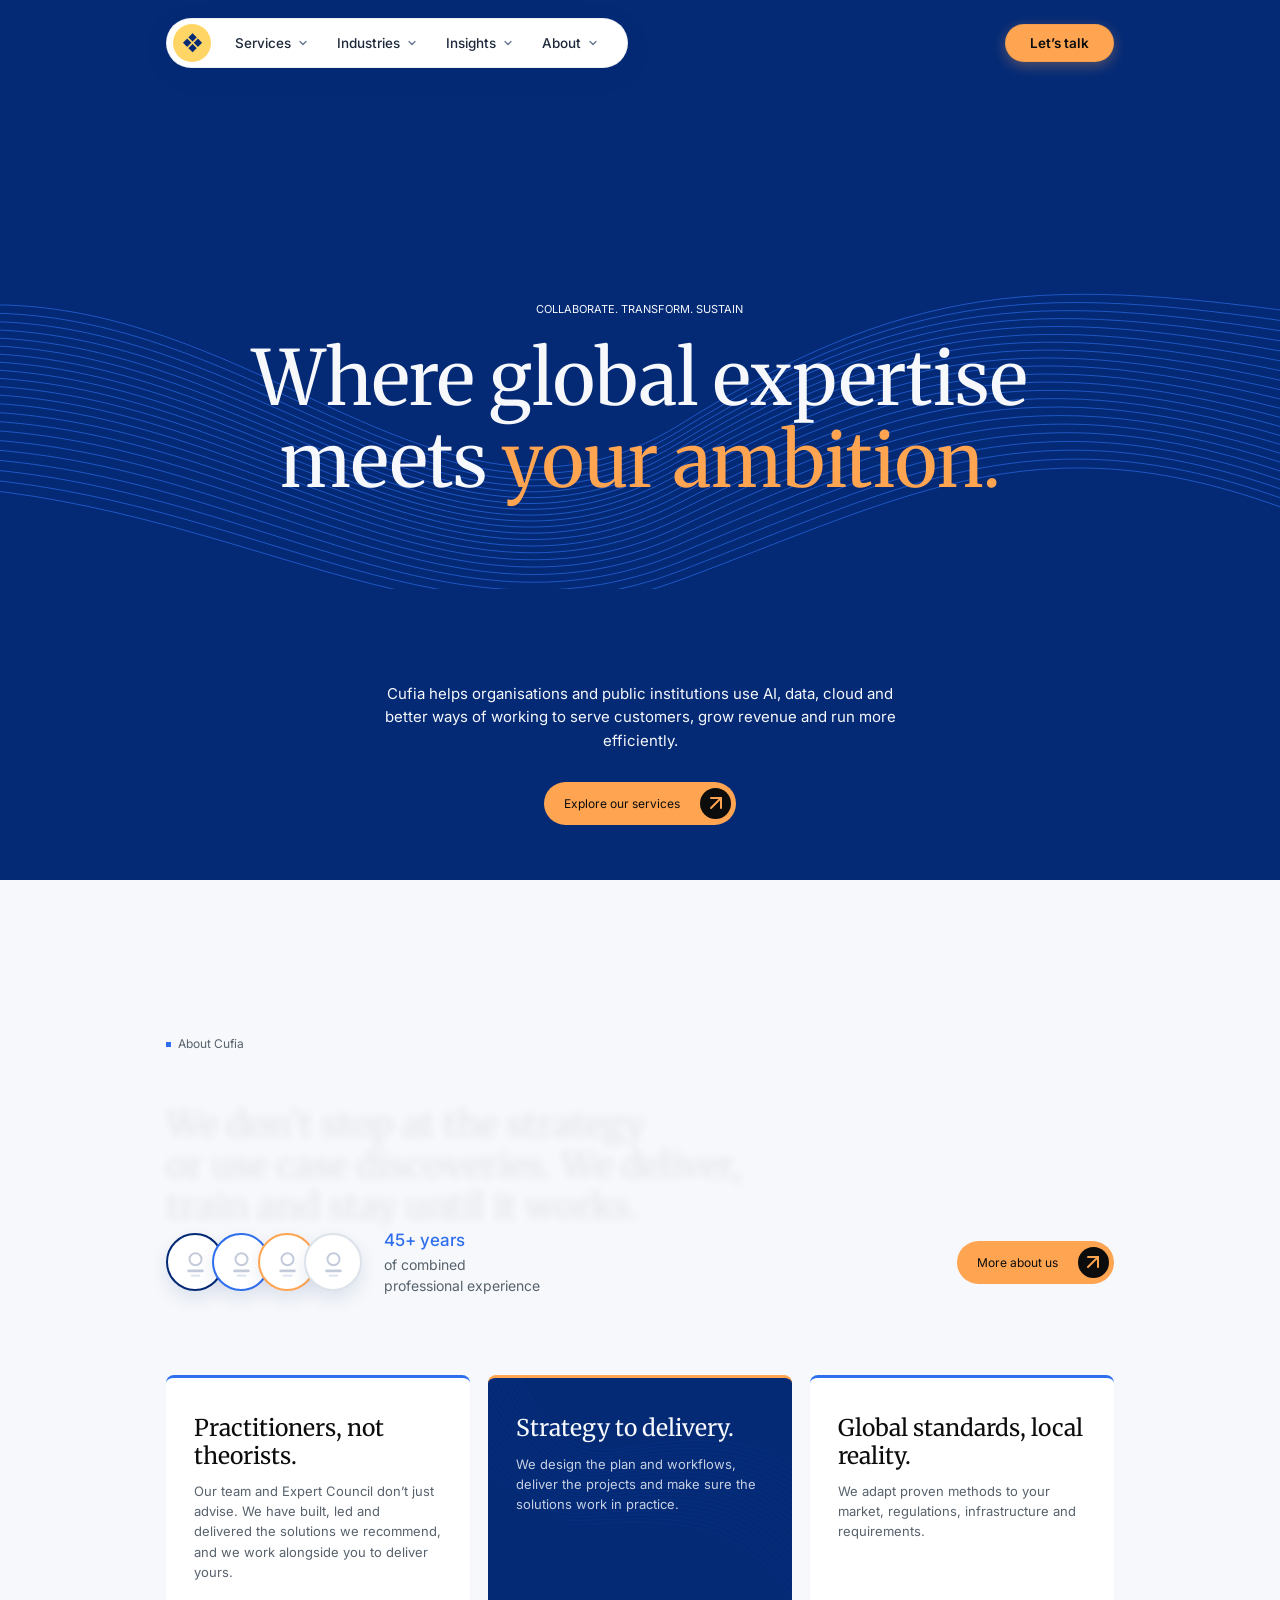
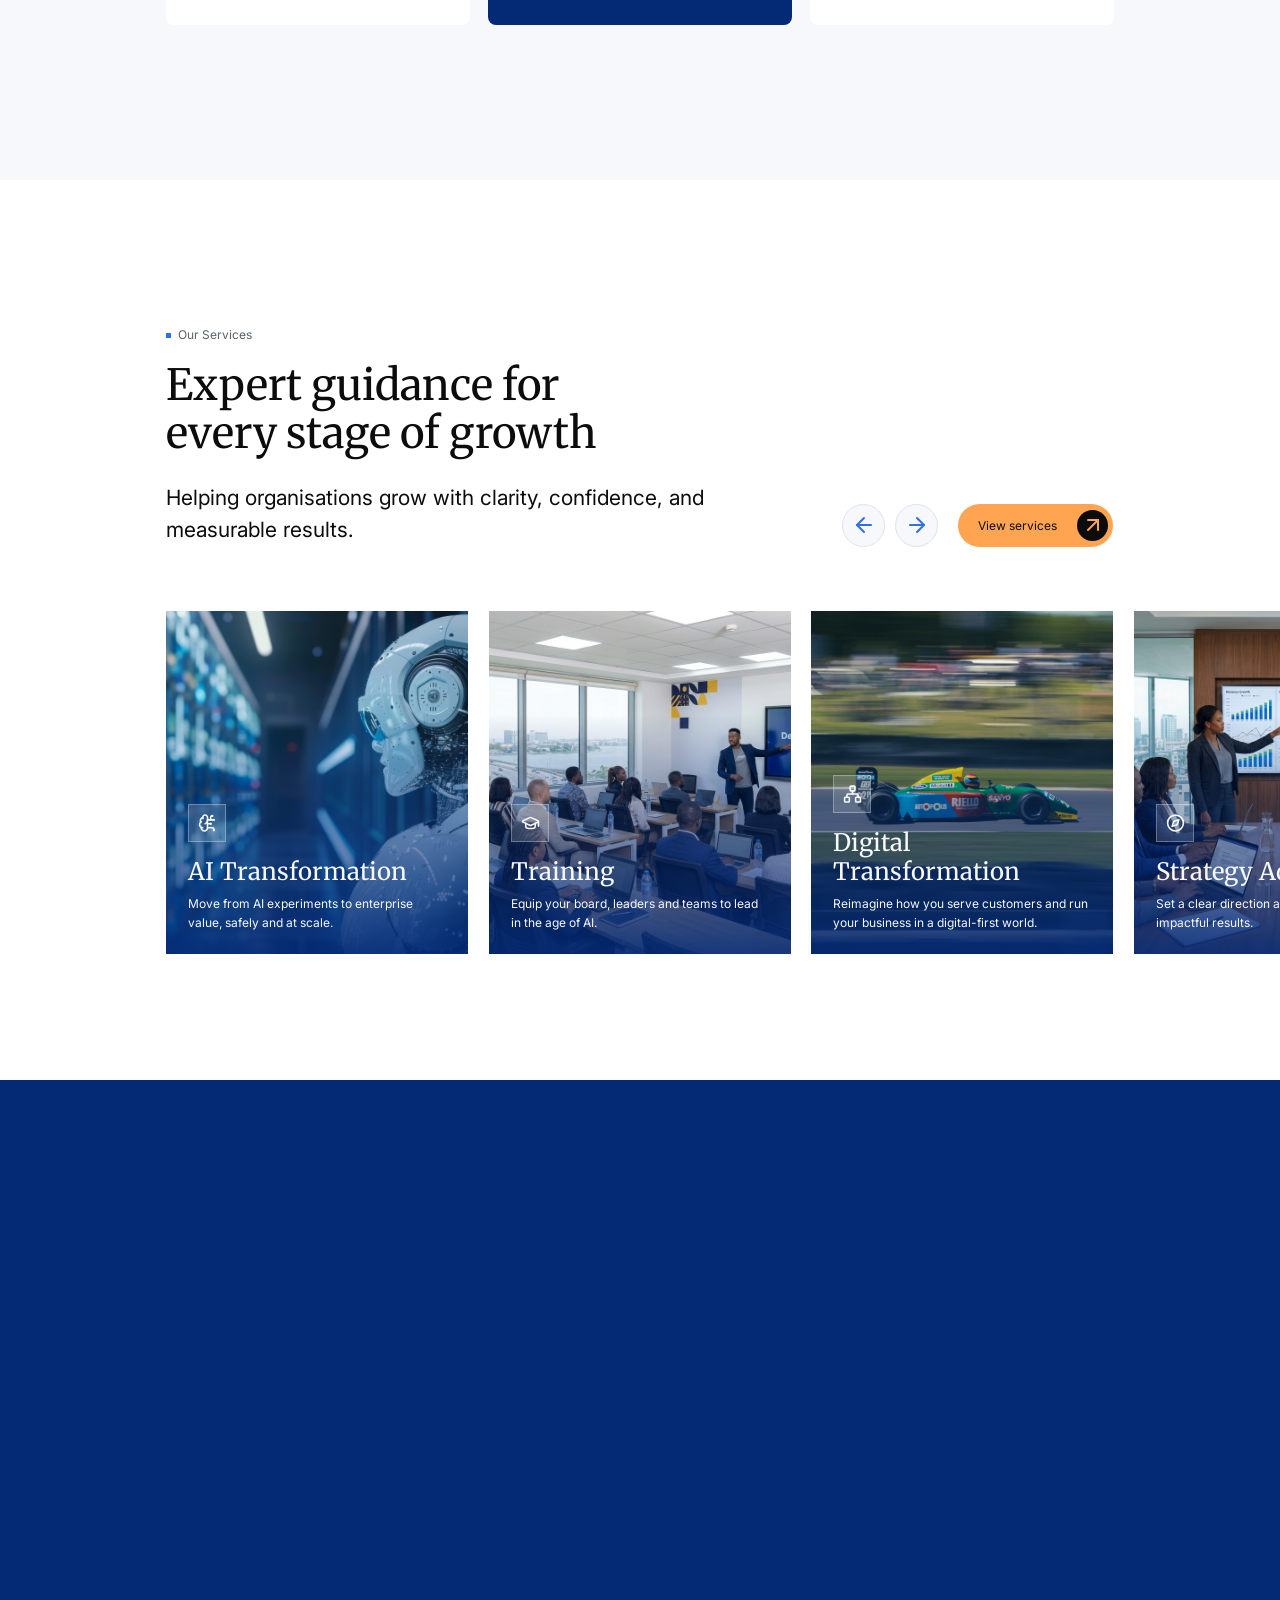
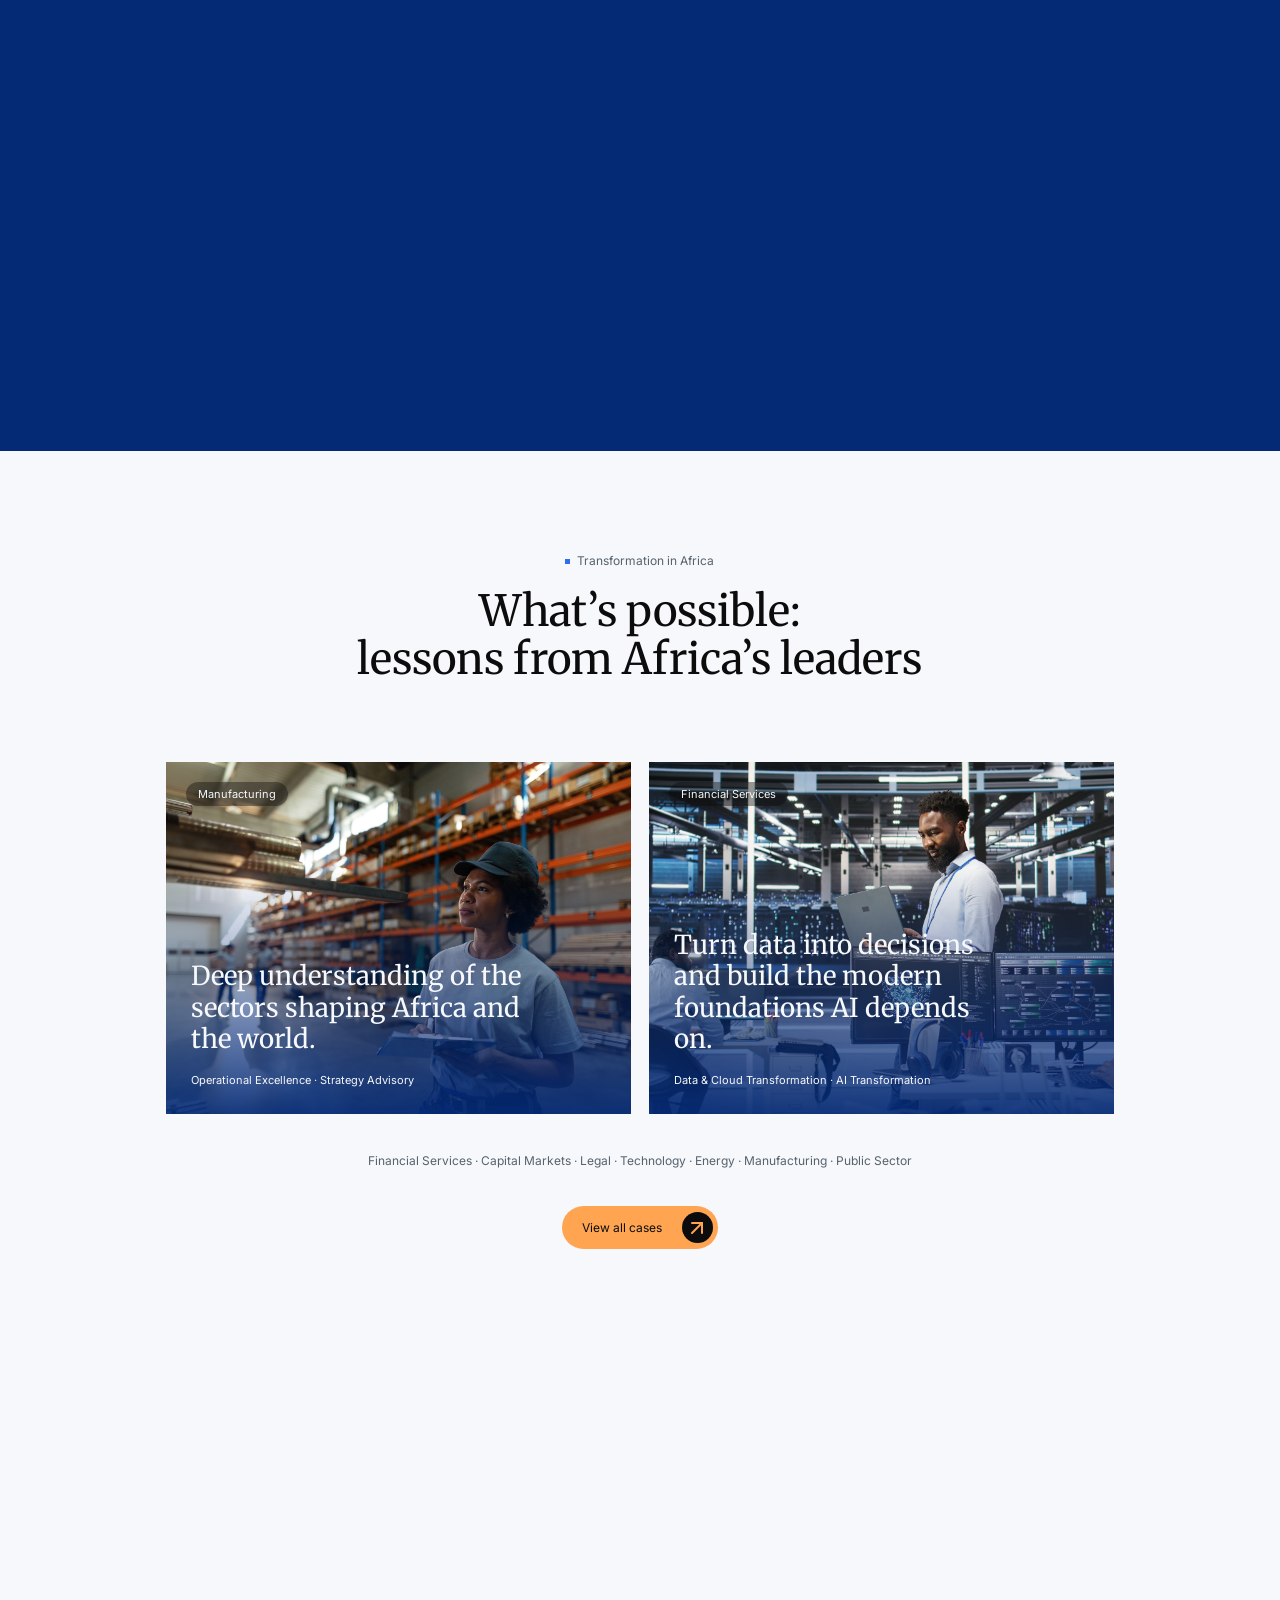
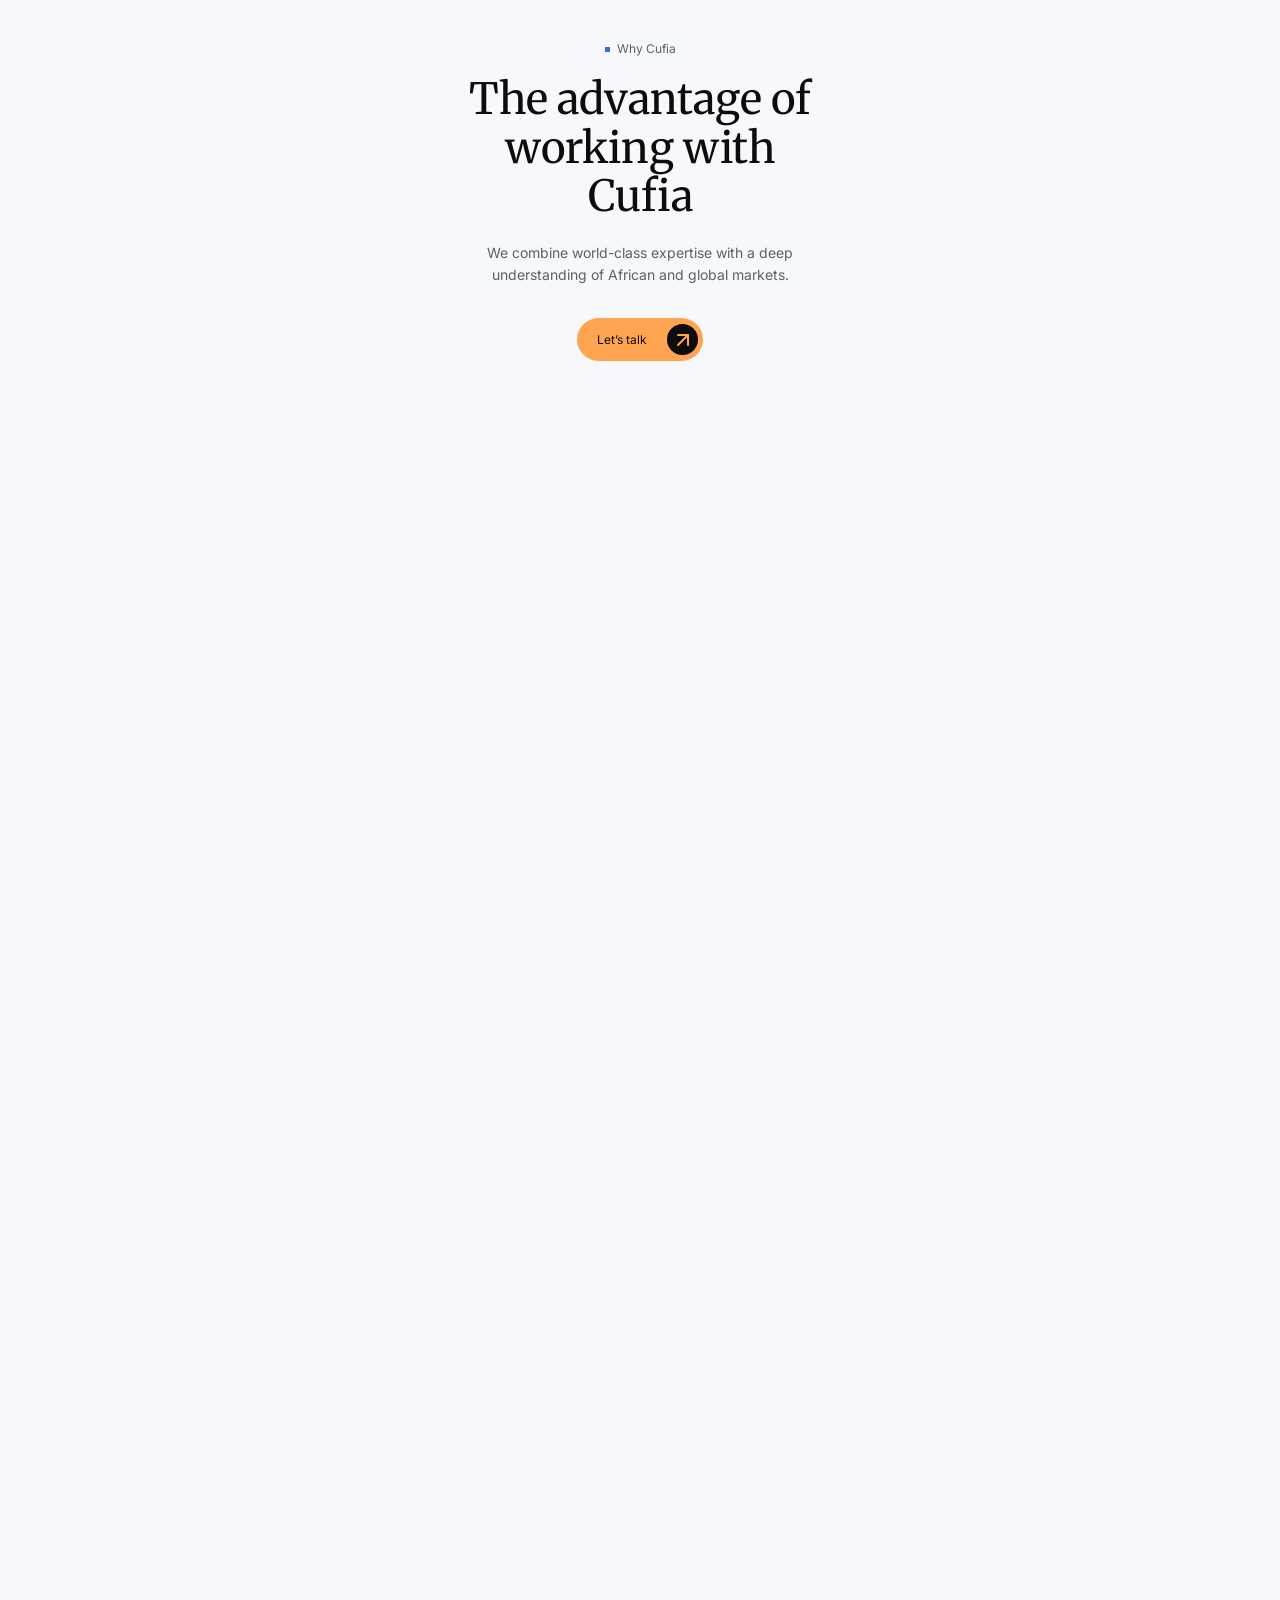
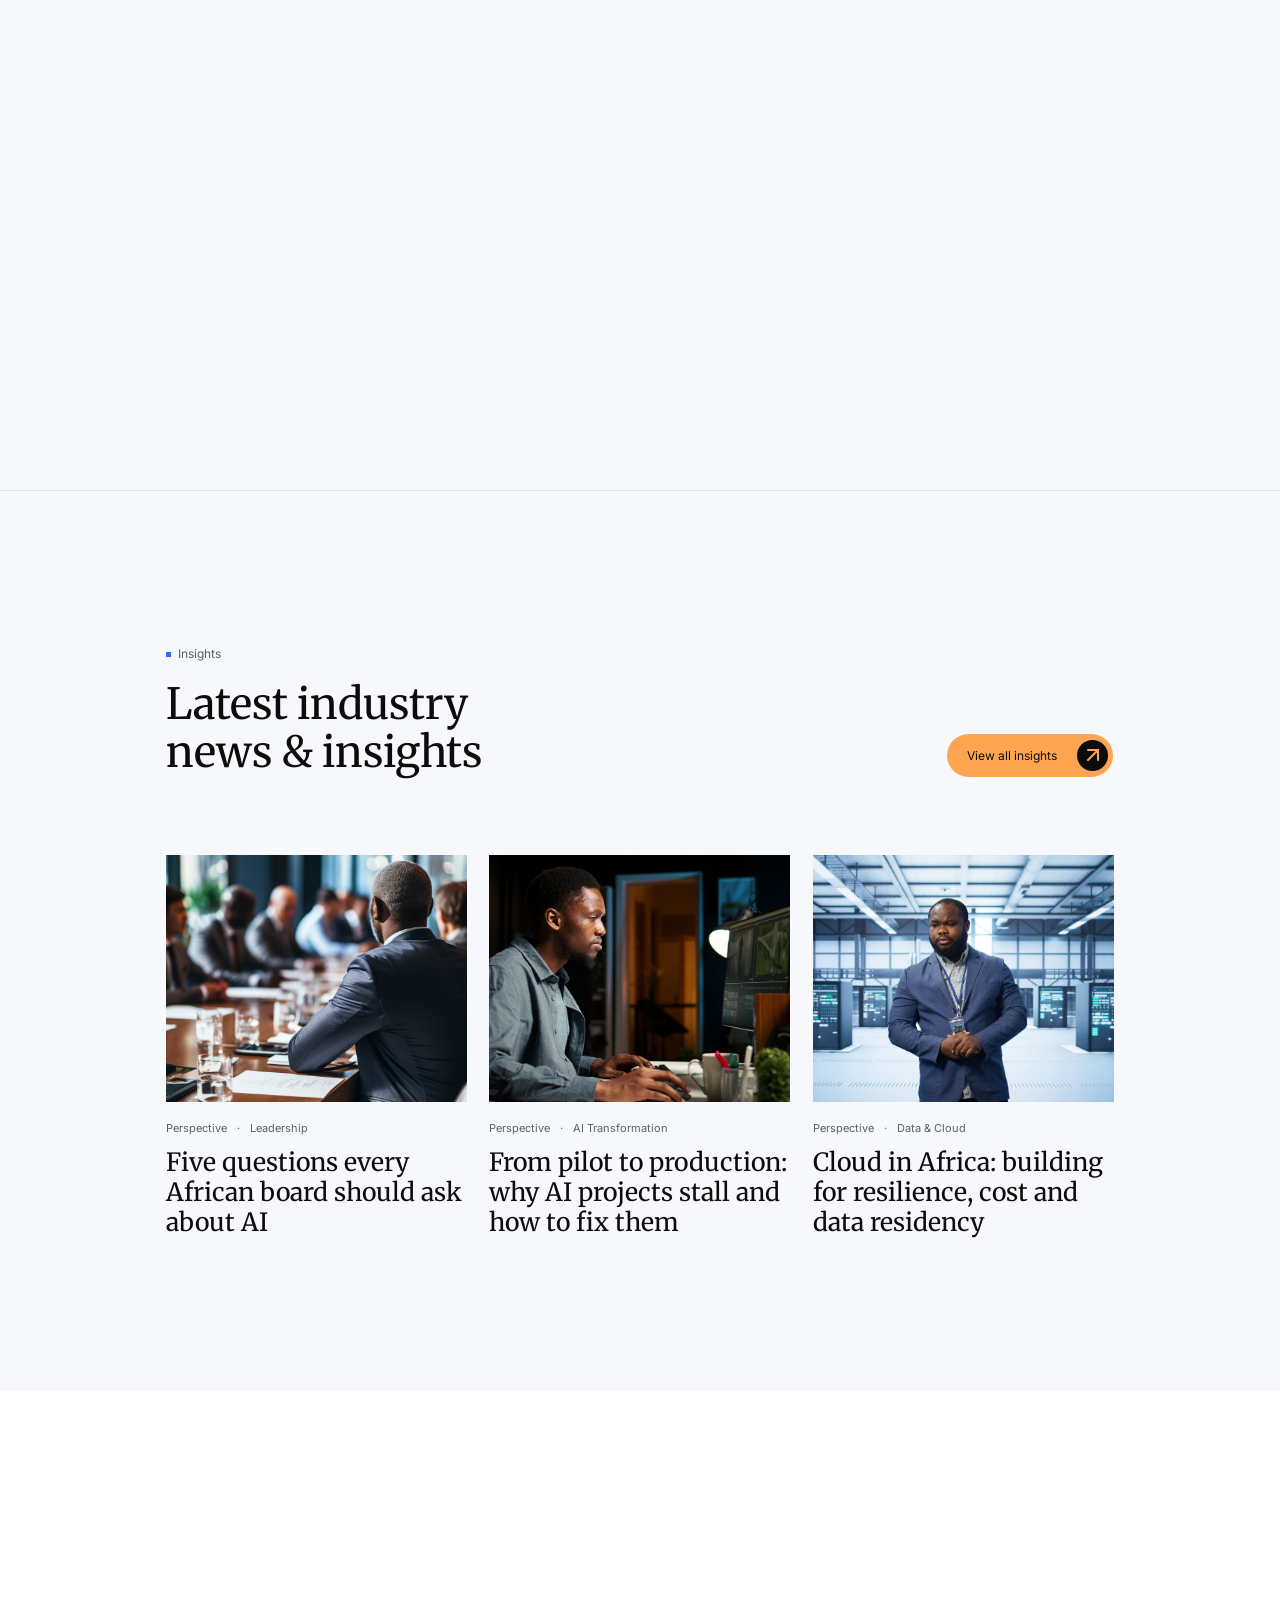
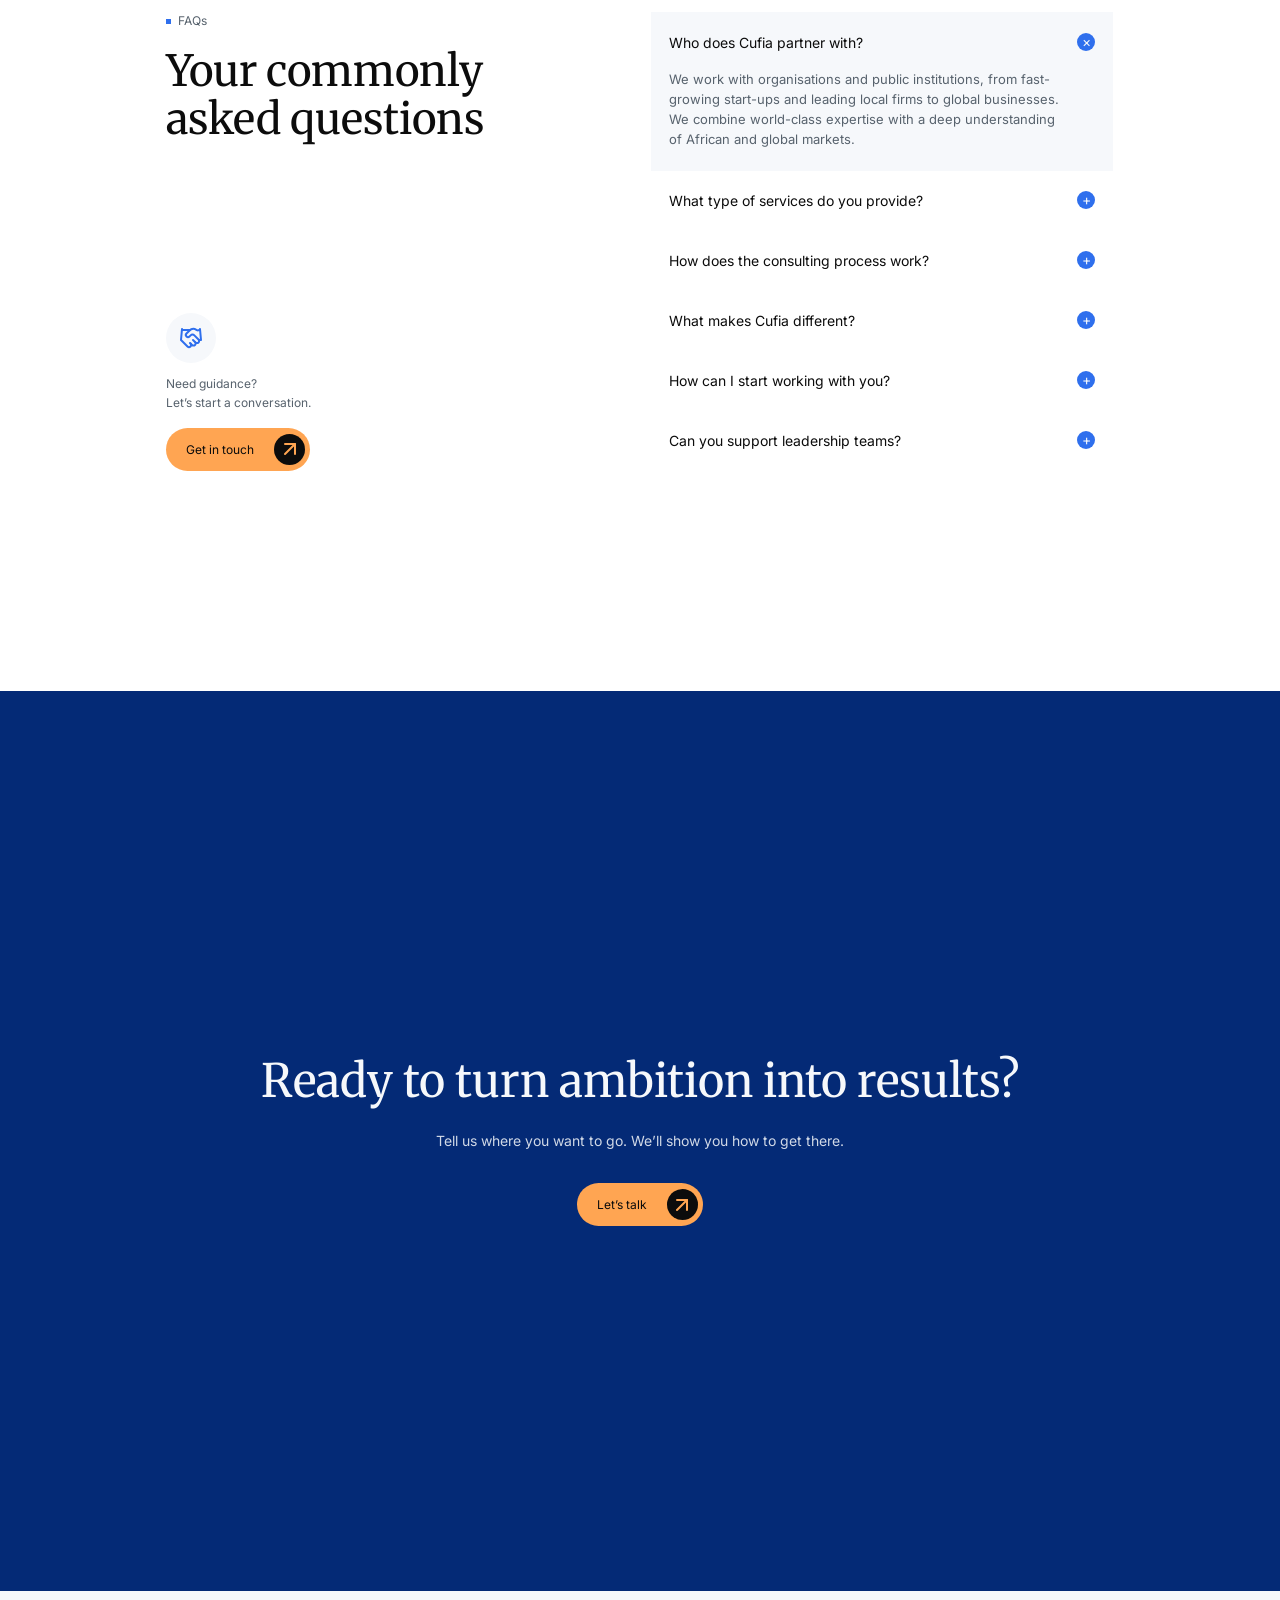
<file: index.html>
<!doctype html>

<html lang="en">
  <head>
    <meta charset="utf-8" />
    <meta content="width=device-width, initial-scale=1" name="viewport" />
    <title>Cufia | Global expertise meets your ambition</title>
    <meta
      content="Cufia helps organisations turn AI, data, cloud and strategy into measurable results."
      name="description"
    />
    <meta
      content="Cufia | Global expertise meets your ambition"
      property="og:title"
    />
    <meta
      content="Collaborate. Transform. Sustain"
      property="og:description"
    />
    <meta content="website" property="og:type" />
    <meta content="summary_large_image" name="twitter:card" />
    <link
      href="https://fonts.googleapis.com/css2?family=Merriweather:ital,wght@0,300;0,400;0,700;0,900;1,400&amp;family=Inter:wght@400;500;600&amp;display=swap"
      rel="stylesheet"
    />
    <link rel="stylesheet" href="styles.css" />
  </head>
  <body>
    <main class="cufia-page" id="top">
      <!-- ==================== HERO SECTION ==================== -->
      <section class="hero-section screen-section">
        <!-- ==================== HEADER & NAVIGATION ==================== -->
        <!-- ==================== FLOATING HEADER & NAVIGATION ==================== -->
        <header class="cufia-navbar-wrapper" id="siteHeader">
          <div class="cufia-navbar-bar wrap">
            <!-- Desktop Floating Nav Capsule (Left Pill) -->
            <div class="cufia-nav-capsule">
              <a aria-label="Cufia home" class="cufia-nav-emblem-btn" href="#top">
                <span class="cufia-emblem-icon">❖</span>
              </a>
              <nav aria-label="Main navigation" class="cufia-desktop-nav-links">
                <button type="button" class="cufia-nav-link-btn" data-menu="services" aria-expanded="false" aria-haspopup="true">
                  <span>Services</span>
                  <svg class="cufia-nav-caret" width="12" height="12" viewBox="0 0 24 24" fill="none" stroke="currentColor" stroke-width="2.5" stroke-linecap="round" stroke-linejoin="round" aria-hidden="true"><path d="m6 9 6 6 6-6"/></svg>
                </button>
                <button type="button" class="cufia-nav-link-btn" data-menu="industries" aria-expanded="false" aria-haspopup="true">
                  <span>Industries</span>
                  <svg class="cufia-nav-caret" width="12" height="12" viewBox="0 0 24 24" fill="none" stroke="currentColor" stroke-width="2.5" stroke-linecap="round" stroke-linejoin="round" aria-hidden="true"><path d="m6 9 6 6 6-6"/></svg>
                </button>
                <button type="button" class="cufia-nav-link-btn" data-menu="insights" aria-expanded="false" aria-haspopup="true">
                  <span>Insights</span>
                  <svg class="cufia-nav-caret" width="12" height="12" viewBox="0 0 24 24" fill="none" stroke="currentColor" stroke-width="2.5" stroke-linecap="round" stroke-linejoin="round" aria-hidden="true"><path d="m6 9 6 6 6-6"/></svg>
                </button>
                <button type="button" class="cufia-nav-link-btn" data-menu="about" aria-expanded="false" aria-haspopup="true">
                  <span>About</span>
                  <svg class="cufia-nav-caret" width="12" height="12" viewBox="0 0 24 24" fill="none" stroke="currentColor" stroke-width="2.5" stroke-linecap="round" stroke-linejoin="round" aria-hidden="true"><path d="m6 9 6 6 6-6"/></svg>
                </button>
              </nav>
            </div>

            <!-- Desktop Floating CTA Pill (Right Side) -->
            <a class="cufia-floating-cta" href="#contact">
              Let’s talk
            </a>

            <!-- Mobile Top Bar (Visible only on mobile/tablet) -->
            <div class="cufia-mobile-bar-left">
              <a aria-label="Cufia home" class="cufia-mobile-logo" href="#top">
                <span class="cufia-emblem-icon">❖</span>
                <span class="cufia-mobile-wordmark">cufia</span>
              </a>
            </div>
            <button type="button" class="cufia-mobile-hamburger" id="mobileMenuOpenBtn" aria-label="Open navigation menu" aria-expanded="false">
              <svg width="24" height="24" viewBox="0 0 24 24" fill="none" stroke="currentColor" stroke-width="2" stroke-linecap="round" stroke-linejoin="round" aria-hidden="true">
                <line x1="4" x2="20" y1="6" y2="6"/>
                <line x1="4" x2="20" y1="12" y2="12"/>
                <line x1="4" x2="20" y1="18" y2="18"/>
              </svg>
            </button>
          </div>

          <!-- ==================== DESKTOP MEGA MENU PANELS ==================== -->
          <div class="cufia-megamenu-dropdown-container wrap">
            <!-- 1. SERVICES MEGA MENU (3-COLUMN INTERACTIVE LAYOUT) -->
            <div class="cufia-megamenu-card" id="megamenu-services" data-panel="services" hidden>
              <div class="cufia-services-3col">
                <!-- Column 1: Services List -->
                <div class="cufia-services-col1">
                  <div class="cufia-mm-heading">SERVICES</div>
                  <div class="cufia-services-navlist" role="tablist">
                    <button type="button" class="cufia-service-tab active" data-service-key="ai-trans" role="tab" aria-selected="true">
                      <span>AI Transformation</span>
                      <svg class="cufia-tab-arrow" width="14" height="14" viewBox="0 0 24 24" fill="none" stroke="currentColor" stroke-width="2.5"><path d="m9 18 6-6-6-6"/></svg>
                    </button>
                    <button type="button" class="cufia-service-tab" data-service-key="training" role="tab" aria-selected="false">
                      <span>Training</span>
                      <svg class="cufia-tab-arrow" width="14" height="14" viewBox="0 0 24 24" fill="none" stroke="currentColor" stroke-width="2.5"><path d="m9 18 6-6-6-6"/></svg>
                    </button>
                    <button type="button" class="cufia-service-tab" data-service-key="digital-trans" role="tab" aria-selected="false">
                      <span>Digital Transformation</span>
                      <svg class="cufia-tab-arrow" width="14" height="14" viewBox="0 0 24 24" fill="none" stroke="currentColor" stroke-width="2.5"><path d="m9 18 6-6-6-6"/></svg>
                    </button>
                    <button type="button" class="cufia-service-tab" data-service-key="ops-excellence" role="tab" aria-selected="false">
                      <span>Operational Excellence</span>
                      <svg class="cufia-tab-arrow" width="14" height="14" viewBox="0 0 24 24" fill="none" stroke="currentColor" stroke-width="2.5"><path d="m9 18 6-6-6-6"/></svg>
                    </button>
                    <button type="button" class="cufia-service-tab" data-service-key="strategy" role="tab" aria-selected="false">
                      <span>Strategy Advisory</span>
                      <svg class="cufia-tab-arrow" width="14" height="14" viewBox="0 0 24 24" fill="none" stroke="currentColor" stroke-width="2.5"><path d="m9 18 6-6-6-6"/></svg>
                    </button>
                    <button type="button" class="cufia-service-tab" data-service-key="data-cloud" role="tab" aria-selected="false">
                      <span>Data &amp; Cloud Transformation</span>
                      <svg class="cufia-tab-arrow" width="14" height="14" viewBox="0 0 24 24" fill="none" stroke="currentColor" stroke-width="2.5"><path d="m9 18 6-6-6-6"/></svg>
                    </button>
                    <button type="button" class="cufia-service-tab" data-service-key="product-mgmt" role="tab" aria-selected="false">
                      <span>Product Management</span>
                      <svg class="cufia-tab-arrow" width="14" height="14" viewBox="0 0 24 24" fill="none" stroke="currentColor" stroke-width="2.5"><path d="m9 18 6-6-6-6"/></svg>
                    </button>
                    <button type="button" class="cufia-service-tab" data-service-key="project-mgmt" role="tab" aria-selected="false">
                      <span>Project Management</span>
                      <svg class="cufia-tab-arrow" width="14" height="14" viewBox="0 0 24 24" fill="none" stroke="currentColor" stroke-width="2.5"><path d="m9 18 6-6-6-6"/></svg>
                    </button>
                  </div>
                  <div class="cufia-col1-bottom">
                    <a href="services.html" class="cufia-view-all-link">
                      <span>View all services</span>
                      <svg width="14" height="14" viewBox="0 0 24 24" fill="none" stroke="currentColor" stroke-width="2.5"><path d="M5 12h14"/><path d="m12 5 7 7-7 7"/></svg>
                    </a>
                  </div>
                </div>

                <!-- Column 2: Sub-categories by Service -->
                <div class="cufia-services-col2">
                  <!-- Panel 1: AI Transformation -->
                  <div class="cufia-subpanel active" id="subpanel-ai-trans" data-service-content="ai-trans">
                    <div class="cufia-subpanel-header">
                      <h3>AI Transformation</h3>
                      <p>Turn artificial intelligence strategy into scalable, governed enterprise capabilities.</p>
                    </div>
                    <ul class="cufia-subcat-list">
                      <li><a href="#service-0"><span>AI Readiness Assessment</span><svg class="cufia-link-arrow" width="13" height="13" viewBox="0 0 24 24" fill="none" stroke="currentColor" stroke-width="2"><path d="M7 17 17 7"/><path d="M7 7h10v10"/></svg></a></li>
                      <li><a href="#service-0"><span>AI Governance &amp; Ethics</span><svg class="cufia-link-arrow" width="13" height="13" viewBox="0 0 24 24" fill="none" stroke="currentColor" stroke-width="2"><path d="M7 17 17 7"/><path d="M7 7h10v10"/></svg></a></li>
                      <li><a href="#service-0"><span>AI Use-Case Discovery</span><svg class="cufia-link-arrow" width="13" height="13" viewBox="0 0 24 24" fill="none" stroke="currentColor" stroke-width="2"><path d="M7 17 17 7"/><path d="M7 7h10v10"/></svg></a></li>
                      <li><a href="#service-0"><span>AI Use-Case Deployment</span><svg class="cufia-link-arrow" width="13" height="13" viewBox="0 0 24 24" fill="none" stroke="currentColor" stroke-width="2"><path d="M7 17 17 7"/><path d="M7 7h10v10"/></svg></a></li>
                      <li><a href="#service-0"><span>Enterprise AI Transformation Strategy</span><svg class="cufia-link-arrow" width="13" height="13" viewBox="0 0 24 24" fill="none" stroke="currentColor" stroke-width="2"><path d="M7 17 17 7"/><path d="M7 7h10v10"/></svg></a></li>
                    </ul>
                  </div>

                  <!-- Panel 2: Training -->
                  <div class="cufia-subpanel" id="subpanel-training" data-service-content="training">
                    <div class="cufia-subpanel-header">
                      <h3>Training</h3>
                      <p>Equip executive teams, boards, and professionals with mission-critical modern competencies.</p>
                    </div>
                    <ul class="cufia-subcat-list">
                      <li><a href="#service-1"><span>AI Board Training</span><svg class="cufia-link-arrow" width="13" height="13" viewBox="0 0 24 24" fill="none" stroke="currentColor" stroke-width="2"><path d="M7 17 17 7"/><path d="M7 7h10v10"/></svg></a></li>
                      <li><a href="#service-1"><span>AI Executive Training</span><svg class="cufia-link-arrow" width="13" height="13" viewBox="0 0 24 24" fill="none" stroke="currentColor" stroke-width="2"><path d="M7 17 17 7"/><path d="M7 7h10v10"/></svg></a></li>
                      <li><a href="#service-1"><span>Skills Development Training</span><svg class="cufia-link-arrow" width="13" height="13" viewBox="0 0 24 24" fill="none" stroke="currentColor" stroke-width="2"><path d="M7 17 17 7"/><path d="M7 7h10v10"/></svg></a></li>
                      <li><a href="#service-1"><span>Leadership &amp; Management Training</span><svg class="cufia-link-arrow" width="13" height="13" viewBox="0 0 24 24" fill="none" stroke="currentColor" stroke-width="2"><path d="M7 17 17 7"/><path d="M7 7h10v10"/></svg></a></li>
                    </ul>
                  </div>

                  <!-- Panel 3: Digital Transformation -->
                  <div class="cufia-subpanel" id="subpanel-digital-trans" data-service-content="digital-trans">
                    <div class="cufia-subpanel-header">
                      <h3>Digital Transformation</h3>
                      <p>Architect modern operating architectures, customer experiences, and digital platforms.</p>
                    </div>
                    <ul class="cufia-subcat-list">
                      <li><a href="#service-2"><span>Digital Strategy</span><svg class="cufia-link-arrow" width="13" height="13" viewBox="0 0 24 24" fill="none" stroke="currentColor" stroke-width="2"><path d="M7 17 17 7"/><path d="M7 7h10v10"/></svg></a></li>
                      <li><a href="#service-2"><span>Digital Operating Model</span><svg class="cufia-link-arrow" width="13" height="13" viewBox="0 0 24 24" fill="none" stroke="currentColor" stroke-width="2"><path d="M7 17 17 7"/><path d="M7 7h10v10"/></svg></a></li>
                      <li><a href="#service-2"><span>Products &amp; Platforms Digitalisation</span><svg class="cufia-link-arrow" width="13" height="13" viewBox="0 0 24 24" fill="none" stroke="currentColor" stroke-width="2"><path d="M7 17 17 7"/><path d="M7 7h10v10"/></svg></a></li>
                      <li><a href="#service-2"><span>Customer Experience (CX)</span><svg class="cufia-link-arrow" width="13" height="13" viewBox="0 0 24 24" fill="none" stroke="currentColor" stroke-width="2"><path d="M7 17 17 7"/><path d="M7 7h10v10"/></svg></a></li>
                      <li><a href="#service-2"><span>Technology Transformation</span><svg class="cufia-link-arrow" width="13" height="13" viewBox="0 0 24 24" fill="none" stroke="currentColor" stroke-width="2"><path d="M7 17 17 7"/><path d="M7 7h10v10"/></svg></a></li>
                    </ul>
                  </div>

                  <!-- Panel 4: Operational Excellence -->
                  <div class="cufia-subpanel" id="subpanel-ops-excellence" data-service-content="ops-excellence">
                    <div class="cufia-subpanel-header">
                      <h3>Operational Excellence</h3>
                      <p>Streamline core processes, unlock lean efficiencies, and automate enterprise workflows.</p>
                    </div>
                    <ul class="cufia-subcat-list">
                      <li><a href="#service-4"><span>Process Transformation</span><svg class="cufia-link-arrow" width="13" height="13" viewBox="0 0 24 24" fill="none" stroke="currentColor" stroke-width="2"><path d="M7 17 17 7"/><path d="M7 7h10v10"/></svg></a></li>
                      <li><a href="#service-4"><span>Operating Model Transformation</span><svg class="cufia-link-arrow" width="13" height="13" viewBox="0 0 24 24" fill="none" stroke="currentColor" stroke-width="2"><path d="M7 17 17 7"/><path d="M7 7h10v10"/></svg></a></li>
                      <li><a href="#service-4"><span>Performance &amp; Productivity</span><svg class="cufia-link-arrow" width="13" height="13" viewBox="0 0 24 24" fill="none" stroke="currentColor" stroke-width="2"><path d="M7 17 17 7"/><path d="M7 7h10v10"/></svg></a></li>
                      <li><a href="#service-4"><span>Process Automation</span><svg class="cufia-link-arrow" width="13" height="13" viewBox="0 0 24 24" fill="none" stroke="currentColor" stroke-width="2"><path d="M7 17 17 7"/><path d="M7 7h10v10"/></svg></a></li>
                      <li><a href="#service-4"><span>Continuous Improvement</span><svg class="cufia-link-arrow" width="13" height="13" viewBox="0 0 24 24" fill="none" stroke="currentColor" stroke-width="2"><path d="M7 17 17 7"/><path d="M7 7h10v10"/></svg></a></li>
                    </ul>
                  </div>

                  <!-- Panel 5: Strategy Advisory -->
                  <div class="cufia-subpanel" id="subpanel-strategy" data-service-content="strategy">
                    <div class="cufia-subpanel-header">
                      <h3>Strategy Advisory</h3>
                      <p>Bridge high-altitude vision and concrete execution with grounded, actionable roadmaps.</p>
                    </div>
                    <ul class="cufia-subcat-list">
                      <li><a href="#service-3"><span>Corporate &amp; Business Strategy</span><svg class="cufia-link-arrow" width="13" height="13" viewBox="0 0 24 24" fill="none" stroke="currentColor" stroke-width="2"><path d="M7 17 17 7"/><path d="M7 7h10v10"/></svg></a></li>
                      <li><a href="#service-3"><span>Growth &amp; Market Entry</span><svg class="cufia-link-arrow" width="13" height="13" viewBox="0 0 24 24" fill="none" stroke="currentColor" stroke-width="2"><path d="M7 17 17 7"/><path d="M7 7h10v10"/></svg></a></li>
                      <li><a href="#service-3"><span>Customer Strategy</span><svg class="cufia-link-arrow" width="13" height="13" viewBox="0 0 24 24" fill="none" stroke="currentColor" stroke-width="2"><path d="M7 17 17 7"/><path d="M7 7h10v10"/></svg></a></li>
                      <li><a href="#service-3"><span>Innovation Strategy</span><svg class="cufia-link-arrow" width="13" height="13" viewBox="0 0 24 24" fill="none" stroke="currentColor" stroke-width="2"><path d="M7 17 17 7"/><path d="M7 7h10v10"/></svg></a></li>
                      <li><a href="#service-3"><span>Strategy Implementation</span><svg class="cufia-link-arrow" width="13" height="13" viewBox="0 0 24 24" fill="none" stroke="currentColor" stroke-width="2"><path d="M7 17 17 7"/><path d="M7 7h10v10"/></svg></a></li>
                    </ul>
                  </div>

                  <!-- Panel 6: Data & Cloud -->
                  <div class="cufia-subpanel" id="subpanel-data-cloud" data-service-content="data-cloud">
                    <div class="cufia-subpanel-header">
                      <h3>Data &amp; Cloud Transformation</h3>
                      <p>Build elastic, future-ready infrastructure and trustworthy data pipelines.</p>
                    </div>
                    <ul class="cufia-subcat-list">
                      <li><a href="#service-5"><span>Data Strategy</span><svg class="cufia-link-arrow" width="13" height="13" viewBox="0 0 24 24" fill="none" stroke="currentColor" stroke-width="2"><path d="M7 17 17 7"/><path d="M7 7h10v10"/></svg></a></li>
                      <li><a href="#service-5"><span>Data Governance</span><svg class="cufia-link-arrow" width="13" height="13" viewBox="0 0 24 24" fill="none" stroke="currentColor" stroke-width="2"><path d="M7 17 17 7"/><path d="M7 7h10v10"/></svg></a></li>
                      <li><a href="#service-5"><span>Analytics &amp; BI</span><svg class="cufia-link-arrow" width="13" height="13" viewBox="0 0 24 24" fill="none" stroke="currentColor" stroke-width="2"><path d="M7 17 17 7"/><path d="M7 7h10v10"/></svg></a></li>
                      <li><a href="#service-5"><span>Cloud Strategy</span><svg class="cufia-link-arrow" width="13" height="13" viewBox="0 0 24 24" fill="none" stroke="currentColor" stroke-width="2"><path d="M7 17 17 7"/><path d="M7 7h10v10"/></svg></a></li>
                      <li><a href="#service-5"><span>Cloud Migration &amp; Modernisation</span><svg class="cufia-link-arrow" width="13" height="13" viewBox="0 0 24 24" fill="none" stroke="currentColor" stroke-width="2"><path d="M7 17 17 7"/><path d="M7 7h10v10"/></svg></a></li>
                      <li><a href="#service-5"><span>Data &amp; AI Infrastructure</span><svg class="cufia-link-arrow" width="13" height="13" viewBox="0 0 24 24" fill="none" stroke="currentColor" stroke-width="2"><path d="M7 17 17 7"/><path d="M7 7h10v10"/></svg></a></li>
                    </ul>
                  </div>

                  <!-- Panel 7: Product Management -->
                  <div class="cufia-subpanel" id="subpanel-product-mgmt" data-service-content="product-mgmt">
                    <div class="cufia-subpanel-header">
                      <h3>Product Management</h3>
                      <p>Accelerate discovery, validate value propositions, and institute high-performing product squads.</p>
                    </div>
                    <ul class="cufia-subcat-list">
                      <li><a href="#service-6"><span>Product Strategy</span><svg class="cufia-link-arrow" width="13" height="13" viewBox="0 0 24 24" fill="none" stroke="currentColor" stroke-width="2"><path d="M7 17 17 7"/><path d="M7 7h10v10"/></svg></a></li>
                      <li><a href="#service-6"><span>Product Discovery</span><svg class="cufia-link-arrow" width="13" height="13" viewBox="0 0 24 24" fill="none" stroke="currentColor" stroke-width="2"><path d="M7 17 17 7"/><path d="M7 7h10v10"/></svg></a></li>
                      <li><a href="#service-6"><span>Digital Product Development</span><svg class="cufia-link-arrow" width="13" height="13" viewBox="0 0 24 24" fill="none" stroke="currentColor" stroke-width="2"><path d="M7 17 17 7"/><path d="M7 7h10v10"/></svg></a></li>
                      <li><a href="#service-6"><span>Product Operating Model</span><svg class="cufia-link-arrow" width="13" height="13" viewBox="0 0 24 24" fill="none" stroke="currentColor" stroke-width="2"><path d="M7 17 17 7"/><path d="M7 7h10v10"/></svg></a></li>
                      <li><a href="#service-6"><span>Product Leadership Support</span><svg class="cufia-link-arrow" width="13" height="13" viewBox="0 0 24 24" fill="none" stroke="currentColor" stroke-width="2"><path d="M7 17 17 7"/><path d="M7 7h10v10"/></svg></a></li>
                    </ul>
                  </div>

                  <!-- Panel 8: Project Management -->
                  <div class="cufia-subpanel" id="subpanel-project-mgmt" data-service-content="project-mgmt">
                    <div class="cufia-subpanel-header">
                      <h3>Project Management</h3>
                      <p>Deliver complex, business-critical initiatives with disciplined PMO governance and agile velocity.</p>
                    </div>
                    <ul class="cufia-subcat-list">
                      <li><a href="#service-7"><span>Portfolio &amp; PMO Set-up</span><svg class="cufia-link-arrow" width="13" height="13" viewBox="0 0 24 24" fill="none" stroke="currentColor" stroke-width="2"><path d="M7 17 17 7"/><path d="M7 7h10v10"/></svg></a></li>
                      <li><a href="#service-7"><span>Programme &amp; Project Delivery</span><svg class="cufia-link-arrow" width="13" height="13" viewBox="0 0 24 24" fill="none" stroke="currentColor" stroke-width="2"><path d="M7 17 17 7"/><path d="M7 7h10v10"/></svg></a></li>
                      <li><a href="#service-7"><span>Agile Transformation</span><svg class="cufia-link-arrow" width="13" height="13" viewBox="0 0 24 24" fill="none" stroke="currentColor" stroke-width="2"><path d="M7 17 17 7"/><path d="M7 7h10v10"/></svg></a></li>
                      <li><a href="#service-7"><span>Project Recovery</span><svg class="cufia-link-arrow" width="13" height="13" viewBox="0 0 24 24" fill="none" stroke="currentColor" stroke-width="2"><path d="M7 17 17 7"/><path d="M7 7h10v10"/></svg></a></li>
                      <li><a href="#service-7"><span>Benefits Realisation</span><svg class="cufia-link-arrow" width="13" height="13" viewBox="0 0 24 24" fill="none" stroke="currentColor" stroke-width="2"><path d="M7 17 17 7"/><path d="M7 7h10v10"/></svg></a></li>
                    </ul>
                  </div>
                </div>

                <!-- Column 3: Featured Image / Resource Card (Dynamic per service) -->
                <div class="cufia-services-col3">
                  <div class="cufia-mm-heading">FEATURED SPOTLIGHT</div>
                  
                  <!-- Card for AI Transformation -->
                  <div class="cufia-feature-card active" data-feature-content="ai-trans">
                    <div class="cufia-feature-card-media">
                      <img src="AI Transformation.jpeg" alt="Enterprise AI Transformation" loading="lazy">
                    </div>
                    <div class="cufia-feature-card-body">
                      <span class="cufia-feature-tag">CASE SPOTLIGHT</span>
                      <h4>Enterprise AI Readiness at Scale</h4>
                      <p>How global enterprises navigate compliance, safety, and measurable operational ROI.</p>
                      <a href="#service-0" class="cufia-feature-cta">Explore capabilities &rarr;</a>
                    </div>
                  </div>

                  <!-- Card for Training -->
                  <div class="cufia-feature-card" data-feature-content="training">
                    <div class="cufia-feature-card-media">
                      <img src="AI Training.jpg" alt="Executive Training" loading="lazy">
                    </div>
                    <div class="cufia-feature-card-body">
                      <span class="cufia-feature-tag">LEADERSHIP PROGRAM</span>
                      <h4>Executive &amp; Board Fluency</h4>
                      <p>Hands-on workshops transforming leaders into confident technology stewards.</p>
                      <a href="#service-1" class="cufia-feature-cta">Learn about training &rarr;</a>
                    </div>
                  </div>

                  <!-- Card for Digital Transformation -->
                  <div class="cufia-feature-card" data-feature-content="digital-trans">
                    <div class="cufia-feature-card-media">
                      <img src="Digital Transformation.jpg" alt="Digital Transformation" loading="lazy">
                    </div>
                    <div class="cufia-feature-card-body">
                      <span class="cufia-feature-tag">OPERATING MODEL</span>
                      <h4>Omnichannel Architecture</h4>
                      <p>Connecting legacy systems with reactive customer touchpoints.</p>
                      <a href="#service-2" class="cufia-feature-cta">View case studies &rarr;</a>
                    </div>
                  </div>

                  <!-- Card for Operational Excellence -->
                  <div class="cufia-feature-card" data-feature-content="ops-excellence">
                    <div class="cufia-feature-card-media">
                      <img src="Operations.jpg" alt="Operational Excellence" loading="lazy">
                    </div>
                    <div class="cufia-feature-card-body">
                      <span class="cufia-feature-tag">EFFICIENCY &amp; LEAN</span>
                      <h4>Process Automation &amp; Velocity</h4>
                      <p>Eliminating bottlenecks to expand capacity and operational resilience.</p>
                      <a href="#service-4" class="cufia-feature-cta">Explore operations &rarr;</a>
                    </div>
                  </div>

                  <!-- Card for Strategy Advisory -->
                  <div class="cufia-feature-card" data-feature-content="strategy">
                    <div class="cufia-feature-card-media">
                      <img src="Strategy Advisory.jpg" alt="Strategy Advisory" loading="lazy">
                    </div>
                    <div class="cufia-feature-card-body">
                      <span class="cufia-feature-tag">STRATEGIC GROWTH</span>
                      <h4>Market Entry &amp; Horizon 3 Vision</h4>
                      <p>Navigating high-growth African and emerging market ecosystems.</p>
                      <a href="#service-3" class="cufia-feature-cta">Read strategy brief &rarr;</a>
                    </div>
                  </div>

                  <!-- Card for Data & Cloud -->
                  <div class="cufia-feature-card" data-feature-content="data-cloud">
                    <div class="cufia-feature-card-media">
                      <img src="Cloud.jpg" alt="Data and Cloud" loading="lazy">
                    </div>
                    <div class="cufia-feature-card-body">
                      <span class="cufia-feature-tag">CLOUD INFRASTRUCTURE</span>
                      <h4>Modern Data Governance</h4>
                      <p>Building trusted data lakes, automated compliance, and scalable AI infrastructure.</p>
                      <a href="#service-5" class="cufia-feature-cta">Discover architecture &rarr;</a>
                    </div>
                  </div>

                  <!-- Card for Product Management -->
                  <div class="cufia-feature-card" data-feature-content="product-mgmt">
                    <div class="cufia-feature-card-media">
                      <img src="Product Management.jpg" alt="Product Management" loading="lazy">
                    </div>
                    <div class="cufia-feature-card-body">
                      <span class="cufia-feature-tag">PRODUCT LEADERSHIP</span>
                      <h4>Discovery to Delivery Engine</h4>
                      <p>Embedding customer discovery loops directly into release cadences.</p>
                      <a href="#service-6" class="cufia-feature-cta">See product playbooks &rarr;</a>
                    </div>
                  </div>

                  <!-- Card for Project Management -->
                  <div class="cufia-feature-card" data-feature-content="project-mgmt">
                    <div class="cufia-feature-card-media">
                      <img src="Project Management.jpg" alt="Project Management" loading="lazy">
                    </div>
                    <div class="cufia-feature-card-body">
                      <span class="cufia-feature-tag">PMO &amp; EXECUTION</span>
                      <h4>Guaranteed Programme Delivery</h4>
                      <p>Orchestrating complex vendor landscapes, timelines, and measurable milestones.</p>
                      <a href="#service-7" class="cufia-feature-cta">Explore PMO frameworks &rarr;</a>
                    </div>
                  </div>
                </div>
              </div>
            </div>

            <!-- 2. INDUSTRIES DROPDOWN CARD -->
            <div class="cufia-megamenu-card" id="megamenu-industries" data-panel="industries" hidden>
              <div class="cufia-dropdown-grid cufia-industries-grid">
                <!-- Left Editorial Box -->
                <div class="cufia-editorial-col">
                  <h3>Specialised expertise for your industry's pivotal challenges.</h3>
                  <p>Our cross-functional teams bring deep domain pedigree across regulated financial markets, technology enterprises, and public institutions.</p>
                  <a href="#industries" class="cufia-editorial-link">View all industries &rarr;</a>
                </div>

                <!-- Middle Columns: Industries List -->
                <div class="cufia-dropdown-navcols">
                  <div class="cufia-nav-col">
                    <div class="cufia-mm-heading">KEY SECTORS</div>
                    <ul class="cufia-subcat-list">
                      <li><a href="#industries"><span>Financial Services</span><svg class="cufia-link-arrow" width="13" height="13" viewBox="0 0 24 24" fill="none" stroke="currentColor" stroke-width="2"><path d="M7 17 17 7"/><path d="M7 7h10v10"/></svg></a></li>
                      <li><a href="#industries"><span>Capital Markets</span><svg class="cufia-link-arrow" width="13" height="13" viewBox="0 0 24 24" fill="none" stroke="currentColor" stroke-width="2"><path d="M7 17 17 7"/><path d="M7 7h10v10"/></svg></a></li>
                      <li><a href="#industries"><span>Legal &amp; Professional</span><svg class="cufia-link-arrow" width="13" height="13" viewBox="0 0 24 24" fill="none" stroke="currentColor" stroke-width="2"><path d="M7 17 17 7"/><path d="M7 7h10v10"/></svg></a></li>
                      <li><a href="#industries"><span>Technology &amp; SaaS</span><svg class="cufia-link-arrow" width="13" height="13" viewBox="0 0 24 24" fill="none" stroke="currentColor" stroke-width="2"><path d="M7 17 17 7"/><path d="M7 7h10v10"/></svg></a></li>
                    </ul>
                  </div>
                  <div class="cufia-nav-col">
                    <div class="cufia-mm-heading">MORE SECTORS</div>
                    <ul class="cufia-subcat-list">
                      <li><a href="#industries"><span>Energy &amp; Utilities</span><svg class="cufia-link-arrow" width="13" height="13" viewBox="0 0 24 24" fill="none" stroke="currentColor" stroke-width="2"><path d="M7 17 17 7"/><path d="M7 7h10v10"/></svg></a></li>
                      <li><a href="#industries"><span>Manufacturing &amp; Logistics</span><svg class="cufia-link-arrow" width="13" height="13" viewBox="0 0 24 24" fill="none" stroke="currentColor" stroke-width="2"><path d="M7 17 17 7"/><path d="M7 7h10v10"/></svg></a></li>
                      <li><a href="#industries"><span>Public Sector &amp; NGOs</span><svg class="cufia-link-arrow" width="13" height="13" viewBox="0 0 24 24" fill="none" stroke="currentColor" stroke-width="2"><path d="M7 17 17 7"/><path d="M7 7h10v10"/></svg></a></li>
                      <li><a href="#industries"><span>Corporate Services &amp; Others</span><svg class="cufia-link-arrow" width="13" height="13" viewBox="0 0 24 24" fill="none" stroke="currentColor" stroke-width="2"><path d="M7 17 17 7"/><path d="M7 7h10v10"/></svg></a></li>
                    </ul>
                  </div>
                </div>

                <!-- Right Column: Featured Sector Spotlight -->
                <div class="cufia-dropdown-feature-col">
                  <div class="cufia-mm-heading">FEATURED SECTOR</div>
                  <div class="cufia-feature-card static-card">
                    <div class="cufia-feature-card-media">
                      <img src="Industry.jpg" alt="Financial Services and Industry" loading="lazy">
                    </div>
                    <div class="cufia-feature-card-body">
                      <span class="cufia-feature-tag">FINANCIAL SERVICES</span>
                      <h4>Core Banking Modernisation in Africa</h4>
                      <p>Transforming payment rails, cross-border remittances, and real-time fraud mitigation.</p>
                      <a href="#industries" class="cufia-feature-cta">Read industry overview &rarr;</a>
                    </div>
                  </div>
                </div>
              </div>
            </div>

            <!-- 3. INSIGHTS DROPDOWN CARD -->
            <div class="cufia-megamenu-card" id="megamenu-insights" data-panel="insights" hidden>
              <div class="cufia-dropdown-grid cufia-insights-grid">
                <div class="cufia-dropdown-navcols">
                  <div class="cufia-nav-col">
                    <div class="cufia-mm-heading">CASE STUDIES</div>
                    <ul class="cufia-subcat-list">
                      <li><a href="#case-studies"><span>Transformation in Africa Series</span><svg class="cufia-link-arrow" width="13" height="13" viewBox="0 0 24 24" fill="none" stroke="currentColor" stroke-width="2"><path d="M7 17 17 7"/><path d="M7 7h10v10"/></svg></a></li>
                      <li><a href="#case-studies"><span>Tier-1 Bank AI Deployment</span><svg class="cufia-link-arrow" width="13" height="13" viewBox="0 0 24 24" fill="none" stroke="currentColor" stroke-width="2"><path d="M7 17 17 7"/><path d="M7 7h10v10"/></svg></a></li>
                      <li><a href="#case-studies"><span>Public Sector Digital Modernisation</span><svg class="cufia-link-arrow" width="13" height="13" viewBox="0 0 24 24" fill="none" stroke="currentColor" stroke-width="2"><path d="M7 17 17 7"/><path d="M7 7h10v10"/></svg></a></li>
                    </ul>
                  </div>
                  <div class="cufia-nav-col">
                    <div class="cufia-mm-heading">ARTICLES &amp; PERSPECTIVES</div>
                    <ul class="cufia-subcat-list">
                      <li><a href="#insights"><span>The AI-Ready Enterprise in 2026</span><svg class="cufia-link-arrow" width="13" height="13" viewBox="0 0 24 24" fill="none" stroke="currentColor" stroke-width="2"><path d="M7 17 17 7"/><path d="M7 7h10v10"/></svg></a></li>
                      <li><a href="#insights"><span>Bridging Strategy &amp; Board Governance</span><svg class="cufia-link-arrow" width="13" height="13" viewBox="0 0 24 24" fill="none" stroke="currentColor" stroke-width="2"><path d="M7 17 17 7"/><path d="M7 7h10v10"/></svg></a></li>
                      <li><a href="#insights"><span>Cloud Migration Pitfalls &amp; Playbooks</span><svg class="cufia-link-arrow" width="13" height="13" viewBox="0 0 24 24" fill="none" stroke="currentColor" stroke-width="2"><path d="M7 17 17 7"/><path d="M7 7h10v10"/></svg></a></li>
                    </ul>
                  </div>
                </div>

                <div class="cufia-dropdown-feature-col">
                  <div class="cufia-mm-heading">FEATURED RESOURCE</div>
                  <div class="cufia-feature-card static-card">
                    <div class="cufia-feature-card-media">
                      <img src="SOftware engineer.jpg" alt="A World Where Humans + AI Work as One" loading="lazy">
                    </div>
                    <div class="cufia-feature-card-body">
                      <span class="cufia-feature-tag">THOUGHT LEADERSHIP</span>
                      <h4>A World Where Humans + AI Work as One</h4>
                      <p>How emerging market leaders build compounding competitive advantage through talent and intelligent systems.</p>
                      <a href="#insights" class="cufia-feature-cta">Read full perspective &rarr;</a>
                    </div>
                  </div>
                </div>
              </div>
            </div>

            <!-- 4. ABOUT DROPDOWN CARD -->
            <div class="cufia-megamenu-card" id="megamenu-about" data-panel="about" hidden>
              <div class="cufia-dropdown-grid cufia-about-grid">
                <div class="cufia-dropdown-navcols">
                  <div class="cufia-nav-col">
                    <div class="cufia-mm-heading">WHO WE ARE</div>
                    <ul class="cufia-subcat-list">
                      <li><a href="#about"><span>Our Story &amp; Purpose</span><svg class="cufia-link-arrow" width="13" height="13" viewBox="0 0 24 24" fill="none" stroke="currentColor" stroke-width="2"><path d="M7 17 17 7"/><path d="M7 7h10v10"/></svg></a></li>
                      <li><a href="#approach"><span>Our Transformation Approach</span><svg class="cufia-link-arrow" width="13" height="13" viewBox="0 0 24 24" fill="none" stroke="currentColor" stroke-width="2"><path d="M7 17 17 7"/><path d="M7 7h10v10"/></svg></a></li>
                      <li><a href="#why-cufia"><span>Why Global Leaders Choose Cufia</span><svg class="cufia-link-arrow" width="13" height="13" viewBox="0 0 24 24" fill="none" stroke="currentColor" stroke-width="2"><path d="M7 17 17 7"/><path d="M7 7h10v10"/></svg></a></li>
                    </ul>
                  </div>
                  <div class="cufia-nav-col">
                    <div class="cufia-mm-heading">LEADERSHIP &amp; TALENT</div>
                    <ul class="cufia-subcat-list">
                      <li><a href="#about"><span>Our Team &amp; Expert Council</span><svg class="cufia-link-arrow" width="13" height="13" viewBox="0 0 24 24" fill="none" stroke="currentColor" stroke-width="2"><path d="M7 17 17 7"/><path d="M7 7h10v10"/></svg></a></li>
                      <li><a href="#contact"><span>Careers &amp; Expert Council Roles</span><svg class="cufia-link-arrow" width="13" height="13" viewBox="0 0 24 24" fill="none" stroke="currentColor" stroke-width="2"><path d="M7 17 17 7"/><path d="M7 7h10v10"/></svg></a></li>
                      <li><a href="#contact"><span>Global Hubs &amp; Locations</span><svg class="cufia-link-arrow" width="13" height="13" viewBox="0 0 24 24" fill="none" stroke="currentColor" stroke-width="2"><path d="M7 17 17 7"/><path d="M7 7h10v10"/></svg></a></li>
                    </ul>
                  </div>
                </div>

                <div class="cufia-dropdown-feature-col">
                  <div class="cufia-mm-heading">EXPERT COUNCIL</div>
                  <div class="cufia-feature-card static-card">
                    <div class="cufia-feature-card-media">
                      <img src="Board of directors.jpg" alt="Cufia Expert Council" loading="lazy">
                    </div>
                    <div class="cufia-feature-card-body">
                      <span class="cufia-feature-tag">ADVISORY COUNCIL</span>
                      <h4>Senior Operators. Zero Theory.</h4>
                      <p>Seasoned executive operators and technical fellows embedded alongside your senior management.</p>
                      <a href="#about" class="cufia-feature-cta">Meet the council &rarr;</a>
                    </div>
                  </div>
                </div>
              </div>
            </div>
          </div>
        </header>

        <!-- ==================== MOBILE NAVIGATION DRAWER (ACCENTURE DRILL-DOWN FLOW) ==================== -->
        <div class="cufia-mobile-drawer" id="mobileDrawer" aria-hidden="true">
          <div class="cufia-mobile-backdrop" id="mobileBackdrop"></div>
          <div class="cufia-mobile-container" role="dialog" aria-modal="true" aria-label="Mobile Navigation">
            <div class="cufia-mobile-track-wrapper" id="mobileTrackWrapper">
              <!-- LEVEL 1: MAIN MENU SCREEN -->
              <div class="cufia-mobile-screen" id="mobileScreen1">
                <div class="cufia-mobile-screen-header">
                  <button type="button" class="cufia-mobile-icon-btn" id="mobileMenuCloseBtn" aria-label="Close navigation">
                    <svg width="22" height="22" viewBox="0 0 24 24" fill="none" stroke="currentColor" stroke-width="2" stroke-linecap="round" stroke-linejoin="round"><line x1="18" y1="6" x2="6" y2="18"/><line x1="6" y1="6" x2="18" y2="18"/></svg>
                  </button>
                  <div class="cufia-mobile-brand-pill">
                    <span class="cufia-emblem-icon">❖</span>
                    <span>cufia</span>
                  </div>
                </div>

                <div class="cufia-mobile-nav-body">
                  <div class="cufia-mobile-primary-links">
                    <button type="button" class="cufia-mobile-level1-btn" data-drilldown="services">
                      <span>Services</span>
                      <svg width="18" height="18" viewBox="0 0 24 24" fill="none" stroke="currentColor" stroke-width="2.5"><path d="m9 18 6-6-6-6"/></svg>
                    </button>
                    <button type="button" class="cufia-mobile-level1-btn" data-drilldown="industries">
                      <span>Industries</span>
                      <svg width="18" height="18" viewBox="0 0 24 24" fill="none" stroke="currentColor" stroke-width="2.5"><path d="m9 18 6-6-6-6"/></svg>
                    </button>
                    <button type="button" class="cufia-mobile-level1-btn" data-drilldown="insights">
                      <span>Insights</span>
                      <svg width="18" height="18" viewBox="0 0 24 24" fill="none" stroke="currentColor" stroke-width="2.5"><path d="m9 18 6-6-6-6"/></svg>
                    </button>
                    <button type="button" class="cufia-mobile-level1-btn" data-drilldown="about">
                      <span>About Us</span>
                      <svg width="18" height="18" viewBox="0 0 24 24" fill="none" stroke="currentColor" stroke-width="2.5"><path d="m9 18 6-6-6-6"/></svg>
                    </button>
                  </div>

                  <div class="cufia-mobile-secondary-links">
                    <a href="#contact" class="cufia-mobile-sublink">Contact Us</a>
                    <a href="#about" class="cufia-mobile-sublink">Careers</a>
                    <a href="#contact" class="cufia-mobile-sublink">Locations</a>
                  </div>

                  <div class="cufia-mobile-cta-row">
                    <a href="#contact" class="cufia-mobile-cta-btn">Let’s talk</a>
                  </div>

                  <div class="cufia-mobile-social-row">
                    <a href="https://linkedin.com" target="_blank" rel="noopener noreferrer" aria-label="LinkedIn">
                      <svg width="18" height="18" viewBox="0 0 24 24" fill="currentColor"><path d="M19 3a2 2 0 0 1 2 2v14a2 2 0 0 1-2 2H5a2 2 0 0 1-2-2V5a2 2 0 0 1 2-2h14m-.5 15.5v-5.3a3.26 3.26 0 0 0-3.26-3.26c-.85 0-1.84.52-2.28 1.3v-1.11h-2.79v8.37h2.79v-4.93c0-.77.62-1.4 1.39-1.4a1.4 1.4 0 0 1 1.4 1.4v4.93h2.75M6.46 10.9v8.37H9.2V10.9H6.46M7.83 6.7a1.62 1.62 0 0 0-1.63 1.63c0 .9.73 1.63 1.63 1.63.9 0 1.63-.73 1.63-1.63A1.62 1.62 0 0 0 7.83 6.7z"/></svg>
                    </a>
                    <a href="https://facebook.com" target="_blank" rel="noopener noreferrer" aria-label="Facebook">
                      <svg width="18" height="18" viewBox="0 0 24 24" fill="currentColor"><path d="M22 12c0-5.52-4.48-10-10-10S2 6.48 2 12c0 4.84 3.44 8.87 8 9.8V15H8v-3h2V9.5C10 7.57 11.57 6 13.5 6H16v3h-2c-.55 0-1 .45-1 1v2h3v3h-3v6.95C18.05 21.45 22 17.19 22 12z"/></svg>
                    </a>
                    <a href="https://instagram.com" target="_blank" rel="noopener noreferrer" aria-label="Instagram">
                      <svg width="18" height="18" viewBox="0 0 24 24" fill="currentColor"><path d="M12 2.163c3.204 0 3.584.012 4.85.07 3.252.148 4.771 1.691 4.919 4.919.058 1.265.069 1.645.069 4.849 0 3.205-.012 3.584-.069 4.849-.149 3.225-1.664 4.771-4.919 4.919-1.266.058-1.644.07-4.85.07-3.204 0-3.584-.012-4.849-.07-3.26-.149-4.771-1.699-4.919-4.92-.058-1.265-.07-1.644-.07-4.849 0-3.204.013-3.583.07-4.849.149-3.227 1.664-4.771 4.919-4.919 1.266-.057 1.645-.069 4.849-.069zm0-2.163c-3.259 0-3.667.014-4.947.072-4.358.2-6.78 2.618-6.98 6.98-.059 1.281-.073 1.689-.073 4.948 0 3.259.014 3.668.072 4.948.2 4.358 2.618 6.78 6.98 6.98 1.281.058 1.689.072 4.948.072 3.259 0 3.668-.014 4.948-.072 4.354-.2 6.782-2.618 6.979-6.98.059-1.28.073-1.689.073-4.948 0-3.259-.014-3.667-.072-4.947-.196-4.354-2.617-6.78-6.979-6.98-1.281-.059-1.69-.073-4.949-.073zm0 5.838c-3.403 0-6.162 2.759-6.162 6.162s2.759 6.163 6.162 6.163 6.162-2.759 6.162-6.163c0-3.403-2.759-6.162-6.162-6.162zm0 10.162c-2.209 0-4-1.79-4-4 0-2.209 1.791-4 4-4s4 1.791 4 4c0 2.21-1.791 4-4 4zm6.406-11.845c-.796 0-1.441.645-1.441 1.44s.645 1.44 1.441 1.44c.795 0 1.439-.645 1.439-1.44s-.644-1.44-1.439-1.44z"/></svg>
                    </a>
                  </div>
                </div>
              </div>

              <!-- LEVEL 2: DRILL-DOWN SUB-SCREEN (ACCENTURE FLOW) -->
              <div class="cufia-mobile-screen" id="mobileScreen2">
                <div class="cufia-mobile-screen-header">
                  <button type="button" class="cufia-mobile-back-btn" id="mobileMenuBackBtn">
                    <svg width="18" height="18" viewBox="0 0 24 24" fill="none" stroke="currentColor" stroke-width="2.5"><path d="m15 18-6-6 6-6"/></svg>
                    <span>Back</span>
                  </button>
                  <button type="button" class="cufia-mobile-icon-btn" id="mobileMenuCloseBtn2" aria-label="Close navigation">
                    <svg width="22" height="22" viewBox="0 0 24 24" fill="none" stroke="currentColor" stroke-width="2" stroke-linecap="round" stroke-linejoin="round"><line x1="18" y1="6" x2="6" y2="18"/><line x1="6" y1="6" x2="18" y2="18"/></svg>
                  </button>
                </div>

                <div class="cufia-mobile-drilldown-header">
                  <h2 id="mobileDrilldownTitle">Services</h2>
                  <span class="cufia-drilldown-badge">›</span>
                </div>

                <div class="cufia-mobile-drilldown-content" id="mobileDrilldownContent">
                  <!-- Dynamic Accordions injected based on selected section -->
                </div>
              </div>
            </div>
          </div>
        </div>
        <div class="hero-heading wrap">
          <p class="hero-kicker reveal-item reveal-delay-1">
            COLLABORATE. TRANSFORM. SUSTAIN
          </p>
          <h1 class="reveal-item reveal-delay-2">
            Where global expertise <br />meets <em>your ambition.</em>
          </h1>
        </div>
        <svg
          aria-hidden="true"
          class="waves reveal-fade reveal-delay-3"
          preserveaspectratio="none"
          viewbox="0 0 1600 400"
        >
          <path
            d="M -100 65 C 300 -15, 540 370, 850 200 S 1330 20, 1700 70"
          ></path>
          <path
            d="M -100 75 C 300 0, 540 377, 850 209 S 1330 28, 1700 83"
          ></path>
          <path
            d="M -100 85 C 300 15, 540 384, 850 218 S 1330 36, 1700 96"
          ></path>
          <path
            d="M -100 95 C 300 30, 540 391, 850 227 S 1330 44, 1700 109"
          ></path>
          <path
            d="M -100 105 C 300 45, 540 398, 850 236 S 1330 52, 1700 122"
          ></path>
          <path
            d="M -100 115 C 300 60, 540 405, 850 245 S 1330 60, 1700 135"
          ></path>
          <path
            d="M -100 125 C 300 75, 540 412, 850 254 S 1330 68, 1700 148"
          ></path>
          <path
            d="M -100 135 C 300 90, 540 419, 850 263 S 1330 76, 1700 161"
          ></path>
          <path
            d="M -100 145 C 300 105, 540 426, 850 272 S 1330 84, 1700 174"
          ></path>
          <path
            d="M -100 155 C 300 120, 540 433, 850 281 S 1330 92, 1700 187"
          ></path>
          <path
            d="M -100 165 C 300 135, 540 440, 850 290 S 1330 100, 1700 200"
          ></path>
          <path
            d="M -100 175 C 300 150, 540 447, 850 299 S 1330 108, 1700 213"
          ></path>
          <path
            d="M -100 185 C 300 165, 540 454, 850 308 S 1330 116, 1700 226"
          ></path>
          <path
            d="M -100 195 C 300 180, 540 461, 850 317 S 1330 124, 1700 239"
          ></path>
          <path
            d="M -100 205 C 300 195, 540 468, 850 326 S 1330 132, 1700 252"
          ></path>
          <path
            d="M -100 215 C 300 210, 540 475, 850 335 S 1330 140, 1700 265"
          ></path>
          <path
            d="M -100 225 C 300 225, 540 482, 850 344 S 1330 148, 1700 278"
          ></path>
          <path
            d="M -100 235 C 300 240, 540 489, 850 353 S 1330 156, 1700 291"
          ></path>
          <path
            d="M -100 245 C 300 255, 540 496, 850 362 S 1330 164, 1700 304"
          ></path>
          <path
            d="M -100 255 C 300 270, 540 503, 850 371 S 1330 172, 1700 317"
          ></path>
          <path
            d="M -100 265 C 300 285, 540 510, 850 380 S 1330 180, 1700 330"
          ></path>
          <path
            d="M -100 275 C 300 300, 540 517, 850 389 S 1330 188, 1700 343"
          ></path>
        </svg>
        <div class="hero-bottom wrap">
          <div class="hero-description reveal-item reveal-delay-3">
            <p>
              Cufia helps organisations and public institutions use AI, data,
              cloud and better ways of working to serve customers, grow revenue
              and run more efficiently.
            </p>
            <a
              class="inline-flex items-center justify-center gap-2 whitespace-nowrap rounded-md text-sm font-medium cursor-pointer transition-colors focus-visible:outline-none focus-visible:ring-1 focus-visible:ring-ring disabled:pointer-events-none disabled:opacity-50 disabled:cursor-not-allowed [&amp;_svg]:pointer-events-none [&amp;_svg]:size-4 [&amp;_svg]:shrink-0 bg-primary text-primary-foreground shadow hover:bg-primary/90 h-9 px-4 py-2 cufia-cta"
              href="#services"
              >Explore our services<span
                ><svg
                  aria-hidden="true"
                  class="lucide lucide-arrow-up-right"
                  fill="none"
                  height="24"
                  stroke="currentColor"
                  stroke-linecap="round"
                  stroke-linejoin="round"
                  stroke-width="2"
                  viewbox="0 0 24 24"
                  width="24"
                  xmlns="http://www.w3.org/2000/svg"
                >
                  <path d="M7 7h10v10"></path>
                  <path d="M7 17 17 7"></path></svg></span
            ></a>
          </div>
        </div>
      </section>
      <!-- ==================== ABOUT CUFIA SECTION ==================== -->
      <section class="about-section screen-section" id="about">
        <div class="wrap section-inner">
          <div class="about-intro">
            <div class="about-intro-copy">
              <p class="eyebrow"><span></span>About Cufia</p>
              <h2
                aria-label="We don’t stop at the strategy or use case discoveries. We deliver, train and stay until it works."
                class="cascade-heading"
              >
                <span class="cascade-line" aria-hidden="true"><span class="cascade-word">We</span> <span class="cascade-word">don’t</span> <span class="cascade-word">stop</span> <span class="cascade-word">at</span> <span class="cascade-word">the</span> <span class="cascade-word">strategy</span></span>
                <span class="cascade-line" aria-hidden="true"><span class="cascade-word">or</span> <span class="cascade-word">use</span> <span class="cascade-word">case</span> <span class="cascade-word">discoveries.</span> <span class="cascade-word">We</span> <span class="cascade-word">deliver,</span></span>
                <span class="cascade-line" aria-hidden="true"><span class="cascade-word">train</span> <span class="cascade-word">and</span> <span class="cascade-word">stay</span> <span class="cascade-word">until</span> <span class="cascade-word">it</span> <span class="cascade-word">works.</span></span>
              </h2>
              <div class="about-meta-row">
                <div class="about-circles" aria-label="Industries our team has worked with">
                  <span class="about-circle" title="Financial Services">
                    <img src="data:image/svg+xml;utf8,<svg xmlns='http://www.w3.org/2000/svg' viewBox='0 0 64 64'><rect width='64' height='64' fill='%23ffffff'/><circle cx='32' cy='26' r='11' fill='none' stroke='%23c3cbdb' stroke-width='3.5'/><rect x='17' y='45' width='30' height='5' rx='2.5' fill='%23c3cbdb'/><rect x='23' y='54' width='18' height='4' rx='2' fill='%23dfe5ef'/></svg>" alt="Financial Services logo placeholder" />
                  </span>
                  <span class="about-circle" title="Manufacturing">
                    <img src="data:image/svg+xml;utf8,<svg xmlns='http://www.w3.org/2000/svg' viewBox='0 0 64 64'><rect width='64' height='64' fill='%23ffffff'/><circle cx='32' cy='26' r='11' fill='none' stroke='%23c3cbdb' stroke-width='3.5'/><rect x='17' y='45' width='30' height='5' rx='2.5' fill='%23c3cbdb'/><rect x='23' y='54' width='18' height='4' rx='2' fill='%23dfe5ef'/></svg>" alt="Manufacturing logo placeholder" />
                  </span>
                  <span class="about-circle" title="Technology">
                    <img src="data:image/svg+xml;utf8,<svg xmlns='http://www.w3.org/2000/svg' viewBox='0 0 64 64'><rect width='64' height='64' fill='%23ffffff'/><circle cx='32' cy='26' r='11' fill='none' stroke='%23c3cbdb' stroke-width='3.5'/><rect x='17' y='45' width='30' height='5' rx='2.5' fill='%23c3cbdb'/><rect x='23' y='54' width='18' height='4' rx='2' fill='%23dfe5ef'/></svg>" alt="Technology logo placeholder" />
                  </span>
                  <span class="about-circle" title="Public Sector">
                    <img src="data:image/svg+xml;utf8,<svg xmlns='http://www.w3.org/2000/svg' viewBox='0 0 64 64'><rect width='64' height='64' fill='%23ffffff'/><circle cx='32' cy='26' r='11' fill='none' stroke='%23c3cbdb' stroke-width='3.5'/><rect x='17' y='45' width='30' height='5' rx='2.5' fill='%23c3cbdb'/><rect x='23' y='54' width='18' height='4' rx='2' fill='%23dfe5ef'/></svg>" alt="Public Sector logo placeholder" />
                  </span>
                </div>
                <p class="about-experience">
                  <strong>45+ years</strong><br />of combined<br />professional
                  experience
                </p>
                <div class="about-actions">
                  <a
                    class="inline-flex items-center justify-center gap-2 whitespace-nowrap rounded-md text-sm font-medium cursor-pointer transition-colors focus-visible:outline-none focus-visible:ring-1 focus-visible:ring-ring disabled:pointer-events-none disabled:opacity-50 disabled:cursor-not-allowed [&amp;_svg]:pointer-events-none [&amp;_svg]:size-4 [&amp;_svg]:shrink-0 bg-primary text-primary-foreground shadow hover:bg-primary/90 h-9 px-4 py-2 cufia-cta"
                    href="#approach"
                    >More about us<span
                      ><svg
                        aria-hidden="true"
                        class="lucide lucide-arrow-up-right"
                        fill="none"
                        height="24"
                        stroke="currentColor"
                        stroke-linecap="round"
                        stroke-linejoin="round"
                        stroke-width="2"
                        viewbox="0 0 24 24"
                        width="24"
                        xmlns="http://www.w3.org/2000/svg"
                      >
                        <path d="M7 7h10v10"></path>
                        <path d="M7 17 17 7"></path></svg></span
                  ></a>
                </div>
              </div>
            </div>
          </div>
          <div class="about-cards">
            <article class="reveal-item reveal-delay-1">
      
              <div>
                <h3>Practitioners, not theorists.</h3>
                <p>
                  Our team and Expert Council don’t just advise. We have built, 
                  led and delivered the solutions we recommend,
                  and we work alongside you to deliver yours.
                </p>
              </div>
            </article>
            <article class="highlight-card reveal-item reveal-delay-2">
              <svg
                aria-hidden="true"
                class="waves"
                preserveaspectratio="none"
                viewbox="0 0 1600 400"
              >
                <path
                  d="M -100 65 C 300 -15, 540 370, 850 200 S 1330 20, 1700 70"
                ></path>
                <path
                  d="M -100 75 C 300 0, 540 377, 850 209 S 1330 28, 1700 83"
                ></path>
                <path
                  d="M -100 85 C 300 15, 540 384, 850 218 S 1330 36, 1700 96"
                ></path>
                <path
                  d="M -100 95 C 300 30, 540 391, 850 227 S 1330 44, 1700 109"
                ></path>
                <path
                  d="M -100 105 C 300 45, 540 398, 850 236 S 1330 52, 1700 122"
                ></path>
                <path
                  d="M -100 115 C 300 60, 540 405, 850 245 S 1330 60, 1700 135"
                ></path>
                <path
                  d="M -100 125 C 300 75, 540 412, 850 254 S 1330 68, 1700 148"
                ></path>
                <path
                  d="M -100 135 C 300 90, 540 419, 850 263 S 1330 76, 1700 161"
                ></path>
                <path
                  d="M -100 145 C 300 105, 540 426, 850 272 S 1330 84, 1700 174"
                ></path>
                <path
                  d="M -100 155 C 300 120, 540 433, 850 281 S 1330 92, 1700 187"
                ></path>
                <path
                  d="M -100 165 C 300 135, 540 440, 850 290 S 1330 100, 1700 200"
                ></path>
                <path
                  d="M -100 175 C 300 150, 540 447, 850 299 S 1330 108, 1700 213"
                ></path>
                <path
                  d="M -100 185 C 300 165, 540 454, 850 308 S 1330 116, 1700 226"
                ></path>
                <path
                  d="M -100 195 C 300 180, 540 461, 850 317 S 1330 124, 1700 239"
                ></path>
                <path
                  d="M -100 205 C 300 195, 540 468, 850 326 S 1330 132, 1700 252"
                ></path>
                <path
                  d="M -100 215 C 300 210, 540 475, 850 335 S 1330 140, 1700 265"
                ></path>
                <path
                  d="M -100 225 C 300 225, 540 482, 850 344 S 1330 148, 1700 278"
                ></path>
                <path
                  d="M -100 235 C 300 240, 540 489, 850 353 S 1330 156, 1700 291"
                ></path>
                <path
                  d="M -100 245 C 300 255, 540 496, 850 362 S 1330 164, 1700 304"
                ></path>
                <path
                  d="M -100 255 C 300 270, 540 503, 850 371 S 1330 172, 1700 317"
                ></path>
                <path
                  d="M -100 265 C 300 285, 540 510, 850 380 S 1330 180, 1700 330"
                ></path>
                <path
                  d="M -100 275 C 300 300, 540 517, 850 389 S 1330 188, 1700 343"
                ></path></svg>
            
                <path
                  d="M12.83 2.18a2 2 0 0 0-1.66 0L2.6 6.08a1 1 0 0 0 0 1.83l8.58 3.91a2 2 0 0 0 1.66 0l8.58-3.9a1 1 0 0 0 0-1.83z"
                ></path>
                <path
                  d="M2 12a1 1 0 0 0 .58.91l8.6 3.91a2 2 0 0 0 1.65 0l8.58-3.9A1 1 0 0 0 22 12"
                ></path>
                <path
                  d="M2 17a1 1 0 0 0 .58.91l8.6 3.91a2 2 0 0 0 1.65 0l8.58-3.9A1 1 0 0 0 22 17"
                ></path>
              </svg>
              <div>
                <h3>Strategy to delivery.</h3>
                <p>
                  We design the plan and workflows, deliver the projects and
                  make sure the solutions work in practice.
                </p>
              </div>
            </article>
            <article class="reveal-item reveal-delay-3">
              <div>
                <h3>Global standards, local reality.</h3>
                <p>
                  We adapt proven methods to your market, regulations,
                  infrastructure and requirements.
                </p>
              </div>
            </article>
          </div>
        </div>
      </section>
      <!-- ==================== SERVICES SECTION ==================== -->
      <section class="services-section screen-section" id="services">
               <div class="wrap services-header reveal-item">
          <!-- Left side: Eyebrow + Heading + Subheading together -->
          <div class="services-header-left">
            <p class="eyebrow"><span></span>Our Services</p>
            <h2>Expert guidance for<br />every stage of growth</h2>
            <p class="services-subheading">
              Helping organisations grow with clarity, confidence, and measurable results.
            </p>
          </div>

          <!-- Right side: CTA on top, arrow buttons right underneath -->
          <div class="services-header-right">
            <a
              class="inline-flex items-center justify-center gap-2 whitespace-nowrap rounded-md text-sm font-medium cursor-pointer transition-colors focus-visible:outline-none focus-visible:ring-1 focus-visible:ring-ring disabled:pointer-events-none disabled:opacity-50 disabled:cursor-not-allowed [&_svg]:pointer-events-none [&_svg]:size-4 [&_svg]:shrink-0 bg-primary text-primary-foreground shadow hover:bg-primary/90 h-9 px-4 py-2 cufia-cta"
              href="#services"
              >View services<span
                ><svg
                  aria-hidden="true"
                  class="lucide lucide-arrow-up-right"
                  fill="none"
                  height="24"
                  stroke="currentColor"
                  stroke-linecap="round"
                  stroke-linejoin="round"
                  stroke-width="2"
                  viewbox="0 0 24 24"
                  width="24"
                  xmlns="http://www.w3.org/2000/svg"
                >
                  <path d="M7 7h10v10"></path>
                  <path d="M7 17 17 7"></path></svg></span
            ></a>

            <div class="carousel-controls">
              <button
                aria-label="Previous services"
                class="inline-flex items-center justify-center gap-2 whitespace-nowrap rounded-md text-sm font-medium cursor-pointer transition-colors focus-visible:outline-none focus-visible:ring-1 focus-visible:ring-ring disabled:pointer-events-none disabled:opacity-50 disabled:cursor-not-allowed [&_svg]:pointer-events-none [&_svg]:size-4 [&_svg]:shrink-0 hover:bg-accent hover:text-accent-foreground h-9 w-9"
                data-carousel="prev"
                title="Previous services"
              >
                <svg
                  aria-hidden="true"
                  class="lucide lucide-arrow-left"
                  fill="none"
                  height="24"
                  stroke="currentColor"
                  stroke-linecap="round"
                  stroke-linejoin="round"
                  stroke-width="2"
                  viewbox="0 0 24 24"
                  width="24"
                  xmlns="http://www.w3.org/2000/svg"
                >
                  <path d="m12 19-7-7 7-7"></path>
                  <path d="M19 12H5"></path>
                </svg>
              </button>
              <button
                aria-label="Next services"
                class="inline-flex items-center justify-center gap-2 whitespace-nowrap rounded-md text-sm font-medium cursor-pointer transition-colors focus-visible:outline-none focus-visible:ring-1 focus-visible:ring-ring disabled:pointer-events-none disabled:opacity-50 disabled:cursor-not-allowed [&_svg]:pointer-events-none [&_svg]:size-4 [&_svg]:shrink-0 hover:bg-accent hover:text-accent-foreground h-9 w-9"
                data-carousel="next"
                title="Next services"
              >
                <svg
                  aria-hidden="true"
                  class="lucide lucide-arrow-right"
                  fill="none"
                  height="24"
                  stroke="currentColor"
                  stroke-linecap="round"
                  stroke-linejoin="round"
                  stroke-width="2"
                  viewbox="0 0 24 24"
                  width="24"
                  xmlns="http://www.w3.org/2000/svg"
                >
                  <path d="M5 12h14"></path>
                  <path d="m12 5 7 7-7 7"></path>
                </svg>
              </button>
            </div>
          </div>
        </div>


        <div class="service-rail">
          <article
            class="service-card reveal-item reveal-delay-1"
            id="service-0"
          >
            <img
              alt="AI Transformation — professional expertise"
              src="AI Transformation.jpeg"
            />
            <div class="service-card-content">
              <span class="photo-icon"
                ><svg
                  aria-hidden="true"
                  class="lucide lucide-brain-circuit"
                  fill="none"
                  height="24"
                  stroke="currentColor"
                  stroke-linecap="round"
                  stroke-linejoin="round"
                  stroke-width="2"
                  viewbox="0 0 24 24"
                  width="24"
                  xmlns="http://www.w3.org/2000/svg"
                >
                  <path
                    d="M12 5a3 3 0 1 0-5.997.125 4 4 0 0 0-2.526 5.77 4 4 0 0 0 .556 6.588A4 4 0 1 0 12 18Z"
                  ></path>
                  <path d="M9 13a4.5 4.5 0 0 0 3-4"></path>
                  <path d="M6.003 5.125A3 3 0 0 0 6.401 6.5"></path>
                  <path d="M3.477 10.896a4 4 0 0 1 .585-.396"></path>
                  <path d="M6 18a4 4 0 0 1-1.967-.516"></path>
                  <path d="M12 13h4"></path>
                  <path d="M12 18h6a2 2 0 0 1 2 2v1"></path>
                  <path d="M12 8h8"></path>
                  <path d="M16 8V5a2 2 0 0 1 2-2"></path>
                  <circle cx="16" cy="13" r=".5"></circle>
                  <circle cx="18" cy="3" r=".5"></circle>
                  <circle cx="20" cy="21" r=".5"></circle>
                  <circle cx="20" cy="8" r=".5"></circle></svg
              ></span>
              <h3>AI Transformation</h3>
              <p>
                Move from AI experiments to enterprise value, safely and at
                scale.
              </p>
            </div>
          </article>
          <article
            class="service-card reveal-item reveal-delay-2"
            id="service-1"
          >
            <img
              alt="Training — professional expertise"
              src="AI Training.jpg"
            />
            <div class="service-card-content">
              <span class="photo-icon"
                ><svg
                  aria-hidden="true"
                  class="lucide lucide-graduation-cap"
                  fill="none"
                  height="24"
                  stroke="currentColor"
                  stroke-linecap="round"
                  stroke-linejoin="round"
                  stroke-width="2"
                  viewbox="0 0 24 24"
                  width="24"
                  xmlns="http://www.w3.org/2000/svg"
                >
                  <path
                    d="M21.42 10.922a1 1 0 0 0-.019-1.838L12.83 5.18a2 2 0 0 0-1.66 0L2.6 9.08a1 1 0 0 0 0 1.832l8.57 3.908a2 2 0 0 0 1.66 0z"
                  ></path>
                  <path d="M22 10v6"></path>
                  <path d="M6 12.5V16a6 3 0 0 0 12 0v-3.5"></path></svg
              ></span>
              <h3>Training</h3>
              <p>
                Equip your board, leaders and teams to lead in the age of AI.
              </p>
            </div>
          </article>
          <article
            class="service-card reveal-item reveal-delay-3"
            id="service-2"
          >
            <img
              alt="Digital Transformation — professional expertise"
              src="Digital Transformation.jpg"
            />
            <div class="service-card-content">
              <span class="photo-icon"
                ><svg
                  aria-hidden="true"
                  class="lucide lucide-network"
                  fill="none"
                  height="24"
                  stroke="currentColor"
                  stroke-linecap="round"
                  stroke-linejoin="round"
                  stroke-width="2"
                  viewbox="0 0 24 24"
                  width="24"
                  xmlns="http://www.w3.org/2000/svg"
                >
                  <rect height="6" rx="1" width="6" x="16" y="16"></rect>
                  <rect height="6" rx="1" width="6" x="2" y="16"></rect>
                  <rect height="6" rx="1" width="6" x="9" y="2"></rect>
                  <path d="M5 16v-3a1 1 0 0 1 1-1h12a1 1 0 0 1 1 1v3"></path>
                  <path d="M12 12V8"></path></svg
              ></span>
              <h3>Digital Transformation</h3>
              <p>
                Reimagine how you serve customers and run your business in a
                digital-first world.
              </p>
            </div>
          </article>
          <article
            class="service-card reveal-item reveal-delay-4"
            id="service-3"
          >
            <img
              alt="Strategy Advisory — professional expertise"
              src="Strategy Advisory.jpg"
            />
            <div class="service-card-content">
              <span class="photo-icon"
                ><svg
                  aria-hidden="true"
                  class="lucide lucide-compass"
                  fill="none"
                  height="24"
                  stroke="currentColor"
                  stroke-linecap="round"
                  stroke-linejoin="round"
                  stroke-width="2"
                  viewbox="0 0 24 24"
                  width="24"
                  xmlns="http://www.w3.org/2000/svg"
                >
                  <circle cx="12" cy="12" r="10"></circle>
                  <path
                    d="m16.24 7.76-1.804 5.411a2 2 0 0 1-1.265 1.265L7.76 16.24l1.804-5.411a2 2 0 0 1 1.265-1.265z"
                  ></path></svg
              ></span>
              <h3>Strategy Advisory</h3>
              <p>
                Set a clear direction and turn strategy into impactful results.
              </p>
            </div>
          </article>
          <article
            class="service-card reveal-item reveal-delay-1"
            id="service-4"
          >
            <img
              alt="Operational Excellence — professional expertise"
              src="Operations.jpg"
            />
            <div class="service-card-content">
              <span class="photo-icon"
                ><svg
                  aria-hidden="true"
                  class="lucide lucide-settings2 lucide-settings-2"
                  fill="none"
                  height="24"
                  stroke="currentColor"
                  stroke-linecap="round"
                  stroke-linejoin="round"
                  stroke-width="2"
                  viewbox="0 0 24 24"
                  width="24"
                  xmlns="http://www.w3.org/2000/svg"
                >
                  <path d="M14 17H5"></path>
                  <path d="M19 7h-9"></path>
                  <circle cx="17" cy="17" r="3"></circle>
                  <circle cx="7" cy="7" r="3"></circle></svg
              ></span>
              <h3>Operational Excellence</h3>
              <p>Faster processes, lower costs and higher productivity.</p>
            </div>
          </article>
          <article
            class="service-card reveal-item reveal-delay-2"
            id="service-5"
          >
            <img
              alt="Data &amp; Cloud Transformation — professional expertise"
              src="Cloud.jpg"
            />
            <div class="service-card-content">
              <span class="photo-icon"
                ><svg
                  aria-hidden="true"
                  class="lucide lucide-cloud"
                  fill="none"
                  height="24"
                  stroke="currentColor"
                  stroke-linecap="round"
                  stroke-linejoin="round"
                  stroke-width="2"
                  viewbox="0 0 24 24"
                  width="24"
                  xmlns="http://www.w3.org/2000/svg"
                >
                  <path
                    d="M17.5 19H9a7 7 0 1 1 6.71-9h1.79a4.5 4.5 0 1 1 0 9Z"
                  ></path></svg
              ></span>
              <h3>Data &amp; Cloud Transformation</h3>
              <p>
                Turn data into decisions and build the modern foundations AI
                depends on.
              </p>
            </div>
          </article>
          <article
            class="service-card reveal-item reveal-delay-3"
            id="service-6"
          >
            <img
              alt="Product Management — professional expertise"
              src="Product Management.jpg"
            />
            <div class="service-card-content">
              <span class="photo-icon"
                ><svg
                  aria-hidden="true"
                  class="lucide lucide-package"
                  fill="none"
                  height="24"
                  stroke="currentColor"
                  stroke-linecap="round"
                  stroke-linejoin="round"
                  stroke-width="2"
                  viewbox="0 0 24 24"
                  width="24"
                  xmlns="http://www.w3.org/2000/svg"
                >
                  <path
                    d="M11 21.73a2 2 0 0 0 2 0l7-4A2 2 0 0 0 21 16V8a2 2 0 0 0-1-1.73l-7-4a2 2 0 0 0-2 0l-7 4A2 2 0 0 0 3 8v8a2 2 0 0 0 1 1.73z"
                  ></path>
                  <path d="M12 22V12"></path>
                  <polyline points="3.29 7 12 12 20.71 7"></polyline>
                  <path d="m7.5 4.27 9 5.15"></path></svg
              ></span>
              <h3>Product Management</h3>
              <p>
                Build and support digital products customers love and that grow
                your business.
              </p>
            </div>
          </article>
          <article
            class="service-card reveal-item reveal-delay-4"
            id="service-7"
          >
            <img
              alt="Project Management — professional expertise"
              src="Project Management.jpg"
            />
            <div class="service-card-content">
              <span class="photo-icon"
                ><svg
                  aria-hidden="true"
                  class="lucide lucide-list-checks"
                  fill="none"
                  height="24"
                  stroke="currentColor"
                  stroke-linecap="round"
                  stroke-linejoin="round"
                  stroke-width="2"
                  viewbox="0 0 24 24"
                  width="24"
                  xmlns="http://www.w3.org/2000/svg"
                >
                  <path d="M13 5h8"></path>
                  <path d="M13 12h8"></path>
                  <path d="M13 19h8"></path>
                  <path d="m3 17 2 2 4-4"></path>
                  <path d="m3 7 2 2 4-4"></path></svg
              ></span>
              <h3>Project Management</h3>
              <p>
                Deliver critical programmes on time, on budget and with the
                promised benefits.
              </p>
            </div>
          </article>
        </div>
        
      </section>
      <!-- ==================== OUR APPROACH / OPERATING MODEL ==================== -->
      <section class="values-section screen-section" id="approach">
        <div class="wrap section-inner">
          <div class="center-heading reveal-item">
            <p class="eyebrow"><span></span>Our Values</p>
            <h2>Principles behind our<br />client partnerships</h2>
            <p>
              Great outcomes start with a strong working relationship.
            </p>
          </div>
          <div class="values-stage reveal-item">
            <div class="values-content">
              <ol class="values-list">
              <li class="value-item is-active" data-image="Values.jpg" data-clip="clip-honeycomb" data-fit="full">
                <h3 class="value-heading">
                  <button
                    type="button"
                    class="value-trigger"
                    id="value-trigger-1"
                    aria-expanded="true"
                    aria-controls="value-panel-1"
                  >
                    <span class="value-number">01</span>
                    <span class="value-title">YOUR NEEDS<br />COME FIRST.</span>
                  </button>
                </h3>
              </li>
              <li class="value-item" data-image="Values-2.jpg" data-clip="clip-hexagons" data-fit="full">
                <h3 class="value-heading">
                  <button
                    type="button"
                    class="value-trigger"
                    id="value-trigger-2"
                    aria-expanded="false"
                    aria-controls="value-panel-2"
                  >
                    <span class="value-number">02</span>
                    <span class="value-title">BUILT WITH YOU,<br />FOR YOU.</span>
                  </button>
                </h3>
              </li>
              <li class="value-item" data-image="Values-3.jpg" data-clip="clip-pixels" data-fit="full">
                <h3 class="value-heading">
                  <button
                    type="button"
                    class="value-trigger"
                    id="value-trigger-3"
                    aria-expanded="false"
                    aria-controls="value-panel-3"
                  >
                    <span class="value-number">03</span>
                    <span class="value-title">HONEST AND<br />TRANSPARENT.</span>
                  </button>
                </h3>
              </li>
              <li class="value-item" data-image="Values-4.jpg" data-clip="clip-slats" data-fit="full">
                <h3 class="value-heading">
                  <button
                    type="button"
                    class="value-trigger"
                    id="value-trigger-4"
                    aria-expanded="false"
                    aria-controls="value-panel-4"
                  >
                    <span class="value-number">04</span>
                    <span class="value-title">ACCOUNTABLE<br />FOR SUCCESS</span>
                  </button>
                </h3>
              </li>
              </ol>
              <div class="values-detail">
              <div
                class="value-panel is-active"
                id="value-panel-1"
                role="region"
                aria-labelledby="value-trigger-1"
              >
                <p>We listen before we act and shape every strategy, product and project around your goals and priorities.</p>
              </div>
              <div
                class="value-panel"
                id="value-panel-2"
                role="region"
                aria-labelledby="value-trigger-2"
              >
                <p>Your teams help shape every decision, so what we deliver fits your organisation and earns buy-in from day one.</p>
              </div>
              <div
                class="value-panel"
                id="value-panel-3"
                role="region"
                aria-labelledby="value-trigger-3"
              >
                <p>We tell you what we see, keep you informed at every step and only propose what’s right for you, whether that’s a recommendation, a product feature or a project plan.</p>
              </div>
              <div
                class="value-panel"
                id="value-panel-4"
                role="region"
                aria-labelledby="value-trigger-4"
              >
                <p>We agree what success looks like upfront, test ideas with evidence and hold ourselves accountable for the outcome, from strategy to product launch to project delivery.</p>
              </div>
              </div>
            </div>
            <div class="values-media">
              <div class="values-glow"></div>
              <svg
                class="values-svg"
                viewBox="0 0 500 500"
                role="img"
                aria-label="Illustration for the selected value"
              >
                <defs>
                  <clipPath id="clip-honeycomb">
              <polygon class="path" points="250.0,160.3 327.6,205.2 327.6,294.9 250.0,339.7 172.4,294.9 172.4,205.2" />
              <polygon class="path" points="417.3,160.3 494.9,205.2 494.9,294.9 417.3,339.7 339.6,294.9 339.6,205.2" />
              <polygon class="path" points="333.6,305.2 411.3,350.1 411.3,439.8 333.6,484.6 256.0,439.8 256.0,350.1" />
              <polygon class="path" points="166.4,305.2 244.0,350.1 244.0,439.8 166.4,484.6 88.7,439.8 88.7,350.1" />
              <polygon class="path" points="82.7,160.3 160.4,205.2 160.4,294.9 82.7,339.7 5.1,294.9 5.1,205.2" />
              <polygon class="path" points="166.4,15.4 244.0,60.3 244.0,149.9 166.4,194.8 88.7,149.9 88.7,60.3" />
              <polygon class="path" points="333.6,15.4 411.3,60.3 411.3,149.9 333.6,194.8 256.0,149.9 256.0,60.3" />
                  </clipPath>
                  <clipPath id="clip-hexagons">
              <rect class="path" x="20" y="20" width="200" height="280" rx="12" />
              <rect class="path" x="20" y="320" width="200" height="160" rx="12" />
              <rect class="path" x="240" y="20" width="240" height="140" rx="12" />
              <rect class="path" x="240" y="180" width="110" height="160" rx="12" />
              <rect class="path" x="370" y="180" width="110" height="160" rx="12" />
              <rect class="path" x="240" y="360" width="240" height="120" rx="12" />
                  </clipPath>
                  <clipPath id="clip-pixels">
              <rect class="path" x="20" y="20" width="140" height="140" rx="4" />
              <rect class="path" x="180" y="20" width="140" height="140" rx="4" />
              <rect class="path" x="340" y="20" width="140" height="140" rx="4" />
              <rect class="path" x="20" y="180" width="140" height="140" rx="4" />
              <rect class="path" x="180" y="180" width="140" height="140" rx="4" />
              <rect class="path" x="340" y="180" width="140" height="140" rx="4" />
              <rect class="path" x="20" y="340" width="140" height="140" rx="4" />
              <rect class="path" x="180" y="340" width="140" height="140" rx="4" />
              <rect class="path" x="340" y="340" width="140" height="140" rx="4" />
                  </clipPath>
                  <clipPath id="clip-slats">
              <polygon class="path" points="-10,0 62,0 -158,500 -230,500" />
              <polygon class="path" points="70,0 142,0 -78,500 -150,500" />
              <polygon class="path" points="150,0 222,0 2,500 -70,500" />
              <polygon class="path" points="230,0 302,0 82,500 10,500" />
              <polygon class="path" points="310,0 382,0 162,500 90,500" />
              <polygon class="path" points="390,0 462,0 242,500 170,500" />
              <polygon class="path" points="470,0 542,0 322,500 250,500" />
              <polygon class="path" points="550,0 622,0 402,500 330,500" />
              <polygon class="path" points="630,0 702,0 482,500 410,500" />
              <polygon class="path" points="710,0 782,0 562,500 490,500" />
                  </clipPath>
                </defs>
                <g id="values-clip-group" clip-path="url(#clip-honeycomb)">
                  <image
                    id="values-image"
                    href="Values.jpg"
                    width="500"
                    height="500"
                    preserveAspectRatio="xMidYMid meet"
                  />
                </g>
              </svg>
            </div>
          </div>
        </div>
      </section>
      <!-- ==================== INDUSTRIES SECTION ==================== -->
      <section class="industries-section screen-section" id="industries">
        <div class="wrap section-inner">
          <div class="center-heading reveal-item">
            <p class="eyebrow"><span></span>Transformation in Africa</p>
            <h2>What’s possible:<br />lessons from Africa’s leaders</h2>
          </div>
          <div class="industry-grid" id="case-studies">
            <article class="reveal-item reveal-delay-1">
              <img
                alt="Manufacturing professional wearing a safety helmet"
                src="Industry.jpg"
              /><span class="industry-tag">Manufacturing</span>
              <div>
                <h3>
                  Deep understanding of the sectors shaping Africa and the
                  world.
                </h3>
                <p>Operational Excellence · Strategy Advisory</p>
              </div>
            </article>
            <article class="reveal-item reveal-delay-2">
              <img
                alt="Financial planning and data analysis at a desk"
                src="Data.jpg"
              /><span class="industry-tag">Financial Services</span>
              <div>
                <h3>
                  Turn data into decisions and build the modern foundations AI
                  depends on.
                </h3>
                <p>Data &amp; Cloud Transformation · AI Transformation</p>
              </div>
            </article>
          </div>
          <p class="sector-list reveal-item reveal-delay-3">
            Financial Services · Capital Markets · Legal · Technology · Energy ·
            Manufacturing · Public Sector
          </p>
          <div class="cases-action reveal-item reveal-delay-4">
            <a
              class="inline-flex items-center justify-center gap-2 whitespace-nowrap rounded-md text-sm font-medium cursor-pointer transition-colors focus-visible:outline-none focus-visible:ring-1 focus-visible:ring-ring disabled:pointer-events-none disabled:opacity-50 disabled:cursor-not-allowed [&amp;_svg]:pointer-events-none [&amp;_svg]:size-4 [&amp;_svg]:shrink-0 bg-primary text-primary-foreground shadow hover:bg-primary/90 h-9 px-4 py-2 cufia-cta"
              href="#case-studies"
              >View all cases<span
                ><svg
                  aria-hidden="true"
                  class="lucide lucide-arrow-up-right"
                  fill="none"
                  height="24"
                  stroke="currentColor"
                  stroke-linecap="round"
                  stroke-linejoin="round"
                  stroke-width="2"
                  viewbox="0 0 24 24"
                  width="24"
                  xmlns="http://www.w3.org/2000/svg"
                >
                  <path d="M7 7h10v10"></path>
                  <path d="M7 17 17 7"></path></svg></span
            ></a>
          </div>
        </div>
      </section>
      <!-- ==================== WHY CUFIA (ADVANTAGE) SECTION ==================== -->
      <section
        aria-label="The advantage of working with Cufia"
        class="advantage-section screen-section"
        id="why-cufia"
      >
        <div class="wrap advantage-layout">
          <div class="advantage-center">
            <p class="eyebrow"><span></span>Why Cufia</p>
            <h2>The advantage of<br />working with Cufia</h2>
            <p>
              We combine world-class expertise with a deep understanding of
              African and global markets.
            </p>
            <a
              class="inline-flex items-center justify-center gap-2 whitespace-nowrap rounded-md text-sm font-medium cursor-pointer transition-colors focus-visible:outline-none focus-visible:ring-1 focus-visible:ring-ring disabled:pointer-events-none disabled:opacity-50 disabled:cursor-not-allowed [&amp;_svg]:pointer-events-none [&amp;_svg]:size-4 [&amp;_svg]:shrink-0 bg-primary text-primary-foreground shadow hover:bg-primary/90 h-9 px-4 py-2 cufia-cta"
              href="#contact"
              >Let’s talk<span
                ><svg
                  aria-hidden="true"
                  class="lucide lucide-arrow-up-right"
                  fill="none"
                  height="24"
                  stroke="currentColor"
                  stroke-linecap="round"
                  stroke-linejoin="round"
                  stroke-width="2"
                  viewbox="0 0 24 24"
                  width="24"
                  xmlns="http://www.w3.org/2000/svg"
                >
                  <path d="M7 7h10v10"></path>
                  <path d="M7 17 17 7"></path></svg></span
            ></a>
          </div>
          <div class="advantage-track advantage-track-left">
            <article class="advantage-card">
              <span class="advantage-icon"
                ><svg
                  aria-hidden="true"
                  class="lucide lucide-compass"
                  fill="none"
                  height="24"
                  stroke="currentColor"
                  stroke-linecap="round"
                  stroke-linejoin="round"
                  stroke-width="2"
                  viewbox="0 0 24 24"
                  width="24"
                  xmlns="http://www.w3.org/2000/svg"
                >
                  <circle cx="12" cy="12" r="10"></circle>
                  <path
                    d="m16.24 7.76-1.804 5.411a2 2 0 0 1-1.265 1.265L7.76 16.24l1.804-5.411a2 2 0 0 1 1.265-1.265z"
                  ></path></svg
              ></span>
              <h3>Commercial perspective</h3>
              <p>
                Too many transformations end as a slide deck. We work alongside
                your people from first assessment to measurable results.
              </p>
            </article>
            <article class="advantage-card">
              <span class="advantage-icon"
                ><svg
                  aria-hidden="true"
                  class="lucide lucide-layers"
                  fill="none"
                  height="24"
                  stroke="currentColor"
                  stroke-linecap="round"
                  stroke-linejoin="round"
                  stroke-width="2"
                  viewbox="0 0 24 24"
                  width="24"
                  xmlns="http://www.w3.org/2000/svg"
                >
                  <path
                    d="M12.83 2.18a2 2 0 0 0-1.66 0L2.6 6.08a1 1 0 0 0 0 1.83l8.58 3.91a2 2 0 0 0 1.66 0l8.58-3.9a1 1 0 0 0 0-1.83z"
                  ></path>
                  <path
                    d="M2 12a1 1 0 0 0 .58.91l8.6 3.91a2 2 0 0 0 1.65 0l8.58-3.9A1 1 0 0 0 22 12"
                  ></path>
                  <path
                    d="M2 17a1 1 0 0 0 .58.91l8.6 3.91a2 2 0 0 0 1.65 0l8.58-3.9A1 1 0 0 0 22 17"
                  ></path></svg
              ></span>
              <h3>Strategy to delivery.</h3>
              <p>
                We design the plan and workflows, deliver the projects and make
                sure the solutions work in practice.
              </p>
            </article>
          </div>
          <div class="advantage-track advantage-track-right">
            <article class="advantage-card">
              <span class="advantage-icon"
                ><svg
                  aria-hidden="true"
                  class="lucide lucide-chart-no-axes-combined"
                  fill="none"
                  height="24"
                  stroke="currentColor"
                  stroke-linecap="round"
                  stroke-linejoin="round"
                  stroke-width="2"
                  viewbox="0 0 24 24"
                  width="24"
                  xmlns="http://www.w3.org/2000/svg"
                >
                  <path d="M12 16v5"></path>
                  <path d="M16 14v7"></path>
                  <path d="M20 10v11"></path>
                  <path
                    d="m22 3-8.646 8.646a.5.5 0 0 1-.708 0L9.354 8.354a.5.5 0 0 0-.707 0L2 15"
                  ></path>
                  <path d="M4 18v3"></path>
                  <path d="M8 14v7"></path></svg
              ></span>
              <h3>Tailored solutions</h3>
              <p>
                Global standards, local reality. We adapt proven methods to your
                market, regulations, infrastructure and requirements.
              </p>
            </article>
            <article class="advantage-card">
              <span class="advantage-icon"
                ><svg
                  aria-hidden="true"
                  class="lucide lucide-handshake"
                  fill="none"
                  height="24"
                  stroke="currentColor"
                  stroke-linecap="round"
                  stroke-linejoin="round"
                  stroke-width="2"
                  viewbox="0 0 24 24"
                  width="24"
                  xmlns="http://www.w3.org/2000/svg"
                >
                  <path d="m11 17 2 2a1 1 0 1 0 3-3"></path>
                  <path
                    d="m14 14 2.5 2.5a1 1 0 1 0 3-3l-3.88-3.88a3 3 0 0 0-4.24 0l-.88.88a1 1 0 1 1-3-3l2.81-2.81a5.79 5.79 0 0 1 7.06-.87l.47.28a2 2 0 0 0 1.42.25L21 4"
                  ></path>
                  <path d="m21 3 1 11h-2"></path>
                  <path d="M3 3 2 14l6.5 6.5a1 1 0 1 0 3-3"></path>
                  <path d="M3 4h8"></path></svg
              ></span>
              <h3>Practitioners, not theorists.</h3>
              <p>
                Our team and Expert Council have built and led the kind of work
                we advise on.
              </p>
            </article>
          </div>
        </div>
      </section>
      <!-- ==================== INSIGHTS SECTION ==================== -->
      <section class="insights-section screen-section" id="insights">
        <div class="wrap section-inner">
          <div class="insights-heading reveal-item">
            <div>
              <p class="eyebrow"><span></span>Insights</p>
              <h2>Latest industry<br />news &amp; insights</h2>
            </div>
            <a
              class="inline-flex items-center justify-center gap-2 whitespace-nowrap rounded-md text-sm font-medium cursor-pointer transition-colors focus-visible:outline-none focus-visible:ring-1 focus-visible:ring-ring disabled:pointer-events-none disabled:opacity-50 disabled:cursor-not-allowed [&amp;_svg]:pointer-events-none [&amp;_svg]:size-4 [&amp;_svg]:shrink-0 bg-primary text-primary-foreground shadow hover:bg-primary/90 h-9 px-4 py-2 cufia-cta"
              href="#insights"
              >View all insights<span
                ><svg
                  aria-hidden="true"
                  class="lucide lucide-arrow-up-right"
                  fill="none"
                  height="24"
                  stroke="currentColor"
                  stroke-linecap="round"
                  stroke-linejoin="round"
                  stroke-width="2"
                  viewbox="0 0 24 24"
                  width="24"
                  xmlns="http://www.w3.org/2000/svg"
                >
                  <path d="M7 7h10v10"></path>
                  <path d="M7 17 17 7"></path></svg></span
            ></a>
          </div>
          <div class="insight-grid">
            <article class="reveal-item reveal-delay-1">
              <img
                alt="Leadership perspective"
                src="Board of directors.jpg"
              />
              <p class="article-meta">Perspective <span>·</span> Leadership</p>
              <h3>Five questions every African board should ask about AI</h3>
            </article>
            <article class="reveal-item reveal-delay-2">
              <img
                alt="AI Transformation perspective"
                src="SOftware engineer.jpg"
              />
              <p class="article-meta">
                Perspective <span>·</span> AI Transformation
              </p>
              <h3>
                From pilot to production: why AI projects stall and how to fix
                them
              </h3>
            </article>
            <article class="reveal-item reveal-delay-3">
              <img
                alt="Data &amp; Cloud perspective"
                src="Cloud server.jpg"
              />
              <p class="article-meta">
                Perspective <span>·</span> Data &amp; Cloud
              </p>
              <h3>
                Cloud in Africa: building for resilience, cost and data
                residency
              </h3>
            </article>
          </div>
        </div>
      </section>
      <!-- ==================== FAQ SECTION ==================== -->
      <section class="faq-section screen-section">
        <div class="wrap faq-layout">
          <div class="faq-left reveal-item">
            <div>
              <p class="eyebrow"><span></span>FAQs</p>
              <h2>Your commonly<br />asked questions</h2>
            </div>
            <div class="faq-contact">
              <span class="contact-avatar"
                ><svg
                  aria-hidden="true"
                  class="lucide lucide-handshake"
                  fill="none"
                  height="24"
                  stroke="currentColor"
                  stroke-linecap="round"
                  stroke-linejoin="round"
                  stroke-width="2"
                  viewbox="0 0 24 24"
                  width="24"
                  xmlns="http://www.w3.org/2000/svg"
                >
                  <path d="m11 17 2 2a1 1 0 1 0 3-3"></path>
                  <path
                    d="m14 14 2.5 2.5a1 1 0 1 0 3-3l-3.88-3.88a3 3 0 0 0-4.24 0l-.88.88a1 1 0 1 1-3-3l2.81-2.81a5.79 5.79 0 0 1 7.06-.87l.47.28a2 2 0 0 0 1.42.25L21 4"
                  ></path>
                  <path d="m21 3 1 11h-2"></path>
                  <path d="M3 3 2 14l6.5 6.5a1 1 0 1 0 3-3"></path>
                  <path d="M3 4h8"></path></svg
              ></span>
              <p>Need guidance?<br />Let’s start a conversation.</p>
              <a
                class="inline-flex items-center justify-center gap-2 whitespace-nowrap rounded-md text-sm font-medium cursor-pointer transition-colors focus-visible:outline-none focus-visible:ring-1 focus-visible:ring-ring disabled:pointer-events-none disabled:opacity-50 disabled:cursor-not-allowed [&amp;_svg]:pointer-events-none [&amp;_svg]:size-4 [&amp;_svg]:shrink-0 bg-primary text-primary-foreground shadow hover:bg-primary/90 h-9 px-4 py-2 cufia-cta"
                href="#contact"
                >Get in touch<span
                  ><svg
                    aria-hidden="true"
                    class="lucide lucide-arrow-up-right"
                    fill="none"
                    height="24"
                    stroke="currentColor"
                    stroke-linecap="round"
                    stroke-linejoin="round"
                    stroke-width="2"
                    viewbox="0 0 24 24"
                    width="24"
                    xmlns="http://www.w3.org/2000/svg"
                  >
                    <path d="M7 7h10v10"></path>
                    <path d="M7 17 17 7"></path></svg></span
              ></a>
            </div>
          </div>
          <div class="faq-list">
            <details class="reveal-item reveal-delay-1" open="">
              <summary>
                Who does Cufia partner with?<span class="faq-toggle"></span>
              </summary>
              <p>
                We work with organisations and public institutions, from
                fast-growing start-ups and leading local firms to global
                businesses. We combine world-class expertise with a deep
                understanding of African and global markets.
              </p>
            </details>
            <details class="reveal-item reveal-delay-2">
              <summary>
                What type of services do you provide?<span
                  class="faq-toggle"
                ></span>
              </summary>
              <p>
                Our eight service lines cover AI transformation, training,
                digital transformation, strategy advisory, operational
                excellence, data and cloud transformation, product management
                and project management.
              </p>
            </details>
            <details class="reveal-item reveal-delay-3">
              <summary>
                How does the consulting process work?<span
                  class="faq-toggle"
                ></span>
              </summary>
              <p>
                Our 4Ds Framework takes you through Discover, Design, Deliver
                and Deepen. We assess your starting point, co-create a practical
                roadmap, implement alongside your team and help you sustain
                results.
              </p>
            </details>
            <details class="reveal-item reveal-delay-1">
              <summary>
                What makes Cufia different?<span class="faq-toggle"></span>
              </summary>
              <p>
                Practitioners, not theorists. We don’t stop at the strategy or
                use case discoveries. We deliver, train and stay until it works.
              </p>
            </details>
            <details class="reveal-item reveal-delay-2">
              <summary>
                How can I start working with you?<span
                  class="faq-toggle"
                ></span>
              </summary>
              <p>
                Tell us where you want to go and what you want to achieve. We’ll
                help identify your starting point and a practical path from
                ambition to results.
              </p>
            </details>
            <details class="reveal-item reveal-delay-3">
              <summary>
                Can you support leadership teams?<span
                  class="faq-toggle"
                ></span>
              </summary>
              <p>
                Yes. Our training equips boards, leaders and teams to lead in
                the age of AI, with hands-on training and coaching that build
                capability that stays.
              </p>
            </details>
          </div>
        </div>
      </section>
      <!-- ==================== CTA SECTION ==================== -->
      <section class="cta-section screen-section" id="contact">
        <div class="wrap cta-inner reveal-zoom">
          <h2>Ready to turn ambition into results?</h2>
          <p>Tell us where you want to go. We’ll show you how to get there.</p>
          <a
            class="inline-flex items-center justify-center gap-2 whitespace-nowrap rounded-md text-sm font-medium cursor-pointer transition-colors focus-visible:outline-none focus-visible:ring-1 focus-visible:ring-ring disabled:pointer-events-none disabled:opacity-50 disabled:cursor-not-allowed [&amp;_svg]:pointer-events-none [&amp;_svg]:size-4 [&amp;_svg]:shrink-0 bg-primary text-primary-foreground shadow hover:bg-primary/90 h-9 px-4 py-2 cufia-cta"
            href="mailto:?subject=Cufia%20consultation"
            data-arrow-cta
            >Let’s talk<span
              ><svg
                aria-hidden="true"
                class="lucide lucide-arrow-up-right"
                fill="none"
                height="24"
                stroke="currentColor"
                stroke-linecap="round"
                stroke-linejoin="round"
                stroke-width="2"
                viewbox="0 0 24 24"
                width="24"
                xmlns="http://www.w3.org/2000/svg"
              >
                <path d="M7 7h10v10"></path>
                <path d="M7 17 17 7"></path></svg></span
          ></a>
        </div>
      </section>
      <!-- ==================== FOOTER SECTION ==================== -->
      <!-- ==================== FOOTER SECTION (sticky reveal) ==================== -->
      <footer class="sticky-footer">
        <div class="sticky-footer-fixed">
          <div class="sticky-footer-scroll">
            <div class="sticky-footer-inner">
              <div aria-hidden="true" class="sticky-footer-glow">
                <div></div>
                <div></div>
                <div></div>
              </div>
              <div class="sticky-footer-main">
                <div class="sticky-footer-brand footer-anim" style="--d: 0.1s">
                  <a class="footer-logo" href="#top"><span class="brand-mark">❖</span>cufia</a>
                  <h3>Collaborate. Transform. Sustain</h3>
                  <p>Where global expertise meets<br />your ambition every time.</p>
                  <div class="footer-socials">
                    <a aria-label="Facebook" href="#"><svg aria-hidden="true" fill="none" height="16" stroke="currentColor" stroke-linecap="round" stroke-linejoin="round" stroke-width="2" viewBox="0 0 24 24" width="16" xmlns="http://www.w3.org/2000/svg"><path d="M18 2h-3a5 5 0 0 0-5 5v3H7v4h3v8h4v-8h3l1-4h-4V7a1 1 0 0 1 1-1h3z"></path></svg></a>
                    <a aria-label="Instagram" href="#"><svg aria-hidden="true" fill="none" height="16" stroke="currentColor" stroke-linecap="round" stroke-linejoin="round" stroke-width="2" viewBox="0 0 24 24" width="16" xmlns="http://www.w3.org/2000/svg"><rect width="20" height="20" x="2" y="2" rx="5" ry="5"></rect><path d="M16 11.37A4 4 0 1 1 12.63 8 4 4 0 0 1 16 11.37z"></path><line x1="17.5" x2="17.51" y1="6.5" y2="6.5"></line></svg></a>
                    <a aria-label="YouTube" href="#"><svg aria-hidden="true" fill="none" height="16" stroke="currentColor" stroke-linecap="round" stroke-linejoin="round" stroke-width="2" viewBox="0 0 24 24" width="16" xmlns="http://www.w3.org/2000/svg"><path d="M2.5 17a24.12 24.12 0 0 1 0-10 2 2 0 0 1 1.4-1.4 49.56 49.56 0 0 1 16.2 0A2 2 0 0 1 21.5 7a24.12 24.12 0 0 1 0 10 2 2 0 0 1-1.4 1.4 49.55 49.55 0 0 1-16.2 0A2 2 0 0 1 2.5 17"></path><path d="m10 15 5-3-5-3z"></path></svg></a>
                    <a aria-label="LinkedIn" href="#"><svg aria-hidden="true" fill="none" height="16" stroke="currentColor" stroke-linecap="round" stroke-linejoin="round" stroke-width="2" viewBox="0 0 24 24" width="16" xmlns="http://www.w3.org/2000/svg"><path d="M16 8a6 6 0 0 1 6 6v7h-4v-7a2 2 0 0 0-2-2 2 2 0 0 0-2 2v7h-4v-7a6 6 0 0 1 6-6z"></path><rect width="4" height="12" x="2" y="9"></rect><circle cx="4" cy="4" r="2"></circle></svg></a>
                  </div>
                </div>
                <div class="footer-group footer-anim" style="--d: 0.2s">
                  <h4>Services</h4>
                  <ul>
                    <li><a href="#service-0">AI Transformation</a></li>
                    <li><a href="#service-1">Training</a></li>
                    <li><a href="#service-2">Digital Transformation</a></li>
                    <li><a href="#service-3">Strategy Advisory</a></li>
                    <li><a href="#service-4">Operational Excellence</a></li>
                    <li><a href="#service-5">Data &amp; Cloud Transformation</a></li>
                    <li><a href="#service-6">Product Management</a></li>
                    <li><a href="#service-7">Project Management</a></li>
                  </ul>
                </div>
                <div class="footer-group footer-anim" style="--d: 0.3s">
                  <h4>Pages</h4>
                  <ul>
                    <li><a href="#top">Home</a></li>
                    <li><a href="#about">About</a></li>
                    <li><a href="#services">Services</a></li>
                    <li><a href="#industries">Industries</a></li>
                    <li><a href="#insights">Insights</a></li>
                    <li><a href="#contact">Contact</a></li>
                  </ul>
                </div>
                <div class="footer-group footer-anim" style="--d: 0.4s">
                  <h4>Our approach</h4>
                  <ul>
                    <li><a href="#approach">Discover</a></li>
                    <li><a href="#approach">Design</a></li>
                    <li><a href="#approach">Deliver</a></li>
                    <li><a href="#approach">Deepen</a></li>
                  </ul>
                </div>
              </div>
              <div class="footer-newsletter footer-anim" style="--d: 0.5s">
                <h3>Stay informed</h3>
                <p>Get practical insights on AI and transformation in Africa, once a month.</p>
                <form class="newsletter-form" id="newsletterForm" novalidate>
                  <label class="sr-only" for="newsletterEmail">Email address</label>
                  <input autocomplete="email" id="newsletterEmail" name="email" placeholder="Enter your email" type="email" />
                  <button type="submit">Subscribe</button>
                </form>
                <p aria-live="polite" class="newsletter-msg" id="newsletterMsg" role="status"></p>
              </div>
              <div class="sticky-footer-bottom">
                <p>© 2026 Cufia. All rights reserved.</p>
                <nav aria-label="Legal" class="footer-legal">
                  <a href="#">Privacy Policy</a>
                  <a href="#">Terms of Service</a>
                  <a href="#">Cookie Policy</a>
                </nav>
                <a href="#top">Back to top <svg aria-hidden="true" class="lucide lucide-arrow-up-right" fill="none" height="16" stroke="currentColor" stroke-linecap="round" stroke-linejoin="round" stroke-width="2" viewBox="0 0 24 24" width="16" xmlns="http://www.w3.org/2000/svg"><path d="M7 7h10v10"></path><path d="M7 17 17 7"></path></svg></a>
              </div>
            </div>
          </div>
        </div>
      </footer>
    </main>
    <!-- Arrow CTA overlay: draws the dashed arrow from the cursor to the footer CTA button -->
    <canvas aria-hidden="true" class="arrow-cta-canvas" id="arrowCtaCanvas"></canvas>
    <script src="https://cdnjs.cloudflare.com/ajax/libs/gsap/3.12.5/gsap.min.js"></script>
    <script src="script.js"></script>
  </body>
</html>
</file>
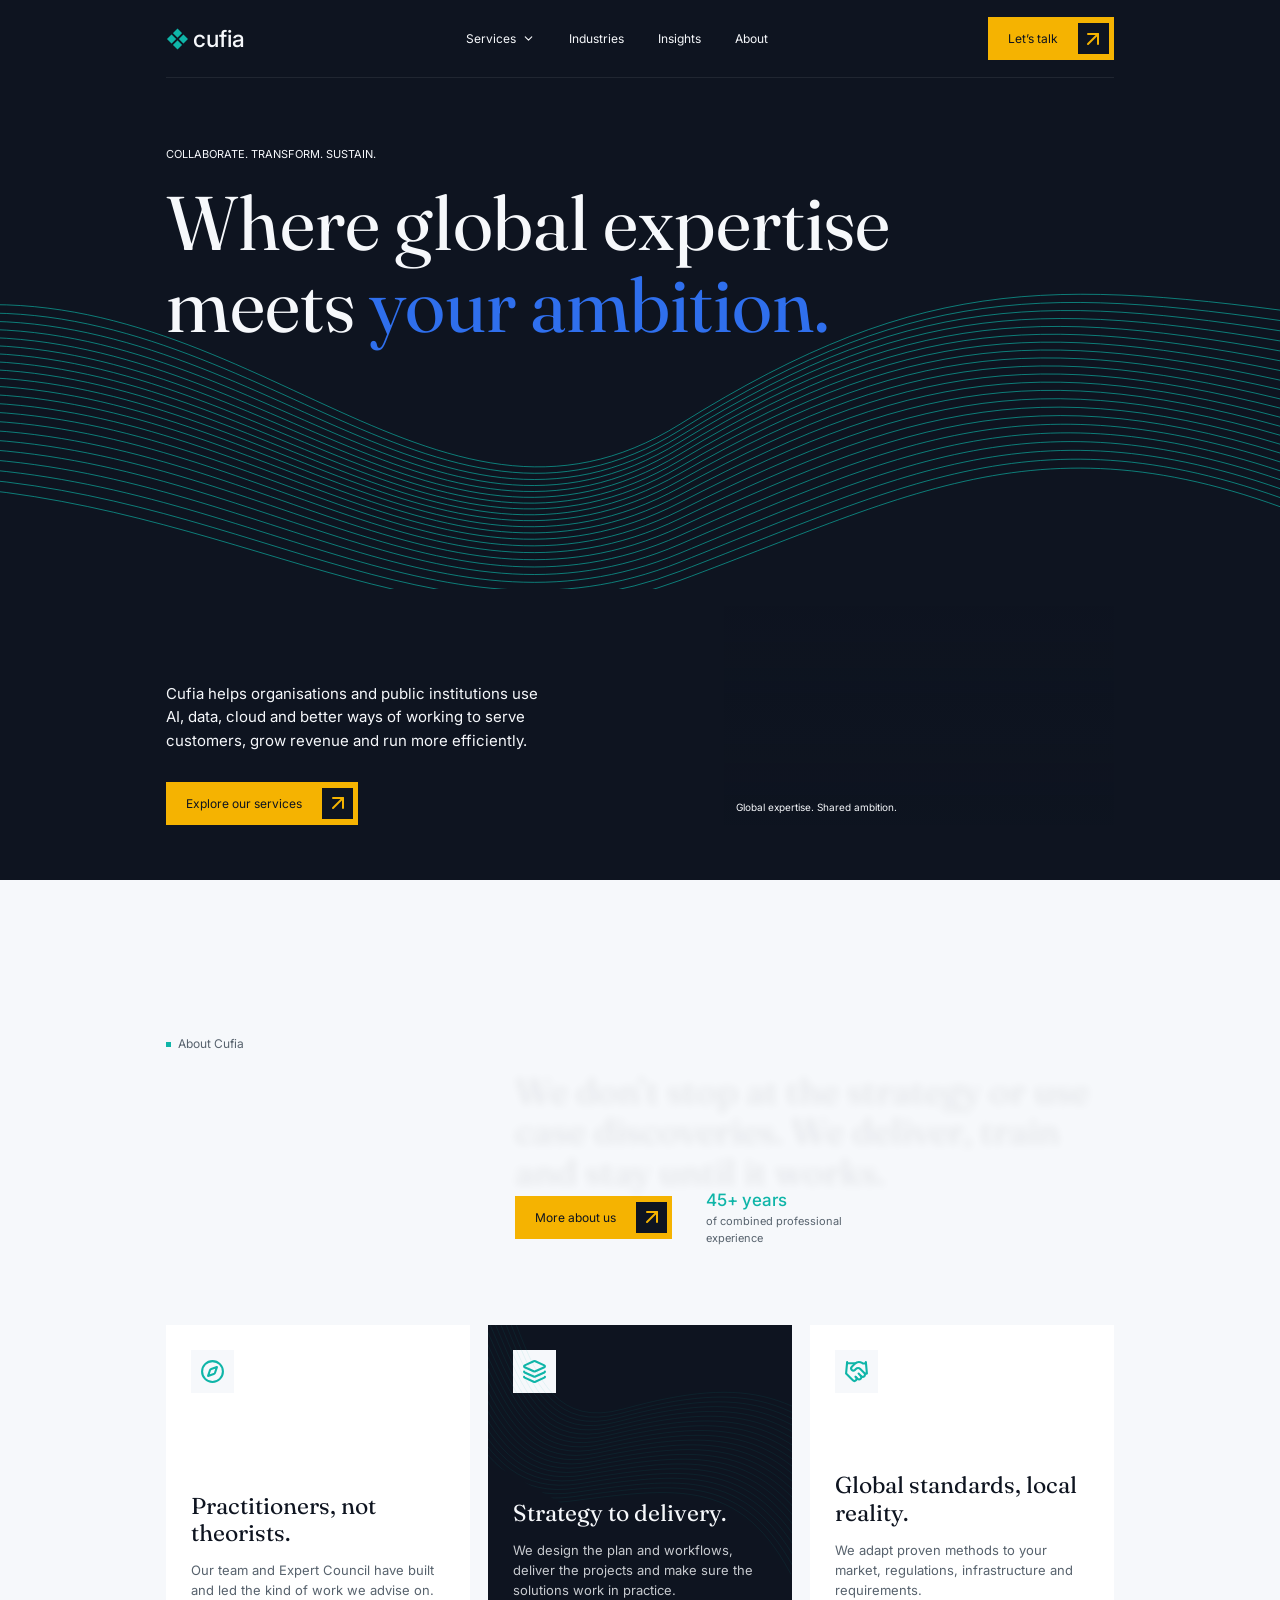
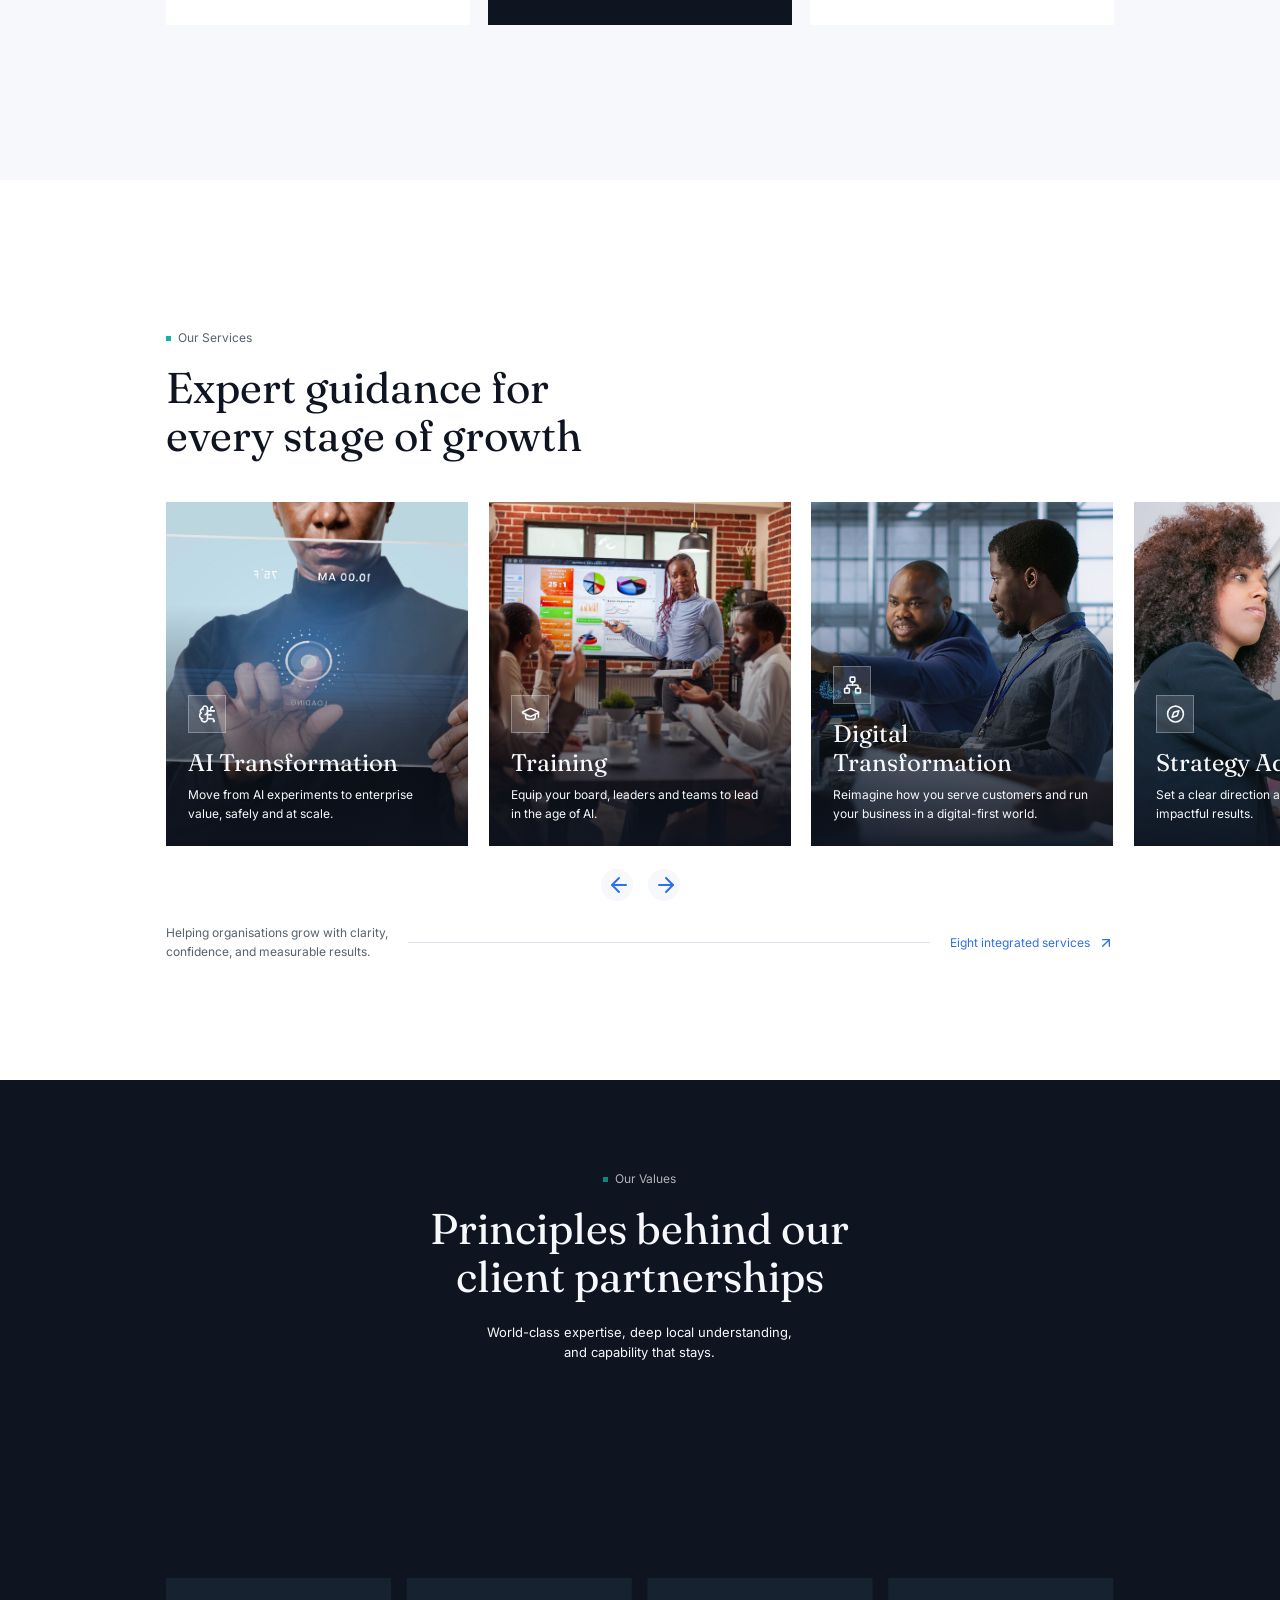
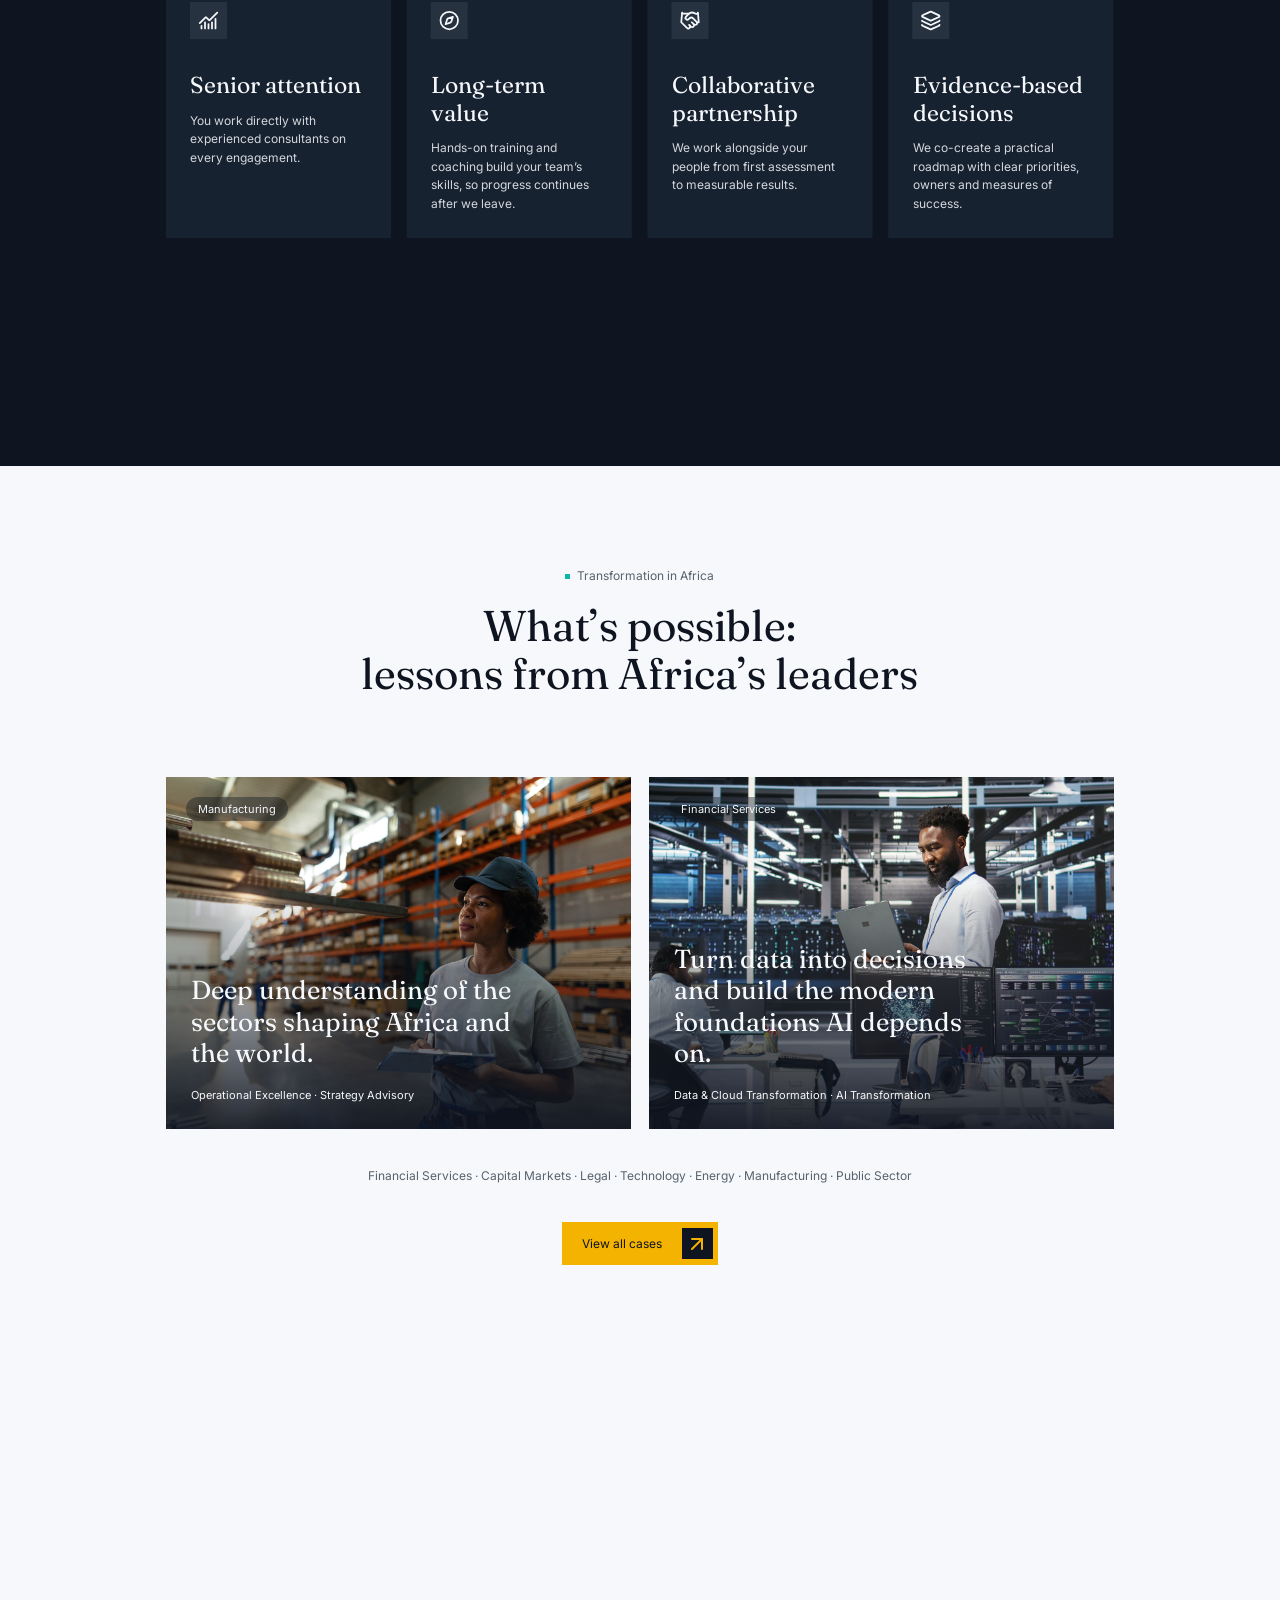
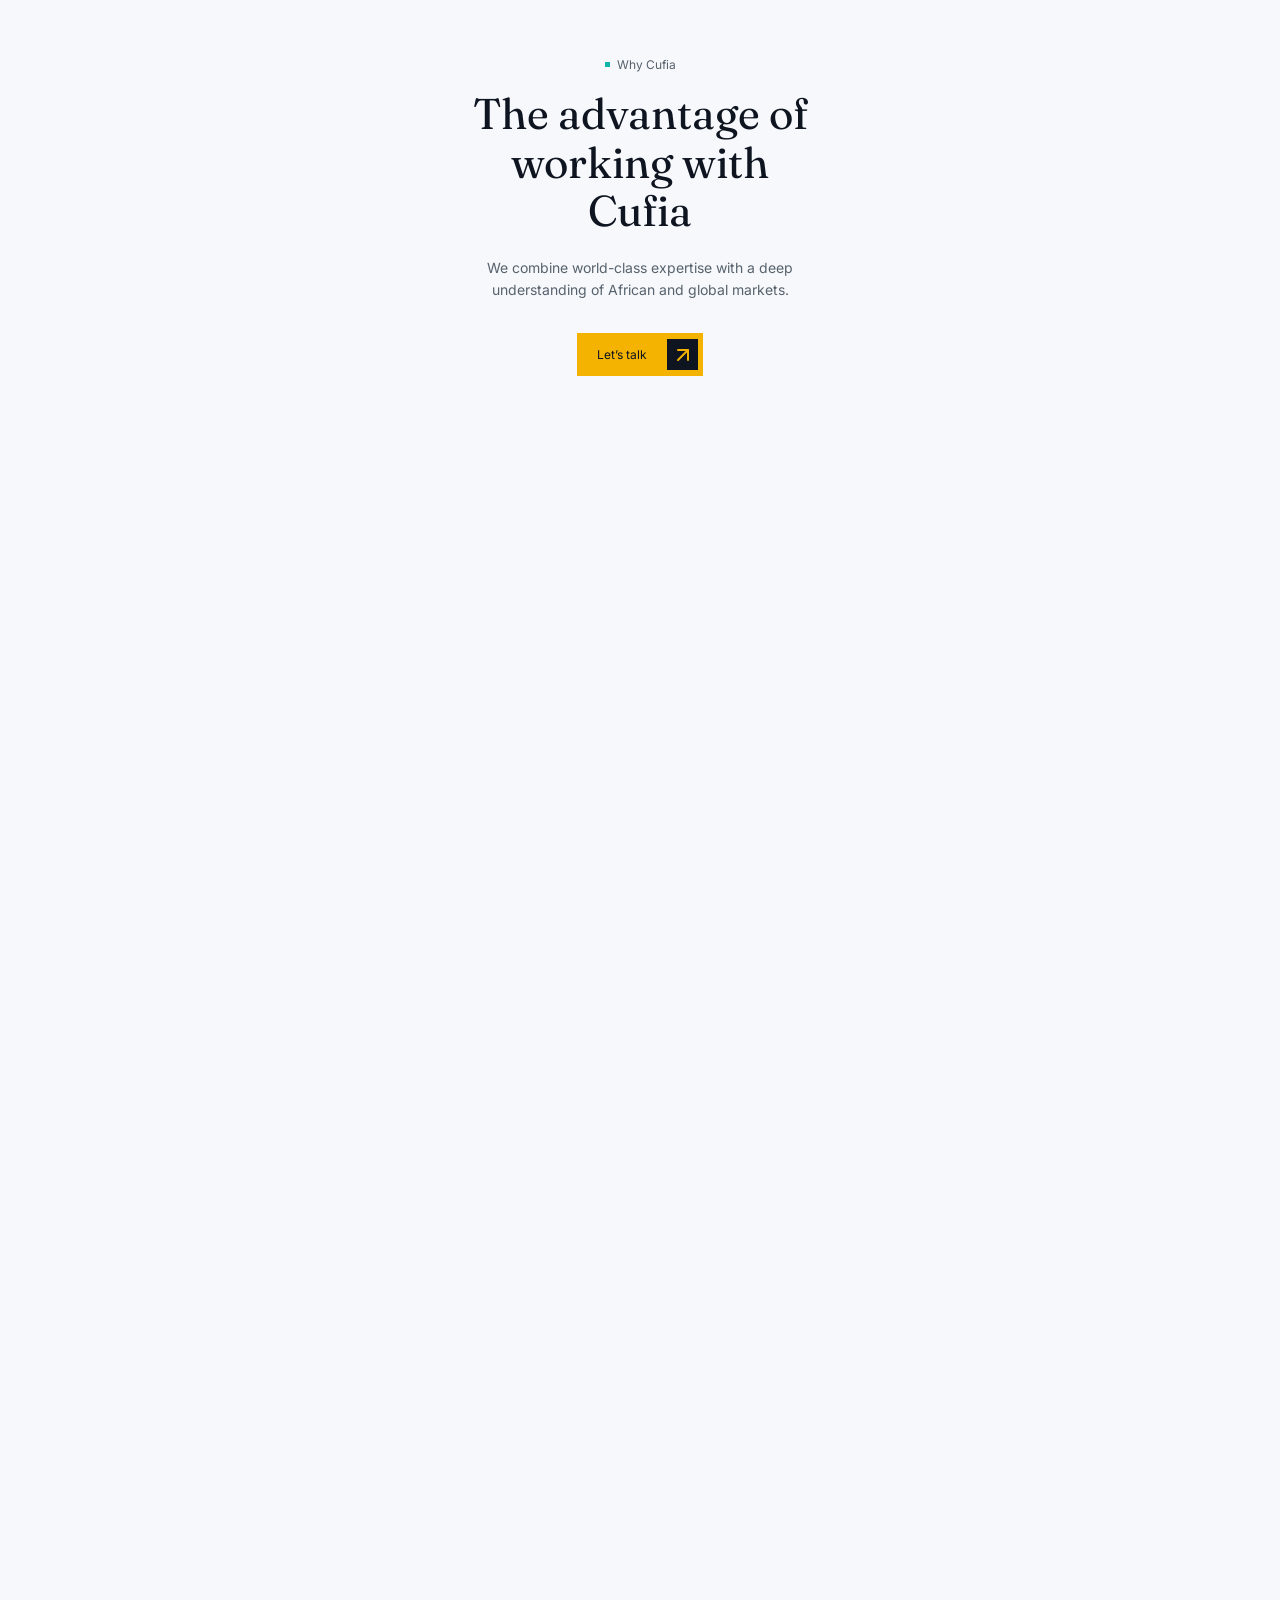
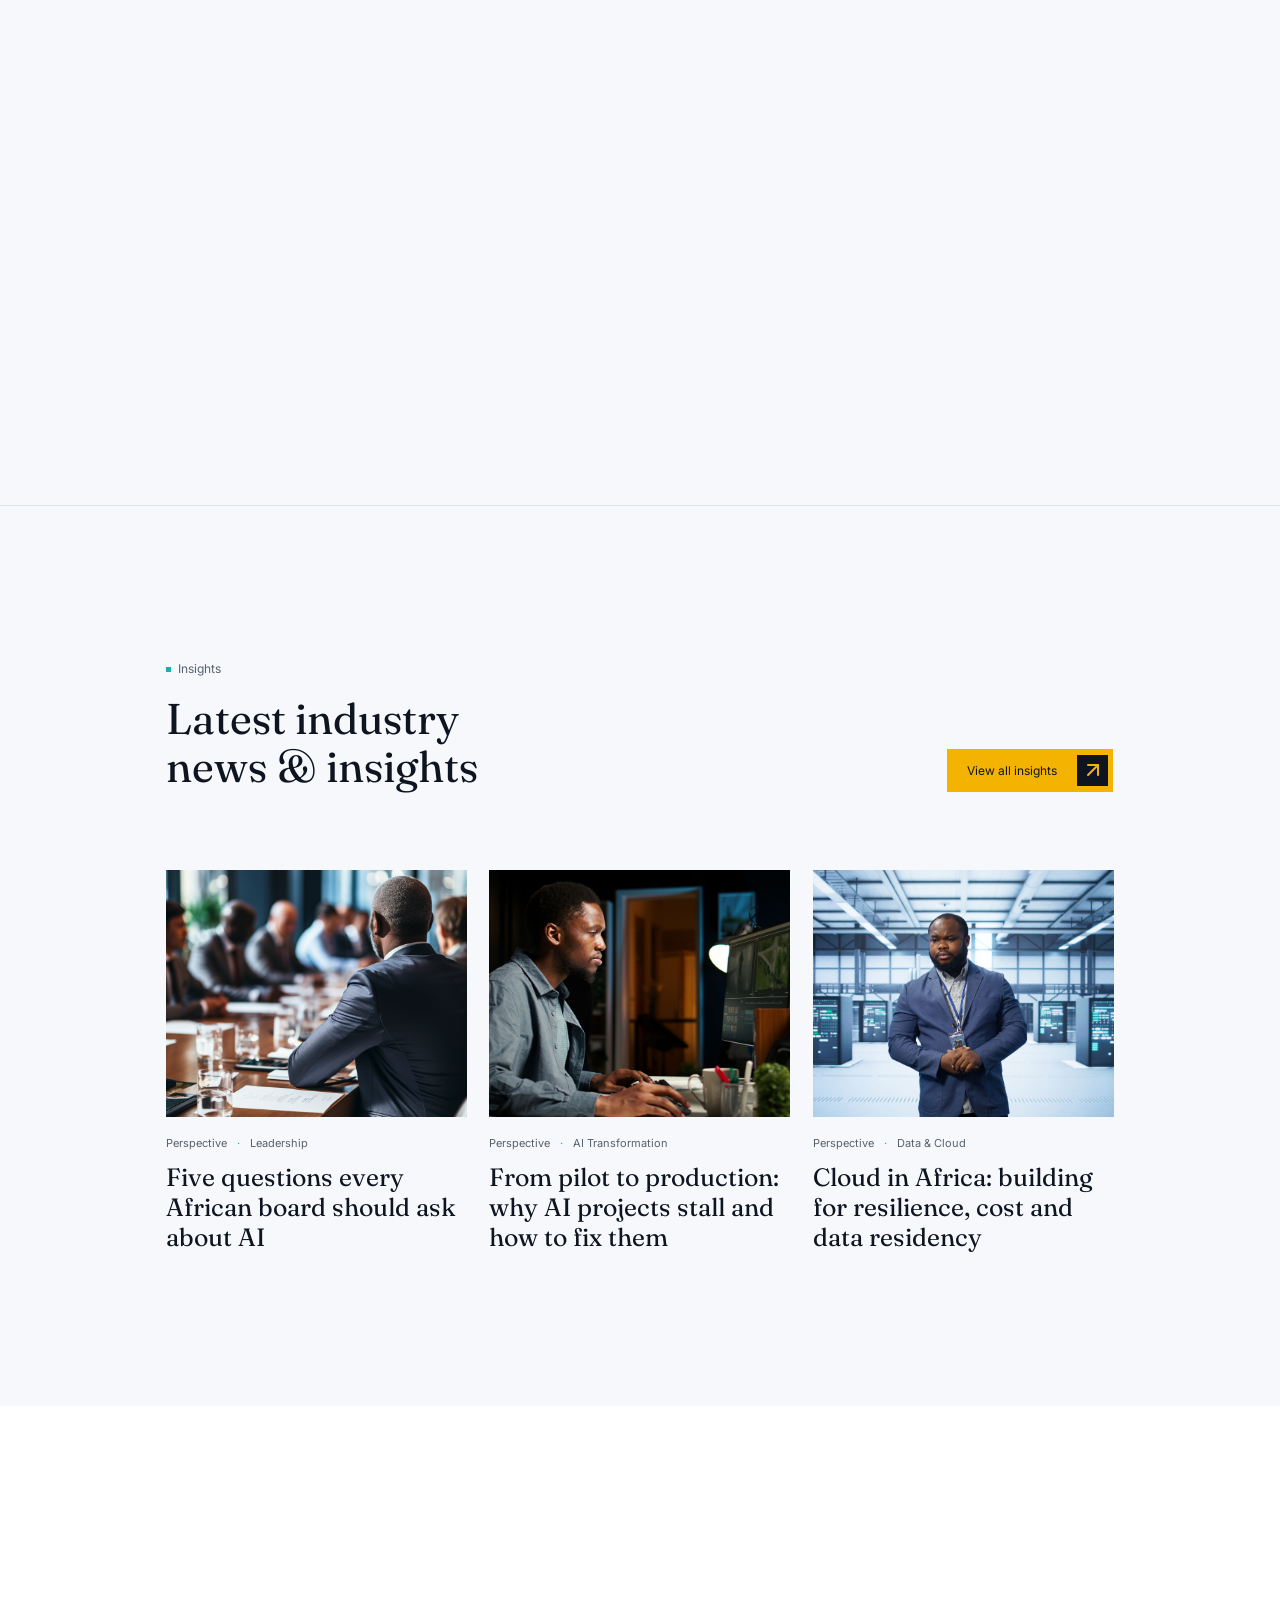
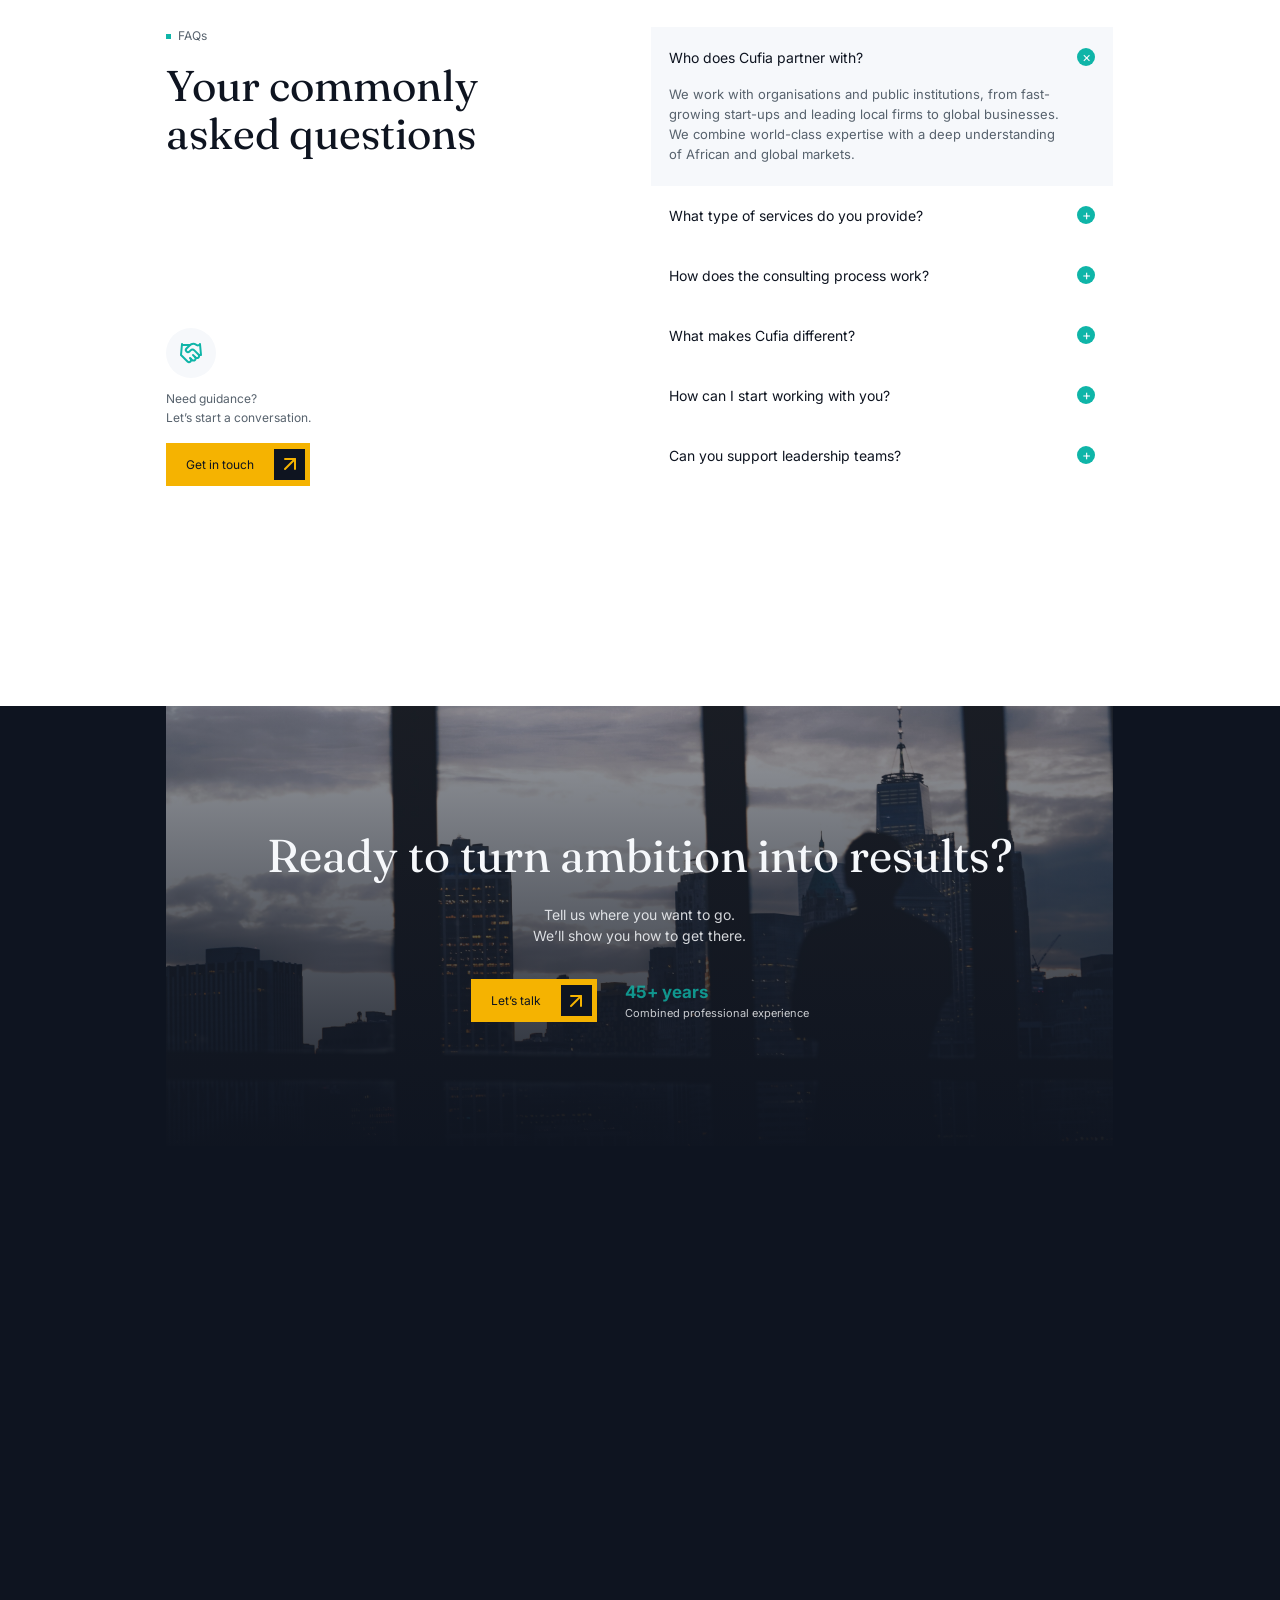
<file: Homepage/index.html>
<!doctype html>

<html lang="en">
  <head>
    <meta charset="utf-8" />
    <meta content="width=device-width, initial-scale=1" name="viewport" />
    <title>Cufia | Global expertise meets your ambition</title>
    <meta
      content="Cufia helps organisations turn AI, data, cloud and strategy into measurable results."
      name="description"
    />
    <meta
      content="Cufia | Global expertise meets your ambition"
      property="og:title"
    />
    <meta
      content="Collaborate. Transform. Sustain."
      property="og:description"
    />
    <meta content="website" property="og:type" />
    <meta content="summary_large_image" name="twitter:card" />
    <link
      href="https://fonts.googleapis.com/css2?family=Fraunces:opsz,wght@9..144,400;9..144,500&amp;family=Inter:wght@400;500;600&amp;display=swap"
      rel="stylesheet"
    />
    <link rel="stylesheet" href="styles.css" />
  </head>
  <body>
    <main class="cufia-page" id="top">
      <!-- ==================== HERO SECTION ==================== -->
      <section class="hero-section screen-section">
        <!-- ==================== HEADER & NAVIGATION ==================== -->
        <header class="site-header wrap">
          <a aria-label="Cufia home" class="logo" href="#top"
            ><span class="brand-mark">❖</span>cufia</a
          >
          <nav aria-label="Main navigation" class="desktop-nav">
            <details class="services-menu">
              <summary>
                Services
                <svg
                  aria-hidden="true"
                  class="lucide lucide-chevron-down"
                  fill="none"
                  height="13"
                  stroke="currentColor"
                  stroke-linecap="round"
                  stroke-linejoin="round"
                  stroke-width="2"
                  viewbox="0 0 24 24"
                  width="13"
                  xmlns="http://www.w3.org/2000/svg"
                >
                  <path d="m6 9 6 6 6-6"></path>
                </svg>
              </summary>
              <div class="services-dropdown">
                <a href="#service-0"
                  >AI Transformation<svg
                    aria-hidden="true"
                    class="lucide lucide-arrow-up-right"
                    fill="none"
                    height="14"
                    stroke="currentColor"
                    stroke-linecap="round"
                    stroke-linejoin="round"
                    stroke-width="2"
                    viewbox="0 0 24 24"
                    width="14"
                    xmlns="http://www.w3.org/2000/svg"
                  >
                    <path d="M7 7h10v10"></path>
                    <path d="M7 17 17 7"></path></svg></a
                ><a href="#service-1"
                  >Training<svg
                    aria-hidden="true"
                    class="lucide lucide-arrow-up-right"
                    fill="none"
                    height="14"
                    stroke="currentColor"
                    stroke-linecap="round"
                    stroke-linejoin="round"
                    stroke-width="2"
                    viewbox="0 0 24 24"
                    width="14"
                    xmlns="http://www.w3.org/2000/svg"
                  >
                    <path d="M7 7h10v10"></path>
                    <path d="M7 17 17 7"></path></svg></a
                ><a href="#service-2"
                  >Digital Transformation<svg
                    aria-hidden="true"
                    class="lucide lucide-arrow-up-right"
                    fill="none"
                    height="14"
                    stroke="currentColor"
                    stroke-linecap="round"
                    stroke-linejoin="round"
                    stroke-width="2"
                    viewbox="0 0 24 24"
                    width="14"
                    xmlns="http://www.w3.org/2000/svg"
                  >
                    <path d="M7 7h10v10"></path>
                    <path d="M7 17 17 7"></path></svg></a
                ><a href="#service-3"
                  >Strategy Advisory<svg
                    aria-hidden="true"
                    class="lucide lucide-arrow-up-right"
                    fill="none"
                    height="14"
                    stroke="currentColor"
                    stroke-linecap="round"
                    stroke-linejoin="round"
                    stroke-width="2"
                    viewbox="0 0 24 24"
                    width="14"
                    xmlns="http://www.w3.org/2000/svg"
                  >
                    <path d="M7 7h10v10"></path>
                    <path d="M7 17 17 7"></path></svg></a
                ><a href="#service-4"
                  >Operational Excellence<svg
                    aria-hidden="true"
                    class="lucide lucide-arrow-up-right"
                    fill="none"
                    height="14"
                    stroke="currentColor"
                    stroke-linecap="round"
                    stroke-linejoin="round"
                    stroke-width="2"
                    viewbox="0 0 24 24"
                    width="14"
                    xmlns="http://www.w3.org/2000/svg"
                  >
                    <path d="M7 7h10v10"></path>
                    <path d="M7 17 17 7"></path></svg></a
                ><a href="#service-5"
                  >Data &amp; Cloud Transformation<svg
                    aria-hidden="true"
                    class="lucide lucide-arrow-up-right"
                    fill="none"
                    height="14"
                    stroke="currentColor"
                    stroke-linecap="round"
                    stroke-linejoin="round"
                    stroke-width="2"
                    viewbox="0 0 24 24"
                    width="14"
                    xmlns="http://www.w3.org/2000/svg"
                  >
                    <path d="M7 7h10v10"></path>
                    <path d="M7 17 17 7"></path></svg></a
                ><a href="#service-6"
                  >Product Management<svg
                    aria-hidden="true"
                    class="lucide lucide-arrow-up-right"
                    fill="none"
                    height="14"
                    stroke="currentColor"
                    stroke-linecap="round"
                    stroke-linejoin="round"
                    stroke-width="2"
                    viewbox="0 0 24 24"
                    width="14"
                    xmlns="http://www.w3.org/2000/svg"
                  >
                    <path d="M7 7h10v10"></path>
                    <path d="M7 17 17 7"></path></svg></a
                ><a href="#service-7"
                  >Project Management<svg
                    aria-hidden="true"
                    class="lucide lucide-arrow-up-right"
                    fill="none"
                    height="14"
                    stroke="currentColor"
                    stroke-linecap="round"
                    stroke-linejoin="round"
                    stroke-width="2"
                    viewbox="0 0 24 24"
                    width="14"
                    xmlns="http://www.w3.org/2000/svg"
                  >
                    <path d="M7 7h10v10"></path>
                    <path d="M7 17 17 7"></path></svg
                ></a>
              </div>
            </details>
            <a href="#industries">Industries</a><a href="#insights">Insights</a
            ><a href="#about">About</a>
          </nav>
          <a
            class="inline-flex items-center justify-center gap-2 whitespace-nowrap rounded-md text-sm font-medium cursor-pointer transition-colors focus-visible:outline-none focus-visible:ring-1 focus-visible:ring-ring disabled:pointer-events-none disabled:opacity-50 disabled:cursor-not-allowed [&amp;_svg]:pointer-events-none [&amp;_svg]:size-4 [&amp;_svg]:shrink-0 bg-primary text-primary-foreground shadow hover:bg-primary/90 h-9 px-4 py-2 cufia-cta"
            href="#contact"
            >Let’s talk<span
              ><svg
                aria-hidden="true"
                class="lucide lucide-arrow-up-right"
                fill="none"
                height="24"
                stroke="currentColor"
                stroke-linecap="round"
                stroke-linejoin="round"
                stroke-width="2"
                viewbox="0 0 24 24"
                width="24"
                xmlns="http://www.w3.org/2000/svg"
              >
                <path d="M7 7h10v10"></path>
                <path d="M7 17 17 7"></path></svg></span
          ></a>
          <details class="mobile-menu">
            <summary aria-label="Open navigation">
              <svg
                aria-hidden="true"
                class="lucide lucide-menu"
                fill="none"
                height="24"
                stroke="currentColor"
                stroke-linecap="round"
                stroke-linejoin="round"
                stroke-width="2"
                viewbox="0 0 24 24"
                width="24"
                xmlns="http://www.w3.org/2000/svg"
              >
                <path d="M4 5h16"></path>
                <path d="M4 12h16"></path>
                <path d="M4 19h16"></path>
              </svg>
            </summary>
            <nav>
              <a href="#services">Services</a
              ><a class="mobile-service" href="#service-0">AI Transformation</a
              ><a class="mobile-service" href="#service-1">Training</a
              ><a class="mobile-service" href="#service-2"
                >Digital Transformation</a
              ><a class="mobile-service" href="#service-3">Strategy Advisory</a
              ><a class="mobile-service" href="#service-4"
                >Operational Excellence</a
              ><a class="mobile-service" href="#service-5"
                >Data &amp; Cloud Transformation</a
              ><a class="mobile-service" href="#service-6">Product Management</a
              ><a class="mobile-service" href="#service-7">Project Management</a
              ><a href="#industries">Industries</a
              ><a href="#insights">Insights</a><a href="#about">About</a>
            </nav>
          </details>
        </header>
        <div class="hero-heading wrap">
          <p class="hero-kicker reveal-item reveal-delay-1">
            COLLABORATE. TRANSFORM. SUSTAIN.
          </p>
          <h1 class="reveal-item reveal-delay-2">
            Where global expertise <br />meets <em>your ambition.</em>
          </h1>
        </div>
        <svg
          aria-hidden="true"
          class="waves reveal-fade reveal-delay-3"
          preserveaspectratio="none"
          viewbox="0 0 1600 400"
        >
          <path
            d="M -100 65 C 300 -15, 540 370, 850 200 S 1330 20, 1700 70"
          ></path>
          <path
            d="M -100 75 C 300 0, 540 377, 850 209 S 1330 28, 1700 83"
          ></path>
          <path
            d="M -100 85 C 300 15, 540 384, 850 218 S 1330 36, 1700 96"
          ></path>
          <path
            d="M -100 95 C 300 30, 540 391, 850 227 S 1330 44, 1700 109"
          ></path>
          <path
            d="M -100 105 C 300 45, 540 398, 850 236 S 1330 52, 1700 122"
          ></path>
          <path
            d="M -100 115 C 300 60, 540 405, 850 245 S 1330 60, 1700 135"
          ></path>
          <path
            d="M -100 125 C 300 75, 540 412, 850 254 S 1330 68, 1700 148"
          ></path>
          <path
            d="M -100 135 C 300 90, 540 419, 850 263 S 1330 76, 1700 161"
          ></path>
          <path
            d="M -100 145 C 300 105, 540 426, 850 272 S 1330 84, 1700 174"
          ></path>
          <path
            d="M -100 155 C 300 120, 540 433, 850 281 S 1330 92, 1700 187"
          ></path>
          <path
            d="M -100 165 C 300 135, 540 440, 850 290 S 1330 100, 1700 200"
          ></path>
          <path
            d="M -100 175 C 300 150, 540 447, 850 299 S 1330 108, 1700 213"
          ></path>
          <path
            d="M -100 185 C 300 165, 540 454, 850 308 S 1330 116, 1700 226"
          ></path>
          <path
            d="M -100 195 C 300 180, 540 461, 850 317 S 1330 124, 1700 239"
          ></path>
          <path
            d="M -100 205 C 300 195, 540 468, 850 326 S 1330 132, 1700 252"
          ></path>
          <path
            d="M -100 215 C 300 210, 540 475, 850 335 S 1330 140, 1700 265"
          ></path>
          <path
            d="M -100 225 C 300 225, 540 482, 850 344 S 1330 148, 1700 278"
          ></path>
          <path
            d="M -100 235 C 300 240, 540 489, 850 353 S 1330 156, 1700 291"
          ></path>
          <path
            d="M -100 245 C 300 255, 540 496, 850 362 S 1330 164, 1700 304"
          ></path>
          <path
            d="M -100 255 C 300 270, 540 503, 850 371 S 1330 172, 1700 317"
          ></path>
          <path
            d="M -100 265 C 300 285, 540 510, 850 380 S 1330 180, 1700 330"
          ></path>
          <path
            d="M -100 275 C 300 300, 540 517, 850 389 S 1330 188, 1700 343"
          ></path>
        </svg>
        <div class="hero-bottom wrap">
          <div class="hero-description reveal-item reveal-delay-3">
            <p>
              Cufia helps organisations and public institutions use AI, data,
              cloud and better ways of working to serve customers, grow revenue
              and run more efficiently.
            </p>
            <a
              class="inline-flex items-center justify-center gap-2 whitespace-nowrap rounded-md text-sm font-medium cursor-pointer transition-colors focus-visible:outline-none focus-visible:ring-1 focus-visible:ring-ring disabled:pointer-events-none disabled:opacity-50 disabled:cursor-not-allowed [&amp;_svg]:pointer-events-none [&amp;_svg]:size-4 [&amp;_svg]:shrink-0 bg-primary text-primary-foreground shadow hover:bg-primary/90 h-9 px-4 py-2 cufia-cta"
              href="#services"
              >Explore our services<span
                ><svg
                  aria-hidden="true"
                  class="lucide lucide-arrow-up-right"
                  fill="none"
                  height="24"
                  stroke="currentColor"
                  stroke-linecap="round"
                  stroke-linejoin="round"
                  stroke-width="2"
                  viewbox="0 0 24 24"
                  width="24"
                  xmlns="http://www.w3.org/2000/svg"
                >
                  <path d="M7 7h10v10"></path>
                  <path d="M7 17 17 7"></path></svg></span
            ></a>
          </div>
          <figure class="hero-photo reveal-zoom reveal-delay-4">
              <video
              autoplay
              muted
              loop
              playsinline
              preload="auto"
              aria-label="Business planning"
            >
              <source src="Business planning.mp4" type="video/mp4" />
            </video>
            <figcaption>Global expertise. Shared ambition.</figcaption>
          </figure>
        </div>
      </section>
      <!-- ==================== ABOUT CUFIA SECTION ==================== -->
      <section class="about-section screen-section" id="about">
        <div class="wrap section-inner">
          <div class="about-intro">
            <p class="eyebrow"><span></span>About Cufia</p>
            <div>
              <h2
                aria-label="We don’t stop at the strategy or use case discoveries. We deliver, train and stay until it works."
                class="cascade-heading"
              >
                <span aria-hidden="true"
                  ><span class="cascade-word">We</span> </span
                ><span aria-hidden="true"
                  ><span class="cascade-word">don’t</span> </span
                ><span aria-hidden="true"
                  ><span class="cascade-word">stop</span> </span
                ><span aria-hidden="true"
                  ><span class="cascade-word">at</span> </span
                ><span aria-hidden="true"
                  ><span class="cascade-word">the</span> </span
                ><span aria-hidden="true"
                  ><span class="cascade-word">strategy</span> </span
                ><span aria-hidden="true"
                  ><span class="cascade-word">or</span> </span
                ><span aria-hidden="true"
                  ><span class="cascade-word">use</span> </span
                ><span aria-hidden="true"
                  ><span class="cascade-word">case</span> </span
                ><span aria-hidden="true"
                  ><span class="cascade-word">discoveries.</span> </span
                ><span aria-hidden="true"
                  ><span class="cascade-word">We</span> </span
                ><span aria-hidden="true"
                  ><span class="cascade-word">deliver,</span> </span
                ><span aria-hidden="true"
                  ><span class="cascade-word">train</span> </span
                ><span aria-hidden="true"
                  ><span class="cascade-word">and</span> </span
                ><span aria-hidden="true"
                  ><span class="cascade-word">stay</span> </span
                ><span aria-hidden="true"
                  ><span class="cascade-word">until</span> </span
                ><span aria-hidden="true"
                  ><span class="cascade-word">it</span> </span
                ><span aria-hidden="true"
                  ><span class="cascade-word">works.</span>
                </span>
              </h2>
              <div class="about-actions">
                <a
                  class="inline-flex items-center justify-center gap-2 whitespace-nowrap rounded-md text-sm font-medium cursor-pointer transition-colors focus-visible:outline-none focus-visible:ring-1 focus-visible:ring-ring disabled:pointer-events-none disabled:opacity-50 disabled:cursor-not-allowed [&amp;_svg]:pointer-events-none [&amp;_svg]:size-4 [&amp;_svg]:shrink-0 bg-primary text-primary-foreground shadow hover:bg-primary/90 h-9 px-4 py-2 cufia-cta"
                  href="#approach"
                  >More about us<span
                    ><svg
                      aria-hidden="true"
                      class="lucide lucide-arrow-up-right"
                      fill="none"
                      height="24"
                      stroke="currentColor"
                      stroke-linecap="round"
                      stroke-linejoin="round"
                      stroke-width="2"
                      viewbox="0 0 24 24"
                      width="24"
                      xmlns="http://www.w3.org/2000/svg"
                    >
                      <path d="M7 7h10v10"></path>
                      <path d="M7 17 17 7"></path></svg></span
                ></a>
                <p>
                  <strong>45+ years</strong><br />of combined professional
                  experience
                </p>
              </div>
            </div>
          </div>
          <div class="about-cards">
            <article class="reveal-item reveal-delay-1">
              <svg
                aria-hidden="true"
                class="lucide lucide-compass"
                fill="none"
                height="24"
                stroke="currentColor"
                stroke-linecap="round"
                stroke-linejoin="round"
                stroke-width="2"
                viewbox="0 0 24 24"
                width="24"
                xmlns="http://www.w3.org/2000/svg"
              >
                <circle cx="12" cy="12" r="10"></circle>
                <path
                  d="m16.24 7.76-1.804 5.411a2 2 0 0 1-1.265 1.265L7.76 16.24l1.804-5.411a2 2 0 0 1 1.265-1.265z"
                ></path>
              </svg>
              <div>
                <h3>Practitioners, not theorists.</h3>
                <p>
                  Our team and Expert Council have built and led the kind of
                  work we advise on.
                </p>
              </div>
            </article>
            <article class="highlight-card reveal-item reveal-delay-2">
              <svg
                aria-hidden="true"
                class="waves"
                preserveaspectratio="none"
                viewbox="0 0 1600 400"
              >
                <path
                  d="M -100 65 C 300 -15, 540 370, 850 200 S 1330 20, 1700 70"
                ></path>
                <path
                  d="M -100 75 C 300 0, 540 377, 850 209 S 1330 28, 1700 83"
                ></path>
                <path
                  d="M -100 85 C 300 15, 540 384, 850 218 S 1330 36, 1700 96"
                ></path>
                <path
                  d="M -100 95 C 300 30, 540 391, 850 227 S 1330 44, 1700 109"
                ></path>
                <path
                  d="M -100 105 C 300 45, 540 398, 850 236 S 1330 52, 1700 122"
                ></path>
                <path
                  d="M -100 115 C 300 60, 540 405, 850 245 S 1330 60, 1700 135"
                ></path>
                <path
                  d="M -100 125 C 300 75, 540 412, 850 254 S 1330 68, 1700 148"
                ></path>
                <path
                  d="M -100 135 C 300 90, 540 419, 850 263 S 1330 76, 1700 161"
                ></path>
                <path
                  d="M -100 145 C 300 105, 540 426, 850 272 S 1330 84, 1700 174"
                ></path>
                <path
                  d="M -100 155 C 300 120, 540 433, 850 281 S 1330 92, 1700 187"
                ></path>
                <path
                  d="M -100 165 C 300 135, 540 440, 850 290 S 1330 100, 1700 200"
                ></path>
                <path
                  d="M -100 175 C 300 150, 540 447, 850 299 S 1330 108, 1700 213"
                ></path>
                <path
                  d="M -100 185 C 300 165, 540 454, 850 308 S 1330 116, 1700 226"
                ></path>
                <path
                  d="M -100 195 C 300 180, 540 461, 850 317 S 1330 124, 1700 239"
                ></path>
                <path
                  d="M -100 205 C 300 195, 540 468, 850 326 S 1330 132, 1700 252"
                ></path>
                <path
                  d="M -100 215 C 300 210, 540 475, 850 335 S 1330 140, 1700 265"
                ></path>
                <path
                  d="M -100 225 C 300 225, 540 482, 850 344 S 1330 148, 1700 278"
                ></path>
                <path
                  d="M -100 235 C 300 240, 540 489, 850 353 S 1330 156, 1700 291"
                ></path>
                <path
                  d="M -100 245 C 300 255, 540 496, 850 362 S 1330 164, 1700 304"
                ></path>
                <path
                  d="M -100 255 C 300 270, 540 503, 850 371 S 1330 172, 1700 317"
                ></path>
                <path
                  d="M -100 265 C 300 285, 540 510, 850 380 S 1330 180, 1700 330"
                ></path>
                <path
                  d="M -100 275 C 300 300, 540 517, 850 389 S 1330 188, 1700 343"
                ></path></svg
              ><svg
                aria-hidden="true"
                class="lucide lucide-layers"
                fill="none"
                height="24"
                stroke="currentColor"
                stroke-linecap="round"
                stroke-linejoin="round"
                stroke-width="2"
                viewbox="0 0 24 24"
                width="24"
                xmlns="http://www.w3.org/2000/svg"
              >
                <path
                  d="M12.83 2.18a2 2 0 0 0-1.66 0L2.6 6.08a1 1 0 0 0 0 1.83l8.58 3.91a2 2 0 0 0 1.66 0l8.58-3.9a1 1 0 0 0 0-1.83z"
                ></path>
                <path
                  d="M2 12a1 1 0 0 0 .58.91l8.6 3.91a2 2 0 0 0 1.65 0l8.58-3.9A1 1 0 0 0 22 12"
                ></path>
                <path
                  d="M2 17a1 1 0 0 0 .58.91l8.6 3.91a2 2 0 0 0 1.65 0l8.58-3.9A1 1 0 0 0 22 17"
                ></path>
              </svg>
              <div>
                <h3>Strategy to delivery.</h3>
                <p>
                  We design the plan and workflows, deliver the projects and
                  make sure the solutions work in practice.
                </p>
              </div>
            </article>
            <article class="reveal-item reveal-delay-3">
              <svg
                aria-hidden="true"
                class="lucide lucide-handshake"
                fill="none"
                height="24"
                stroke="currentColor"
                stroke-linecap="round"
                stroke-linejoin="round"
                stroke-width="2"
                viewbox="0 0 24 24"
                width="24"
                xmlns="http://www.w3.org/2000/svg"
              >
                <path d="m11 17 2 2a1 1 0 1 0 3-3"></path>
                <path
                  d="m14 14 2.5 2.5a1 1 0 1 0 3-3l-3.88-3.88a3 3 0 0 0-4.24 0l-.88.88a1 1 0 1 1-3-3l2.81-2.81a5.79 5.79 0 0 1 7.06-.87l.47.28a2 2 0 0 0 1.42.25L21 4"
                ></path>
                <path d="m21 3 1 11h-2"></path>
                <path d="M3 3 2 14l6.5 6.5a1 1 0 1 0 3-3"></path>
                <path d="M3 4h8"></path>
              </svg>
              <div>
                <h3>Global standards, local reality.</h3>
                <p>
                  We adapt proven methods to your market, regulations,
                  infrastructure and requirements.
                </p>
              </div>
            </article>
          </div>
        </div>
      </section>
      <!-- ==================== SERVICES SECTION ==================== -->
      <section class="services-section screen-section" id="services">
        <div class="wrap section-heading reveal-item">
          <p class="eyebrow"><span></span>Our Services</p>
          <h2>Expert guidance for<br />every stage of growth</h2>
        </div>
        <div class="service-rail">
          <article
            class="service-card reveal-item reveal-delay-1"
            id="service-0"
          >
            <img
              alt="AI Transformation — professional expertise"
              src="AI Transformation.jpg"
            />
            <div class="service-card-content">
              <span class="photo-icon"
                ><svg
                  aria-hidden="true"
                  class="lucide lucide-brain-circuit"
                  fill="none"
                  height="24"
                  stroke="currentColor"
                  stroke-linecap="round"
                  stroke-linejoin="round"
                  stroke-width="2"
                  viewbox="0 0 24 24"
                  width="24"
                  xmlns="http://www.w3.org/2000/svg"
                >
                  <path
                    d="M12 5a3 3 0 1 0-5.997.125 4 4 0 0 0-2.526 5.77 4 4 0 0 0 .556 6.588A4 4 0 1 0 12 18Z"
                  ></path>
                  <path d="M9 13a4.5 4.5 0 0 0 3-4"></path>
                  <path d="M6.003 5.125A3 3 0 0 0 6.401 6.5"></path>
                  <path d="M3.477 10.896a4 4 0 0 1 .585-.396"></path>
                  <path d="M6 18a4 4 0 0 1-1.967-.516"></path>
                  <path d="M12 13h4"></path>
                  <path d="M12 18h6a2 2 0 0 1 2 2v1"></path>
                  <path d="M12 8h8"></path>
                  <path d="M16 8V5a2 2 0 0 1 2-2"></path>
                  <circle cx="16" cy="13" r=".5"></circle>
                  <circle cx="18" cy="3" r=".5"></circle>
                  <circle cx="20" cy="21" r=".5"></circle>
                  <circle cx="20" cy="8" r=".5"></circle></svg
              ></span>
              <h3>AI Transformation</h3>
              <p>
                Move from AI experiments to enterprise value, safely and at
                scale.
              </p>
            </div>
          </article>
          <article
            class="service-card reveal-item reveal-delay-2"
            id="service-1"
          >
            <img
              alt="Training — professional expertise"
              src="AI Training.jpg"
            />
            <div class="service-card-content">
              <span class="photo-icon"
                ><svg
                  aria-hidden="true"
                  class="lucide lucide-graduation-cap"
                  fill="none"
                  height="24"
                  stroke="currentColor"
                  stroke-linecap="round"
                  stroke-linejoin="round"
                  stroke-width="2"
                  viewbox="0 0 24 24"
                  width="24"
                  xmlns="http://www.w3.org/2000/svg"
                >
                  <path
                    d="M21.42 10.922a1 1 0 0 0-.019-1.838L12.83 5.18a2 2 0 0 0-1.66 0L2.6 9.08a1 1 0 0 0 0 1.832l8.57 3.908a2 2 0 0 0 1.66 0z"
                  ></path>
                  <path d="M22 10v6"></path>
                  <path d="M6 12.5V16a6 3 0 0 0 12 0v-3.5"></path></svg
              ></span>
              <h3>Training</h3>
              <p>
                Equip your board, leaders and teams to lead in the age of AI.
              </p>
            </div>
          </article>
          <article
            class="service-card reveal-item reveal-delay-3"
            id="service-2"
          >
            <img
              alt="Digital Transformation — professional expertise"
              src="Digital Transformation.jpg"
            />
            <div class="service-card-content">
              <span class="photo-icon"
                ><svg
                  aria-hidden="true"
                  class="lucide lucide-network"
                  fill="none"
                  height="24"
                  stroke="currentColor"
                  stroke-linecap="round"
                  stroke-linejoin="round"
                  stroke-width="2"
                  viewbox="0 0 24 24"
                  width="24"
                  xmlns="http://www.w3.org/2000/svg"
                >
                  <rect height="6" rx="1" width="6" x="16" y="16"></rect>
                  <rect height="6" rx="1" width="6" x="2" y="16"></rect>
                  <rect height="6" rx="1" width="6" x="9" y="2"></rect>
                  <path d="M5 16v-3a1 1 0 0 1 1-1h12a1 1 0 0 1 1 1v3"></path>
                  <path d="M12 12V8"></path></svg
              ></span>
              <h3>Digital Transformation</h3>
              <p>
                Reimagine how you serve customers and run your business in a
                digital-first world.
              </p>
            </div>
          </article>
          <article
            class="service-card reveal-item reveal-delay-4"
            id="service-3"
          >
            <img
              alt="Strategy Advisory — professional expertise"
              src="Strategy Advisory.jpg"
            />
            <div class="service-card-content">
              <span class="photo-icon"
                ><svg
                  aria-hidden="true"
                  class="lucide lucide-compass"
                  fill="none"
                  height="24"
                  stroke="currentColor"
                  stroke-linecap="round"
                  stroke-linejoin="round"
                  stroke-width="2"
                  viewbox="0 0 24 24"
                  width="24"
                  xmlns="http://www.w3.org/2000/svg"
                >
                  <circle cx="12" cy="12" r="10"></circle>
                  <path
                    d="m16.24 7.76-1.804 5.411a2 2 0 0 1-1.265 1.265L7.76 16.24l1.804-5.411a2 2 0 0 1 1.265-1.265z"
                  ></path></svg
              ></span>
              <h3>Strategy Advisory</h3>
              <p>
                Set a clear direction and turn strategy into impactful results.
              </p>
            </div>
          </article>
          <article
            class="service-card reveal-item reveal-delay-1"
            id="service-4"
          >
            <img
              alt="Operational Excellence — professional expertise"
              src="Operations.jpg"
            />
            <div class="service-card-content">
              <span class="photo-icon"
                ><svg
                  aria-hidden="true"
                  class="lucide lucide-settings2 lucide-settings-2"
                  fill="none"
                  height="24"
                  stroke="currentColor"
                  stroke-linecap="round"
                  stroke-linejoin="round"
                  stroke-width="2"
                  viewbox="0 0 24 24"
                  width="24"
                  xmlns="http://www.w3.org/2000/svg"
                >
                  <path d="M14 17H5"></path>
                  <path d="M19 7h-9"></path>
                  <circle cx="17" cy="17" r="3"></circle>
                  <circle cx="7" cy="7" r="3"></circle></svg
              ></span>
              <h3>Operational Excellence</h3>
              <p>Faster processes, lower costs and higher productivity.</p>
            </div>
          </article>
          <article
            class="service-card reveal-item reveal-delay-2"
            id="service-5"
          >
            <img
              alt="Data &amp; Cloud Transformation — professional expertise"
              src="Cloud.jpg"
            />
            <div class="service-card-content">
              <span class="photo-icon"
                ><svg
                  aria-hidden="true"
                  class="lucide lucide-cloud"
                  fill="none"
                  height="24"
                  stroke="currentColor"
                  stroke-linecap="round"
                  stroke-linejoin="round"
                  stroke-width="2"
                  viewbox="0 0 24 24"
                  width="24"
                  xmlns="http://www.w3.org/2000/svg"
                >
                  <path
                    d="M17.5 19H9a7 7 0 1 1 6.71-9h1.79a4.5 4.5 0 1 1 0 9Z"
                  ></path></svg
              ></span>
              <h3>Data &amp; Cloud Transformation</h3>
              <p>
                Turn data into decisions and build the modern foundations AI
                depends on.
              </p>
            </div>
          </article>
          <article
            class="service-card reveal-item reveal-delay-3"
            id="service-6"
          >
            <img
              alt="Product Management — professional expertise"
              src="Product Management.jpg"
            />
            <div class="service-card-content">
              <span class="photo-icon"
                ><svg
                  aria-hidden="true"
                  class="lucide lucide-package"
                  fill="none"
                  height="24"
                  stroke="currentColor"
                  stroke-linecap="round"
                  stroke-linejoin="round"
                  stroke-width="2"
                  viewbox="0 0 24 24"
                  width="24"
                  xmlns="http://www.w3.org/2000/svg"
                >
                  <path
                    d="M11 21.73a2 2 0 0 0 2 0l7-4A2 2 0 0 0 21 16V8a2 2 0 0 0-1-1.73l-7-4a2 2 0 0 0-2 0l-7 4A2 2 0 0 0 3 8v8a2 2 0 0 0 1 1.73z"
                  ></path>
                  <path d="M12 22V12"></path>
                  <polyline points="3.29 7 12 12 20.71 7"></polyline>
                  <path d="m7.5 4.27 9 5.15"></path></svg
              ></span>
              <h3>Product Management</h3>
              <p>
                Build and support digital products customers love and that grow
                your business.
              </p>
            </div>
          </article>
          <article
            class="service-card reveal-item reveal-delay-4"
            id="service-7"
          >
            <img
              alt="Project Management — professional expertise"
              src="Project Management.jpg"
            />
            <div class="service-card-content">
              <span class="photo-icon"
                ><svg
                  aria-hidden="true"
                  class="lucide lucide-list-checks"
                  fill="none"
                  height="24"
                  stroke="currentColor"
                  stroke-linecap="round"
                  stroke-linejoin="round"
                  stroke-width="2"
                  viewbox="0 0 24 24"
                  width="24"
                  xmlns="http://www.w3.org/2000/svg"
                >
                  <path d="M13 5h8"></path>
                  <path d="M13 12h8"></path>
                  <path d="M13 19h8"></path>
                  <path d="m3 17 2 2 4-4"></path>
                  <path d="m3 7 2 2 4-4"></path></svg
              ></span>
              <h3>Project Management</h3>
              <p>
                Deliver critical programmes on time, on budget and with the
                promised benefits.
              </p>
            </div>
          </article>
        </div>
        <div class="carousel-controls reveal-item reveal-delay-2">
          <button
            aria-label="Previous services"
            class="inline-flex items-center justify-center gap-2 whitespace-nowrap rounded-md text-sm font-medium cursor-pointer transition-colors focus-visible:outline-none focus-visible:ring-1 focus-visible:ring-ring disabled:pointer-events-none disabled:opacity-50 disabled:cursor-not-allowed [&amp;_svg]:pointer-events-none [&amp;_svg]:size-4 [&amp;_svg]:shrink-0 hover:bg-accent hover:text-accent-foreground h-9 w-9"
            data-carousel="prev"
            title="Previous services"
          >
            <svg
              aria-hidden="true"
              class="lucide lucide-arrow-left"
              fill="none"
              height="24"
              stroke="currentColor"
              stroke-linecap="round"
              stroke-linejoin="round"
              stroke-width="2"
              viewbox="0 0 24 24"
              width="24"
              xmlns="http://www.w3.org/2000/svg"
            >
              <path d="m12 19-7-7 7-7"></path>
              <path d="M19 12H5"></path>
            </svg></button
          ><button
            aria-label="Next services"
            class="inline-flex items-center justify-center gap-2 whitespace-nowrap rounded-md text-sm font-medium cursor-pointer transition-colors focus-visible:outline-none focus-visible:ring-1 focus-visible:ring-ring disabled:pointer-events-none disabled:opacity-50 disabled:cursor-not-allowed [&amp;_svg]:pointer-events-none [&amp;_svg]:size-4 [&amp;_svg]:shrink-0 hover:bg-accent hover:text-accent-foreground h-9 w-9"
            data-carousel="next"
            title="Next services"
          >
            <svg
              aria-hidden="true"
              class="lucide lucide-arrow-right"
              fill="none"
              height="24"
              stroke="currentColor"
              stroke-linecap="round"
              stroke-linejoin="round"
              stroke-width="2"
              viewbox="0 0 24 24"
              width="24"
              xmlns="http://www.w3.org/2000/svg"
            >
              <path d="M5 12h14"></path>
              <path d="m12 5 7 7-7 7"></path>
            </svg>
          </button>
        </div>
        <div class="wrap services-bottom">
          <p>
            Helping organisations grow with clarity,<br />confidence, and
            measurable results.
          </p>
          <span class="rule"></span
          ><a href="#services"
            >Eight integrated services
            <svg
              aria-hidden="true"
              class="lucide lucide-arrow-up-right"
              fill="none"
              height="16"
              stroke="currentColor"
              stroke-linecap="round"
              stroke-linejoin="round"
              stroke-width="2"
              viewbox="0 0 24 24"
              width="16"
              xmlns="http://www.w3.org/2000/svg"
            >
              <path d="M7 7h10v10"></path>
              <path d="M7 17 17 7"></path></svg
          ></a>
        </div>
      </section>
      <!-- ==================== OUR APPROACH / OPERATING MODEL ==================== -->
      <section class="values-section screen-section" id="approach">
        <div class="wrap section-inner">
          <div class="center-heading reveal-item">
            <p class="eyebrow"><span></span>Our Values</p>
            <h2>Principles behind our<br />client partnerships</h2>
            <p>
              World-class expertise, deep local understanding,<br />and
              capability that stays.
            </p>
          </div>
          <div class="values-grid">
            <div class="value-stack">
              <article>
                <svg
                  aria-hidden="true"
                  class="lucide lucide-chart-no-axes-combined"
                  fill="none"
                  height="24"
                  stroke="currentColor"
                  stroke-linecap="round"
                  stroke-linejoin="round"
                  stroke-width="2"
                  viewbox="0 0 24 24"
                  width="24"
                  xmlns="http://www.w3.org/2000/svg"
                >
                  <path d="M12 16v5"></path>
                  <path d="M16 14v7"></path>
                  <path d="M20 10v11"></path>
                  <path
                    d="m22 3-8.646 8.646a.5.5 0 0 1-.708 0L9.354 8.354a.5.5 0 0 0-.707 0L2 15"
                  ></path>
                  <path d="M4 18v3"></path>
                  <path d="M8 14v7"></path>
                </svg>
                <h3>Senior attention</h3>
                <p>
                  You work directly with experienced consultants on every
                  engagement.
                </p>
              </article>
              <article>
                <svg
                  aria-hidden="true"
                  class="lucide lucide-compass"
                  fill="none"
                  height="24"
                  stroke="currentColor"
                  stroke-linecap="round"
                  stroke-linejoin="round"
                  stroke-width="2"
                  viewbox="0 0 24 24"
                  width="24"
                  xmlns="http://www.w3.org/2000/svg"
                >
                  <circle cx="12" cy="12" r="10"></circle>
                  <path
                    d="m16.24 7.76-1.804 5.411a2 2 0 0 1-1.265 1.265L7.76 16.24l1.804-5.411a2 2 0 0 1 1.265-1.265z"
                  ></path>
                </svg>
                <h3>Long-term value</h3>
                <p>
                  Hands-on training and coaching build your team’s skills, so
                  progress continues after we leave.
                </p>
              </article>
            </div>
            <img
              alt="A professional focused on thoughtful hands-on work"
              class="values-photo"
              src="Values.jpg"
            />
            <div class="value-stack">
              <article>
                <svg
                  aria-hidden="true"
                  class="lucide lucide-handshake"
                  fill="none"
                  height="24"
                  stroke="currentColor"
                  stroke-linecap="round"
                  stroke-linejoin="round"
                  stroke-width="2"
                  viewbox="0 0 24 24"
                  width="24"
                  xmlns="http://www.w3.org/2000/svg"
                >
                  <path d="m11 17 2 2a1 1 0 1 0 3-3"></path>
                  <path
                    d="m14 14 2.5 2.5a1 1 0 1 0 3-3l-3.88-3.88a3 3 0 0 0-4.24 0l-.88.88a1 1 0 1 1-3-3l2.81-2.81a5.79 5.79 0 0 1 7.06-.87l.47.28a2 2 0 0 0 1.42.25L21 4"
                  ></path>
                  <path d="m21 3 1 11h-2"></path>
                  <path d="M3 3 2 14l6.5 6.5a1 1 0 1 0 3-3"></path>
                  <path d="M3 4h8"></path>
                </svg>
                <h3>Collaborative partnership</h3>
                <p>
                  We work alongside your people from first assessment to
                  measurable results.
                </p>
              </article>
              <article>
                <svg
                  aria-hidden="true"
                  class="lucide lucide-layers"
                  fill="none"
                  height="24"
                  stroke="currentColor"
                  stroke-linecap="round"
                  stroke-linejoin="round"
                  stroke-width="2"
                  viewbox="0 0 24 24"
                  width="24"
                  xmlns="http://www.w3.org/2000/svg"
                >
                  <path
                    d="M12.83 2.18a2 2 0 0 0-1.66 0L2.6 6.08a1 1 0 0 0 0 1.83l8.58 3.91a2 2 0 0 0 1.66 0l8.58-3.9a1 1 0 0 0 0-1.83z"
                  ></path>
                  <path
                    d="M2 12a1 1 0 0 0 .58.91l8.6 3.91a2 2 0 0 0 1.65 0l8.58-3.9A1 1 0 0 0 22 12"
                  ></path>
                  <path
                    d="M2 17a1 1 0 0 0 .58.91l8.6 3.91a2 2 0 0 0 1.65 0l8.58-3.9A1 1 0 0 0 22 17"
                  ></path>
                </svg>
                <h3>Evidence-based decisions</h3>
                <p>
                  We co-create a practical roadmap with clear priorities, owners
                  and measures of success.
                </p>
              </article>
            </div>
          </div>
        </div>
      </section>
      <!-- ==================== INDUSTRIES SECTION ==================== -->
      <section class="industries-section screen-section" id="industries">
        <div class="wrap section-inner">
          <div class="center-heading reveal-item">
            <p class="eyebrow"><span></span>Transformation in Africa</p>
            <h2>What’s possible:<br />lessons from Africa’s leaders</h2>
          </div>
          <div class="industry-grid" id="case-studies">
            <article class="reveal-item reveal-delay-1">
              <img
                alt="Manufacturing professional wearing a safety helmet"
                src="Industry.jpg"
              /><span class="industry-tag">Manufacturing</span>
              <div>
                <h3>
                  Deep understanding of the sectors shaping Africa and the
                  world.
                </h3>
                <p>Operational Excellence · Strategy Advisory</p>
              </div>
            </article>
            <article class="reveal-item reveal-delay-2">
              <img
                alt="Financial planning and data analysis at a desk"
                src="Data.jpg"
              /><span class="industry-tag">Financial Services</span>
              <div>
                <h3>
                  Turn data into decisions and build the modern foundations AI
                  depends on.
                </h3>
                <p>Data &amp; Cloud Transformation · AI Transformation</p>
              </div>
            </article>
          </div>
          <p class="sector-list reveal-item reveal-delay-3">
            Financial Services · Capital Markets · Legal · Technology · Energy ·
            Manufacturing · Public Sector
          </p>
          <div class="cases-action reveal-item reveal-delay-4">
            <a
              class="inline-flex items-center justify-center gap-2 whitespace-nowrap rounded-md text-sm font-medium cursor-pointer transition-colors focus-visible:outline-none focus-visible:ring-1 focus-visible:ring-ring disabled:pointer-events-none disabled:opacity-50 disabled:cursor-not-allowed [&amp;_svg]:pointer-events-none [&amp;_svg]:size-4 [&amp;_svg]:shrink-0 bg-primary text-primary-foreground shadow hover:bg-primary/90 h-9 px-4 py-2 cufia-cta"
              href="#case-studies"
              >View all cases<span
                ><svg
                  aria-hidden="true"
                  class="lucide lucide-arrow-up-right"
                  fill="none"
                  height="24"
                  stroke="currentColor"
                  stroke-linecap="round"
                  stroke-linejoin="round"
                  stroke-width="2"
                  viewbox="0 0 24 24"
                  width="24"
                  xmlns="http://www.w3.org/2000/svg"
                >
                  <path d="M7 7h10v10"></path>
                  <path d="M7 17 17 7"></path></svg></span
            ></a>
          </div>
        </div>
      </section>
      <!-- ==================== WHY CUFIA (ADVANTAGE) SECTION ==================== -->
      <section
        aria-label="The advantage of working with Cufia"
        class="advantage-section screen-section"
        id="why-cufia"
      >
        <div class="wrap advantage-layout">
          <div class="advantage-center">
            <p class="eyebrow"><span></span>Why Cufia</p>
            <h2>The advantage of<br />working with Cufia</h2>
            <p>
              We combine world-class expertise with a deep understanding of
              African and global markets.
            </p>
            <a
              class="inline-flex items-center justify-center gap-2 whitespace-nowrap rounded-md text-sm font-medium cursor-pointer transition-colors focus-visible:outline-none focus-visible:ring-1 focus-visible:ring-ring disabled:pointer-events-none disabled:opacity-50 disabled:cursor-not-allowed [&amp;_svg]:pointer-events-none [&amp;_svg]:size-4 [&amp;_svg]:shrink-0 bg-primary text-primary-foreground shadow hover:bg-primary/90 h-9 px-4 py-2 cufia-cta"
              href="#contact"
              >Let’s talk<span
                ><svg
                  aria-hidden="true"
                  class="lucide lucide-arrow-up-right"
                  fill="none"
                  height="24"
                  stroke="currentColor"
                  stroke-linecap="round"
                  stroke-linejoin="round"
                  stroke-width="2"
                  viewbox="0 0 24 24"
                  width="24"
                  xmlns="http://www.w3.org/2000/svg"
                >
                  <path d="M7 7h10v10"></path>
                  <path d="M7 17 17 7"></path></svg></span
            ></a>
          </div>
          <div class="advantage-track advantage-track-left">
            <article class="advantage-card">
              <span class="advantage-icon"
                ><svg
                  aria-hidden="true"
                  class="lucide lucide-compass"
                  fill="none"
                  height="24"
                  stroke="currentColor"
                  stroke-linecap="round"
                  stroke-linejoin="round"
                  stroke-width="2"
                  viewbox="0 0 24 24"
                  width="24"
                  xmlns="http://www.w3.org/2000/svg"
                >
                  <circle cx="12" cy="12" r="10"></circle>
                  <path
                    d="m16.24 7.76-1.804 5.411a2 2 0 0 1-1.265 1.265L7.76 16.24l1.804-5.411a2 2 0 0 1 1.265-1.265z"
                  ></path></svg
              ></span>
              <h3>Commercial perspective</h3>
              <p>
                Too many transformations end as a slide deck. We work alongside
                your people from first assessment to measurable results.
              </p>
            </article>
            <article class="advantage-card">
              <span class="advantage-icon"
                ><svg
                  aria-hidden="true"
                  class="lucide lucide-layers"
                  fill="none"
                  height="24"
                  stroke="currentColor"
                  stroke-linecap="round"
                  stroke-linejoin="round"
                  stroke-width="2"
                  viewbox="0 0 24 24"
                  width="24"
                  xmlns="http://www.w3.org/2000/svg"
                >
                  <path
                    d="M12.83 2.18a2 2 0 0 0-1.66 0L2.6 6.08a1 1 0 0 0 0 1.83l8.58 3.91a2 2 0 0 0 1.66 0l8.58-3.9a1 1 0 0 0 0-1.83z"
                  ></path>
                  <path
                    d="M2 12a1 1 0 0 0 .58.91l8.6 3.91a2 2 0 0 0 1.65 0l8.58-3.9A1 1 0 0 0 22 12"
                  ></path>
                  <path
                    d="M2 17a1 1 0 0 0 .58.91l8.6 3.91a2 2 0 0 0 1.65 0l8.58-3.9A1 1 0 0 0 22 17"
                  ></path></svg
              ></span>
              <h3>Strategy to delivery.</h3>
              <p>
                We design the plan and workflows, deliver the projects and make
                sure the solutions work in practice.
              </p>
            </article>
          </div>
          <div class="advantage-track advantage-track-right">
            <article class="advantage-card">
              <span class="advantage-icon"
                ><svg
                  aria-hidden="true"
                  class="lucide lucide-chart-no-axes-combined"
                  fill="none"
                  height="24"
                  stroke="currentColor"
                  stroke-linecap="round"
                  stroke-linejoin="round"
                  stroke-width="2"
                  viewbox="0 0 24 24"
                  width="24"
                  xmlns="http://www.w3.org/2000/svg"
                >
                  <path d="M12 16v5"></path>
                  <path d="M16 14v7"></path>
                  <path d="M20 10v11"></path>
                  <path
                    d="m22 3-8.646 8.646a.5.5 0 0 1-.708 0L9.354 8.354a.5.5 0 0 0-.707 0L2 15"
                  ></path>
                  <path d="M4 18v3"></path>
                  <path d="M8 14v7"></path></svg
              ></span>
              <h3>Tailored solutions</h3>
              <p>
                Global standards, local reality. We adapt proven methods to your
                market, regulations, infrastructure and requirements.
              </p>
            </article>
            <article class="advantage-card">
              <span class="advantage-icon"
                ><svg
                  aria-hidden="true"
                  class="lucide lucide-handshake"
                  fill="none"
                  height="24"
                  stroke="currentColor"
                  stroke-linecap="round"
                  stroke-linejoin="round"
                  stroke-width="2"
                  viewbox="0 0 24 24"
                  width="24"
                  xmlns="http://www.w3.org/2000/svg"
                >
                  <path d="m11 17 2 2a1 1 0 1 0 3-3"></path>
                  <path
                    d="m14 14 2.5 2.5a1 1 0 1 0 3-3l-3.88-3.88a3 3 0 0 0-4.24 0l-.88.88a1 1 0 1 1-3-3l2.81-2.81a5.79 5.79 0 0 1 7.06-.87l.47.28a2 2 0 0 0 1.42.25L21 4"
                  ></path>
                  <path d="m21 3 1 11h-2"></path>
                  <path d="M3 3 2 14l6.5 6.5a1 1 0 1 0 3-3"></path>
                  <path d="M3 4h8"></path></svg
              ></span>
              <h3>Practitioners, not theorists.</h3>
              <p>
                Our team and Expert Council have built and led the kind of work
                we advise on.
              </p>
            </article>
          </div>
        </div>
      </section>
      <!-- ==================== INSIGHTS SECTION ==================== -->
      <section class="insights-section screen-section" id="insights">
        <div class="wrap section-inner">
          <div class="insights-heading reveal-item">
            <div>
              <p class="eyebrow"><span></span>Insights</p>
              <h2>Latest industry<br />news &amp; insights</h2>
            </div>
            <a
              class="inline-flex items-center justify-center gap-2 whitespace-nowrap rounded-md text-sm font-medium cursor-pointer transition-colors focus-visible:outline-none focus-visible:ring-1 focus-visible:ring-ring disabled:pointer-events-none disabled:opacity-50 disabled:cursor-not-allowed [&amp;_svg]:pointer-events-none [&amp;_svg]:size-4 [&amp;_svg]:shrink-0 bg-primary text-primary-foreground shadow hover:bg-primary/90 h-9 px-4 py-2 cufia-cta"
              href="#insights"
              >View all insights<span
                ><svg
                  aria-hidden="true"
                  class="lucide lucide-arrow-up-right"
                  fill="none"
                  height="24"
                  stroke="currentColor"
                  stroke-linecap="round"
                  stroke-linejoin="round"
                  stroke-width="2"
                  viewbox="0 0 24 24"
                  width="24"
                  xmlns="http://www.w3.org/2000/svg"
                >
                  <path d="M7 7h10v10"></path>
                  <path d="M7 17 17 7"></path></svg></span
            ></a>
          </div>
          <div class="insight-grid">
            <article class="reveal-item reveal-delay-1">
              <img
                alt="Leadership perspective"
                src="Board of directors.jpg"
              />
              <p class="article-meta">Perspective <span>·</span> Leadership</p>
              <h3>Five questions every African board should ask about AI</h3>
            </article>
            <article class="reveal-item reveal-delay-2">
              <img
                alt="AI Transformation perspective"
                src="SOftware engineer.jpg"
              />
              <p class="article-meta">
                Perspective <span>·</span> AI Transformation
              </p>
              <h3>
                From pilot to production: why AI projects stall and how to fix
                them
              </h3>
            </article>
            <article class="reveal-item reveal-delay-3">
              <img
                alt="Data &amp; Cloud perspective"
                src="Cloud server.jpg"
              />
              <p class="article-meta">
                Perspective <span>·</span> Data &amp; Cloud
              </p>
              <h3>
                Cloud in Africa: building for resilience, cost and data
                residency
              </h3>
            </article>
          </div>
        </div>
      </section>
      <!-- ==================== FAQ SECTION ==================== -->
      <section class="faq-section screen-section">
        <div class="wrap faq-layout">
          <div class="faq-left reveal-item">
            <div>
              <p class="eyebrow"><span></span>FAQs</p>
              <h2>Your commonly<br />asked questions</h2>
            </div>
            <div class="faq-contact">
              <span class="contact-avatar"
                ><svg
                  aria-hidden="true"
                  class="lucide lucide-handshake"
                  fill="none"
                  height="24"
                  stroke="currentColor"
                  stroke-linecap="round"
                  stroke-linejoin="round"
                  stroke-width="2"
                  viewbox="0 0 24 24"
                  width="24"
                  xmlns="http://www.w3.org/2000/svg"
                >
                  <path d="m11 17 2 2a1 1 0 1 0 3-3"></path>
                  <path
                    d="m14 14 2.5 2.5a1 1 0 1 0 3-3l-3.88-3.88a3 3 0 0 0-4.24 0l-.88.88a1 1 0 1 1-3-3l2.81-2.81a5.79 5.79 0 0 1 7.06-.87l.47.28a2 2 0 0 0 1.42.25L21 4"
                  ></path>
                  <path d="m21 3 1 11h-2"></path>
                  <path d="M3 3 2 14l6.5 6.5a1 1 0 1 0 3-3"></path>
                  <path d="M3 4h8"></path></svg
              ></span>
              <p>Need guidance?<br />Let’s start a conversation.</p>
              <a
                class="inline-flex items-center justify-center gap-2 whitespace-nowrap rounded-md text-sm font-medium cursor-pointer transition-colors focus-visible:outline-none focus-visible:ring-1 focus-visible:ring-ring disabled:pointer-events-none disabled:opacity-50 disabled:cursor-not-allowed [&amp;_svg]:pointer-events-none [&amp;_svg]:size-4 [&amp;_svg]:shrink-0 bg-primary text-primary-foreground shadow hover:bg-primary/90 h-9 px-4 py-2 cufia-cta"
                href="#contact"
                >Get in touch<span
                  ><svg
                    aria-hidden="true"
                    class="lucide lucide-arrow-up-right"
                    fill="none"
                    height="24"
                    stroke="currentColor"
                    stroke-linecap="round"
                    stroke-linejoin="round"
                    stroke-width="2"
                    viewbox="0 0 24 24"
                    width="24"
                    xmlns="http://www.w3.org/2000/svg"
                  >
                    <path d="M7 7h10v10"></path>
                    <path d="M7 17 17 7"></path></svg></span
              ></a>
            </div>
          </div>
          <div class="faq-list">
            <details class="reveal-item reveal-delay-1" open="">
              <summary>
                Who does Cufia partner with?<span class="faq-toggle"></span>
              </summary>
              <p>
                We work with organisations and public institutions, from
                fast-growing start-ups and leading local firms to global
                businesses. We combine world-class expertise with a deep
                understanding of African and global markets.
              </p>
            </details>
            <details class="reveal-item reveal-delay-2">
              <summary>
                What type of services do you provide?<span
                  class="faq-toggle"
                ></span>
              </summary>
              <p>
                Our eight service lines cover AI transformation, training,
                digital transformation, strategy advisory, operational
                excellence, data and cloud transformation, product management
                and project management.
              </p>
            </details>
            <details class="reveal-item reveal-delay-3">
              <summary>
                How does the consulting process work?<span
                  class="faq-toggle"
                ></span>
              </summary>
              <p>
                Our 4Ds Framework takes you through Discover, Design, Deliver
                and Drive. We assess your starting point, co-create a practical
                roadmap, implement alongside your team and help you sustain
                results.
              </p>
            </details>
            <details class="reveal-item reveal-delay-1">
              <summary>
                What makes Cufia different?<span class="faq-toggle"></span>
              </summary>
              <p>
                Practitioners, not theorists. We don’t stop at the strategy or
                use case discoveries. We deliver, train and stay until it works.
              </p>
            </details>
            <details class="reveal-item reveal-delay-2">
              <summary>
                How can I start working with you?<span
                  class="faq-toggle"
                ></span>
              </summary>
              <p>
                Tell us where you want to go and what you want to achieve. We’ll
                help identify your starting point and a practical path from
                ambition to results.
              </p>
            </details>
            <details class="reveal-item reveal-delay-3">
              <summary>
                Can you support leadership teams?<span
                  class="faq-toggle"
                ></span>
              </summary>
              <p>
                Yes. Our training equips boards, leaders and teams to lead in
                the age of AI, with hands-on training and coaching that build
                capability that stays.
              </p>
            </details>
          </div>
        </div>
      </section>
      <!-- ==================== FOOTER SECTION ==================== -->
      <footer class="footer-section screen-section" id="contact">
        <div class="wrap footer-inner">
          <div class="footer-cta reveal-zoom">
            <img
              alt="A conversation between business professionals"
              src="CTA.jpg"
            />
            <div>
              <h2>Ready to turn ambition into results?</h2>
              <p>
                Tell us where you want to go.<br />We’ll show you how to get
                there.
              </p>
              <div class="footer-cta-row">
                <a
                  class="inline-flex items-center justify-center gap-2 whitespace-nowrap rounded-md text-sm font-medium cursor-pointer transition-colors focus-visible:outline-none focus-visible:ring-1 focus-visible:ring-ring disabled:pointer-events-none disabled:opacity-50 disabled:cursor-not-allowed [&amp;_svg]:pointer-events-none [&amp;_svg]:size-4 [&amp;_svg]:shrink-0 bg-primary text-primary-foreground shadow hover:bg-primary/90 h-9 px-4 py-2 cufia-cta"
                  href="mailto:?subject=Cufia%20consultation"
                  >Let’s talk<span
                    ><svg
                      aria-hidden="true"
                      class="lucide lucide-arrow-up-right"
                      fill="none"
                      height="24"
                      stroke="currentColor"
                      stroke-linecap="round"
                      stroke-linejoin="round"
                      stroke-width="2"
                      viewbox="0 0 24 24"
                      width="24"
                      xmlns="http://www.w3.org/2000/svg"
                    >
                      <path d="M7 7h10v10"></path>
                      <path d="M7 17 17 7"></path></svg></span
                ></a>
                <p>
                  <strong>45+ years</strong><br />Combined professional
                  experience
                </p>
              </div>
            </div>
          </div>
          <div class="footer-columns reveal-item">
            <div class="footer-message">
              <h3>Collaborate. Transform. Sustain.</h3>
              <p>Where global expertise meets<br />your ambition every time.</p>
              <a class="footer-logo logo" href="#top"
                ><span class="brand-mark">❖</span>cufia</a
              >
            </div>
            <div>
              <h4>Services</h4>
              <a href="#service-0">AI Transformation</a
              ><a href="#service-1">Training</a
              ><a href="#service-2">Digital Transformation</a
              ><a href="#service-3">Strategy Advisory</a
              ><a href="#service-4">Operational Excellence</a
              ><a href="#service-5">Data &amp; Cloud Transformation</a
              ><a href="#service-6">Product Management</a
              ><a href="#service-7">Project Management</a>
            </div>
            <div>
              <h4>Pages</h4>
              <a href="#top">Home</a><a href="#about">About</a
              ><a href="#services">Services</a
              ><a href="#industries">Industries</a
              ><a href="#insights">Insights</a><a href="#contact">Contact</a>
            </div>
            <div>
              <h4>Our approach</h4>
              <a href="#approach">Discover</a><a href="#approach">Design</a
              ><a href="#approach">Deliver</a><a href="#approach">Drive</a>
            </div>
          </div>
          <div class="footer-bottom reveal-item">
            <p>© 2026 Cufia. All rights reserved.</p>
            <a href="#top"
              >Back to top
              <svg
                aria-hidden="true"
                class="lucide lucide-arrow-up-right"
                fill="none"
                height="16"
                stroke="currentColor"
                stroke-linecap="round"
                stroke-linejoin="round"
                stroke-width="2"
                viewbox="0 0 24 24"
                width="16"
                xmlns="http://www.w3.org/2000/svg"
              >
                <path d="M7 7h10v10"></path>
                <path d="M7 17 17 7"></path></svg
            ></a>
          </div>
        </div>
      </footer>
    </main>
    <script src="script.js"></script>
  </body>
</html>
</file>
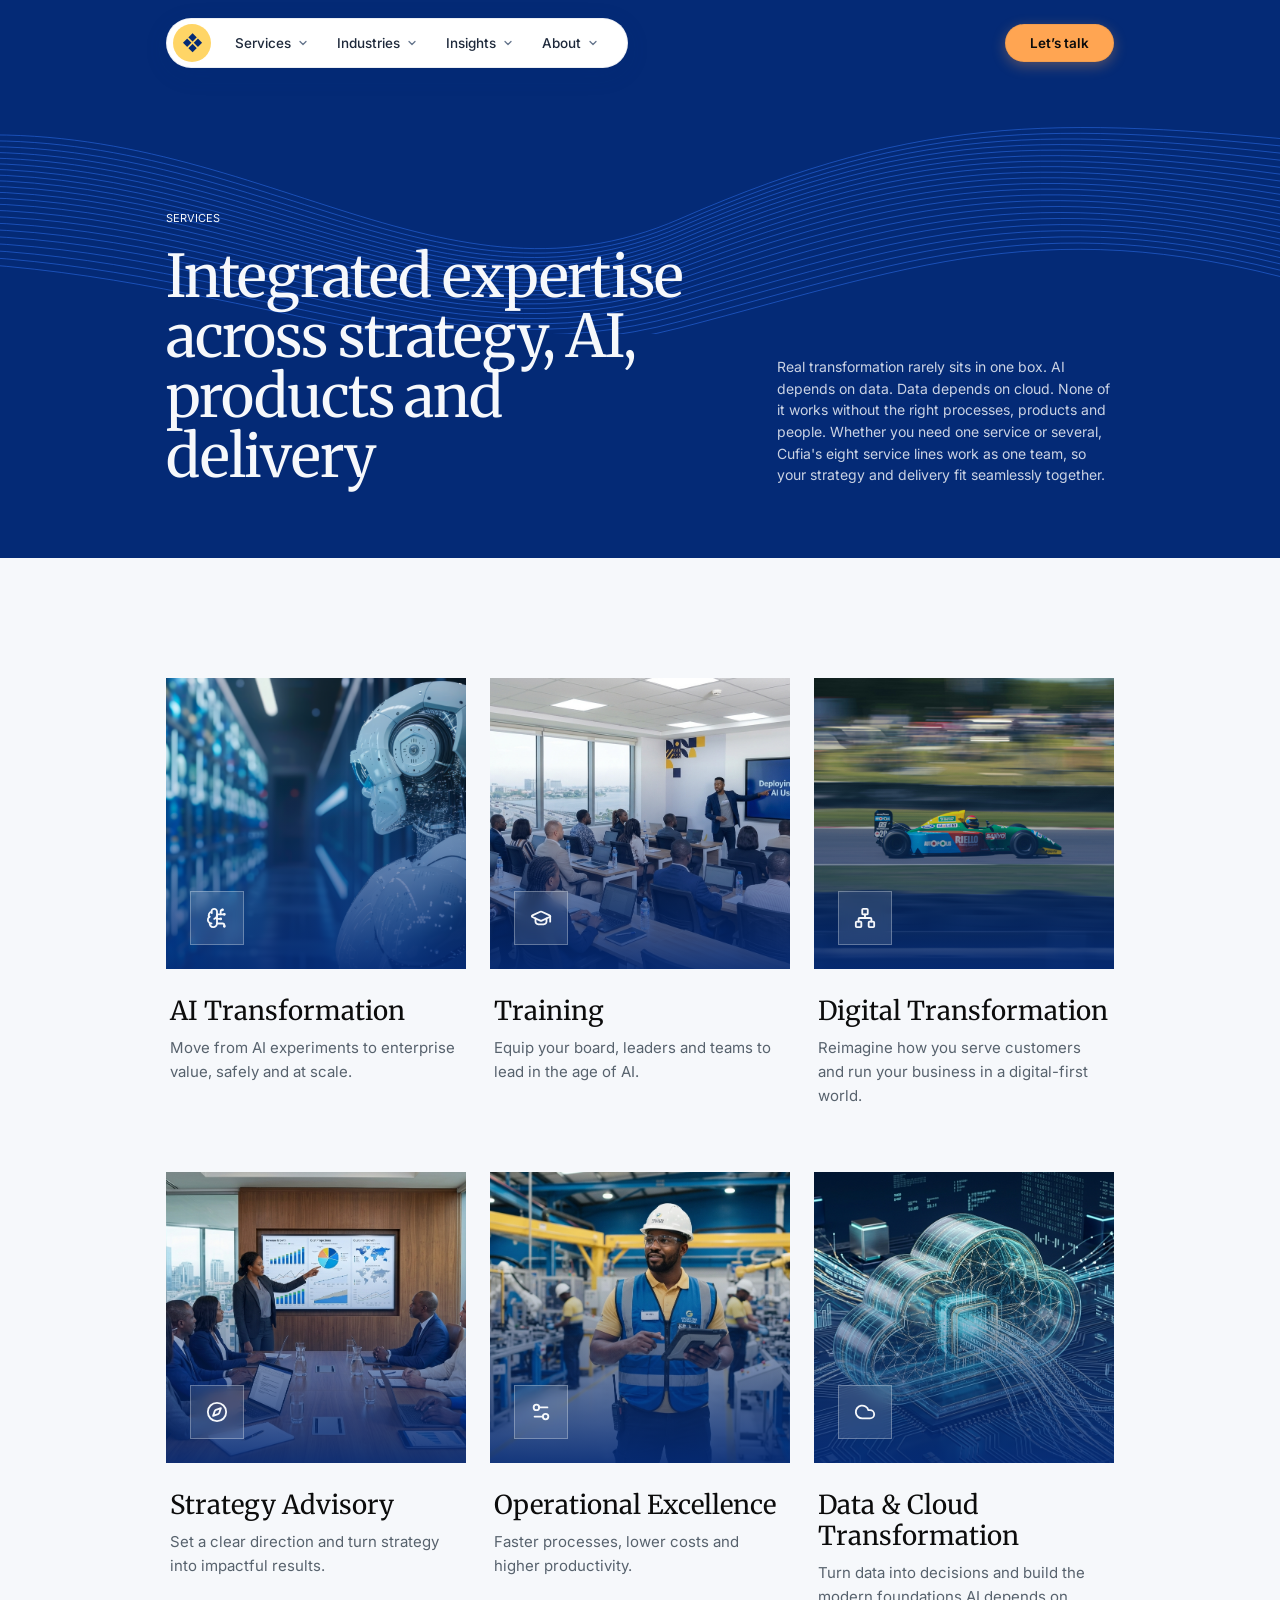
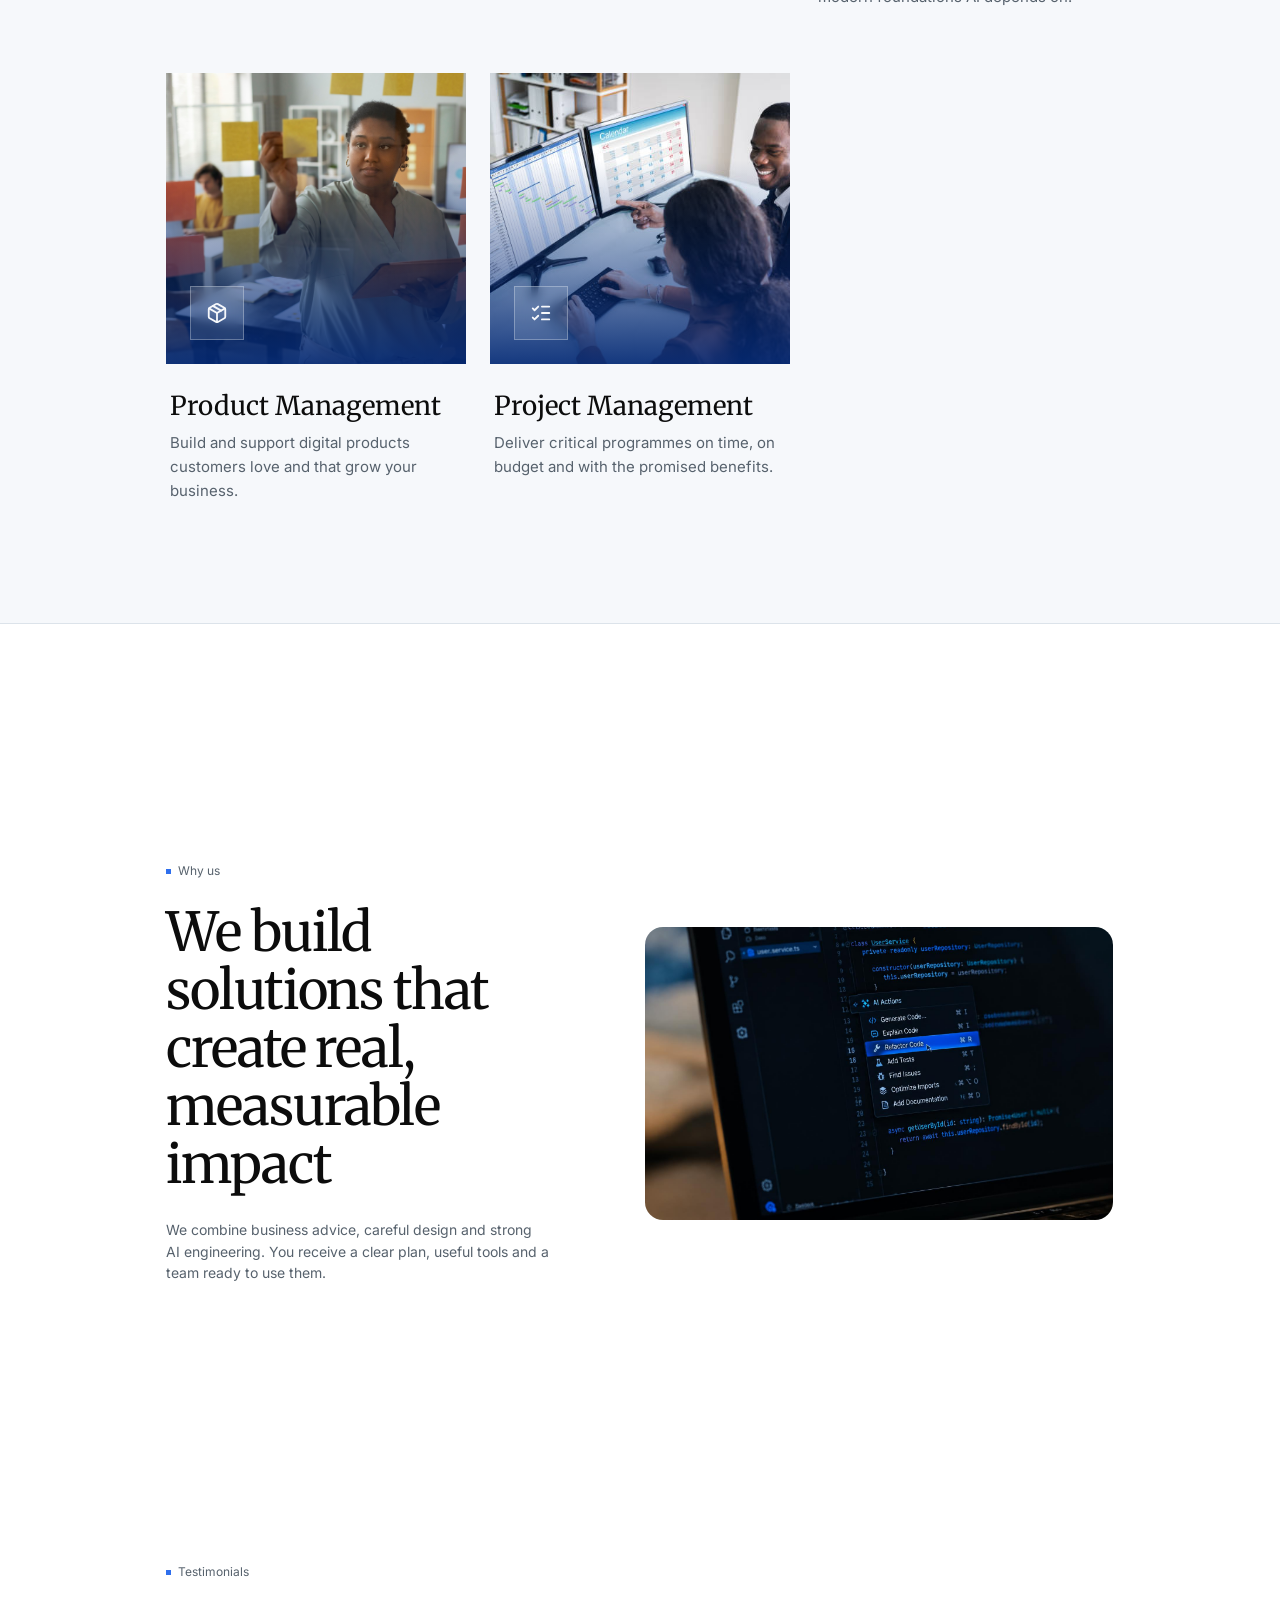
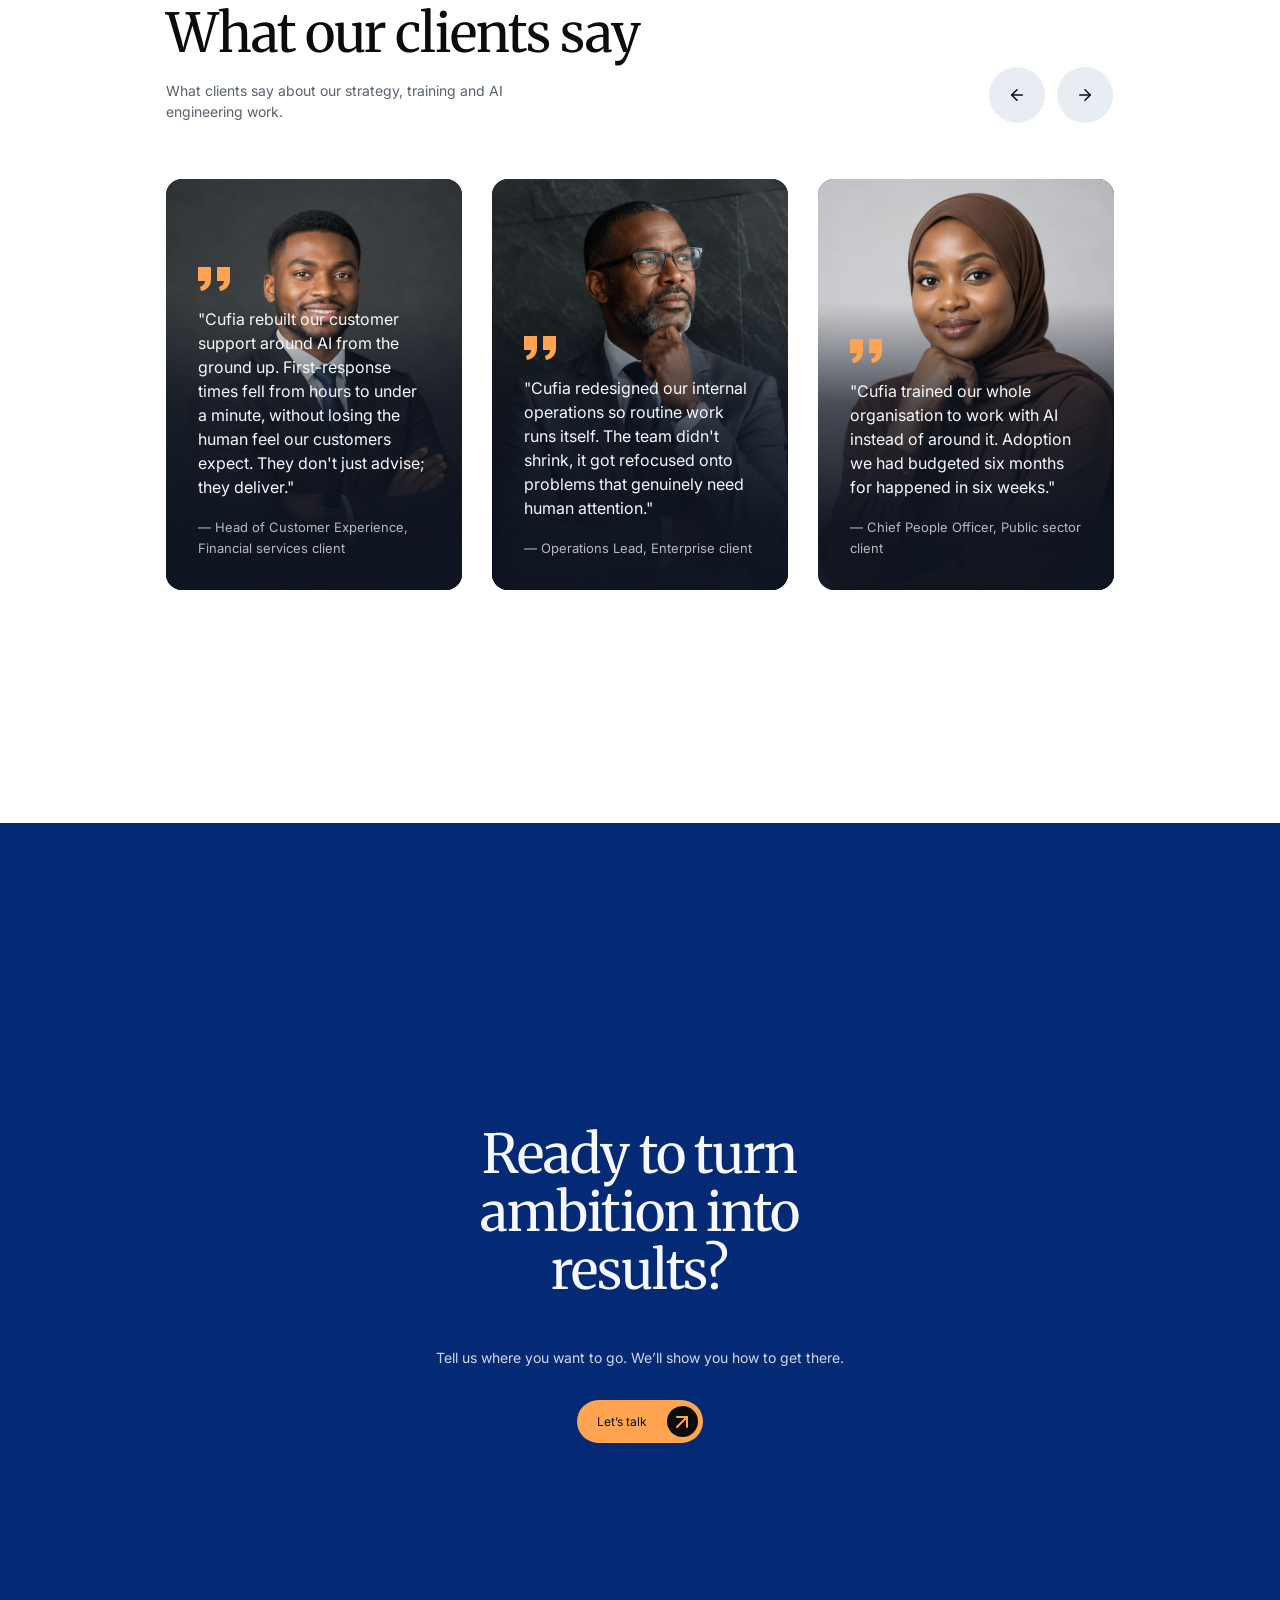
<file: services.html>
<!doctype html>

<html lang="en">
  <head>
    <meta charset="utf-8" />
    <meta content="width=device-width, initial-scale=1" name="viewport" />
    <title>Services | Cufia</title>
    <meta
      content="Cufia helps organisations turn AI, data, cloud and strategy into measurable results."
      name="description"
    />
    <meta
      content="Services | Cufia"
      property="og:title"
    />
    <meta
      content="Collaborate. Transform. Sustain."
      property="og:description"
    />
    <meta content="website" property="og:type" />
    <meta content="summary_large_image" name="twitter:card" />
    <link
      href="https://fonts.googleapis.com/css2?family=Merriweather:ital,wght@0,300;0,400;0,700;0,900;1,400&amp;family=Inter:wght@400;500;600&amp;display=swap"
      rel="stylesheet"
    />
    <link rel="stylesheet" href="styles.css" />
  </head>
  <body>
    <main class="cufia-page services-page" id="top">
      <!-- ==================== SERVICES HERO ==================== -->
      <section class="svc-hero">
        <header class="cufia-navbar-wrapper" id="siteHeader">
          <div class="cufia-navbar-bar wrap">
            <!-- Desktop Floating Nav Capsule (Left Pill) -->
            <div class="cufia-nav-capsule">
              <a aria-label="Cufia home" class="cufia-nav-emblem-btn" href="index.html">
                <span class="cufia-emblem-icon">❖</span>
              </a>
              <nav aria-label="Main navigation" class="cufia-desktop-nav-links">
                <button type="button" class="cufia-nav-link-btn" data-menu="services" aria-expanded="false" aria-haspopup="true">
                  <span>Services</span>
                  <svg class="cufia-nav-caret" width="12" height="12" viewBox="0 0 24 24" fill="none" stroke="currentColor" stroke-width="2.5" stroke-linecap="round" stroke-linejoin="round" aria-hidden="true"><path d="m6 9 6 6 6-6"/></svg>
                </button>
                <button type="button" class="cufia-nav-link-btn" data-menu="industries" aria-expanded="false" aria-haspopup="true">
                  <span>Industries</span>
                  <svg class="cufia-nav-caret" width="12" height="12" viewBox="0 0 24 24" fill="none" stroke="currentColor" stroke-width="2.5" stroke-linecap="round" stroke-linejoin="round" aria-hidden="true"><path d="m6 9 6 6 6-6"/></svg>
                </button>
                <button type="button" class="cufia-nav-link-btn" data-menu="insights" aria-expanded="false" aria-haspopup="true">
                  <span>Insights</span>
                  <svg class="cufia-nav-caret" width="12" height="12" viewBox="0 0 24 24" fill="none" stroke="currentColor" stroke-width="2.5" stroke-linecap="round" stroke-linejoin="round" aria-hidden="true"><path d="m6 9 6 6 6-6"/></svg>
                </button>
                <button type="button" class="cufia-nav-link-btn" data-menu="about" aria-expanded="false" aria-haspopup="true">
                  <span>About</span>
                  <svg class="cufia-nav-caret" width="12" height="12" viewBox="0 0 24 24" fill="none" stroke="currentColor" stroke-width="2.5" stroke-linecap="round" stroke-linejoin="round" aria-hidden="true"><path d="m6 9 6 6 6-6"/></svg>
                </button>
              </nav>
            </div>

            <!-- Desktop Floating CTA Pill (Right Side) -->
            <a class="cufia-floating-cta" href="contact.html">
              Let’s talk
            </a>

            <!-- Mobile Top Bar (Visible only on mobile/tablet) -->
            <div class="cufia-mobile-bar-left">
              <a aria-label="Cufia home" class="cufia-mobile-logo" href="index.html">
                <span class="cufia-emblem-icon">❖</span>
                <span class="cufia-mobile-wordmark">cufia</span>
              </a>
            </div>
            <button type="button" class="cufia-mobile-hamburger" id="mobileMenuOpenBtn" aria-label="Open navigation menu" aria-expanded="false">
              <svg width="24" height="24" viewBox="0 0 24 24" fill="none" stroke="currentColor" stroke-width="2" stroke-linecap="round" stroke-linejoin="round" aria-hidden="true">
                <line x1="4" x2="20" y1="6" y2="6"/>
                <line x1="4" x2="20" y1="12" y2="12"/>
                <line x1="4" x2="20" y1="18" y2="18"/>
              </svg>
            </button>
          </div>

          <!-- ==================== DESKTOP MEGA MENU PANELS ==================== -->
          <div class="cufia-megamenu-dropdown-container wrap">
            <!-- 1. SERVICES MEGA MENU (3-COLUMN INTERACTIVE LAYOUT) -->
            <div class="cufia-megamenu-card" id="megamenu-services" data-panel="services" hidden>
              <div class="cufia-services-3col">
                <!-- Column 1: Services List -->
                <div class="cufia-services-col1">
                  <div class="cufia-mm-heading">SERVICES</div>
                  <div class="cufia-services-navlist" role="tablist">
                    <button type="button" class="cufia-service-tab active" data-service-key="ai-trans" role="tab" aria-selected="true">
                      <span>AI Transformation</span>
                      <svg class="cufia-tab-arrow" width="14" height="14" viewBox="0 0 24 24" fill="none" stroke="currentColor" stroke-width="2.5"><path d="m9 18 6-6-6-6"/></svg>
                    </button>
                    <button type="button" class="cufia-service-tab" data-service-key="training" role="tab" aria-selected="false">
                      <span>Training</span>
                      <svg class="cufia-tab-arrow" width="14" height="14" viewBox="0 0 24 24" fill="none" stroke="currentColor" stroke-width="2.5"><path d="m9 18 6-6-6-6"/></svg>
                    </button>
                    <button type="button" class="cufia-service-tab" data-service-key="digital-trans" role="tab" aria-selected="false">
                      <span>Digital Transformation</span>
                      <svg class="cufia-tab-arrow" width="14" height="14" viewBox="0 0 24 24" fill="none" stroke="currentColor" stroke-width="2.5"><path d="m9 18 6-6-6-6"/></svg>
                    </button>
                    <button type="button" class="cufia-service-tab" data-service-key="ops-excellence" role="tab" aria-selected="false">
                      <span>Operational Excellence</span>
                      <svg class="cufia-tab-arrow" width="14" height="14" viewBox="0 0 24 24" fill="none" stroke="currentColor" stroke-width="2.5"><path d="m9 18 6-6-6-6"/></svg>
                    </button>
                    <button type="button" class="cufia-service-tab" data-service-key="strategy" role="tab" aria-selected="false">
                      <span>Strategy Advisory</span>
                      <svg class="cufia-tab-arrow" width="14" height="14" viewBox="0 0 24 24" fill="none" stroke="currentColor" stroke-width="2.5"><path d="m9 18 6-6-6-6"/></svg>
                    </button>
                    <button type="button" class="cufia-service-tab" data-service-key="data-cloud" role="tab" aria-selected="false">
                      <span>Data &amp; Cloud Transformation</span>
                      <svg class="cufia-tab-arrow" width="14" height="14" viewBox="0 0 24 24" fill="none" stroke="currentColor" stroke-width="2.5"><path d="m9 18 6-6-6-6"/></svg>
                    </button>
                    <button type="button" class="cufia-service-tab" data-service-key="product-mgmt" role="tab" aria-selected="false">
                      <span>Product Management</span>
                      <svg class="cufia-tab-arrow" width="14" height="14" viewBox="0 0 24 24" fill="none" stroke="currentColor" stroke-width="2.5"><path d="m9 18 6-6-6-6"/></svg>
                    </button>
                    <button type="button" class="cufia-service-tab" data-service-key="project-mgmt" role="tab" aria-selected="false">
                      <span>Project Management</span>
                      <svg class="cufia-tab-arrow" width="14" height="14" viewBox="0 0 24 24" fill="none" stroke="currentColor" stroke-width="2.5"><path d="m9 18 6-6-6-6"/></svg>
                    </button>
                  </div>
                  <div class="cufia-col1-bottom">
                    <a href="services.html" class="cufia-view-all-link">
                      <span>View all services</span>
                      <svg width="14" height="14" viewBox="0 0 24 24" fill="none" stroke="currentColor" stroke-width="2.5"><path d="M5 12h14"/><path d="m12 5 7 7-7 7"/></svg>
                    </a>
                  </div>
                </div>

                <!-- Column 2: Sub-categories by Service -->
                <div class="cufia-services-col2">
                  <!-- Panel 1: AI Transformation -->
                  <div class="cufia-subpanel active" id="subpanel-ai-trans" data-service-content="ai-trans">
                    <div class="cufia-subpanel-header">
                      <h3>AI Transformation</h3>
                      <p>Turn artificial intelligence strategy into scalable, governed enterprise capabilities.</p>
                    </div>
                    <ul class="cufia-subcat-list">
                      <li><a href="#service-0"><span>AI Readiness Assessment</span><svg class="cufia-link-arrow" width="13" height="13" viewBox="0 0 24 24" fill="none" stroke="currentColor" stroke-width="2"><path d="M7 17 17 7"/><path d="M7 7h10v10"/></svg></a></li>
                      <li><a href="#service-0"><span>AI Governance &amp; Ethics</span><svg class="cufia-link-arrow" width="13" height="13" viewBox="0 0 24 24" fill="none" stroke="currentColor" stroke-width="2"><path d="M7 17 17 7"/><path d="M7 7h10v10"/></svg></a></li>
                      <li><a href="#service-0"><span>AI Use-Case Discovery</span><svg class="cufia-link-arrow" width="13" height="13" viewBox="0 0 24 24" fill="none" stroke="currentColor" stroke-width="2"><path d="M7 17 17 7"/><path d="M7 7h10v10"/></svg></a></li>
                      <li><a href="#service-0"><span>AI Use-Case Deployment</span><svg class="cufia-link-arrow" width="13" height="13" viewBox="0 0 24 24" fill="none" stroke="currentColor" stroke-width="2"><path d="M7 17 17 7"/><path d="M7 7h10v10"/></svg></a></li>
                      <li><a href="#service-0"><span>Enterprise AI Transformation Strategy</span><svg class="cufia-link-arrow" width="13" height="13" viewBox="0 0 24 24" fill="none" stroke="currentColor" stroke-width="2"><path d="M7 17 17 7"/><path d="M7 7h10v10"/></svg></a></li>
                    </ul>
                  </div>

                  <!-- Panel 2: Training -->
                  <div class="cufia-subpanel" id="subpanel-training" data-service-content="training">
                    <div class="cufia-subpanel-header">
                      <h3>Training</h3>
                      <p>Equip executive teams, boards, and professionals with mission-critical modern competencies.</p>
                    </div>
                    <ul class="cufia-subcat-list">
                      <li><a href="#service-1"><span>AI Board Training</span><svg class="cufia-link-arrow" width="13" height="13" viewBox="0 0 24 24" fill="none" stroke="currentColor" stroke-width="2"><path d="M7 17 17 7"/><path d="M7 7h10v10"/></svg></a></li>
                      <li><a href="#service-1"><span>AI Executive Training</span><svg class="cufia-link-arrow" width="13" height="13" viewBox="0 0 24 24" fill="none" stroke="currentColor" stroke-width="2"><path d="M7 17 17 7"/><path d="M7 7h10v10"/></svg></a></li>
                      <li><a href="#service-1"><span>Skills Development Training</span><svg class="cufia-link-arrow" width="13" height="13" viewBox="0 0 24 24" fill="none" stroke="currentColor" stroke-width="2"><path d="M7 17 17 7"/><path d="M7 7h10v10"/></svg></a></li>
                      <li><a href="#service-1"><span>Leadership &amp; Management Training</span><svg class="cufia-link-arrow" width="13" height="13" viewBox="0 0 24 24" fill="none" stroke="currentColor" stroke-width="2"><path d="M7 17 17 7"/><path d="M7 7h10v10"/></svg></a></li>
                    </ul>
                  </div>

                  <!-- Panel 3: Digital Transformation -->
                  <div class="cufia-subpanel" id="subpanel-digital-trans" data-service-content="digital-trans">
                    <div class="cufia-subpanel-header">
                      <h3>Digital Transformation</h3>
                      <p>Architect modern operating architectures, customer experiences, and digital platforms.</p>
                    </div>
                    <ul class="cufia-subcat-list">
                      <li><a href="#service-2"><span>Digital Strategy</span><svg class="cufia-link-arrow" width="13" height="13" viewBox="0 0 24 24" fill="none" stroke="currentColor" stroke-width="2"><path d="M7 17 17 7"/><path d="M7 7h10v10"/></svg></a></li>
                      <li><a href="#service-2"><span>Digital Operating Model</span><svg class="cufia-link-arrow" width="13" height="13" viewBox="0 0 24 24" fill="none" stroke="currentColor" stroke-width="2"><path d="M7 17 17 7"/><path d="M7 7h10v10"/></svg></a></li>
                      <li><a href="#service-2"><span>Products &amp; Platforms Digitalisation</span><svg class="cufia-link-arrow" width="13" height="13" viewBox="0 0 24 24" fill="none" stroke="currentColor" stroke-width="2"><path d="M7 17 17 7"/><path d="M7 7h10v10"/></svg></a></li>
                      <li><a href="#service-2"><span>Customer Experience (CX)</span><svg class="cufia-link-arrow" width="13" height="13" viewBox="0 0 24 24" fill="none" stroke="currentColor" stroke-width="2"><path d="M7 17 17 7"/><path d="M7 7h10v10"/></svg></a></li>
                      <li><a href="#service-2"><span>Technology Transformation</span><svg class="cufia-link-arrow" width="13" height="13" viewBox="0 0 24 24" fill="none" stroke="currentColor" stroke-width="2"><path d="M7 17 17 7"/><path d="M7 7h10v10"/></svg></a></li>
                    </ul>
                  </div>

                  <!-- Panel 4: Operational Excellence -->
                  <div class="cufia-subpanel" id="subpanel-ops-excellence" data-service-content="ops-excellence">
                    <div class="cufia-subpanel-header">
                      <h3>Operational Excellence</h3>
                      <p>Streamline core processes, unlock lean efficiencies, and automate enterprise workflows.</p>
                    </div>
                    <ul class="cufia-subcat-list">
                      <li><a href="#service-4"><span>Process Transformation</span><svg class="cufia-link-arrow" width="13" height="13" viewBox="0 0 24 24" fill="none" stroke="currentColor" stroke-width="2"><path d="M7 17 17 7"/><path d="M7 7h10v10"/></svg></a></li>
                      <li><a href="#service-4"><span>Operating Model Transformation</span><svg class="cufia-link-arrow" width="13" height="13" viewBox="0 0 24 24" fill="none" stroke="currentColor" stroke-width="2"><path d="M7 17 17 7"/><path d="M7 7h10v10"/></svg></a></li>
                      <li><a href="#service-4"><span>Performance &amp; Productivity</span><svg class="cufia-link-arrow" width="13" height="13" viewBox="0 0 24 24" fill="none" stroke="currentColor" stroke-width="2"><path d="M7 17 17 7"/><path d="M7 7h10v10"/></svg></a></li>
                      <li><a href="#service-4"><span>Process Automation</span><svg class="cufia-link-arrow" width="13" height="13" viewBox="0 0 24 24" fill="none" stroke="currentColor" stroke-width="2"><path d="M7 17 17 7"/><path d="M7 7h10v10"/></svg></a></li>
                      <li><a href="#service-4"><span>Continuous Improvement</span><svg class="cufia-link-arrow" width="13" height="13" viewBox="0 0 24 24" fill="none" stroke="currentColor" stroke-width="2"><path d="M7 17 17 7"/><path d="M7 7h10v10"/></svg></a></li>
                    </ul>
                  </div>

                  <!-- Panel 5: Strategy Advisory -->
                  <div class="cufia-subpanel" id="subpanel-strategy" data-service-content="strategy">
                    <div class="cufia-subpanel-header">
                      <h3>Strategy Advisory</h3>
                      <p>Bridge high-altitude vision and concrete execution with grounded, actionable roadmaps.</p>
                    </div>
                    <ul class="cufia-subcat-list">
                      <li><a href="#service-3"><span>Corporate &amp; Business Strategy</span><svg class="cufia-link-arrow" width="13" height="13" viewBox="0 0 24 24" fill="none" stroke="currentColor" stroke-width="2"><path d="M7 17 17 7"/><path d="M7 7h10v10"/></svg></a></li>
                      <li><a href="#service-3"><span>Growth &amp; Market Entry</span><svg class="cufia-link-arrow" width="13" height="13" viewBox="0 0 24 24" fill="none" stroke="currentColor" stroke-width="2"><path d="M7 17 17 7"/><path d="M7 7h10v10"/></svg></a></li>
                      <li><a href="#service-3"><span>Customer Strategy</span><svg class="cufia-link-arrow" width="13" height="13" viewBox="0 0 24 24" fill="none" stroke="currentColor" stroke-width="2"><path d="M7 17 17 7"/><path d="M7 7h10v10"/></svg></a></li>
                      <li><a href="#service-3"><span>Innovation Strategy</span><svg class="cufia-link-arrow" width="13" height="13" viewBox="0 0 24 24" fill="none" stroke="currentColor" stroke-width="2"><path d="M7 17 17 7"/><path d="M7 7h10v10"/></svg></a></li>
                      <li><a href="#service-3"><span>Strategy Implementation</span><svg class="cufia-link-arrow" width="13" height="13" viewBox="0 0 24 24" fill="none" stroke="currentColor" stroke-width="2"><path d="M7 17 17 7"/><path d="M7 7h10v10"/></svg></a></li>
                    </ul>
                  </div>

                  <!-- Panel 6: Data & Cloud -->
                  <div class="cufia-subpanel" id="subpanel-data-cloud" data-service-content="data-cloud">
                    <div class="cufia-subpanel-header">
                      <h3>Data &amp; Cloud Transformation</h3>
                      <p>Build elastic, future-ready infrastructure and trustworthy data pipelines.</p>
                    </div>
                    <ul class="cufia-subcat-list">
                      <li><a href="#service-5"><span>Data Strategy</span><svg class="cufia-link-arrow" width="13" height="13" viewBox="0 0 24 24" fill="none" stroke="currentColor" stroke-width="2"><path d="M7 17 17 7"/><path d="M7 7h10v10"/></svg></a></li>
                      <li><a href="#service-5"><span>Data Governance</span><svg class="cufia-link-arrow" width="13" height="13" viewBox="0 0 24 24" fill="none" stroke="currentColor" stroke-width="2"><path d="M7 17 17 7"/><path d="M7 7h10v10"/></svg></a></li>
                      <li><a href="#service-5"><span>Analytics &amp; BI</span><svg class="cufia-link-arrow" width="13" height="13" viewBox="0 0 24 24" fill="none" stroke="currentColor" stroke-width="2"><path d="M7 17 17 7"/><path d="M7 7h10v10"/></svg></a></li>
                      <li><a href="#service-5"><span>Cloud Strategy</span><svg class="cufia-link-arrow" width="13" height="13" viewBox="0 0 24 24" fill="none" stroke="currentColor" stroke-width="2"><path d="M7 17 17 7"/><path d="M7 7h10v10"/></svg></a></li>
                      <li><a href="#service-5"><span>Cloud Migration &amp; Modernisation</span><svg class="cufia-link-arrow" width="13" height="13" viewBox="0 0 24 24" fill="none" stroke="currentColor" stroke-width="2"><path d="M7 17 17 7"/><path d="M7 7h10v10"/></svg></a></li>
                      <li><a href="#service-5"><span>Data &amp; AI Infrastructure</span><svg class="cufia-link-arrow" width="13" height="13" viewBox="0 0 24 24" fill="none" stroke="currentColor" stroke-width="2"><path d="M7 17 17 7"/><path d="M7 7h10v10"/></svg></a></li>
                    </ul>
                  </div>

                  <!-- Panel 7: Product Management -->
                  <div class="cufia-subpanel" id="subpanel-product-mgmt" data-service-content="product-mgmt">
                    <div class="cufia-subpanel-header">
                      <h3>Product Management</h3>
                      <p>Accelerate discovery, validate value propositions, and institute high-performing product squads.</p>
                    </div>
                    <ul class="cufia-subcat-list">
                      <li><a href="#service-6"><span>Product Strategy</span><svg class="cufia-link-arrow" width="13" height="13" viewBox="0 0 24 24" fill="none" stroke="currentColor" stroke-width="2"><path d="M7 17 17 7"/><path d="M7 7h10v10"/></svg></a></li>
                      <li><a href="#service-6"><span>Product Discovery</span><svg class="cufia-link-arrow" width="13" height="13" viewBox="0 0 24 24" fill="none" stroke="currentColor" stroke-width="2"><path d="M7 17 17 7"/><path d="M7 7h10v10"/></svg></a></li>
                      <li><a href="#service-6"><span>Digital Product Development</span><svg class="cufia-link-arrow" width="13" height="13" viewBox="0 0 24 24" fill="none" stroke="currentColor" stroke-width="2"><path d="M7 17 17 7"/><path d="M7 7h10v10"/></svg></a></li>
                      <li><a href="#service-6"><span>Product Operating Model</span><svg class="cufia-link-arrow" width="13" height="13" viewBox="0 0 24 24" fill="none" stroke="currentColor" stroke-width="2"><path d="M7 17 17 7"/><path d="M7 7h10v10"/></svg></a></li>
                      <li><a href="#service-6"><span>Product Leadership Support</span><svg class="cufia-link-arrow" width="13" height="13" viewBox="0 0 24 24" fill="none" stroke="currentColor" stroke-width="2"><path d="M7 17 17 7"/><path d="M7 7h10v10"/></svg></a></li>
                    </ul>
                  </div>

                  <!-- Panel 8: Project Management -->
                  <div class="cufia-subpanel" id="subpanel-project-mgmt" data-service-content="project-mgmt">
                    <div class="cufia-subpanel-header">
                      <h3>Project Management</h3>
                      <p>Deliver complex, business-critical initiatives with disciplined PMO governance and agile velocity.</p>
                    </div>
                    <ul class="cufia-subcat-list">
                      <li><a href="#service-7"><span>Portfolio &amp; PMO Set-up</span><svg class="cufia-link-arrow" width="13" height="13" viewBox="0 0 24 24" fill="none" stroke="currentColor" stroke-width="2"><path d="M7 17 17 7"/><path d="M7 7h10v10"/></svg></a></li>
                      <li><a href="#service-7"><span>Programme &amp; Project Delivery</span><svg class="cufia-link-arrow" width="13" height="13" viewBox="0 0 24 24" fill="none" stroke="currentColor" stroke-width="2"><path d="M7 17 17 7"/><path d="M7 7h10v10"/></svg></a></li>
                      <li><a href="#service-7"><span>Agile Transformation</span><svg class="cufia-link-arrow" width="13" height="13" viewBox="0 0 24 24" fill="none" stroke="currentColor" stroke-width="2"><path d="M7 17 17 7"/><path d="M7 7h10v10"/></svg></a></li>
                      <li><a href="#service-7"><span>Project Recovery</span><svg class="cufia-link-arrow" width="13" height="13" viewBox="0 0 24 24" fill="none" stroke="currentColor" stroke-width="2"><path d="M7 17 17 7"/><path d="M7 7h10v10"/></svg></a></li>
                      <li><a href="#service-7"><span>Benefits Realisation</span><svg class="cufia-link-arrow" width="13" height="13" viewBox="0 0 24 24" fill="none" stroke="currentColor" stroke-width="2"><path d="M7 17 17 7"/><path d="M7 7h10v10"/></svg></a></li>
                    </ul>
                  </div>
                </div>

                <!-- Column 3: Featured Image / Resource Card (Dynamic per service) -->
                <div class="cufia-services-col3">
                  <div class="cufia-mm-heading">FEATURED SPOTLIGHT</div>
                  
                  <!-- Card for AI Transformation -->
                  <div class="cufia-feature-card active" data-feature-content="ai-trans">
                    <div class="cufia-feature-card-media">
                      <img src="AI Transformation.jpeg" alt="Enterprise AI Transformation" loading="lazy">
                    </div>
                    <div class="cufia-feature-card-body">
                      <span class="cufia-feature-tag">CASE SPOTLIGHT</span>
                      <h4>Enterprise AI Readiness at Scale</h4>
                      <p>How global enterprises navigate compliance, safety, and measurable operational ROI.</p>
                      <a href="#service-0" class="cufia-feature-cta">Explore capabilities &rarr;</a>
                    </div>
                  </div>

                  <!-- Card for Training -->
                  <div class="cufia-feature-card" data-feature-content="training">
                    <div class="cufia-feature-card-media">
                      <img src="AI Training.jpg" alt="Executive Training" loading="lazy">
                    </div>
                    <div class="cufia-feature-card-body">
                      <span class="cufia-feature-tag">LEADERSHIP PROGRAM</span>
                      <h4>Executive &amp; Board Fluency</h4>
                      <p>Hands-on workshops transforming leaders into confident technology stewards.</p>
                      <a href="#service-1" class="cufia-feature-cta">Learn about training &rarr;</a>
                    </div>
                  </div>

                  <!-- Card for Digital Transformation -->
                  <div class="cufia-feature-card" data-feature-content="digital-trans">
                    <div class="cufia-feature-card-media">
                      <img src="Digital Transformation.jpg" alt="Digital Transformation" loading="lazy">
                    </div>
                    <div class="cufia-feature-card-body">
                      <span class="cufia-feature-tag">OPERATING MODEL</span>
                      <h4>Omnichannel Architecture</h4>
                      <p>Connecting legacy systems with reactive customer touchpoints.</p>
                      <a href="#service-2" class="cufia-feature-cta">View case studies &rarr;</a>
                    </div>
                  </div>

                  <!-- Card for Operational Excellence -->
                  <div class="cufia-feature-card" data-feature-content="ops-excellence">
                    <div class="cufia-feature-card-media">
                      <img src="Operations.jpg" alt="Operational Excellence" loading="lazy">
                    </div>
                    <div class="cufia-feature-card-body">
                      <span class="cufia-feature-tag">EFFICIENCY &amp; LEAN</span>
                      <h4>Process Automation &amp; Velocity</h4>
                      <p>Eliminating bottlenecks to expand capacity and operational resilience.</p>
                      <a href="#service-4" class="cufia-feature-cta">Explore operations &rarr;</a>
                    </div>
                  </div>

                  <!-- Card for Strategy Advisory -->
                  <div class="cufia-feature-card" data-feature-content="strategy">
                    <div class="cufia-feature-card-media">
                      <img src="Strategy Advisory.jpg" alt="Strategy Advisory" loading="lazy">
                    </div>
                    <div class="cufia-feature-card-body">
                      <span class="cufia-feature-tag">STRATEGIC GROWTH</span>
                      <h4>Market Entry &amp; Horizon 3 Vision</h4>
                      <p>Navigating high-growth African and emerging market ecosystems.</p>
                      <a href="#service-3" class="cufia-feature-cta">Read strategy brief &rarr;</a>
                    </div>
                  </div>

                  <!-- Card for Data & Cloud -->
                  <div class="cufia-feature-card" data-feature-content="data-cloud">
                    <div class="cufia-feature-card-media">
                      <img src="Cloud.jpg" alt="Data and Cloud" loading="lazy">
                    </div>
                    <div class="cufia-feature-card-body">
                      <span class="cufia-feature-tag">CLOUD INFRASTRUCTURE</span>
                      <h4>Modern Data Governance</h4>
                      <p>Building trusted data lakes, automated compliance, and scalable AI infrastructure.</p>
                      <a href="#service-5" class="cufia-feature-cta">Discover architecture &rarr;</a>
                    </div>
                  </div>

                  <!-- Card for Product Management -->
                  <div class="cufia-feature-card" data-feature-content="product-mgmt">
                    <div class="cufia-feature-card-media">
                      <img src="Product Management.jpg" alt="Product Management" loading="lazy">
                    </div>
                    <div class="cufia-feature-card-body">
                      <span class="cufia-feature-tag">PRODUCT LEADERSHIP</span>
                      <h4>Discovery to Delivery Engine</h4>
                      <p>Embedding customer discovery loops directly into release cadences.</p>
                      <a href="#service-6" class="cufia-feature-cta">See product playbooks &rarr;</a>
                    </div>
                  </div>

                  <!-- Card for Project Management -->
                  <div class="cufia-feature-card" data-feature-content="project-mgmt">
                    <div class="cufia-feature-card-media">
                      <img src="Project Management.jpg" alt="Project Management" loading="lazy">
                    </div>
                    <div class="cufia-feature-card-body">
                      <span class="cufia-feature-tag">PMO &amp; EXECUTION</span>
                      <h4>Guaranteed Programme Delivery</h4>
                      <p>Orchestrating complex vendor landscapes, timelines, and measurable milestones.</p>
                      <a href="#service-7" class="cufia-feature-cta">Explore PMO frameworks &rarr;</a>
                    </div>
                  </div>
                </div>
              </div>
            </div>

            <!-- 2. INDUSTRIES DROPDOWN CARD -->
            <div class="cufia-megamenu-card" id="megamenu-industries" data-panel="industries" hidden>
              <div class="cufia-dropdown-grid cufia-industries-grid">
                <!-- Left Editorial Box -->
                <div class="cufia-editorial-col">
                  <h3>Specialised expertise for your industry's pivotal challenges.</h3>
                  <p>Our cross-functional teams bring deep domain pedigree across regulated financial markets, technology enterprises, and public institutions.</p>
                  <a href="industries.html" class="cufia-editorial-link">View all industries &rarr;</a>
                </div>

                <!-- Middle Columns: Industries List -->
                <div class="cufia-dropdown-navcols">
                  <div class="cufia-nav-col">
                    <div class="cufia-mm-heading">KEY SECTORS</div>
                    <ul class="cufia-subcat-list">
                      <li><a href="industries.html"><span>Financial Services</span><svg class="cufia-link-arrow" width="13" height="13" viewBox="0 0 24 24" fill="none" stroke="currentColor" stroke-width="2"><path d="M7 17 17 7"/><path d="M7 7h10v10"/></svg></a></li>
                      <li><a href="industries.html"><span>Capital Markets</span><svg class="cufia-link-arrow" width="13" height="13" viewBox="0 0 24 24" fill="none" stroke="currentColor" stroke-width="2"><path d="M7 17 17 7"/><path d="M7 7h10v10"/></svg></a></li>
                      <li><a href="industries.html"><span>Legal &amp; Professional</span><svg class="cufia-link-arrow" width="13" height="13" viewBox="0 0 24 24" fill="none" stroke="currentColor" stroke-width="2"><path d="M7 17 17 7"/><path d="M7 7h10v10"/></svg></a></li>
                      <li><a href="industries.html"><span>Technology &amp; SaaS</span><svg class="cufia-link-arrow" width="13" height="13" viewBox="0 0 24 24" fill="none" stroke="currentColor" stroke-width="2"><path d="M7 17 17 7"/><path d="M7 7h10v10"/></svg></a></li>
                    </ul>
                  </div>
                  <div class="cufia-nav-col">
                    <div class="cufia-mm-heading">MORE SECTORS</div>
                    <ul class="cufia-subcat-list">
                      <li><a href="industries.html"><span>Energy &amp; Utilities</span><svg class="cufia-link-arrow" width="13" height="13" viewBox="0 0 24 24" fill="none" stroke="currentColor" stroke-width="2"><path d="M7 17 17 7"/><path d="M7 7h10v10"/></svg></a></li>
                      <li><a href="industries.html"><span>Manufacturing &amp; Logistics</span><svg class="cufia-link-arrow" width="13" height="13" viewBox="0 0 24 24" fill="none" stroke="currentColor" stroke-width="2"><path d="M7 17 17 7"/><path d="M7 7h10v10"/></svg></a></li>
                      <li><a href="industries.html"><span>Public Sector &amp; NGOs</span><svg class="cufia-link-arrow" width="13" height="13" viewBox="0 0 24 24" fill="none" stroke="currentColor" stroke-width="2"><path d="M7 17 17 7"/><path d="M7 7h10v10"/></svg></a></li>
                      <li><a href="industries.html"><span>Corporate Services &amp; Others</span><svg class="cufia-link-arrow" width="13" height="13" viewBox="0 0 24 24" fill="none" stroke="currentColor" stroke-width="2"><path d="M7 17 17 7"/><path d="M7 7h10v10"/></svg></a></li>
                    </ul>
                  </div>
                </div>

                <!-- Right Column: Featured Sector Spotlight -->
                <div class="cufia-dropdown-feature-col">
                  <div class="cufia-mm-heading">FEATURED SECTOR</div>
                  <div class="cufia-feature-card static-card">
                    <div class="cufia-feature-card-media">
                      <img src="Industry.jpg" alt="Financial Services and Industry" loading="lazy">
                    </div>
                    <div class="cufia-feature-card-body">
                      <span class="cufia-feature-tag">FINANCIAL SERVICES</span>
                      <h4>Core Banking Modernisation in Africa</h4>
                      <p>Transforming payment rails, cross-border remittances, and real-time fraud mitigation.</p>
                      <a href="industries.html" class="cufia-feature-cta">Read industry overview &rarr;</a>
                    </div>
                  </div>
                </div>
              </div>
            </div>

            <!-- 3. INSIGHTS DROPDOWN CARD -->
            <div class="cufia-megamenu-card" id="megamenu-insights" data-panel="insights" hidden>
              <div class="cufia-dropdown-grid cufia-insights-grid">
                <div class="cufia-dropdown-navcols">
                  <div class="cufia-nav-col">
                    <div class="cufia-mm-heading">CASE STUDIES</div>
                    <ul class="cufia-subcat-list">
                      <li><a href="index.html#case-studies"><span>Transformation in Africa Series</span><svg class="cufia-link-arrow" width="13" height="13" viewBox="0 0 24 24" fill="none" stroke="currentColor" stroke-width="2"><path d="M7 17 17 7"/><path d="M7 7h10v10"/></svg></a></li>
                      <li><a href="index.html#case-studies"><span>Tier-1 Bank AI Deployment</span><svg class="cufia-link-arrow" width="13" height="13" viewBox="0 0 24 24" fill="none" stroke="currentColor" stroke-width="2"><path d="M7 17 17 7"/><path d="M7 7h10v10"/></svg></a></li>
                      <li><a href="index.html#case-studies"><span>Public Sector Digital Modernisation</span><svg class="cufia-link-arrow" width="13" height="13" viewBox="0 0 24 24" fill="none" stroke="currentColor" stroke-width="2"><path d="M7 17 17 7"/><path d="M7 7h10v10"/></svg></a></li>
                    </ul>
                  </div>
                  <div class="cufia-nav-col">
                    <div class="cufia-mm-heading">ARTICLES &amp; PERSPECTIVES</div>
                    <ul class="cufia-subcat-list">
                      <li><a href="insights.html"><span>The AI-Ready Enterprise in 2026</span><svg class="cufia-link-arrow" width="13" height="13" viewBox="0 0 24 24" fill="none" stroke="currentColor" stroke-width="2"><path d="M7 17 17 7"/><path d="M7 7h10v10"/></svg></a></li>
                      <li><a href="insights.html"><span>Bridging Strategy &amp; Board Governance</span><svg class="cufia-link-arrow" width="13" height="13" viewBox="0 0 24 24" fill="none" stroke="currentColor" stroke-width="2"><path d="M7 17 17 7"/><path d="M7 7h10v10"/></svg></a></li>
                      <li><a href="insights.html"><span>Cloud Migration Pitfalls &amp; Playbooks</span><svg class="cufia-link-arrow" width="13" height="13" viewBox="0 0 24 24" fill="none" stroke="currentColor" stroke-width="2"><path d="M7 17 17 7"/><path d="M7 7h10v10"/></svg></a></li>
                    </ul>
                  </div>
                </div>

                <div class="cufia-dropdown-feature-col">
                  <div class="cufia-mm-heading">FEATURED RESOURCE</div>
                  <div class="cufia-feature-card static-card">
                    <div class="cufia-feature-card-media">
                      <img src="SOftware engineer.jpg" alt="A World Where Humans + AI Work as One" loading="lazy">
                    </div>
                    <div class="cufia-feature-card-body">
                      <span class="cufia-feature-tag">THOUGHT LEADERSHIP</span>
                      <h4>A World Where Humans + AI Work as One</h4>
                      <p>How emerging market leaders build compounding competitive advantage through talent and intelligent systems.</p>
                      <a href="insights.html" class="cufia-feature-cta">Read full perspective &rarr;</a>
                    </div>
                  </div>
                </div>
              </div>
            </div>

            <!-- 4. ABOUT DROPDOWN CARD -->
            <div class="cufia-megamenu-card" id="megamenu-about" data-panel="about" hidden>
              <div class="cufia-dropdown-grid cufia-about-grid">
                <div class="cufia-dropdown-navcols">
                  <div class="cufia-nav-col">
                    <div class="cufia-mm-heading">WHO WE ARE</div>
                    <ul class="cufia-subcat-list">
                      <li><a href="about.html"><span>Our Story &amp; Purpose</span><svg class="cufia-link-arrow" width="13" height="13" viewBox="0 0 24 24" fill="none" stroke="currentColor" stroke-width="2"><path d="M7 17 17 7"/><path d="M7 7h10v10"/></svg></a></li>
                      <li><a href="index.html#approach"><span>Our Transformation Approach</span><svg class="cufia-link-arrow" width="13" height="13" viewBox="0 0 24 24" fill="none" stroke="currentColor" stroke-width="2"><path d="M7 17 17 7"/><path d="M7 7h10v10"/></svg></a></li>
                      <li><a href="index.html#why-cufia"><span>Why Global Leaders Choose Cufia</span><svg class="cufia-link-arrow" width="13" height="13" viewBox="0 0 24 24" fill="none" stroke="currentColor" stroke-width="2"><path d="M7 17 17 7"/><path d="M7 7h10v10"/></svg></a></li>
                    </ul>
                  </div>
                  <div class="cufia-nav-col">
                    <div class="cufia-mm-heading">LEADERSHIP &amp; TALENT</div>
                    <ul class="cufia-subcat-list">
                      <li><a href="about.html"><span>Our Team &amp; Expert Council</span><svg class="cufia-link-arrow" width="13" height="13" viewBox="0 0 24 24" fill="none" stroke="currentColor" stroke-width="2"><path d="M7 17 17 7"/><path d="M7 7h10v10"/></svg></a></li>
                      <li><a href="contact.html"><span>Careers &amp; Expert Council Roles</span><svg class="cufia-link-arrow" width="13" height="13" viewBox="0 0 24 24" fill="none" stroke="currentColor" stroke-width="2"><path d="M7 17 17 7"/><path d="M7 7h10v10"/></svg></a></li>
                      <li><a href="contact.html"><span>Global Hubs &amp; Locations</span><svg class="cufia-link-arrow" width="13" height="13" viewBox="0 0 24 24" fill="none" stroke="currentColor" stroke-width="2"><path d="M7 17 17 7"/><path d="M7 7h10v10"/></svg></a></li>
                    </ul>
                  </div>
                </div>

                <div class="cufia-dropdown-feature-col">
                  <div class="cufia-mm-heading">EXPERT COUNCIL</div>
                  <div class="cufia-feature-card static-card">
                    <div class="cufia-feature-card-media">
                      <img src="Board of directors.jpg" alt="Cufia Expert Council" loading="lazy">
                    </div>
                    <div class="cufia-feature-card-body">
                      <span class="cufia-feature-tag">ADVISORY COUNCIL</span>
                      <h4>Senior Operators. Zero Theory.</h4>
                      <p>Seasoned executive operators and technical fellows embedded alongside your senior management.</p>
                      <a href="about.html" class="cufia-feature-cta">Meet the council &rarr;</a>
                    </div>
                  </div>
                </div>
              </div>
            </div>
          </div>
        </header>

        <!-- ==================== MOBILE NAVIGATION DRAWER (ACCENTURE DRILL-DOWN FLOW) ==================== -->
        <div class="cufia-mobile-drawer" id="mobileDrawer" aria-hidden="true">
          <div class="cufia-mobile-backdrop" id="mobileBackdrop"></div>
          <div class="cufia-mobile-container" role="dialog" aria-modal="true" aria-label="Mobile Navigation">
            <div class="cufia-mobile-track-wrapper" id="mobileTrackWrapper">
              <!-- LEVEL 1: MAIN MENU SCREEN -->
              <div class="cufia-mobile-screen" id="mobileScreen1">
                <div class="cufia-mobile-screen-header">
                  <button type="button" class="cufia-mobile-icon-btn" id="mobileMenuCloseBtn" aria-label="Close navigation">
                    <svg width="22" height="22" viewBox="0 0 24 24" fill="none" stroke="currentColor" stroke-width="2" stroke-linecap="round" stroke-linejoin="round"><line x1="18" y1="6" x2="6" y2="18"/><line x1="6" y1="6" x2="18" y2="18"/></svg>
                  </button>
                  <div class="cufia-mobile-brand-pill">
                    <span class="cufia-emblem-icon">❖</span>
                    <span>cufia</span>
                  </div>
                </div>

                <div class="cufia-mobile-nav-body">
                  <div class="cufia-mobile-primary-links">
                    <button type="button" class="cufia-mobile-level1-btn" data-drilldown="services">
                      <span>Services</span>
                      <svg width="18" height="18" viewBox="0 0 24 24" fill="none" stroke="currentColor" stroke-width="2.5"><path d="m9 18 6-6-6-6"/></svg>
                    </button>
                    <button type="button" class="cufia-mobile-level1-btn" data-drilldown="industries">
                      <span>Industries</span>
                      <svg width="18" height="18" viewBox="0 0 24 24" fill="none" stroke="currentColor" stroke-width="2.5"><path d="m9 18 6-6-6-6"/></svg>
                    </button>
                    <button type="button" class="cufia-mobile-level1-btn" data-drilldown="insights">
                      <span>Insights</span>
                      <svg width="18" height="18" viewBox="0 0 24 24" fill="none" stroke="currentColor" stroke-width="2.5"><path d="m9 18 6-6-6-6"/></svg>
                    </button>
                    <button type="button" class="cufia-mobile-level1-btn" data-drilldown="about">
                      <span>About Us</span>
                      <svg width="18" height="18" viewBox="0 0 24 24" fill="none" stroke="currentColor" stroke-width="2.5"><path d="m9 18 6-6-6-6"/></svg>
                    </button>
                  </div>

                  <div class="cufia-mobile-secondary-links">
                    <a href="contact.html" class="cufia-mobile-sublink">Contact Us</a>
                    <a href="about.html" class="cufia-mobile-sublink">Careers</a>
                    <a href="contact.html" class="cufia-mobile-sublink">Locations</a>
                  </div>

                  <div class="cufia-mobile-cta-row">
                    <a href="contact.html" class="cufia-mobile-cta-btn">Let’s talk</a>
                  </div>

                  <div class="cufia-mobile-social-row">
                    <a href="https://linkedin.com" target="_blank" rel="noopener noreferrer" aria-label="LinkedIn">
                      <svg width="18" height="18" viewBox="0 0 24 24" fill="currentColor"><path d="M19 3a2 2 0 0 1 2 2v14a2 2 0 0 1-2 2H5a2 2 0 0 1-2-2V5a2 2 0 0 1 2-2h14m-.5 15.5v-5.3a3.26 3.26 0 0 0-3.26-3.26c-.85 0-1.84.52-2.28 1.3v-1.11h-2.79v8.37h2.79v-4.93c0-.77.62-1.4 1.39-1.4a1.4 1.4 0 0 1 1.4 1.4v4.93h2.75M6.46 10.9v8.37H9.2V10.9H6.46M7.83 6.7a1.62 1.62 0 0 0-1.63 1.63c0 .9.73 1.63 1.63 1.63.9 0 1.63-.73 1.63-1.63A1.62 1.62 0 0 0 7.83 6.7z"/></svg>
                    </a>
                    <a href="https://facebook.com" target="_blank" rel="noopener noreferrer" aria-label="Facebook">
                      <svg width="18" height="18" viewBox="0 0 24 24" fill="currentColor"><path d="M22 12c0-5.52-4.48-10-10-10S2 6.48 2 12c0 4.84 3.44 8.87 8 9.8V15H8v-3h2V9.5C10 7.57 11.57 6 13.5 6H16v3h-2c-.55 0-1 .45-1 1v2h3v3h-3v6.95C18.05 21.45 22 17.19 22 12z"/></svg>
                    </a>
                    <a href="https://instagram.com" target="_blank" rel="noopener noreferrer" aria-label="Instagram">
                      <svg width="18" height="18" viewBox="0 0 24 24" fill="currentColor"><path d="M12 2.163c3.204 0 3.584.012 4.85.07 3.252.148 4.771 1.691 4.919 4.919.058 1.265.069 1.645.069 4.849 0 3.205-.012 3.584-.069 4.849-.149 3.225-1.664 4.771-4.919 4.919-1.266.058-1.644.07-4.85.07-3.204 0-3.584-.012-4.849-.07-3.26-.149-4.771-1.699-4.919-4.92-.058-1.265-.07-1.644-.07-4.849 0-3.204.013-3.583.07-4.849.149-3.227 1.664-4.771 4.919-4.919 1.266-.057 1.645-.069 4.849-.069zm0-2.163c-3.259 0-3.667.014-4.947.072-4.358.2-6.78 2.618-6.98 6.98-.059 1.281-.073 1.689-.073 4.948 0 3.259.014 3.668.072 4.948.2 4.358 2.618 6.78 6.98 6.98 1.281.058 1.689.072 4.948.072 3.259 0 3.668-.014 4.948-.072 4.354-.2 6.782-2.618 6.979-6.98.059-1.28.073-1.689.073-4.948 0-3.259-.014-3.667-.072-4.947-.196-4.354-2.617-6.78-6.979-6.98-1.281-.059-1.69-.073-4.949-.073zm0 5.838c-3.403 0-6.162 2.759-6.162 6.162s2.759 6.163 6.162 6.163 6.162-2.759 6.162-6.163c0-3.403-2.759-6.162-6.162-6.162zm0 10.162c-2.209 0-4-1.79-4-4 0-2.209 1.791-4 4-4s4 1.791 4 4c0 2.21-1.791 4-4 4zm6.406-11.845c-.796 0-1.441.645-1.441 1.44s.645 1.44 1.441 1.44c.795 0 1.439-.645 1.439-1.44s-.644-1.44-1.439-1.44z"/></svg>
                    </a>
                  </div>
                </div>
              </div>

              <!-- LEVEL 2: DRILL-DOWN SUB-SCREEN (ACCENTURE FLOW) -->
              <div class="cufia-mobile-screen" id="mobileScreen2">
                <div class="cufia-mobile-screen-header">
                  <button type="button" class="cufia-mobile-back-btn" id="mobileMenuBackBtn">
                    <svg width="18" height="18" viewBox="0 0 24 24" fill="none" stroke="currentColor" stroke-width="2.5"><path d="m15 18-6-6 6-6"/></svg>
                    <span>Back</span>
                  </button>
                  <button type="button" class="cufia-mobile-icon-btn" id="mobileMenuCloseBtn2" aria-label="Close navigation">
                    <svg width="22" height="22" viewBox="0 0 24 24" fill="none" stroke="currentColor" stroke-width="2" stroke-linecap="round" stroke-linejoin="round"><line x1="18" y1="6" x2="6" y2="18"/><line x1="6" y1="6" x2="18" y2="18"/></svg>
                  </button>
                </div>

                <div class="cufia-mobile-drilldown-header">
                  <h2 id="mobileDrilldownTitle">Services</h2>
                  <span class="cufia-drilldown-badge">›</span>
                </div>

                <div class="cufia-mobile-drilldown-content" id="mobileDrilldownContent">
                  <!-- Dynamic Accordions injected based on selected section -->
                </div>
              </div>
            </div>
          </div>
        </div>
        <svg
          aria-hidden="true"
          class="waves reveal-fade reveal-delay-3"
          preserveaspectratio="none"
          viewbox="0 0 1600 400"
        >
          <path
            d="M -100 65 C 300 -15, 540 370, 850 200 S 1330 20, 1700 70"
          ></path>
          <path
            d="M -100 75 C 300 0, 540 377, 850 209 S 1330 28, 1700 83"
          ></path>
          <path
            d="M -100 85 C 300 15, 540 384, 850 218 S 1330 36, 1700 96"
          ></path>
          <path
            d="M -100 95 C 300 30, 540 391, 850 227 S 1330 44, 1700 109"
          ></path>
          <path
            d="M -100 105 C 300 45, 540 398, 850 236 S 1330 52, 1700 122"
          ></path>
          <path
            d="M -100 115 C 300 60, 540 405, 850 245 S 1330 60, 1700 135"
          ></path>
          <path
            d="M -100 125 C 300 75, 540 412, 850 254 S 1330 68, 1700 148"
          ></path>
          <path
            d="M -100 135 C 300 90, 540 419, 850 263 S 1330 76, 1700 161"
          ></path>
          <path
            d="M -100 145 C 300 105, 540 426, 850 272 S 1330 84, 1700 174"
          ></path>
          <path
            d="M -100 155 C 300 120, 540 433, 850 281 S 1330 92, 1700 187"
          ></path>
          <path
            d="M -100 165 C 300 135, 540 440, 850 290 S 1330 100, 1700 200"
          ></path>
          <path
            d="M -100 175 C 300 150, 540 447, 850 299 S 1330 108, 1700 213"
          ></path>
          <path
            d="M -100 185 C 300 165, 540 454, 850 308 S 1330 116, 1700 226"
          ></path>
          <path
            d="M -100 195 C 300 180, 540 461, 850 317 S 1330 124, 1700 239"
          ></path>
          <path
            d="M -100 205 C 300 195, 540 468, 850 326 S 1330 132, 1700 252"
          ></path>
          <path
            d="M -100 215 C 300 210, 540 475, 850 335 S 1330 140, 1700 265"
          ></path>
          <path
            d="M -100 225 C 300 225, 540 482, 850 344 S 1330 148, 1700 278"
          ></path>
          <path
            d="M -100 235 C 300 240, 540 489, 850 353 S 1330 156, 1700 291"
          ></path>
          <path
            d="M -100 245 C 300 255, 540 496, 850 362 S 1330 164, 1700 304"
          ></path>
          <path
            d="M -100 255 C 300 270, 540 503, 850 371 S 1330 172, 1700 317"
          ></path>
          <path
            d="M -100 265 C 300 285, 540 510, 850 380 S 1330 180, 1700 330"
          ></path>
          <path
            d="M -100 275 C 300 300, 540 517, 850 389 S 1330 188, 1700 343"
          ></path>
        </svg>
        <div class="svc-hero-inner wrap">
          <div>
            <p class="hero-kicker reveal-item reveal-delay-1">SERVICES</p>
            <h1 class="reveal-item reveal-delay-2">Integrated expertise across strategy, AI, products and delivery</h1>
          </div>
          <p class="svc-hero-copy reveal-item reveal-delay-3">Real transformation rarely sits in one box. AI depends on data. Data depends on cloud. None of it works without the right processes, products and people. Whether you need one service or several, Cufia's eight service lines work as one team, so your strategy and delivery fit seamlessly together.</p>
        </div>
      </section>
      <!-- ==================== SERVICES GRID ==================== -->
      <section class="svc-grid-section" id="services">
        <div class="wrap svc-grid">
          <article class="svc-card reveal-item reveal-delay-1" id="service-0">
            <figure class="svc-card-photo">
              <img alt="AI Transformation" src="AI Transformation.jpeg" loading="lazy" />
              <span class="svc-icon"><svg
                  aria-hidden="true"
                  class="lucide lucide-brain-circuit"
                  fill="none"
                  height="24"
                  stroke="currentColor"
                  stroke-linecap="round"
                  stroke-linejoin="round"
                  stroke-width="2"
                  viewbox="0 0 24 24"
                  width="24"
                  xmlns="http://www.w3.org/2000/svg"
                >
                  <path
                    d="M12 5a3 3 0 1 0-5.997.125 4 4 0 0 0-2.526 5.77 4 4 0 0 0 .556 6.588A4 4 0 1 0 12 18Z"
                  ></path>
                  <path d="M9 13a4.5 4.5 0 0 0 3-4"></path>
                  <path d="M6.003 5.125A3 3 0 0 0 6.401 6.5"></path>
                  <path d="M3.477 10.896a4 4 0 0 1 .585-.396"></path>
                  <path d="M6 18a4 4 0 0 1-1.967-.516"></path>
                  <path d="M12 13h4"></path>
                  <path d="M12 18h6a2 2 0 0 1 2 2v1"></path>
                  <path d="M12 8h8"></path>
                  <path d="M16 8V5a2 2 0 0 1 2-2"></path>
                  <circle cx="16" cy="13" r=".5"></circle>
                  <circle cx="18" cy="3" r=".5"></circle>
                  <circle cx="20" cy="21" r=".5"></circle>
                  <circle cx="20" cy="8" r=".5"></circle></svg
              ></span>
            </figure>
            <h3>AI Transformation</h3>
            <p>Move from AI experiments to enterprise value, safely and at scale.</p>
          </article>
          <article class="svc-card reveal-item reveal-delay-2" id="service-1">
            <figure class="svc-card-photo">
              <img alt="Training" src="AI Training.jpg" loading="lazy" />
              <span class="svc-icon"><svg
                  aria-hidden="true"
                  class="lucide lucide-graduation-cap"
                  fill="none"
                  height="24"
                  stroke="currentColor"
                  stroke-linecap="round"
                  stroke-linejoin="round"
                  stroke-width="2"
                  viewbox="0 0 24 24"
                  width="24"
                  xmlns="http://www.w3.org/2000/svg"
                >
                  <path
                    d="M21.42 10.922a1 1 0 0 0-.019-1.838L12.83 5.18a2 2 0 0 0-1.66 0L2.6 9.08a1 1 0 0 0 0 1.832l8.57 3.908a2 2 0 0 0 1.66 0z"
                  ></path>
                  <path d="M22 10v6"></path>
                  <path d="M6 12.5V16a6 3 0 0 0 12 0v-3.5"></path></svg
              ></span>
            </figure>
            <h3>Training</h3>
            <p>Equip your board, leaders and teams to lead in the age of AI.</p>
          </article>
          <article class="svc-card reveal-item reveal-delay-3" id="service-2">
            <figure class="svc-card-photo">
              <img alt="Digital Transformation" src="Digital Transformation.jpg" loading="lazy" />
              <span class="svc-icon"><svg
                  aria-hidden="true"
                  class="lucide lucide-network"
                  fill="none"
                  height="24"
                  stroke="currentColor"
                  stroke-linecap="round"
                  stroke-linejoin="round"
                  stroke-width="2"
                  viewbox="0 0 24 24"
                  width="24"
                  xmlns="http://www.w3.org/2000/svg"
                >
                  <rect height="6" rx="1" width="6" x="16" y="16"></rect>
                  <rect height="6" rx="1" width="6" x="2" y="16"></rect>
                  <rect height="6" rx="1" width="6" x="9" y="2"></rect>
                  <path d="M5 16v-3a1 1 0 0 1 1-1h12a1 1 0 0 1 1 1v3"></path>
                  <path d="M12 12V8"></path></svg
              ></span>
            </figure>
            <h3>Digital Transformation</h3>
            <p>Reimagine how you serve customers and run your business in a digital-first world.</p>
          </article>
          <article class="svc-card reveal-item reveal-delay-1" id="service-3">
            <figure class="svc-card-photo">
              <img alt="Strategy Advisory" src="Strategy Advisory.jpg" loading="lazy" />
              <span class="svc-icon"><svg
                  aria-hidden="true"
                  class="lucide lucide-compass"
                  fill="none"
                  height="24"
                  stroke="currentColor"
                  stroke-linecap="round"
                  stroke-linejoin="round"
                  stroke-width="2"
                  viewbox="0 0 24 24"
                  width="24"
                  xmlns="http://www.w3.org/2000/svg"
                >
                  <circle cx="12" cy="12" r="10"></circle>
                  <path
                    d="m16.24 7.76-1.804 5.411a2 2 0 0 1-1.265 1.265L7.76 16.24l1.804-5.411a2 2 0 0 1 1.265-1.265z"
                  ></path></svg
              ></span>
            </figure>
            <h3>Strategy Advisory</h3>
            <p>Set a clear direction and turn strategy into impactful results.</p>
          </article>
          <article class="svc-card reveal-item reveal-delay-2" id="service-4">
            <figure class="svc-card-photo">
              <img alt="Operational Excellence" src="Operations.jpg" loading="lazy" />
              <span class="svc-icon"><svg
                  aria-hidden="true"
                  class="lucide lucide-settings2 lucide-settings-2"
                  fill="none"
                  height="24"
                  stroke="currentColor"
                  stroke-linecap="round"
                  stroke-linejoin="round"
                  stroke-width="2"
                  viewbox="0 0 24 24"
                  width="24"
                  xmlns="http://www.w3.org/2000/svg"
                >
                  <path d="M14 17H5"></path>
                  <path d="M19 7h-9"></path>
                  <circle cx="17" cy="17" r="3"></circle>
                  <circle cx="7" cy="7" r="3"></circle></svg
              ></span>
            </figure>
            <h3>Operational Excellence</h3>
            <p>Faster processes, lower costs and higher productivity.</p>
          </article>
          <article class="svc-card reveal-item reveal-delay-3" id="service-5">
            <figure class="svc-card-photo">
              <img alt="Data &amp; Cloud Transformation" src="Cloud.jpg" loading="lazy" />
              <span class="svc-icon"><svg
                  aria-hidden="true"
                  class="lucide lucide-cloud"
                  fill="none"
                  height="24"
                  stroke="currentColor"
                  stroke-linecap="round"
                  stroke-linejoin="round"
                  stroke-width="2"
                  viewbox="0 0 24 24"
                  width="24"
                  xmlns="http://www.w3.org/2000/svg"
                >
                  <path
                    d="M17.5 19H9a7 7 0 1 1 6.71-9h1.79a4.5 4.5 0 1 1 0 9Z"
                  ></path></svg
              ></span>
            </figure>
            <h3>Data &amp; Cloud Transformation</h3>
            <p>Turn data into decisions and build the modern foundations AI depends on.</p>
          </article>
          <article class="svc-card reveal-item reveal-delay-1" id="service-6">
            <figure class="svc-card-photo">
              <img alt="Product Management" src="Product Management.jpg" loading="lazy" />
              <span class="svc-icon"><svg
                  aria-hidden="true"
                  class="lucide lucide-package"
                  fill="none"
                  height="24"
                  stroke="currentColor"
                  stroke-linecap="round"
                  stroke-linejoin="round"
                  stroke-width="2"
                  viewbox="0 0 24 24"
                  width="24"
                  xmlns="http://www.w3.org/2000/svg"
                >
                  <path
                    d="M11 21.73a2 2 0 0 0 2 0l7-4A2 2 0 0 0 21 16V8a2 2 0 0 0-1-1.73l-7-4a2 2 0 0 0-2 0l-7 4A2 2 0 0 0 3 8v8a2 2 0 0 0 1 1.73z"
                  ></path>
                  <path d="M12 22V12"></path>
                  <polyline points="3.29 7 12 12 20.71 7"></polyline>
                  <path d="m7.5 4.27 9 5.15"></path></svg
              ></span>
            </figure>
            <h3>Product Management</h3>
            <p>Build and support digital products customers love and that grow your business.</p>
          </article>
          <article class="svc-card reveal-item reveal-delay-2" id="service-7">
            <figure class="svc-card-photo">
              <img alt="Project Management" src="Project Management.jpg" loading="lazy" />
              <span class="svc-icon"><svg
                  aria-hidden="true"
                  class="lucide lucide-list-checks"
                  fill="none"
                  height="24"
                  stroke="currentColor"
                  stroke-linecap="round"
                  stroke-linejoin="round"
                  stroke-width="2"
                  viewbox="0 0 24 24"
                  width="24"
                  xmlns="http://www.w3.org/2000/svg"
                >
                  <path d="M13 5h8"></path>
                  <path d="M13 12h8"></path>
                  <path d="M13 19h8"></path>
                  <path d="m3 17 2 2 4-4"></path>
                  <path d="m3 7 2 2 4-4"></path></svg
              ></span>
            </figure>
            <h3>Project Management</h3>
            <p>Deliver critical programmes on time, on budget and with the promised benefits.</p>
          </article>
        </div>
      </section>
      <!-- ==================== WHY US ==================== -->
      <section class="svc-why screen-section" id="why-us">
        <div class="wrap svc-why-inner">
          <div class="reveal-item">
            <p class="eyebrow"><span></span>Why us</p>
            <h2>We build solutions that create real, measurable impact</h2>
            <p class="svc-lead">We combine business advice, careful design and strong AI engineering. You receive a clear plan, useful tools and a team ready to use them.</p>
          </div>
          <figure class="svc-why-photo reveal-zoom reveal-delay-2"><img alt="AI tools inside a code editor" src="Why Us.jpg" loading="lazy" /></figure>
        </div>
      </section>
      <!-- ==================== TESTIMONIALS ==================== -->
      <section class="svc-testimonials screen-section" id="testimonials">
        <div class="wrap">
          <div class="svc-testimonials-head reveal-item">
            <div>
              <p class="eyebrow"><span></span>Testimonials</p>
              <h2>What our clients say</h2>
              <p class="svc-lead">What clients say about our strategy, training and AI engineering work.</p>
            </div>
            <div class="svc-carousel-buttons">
              <button aria-label="Previous testimonial" data-testimonial="-1" type="button"><svg aria-hidden="true" fill="none" height="18" stroke="currentColor" stroke-linecap="round" stroke-linejoin="round" stroke-width="2" viewBox="0 0 24 24" width="18"><path d="M19 12H5"/><path d="m12 19-7-7 7-7"/></svg></button>
              <button aria-label="Next testimonial" data-testimonial="1" type="button"><svg aria-hidden="true" fill="none" height="18" stroke="currentColor" stroke-linecap="round" stroke-linejoin="round" stroke-width="2" viewBox="0 0 24 24" width="18"><path d="M5 12h14"/><path d="m12 5 7 7-7 7"/></svg></button>
            </div>
          </div>
          <div class="svc-testimonial-rail">
          <article class="svc-testimonial reveal-item reveal-delay-1">
            <img alt="Portrait of a Cufia client" src="Testimonial 1.jpg" loading="lazy" />
            <div>
              <svg aria-hidden="true" class="svc-quote-mark" viewBox="0 0 32 24" width="32" height="24"><path fill="currentColor" d="M0 0h13v12c0 7-4 11-10 12l-1-4c3-1 5-3 5-6H0zm19 0h13v12c0 7-4 11-10 12l-1-4c3-1 5-3 5-6h-7z"/></svg>
              <blockquote>"Cufia rebuilt our customer support around AI from the ground up. First-response times fell from hours to under a minute, without losing the human feel our customers expect. They don't just advise; they deliver."</blockquote>
              <p>— Head of Customer Experience, Financial services client</p>
            </div>
          </article>
          <article class="svc-testimonial reveal-item reveal-delay-2">
            <img alt="Portrait of a Cufia client" src="Testimonial 2.jpg" loading="lazy" />
            <div>
              <svg aria-hidden="true" class="svc-quote-mark" viewBox="0 0 32 24" width="32" height="24"><path fill="currentColor" d="M0 0h13v12c0 7-4 11-10 12l-1-4c3-1 5-3 5-6H0zm19 0h13v12c0 7-4 11-10 12l-1-4c3-1 5-3 5-6h-7z"/></svg>
              <blockquote>"Cufia redesigned our internal operations so routine work runs itself. The team didn't shrink, it got refocused onto problems that genuinely need human attention."</blockquote>
              <p>— Operations Lead, Enterprise client</p>
            </div>
          </article>
          <article class="svc-testimonial reveal-item reveal-delay-3">
            <img alt="Portrait of a Cufia client" src="Testimonial 3.jpg" loading="lazy" />
            <div>
              <svg aria-hidden="true" class="svc-quote-mark" viewBox="0 0 32 24" width="32" height="24"><path fill="currentColor" d="M0 0h13v12c0 7-4 11-10 12l-1-4c3-1 5-3 5-6H0zm19 0h13v12c0 7-4 11-10 12l-1-4c3-1 5-3 5-6h-7z"/></svg>
              <blockquote>"Cufia trained our whole organisation to work with AI instead of around it. Adoption we had budgeted six months for happened in six weeks."</blockquote>
              <p>— Chief People Officer, Public sector client</p>
            </div>
          </article>
          </div>
        </div>
      </section>
      <!-- ==================== CTA SECTION ==================== -->
      <section class="cta-section screen-section" id="contact">
        <div class="wrap cta-inner reveal-zoom">
          <h2>Ready to turn ambition into results?</h2>
          <p>Tell us where you want to go. We’ll show you how to get there.</p>
          <a
            class="inline-flex items-center justify-center gap-2 whitespace-nowrap rounded-md text-sm font-medium cursor-pointer transition-colors focus-visible:outline-none focus-visible:ring-1 focus-visible:ring-ring disabled:pointer-events-none disabled:opacity-50 disabled:cursor-not-allowed [&amp;_svg]:pointer-events-none [&amp;_svg]:size-4 [&amp;_svg]:shrink-0 bg-primary text-primary-foreground shadow hover:bg-primary/90 h-9 px-4 py-2 cufia-cta"
            href="mailto:?subject=Cufia%20consultation"
            data-arrow-cta
            >Let’s talk<span
              ><svg
                aria-hidden="true"
                class="lucide lucide-arrow-up-right"
                fill="none"
                height="24"
                stroke="currentColor"
                stroke-linecap="round"
                stroke-linejoin="round"
                stroke-width="2"
                viewbox="0 0 24 24"
                width="24"
                xmlns="http://www.w3.org/2000/svg"
              >
                <path d="M7 7h10v10"></path>
                <path d="M7 17 17 7"></path></svg></span
          ></a>
        </div>
      </section>
      <!-- ==================== FOOTER SECTION ==================== -->
      <!-- ==================== FOOTER SECTION (sticky reveal) ==================== -->
      <footer class="sticky-footer">
        <div class="sticky-footer-fixed">
          <div class="sticky-footer-scroll">
            <div class="sticky-footer-inner">
              <div aria-hidden="true" class="sticky-footer-glow">
                <div></div>
                <div></div>
                <div></div>
              </div>
              <div class="sticky-footer-main">
                <div class="sticky-footer-brand footer-anim" style="--d: 0.1s">
                  <a class="footer-logo" href="index.html"><span class="brand-mark">❖</span>cufia</a>
                  <h3>Collaborate. Transform. Sustain</h3>
                  <p>Where global expertise meets<br />your ambition every time.</p>
                  <div class="footer-socials">
                    <a aria-label="Facebook" href="#"><svg aria-hidden="true" fill="none" height="16" stroke="currentColor" stroke-linecap="round" stroke-linejoin="round" stroke-width="2" viewBox="0 0 24 24" width="16" xmlns="http://www.w3.org/2000/svg"><path d="M18 2h-3a5 5 0 0 0-5 5v3H7v4h3v8h4v-8h3l1-4h-4V7a1 1 0 0 1 1-1h3z"></path></svg></a>
                    <a aria-label="Instagram" href="#"><svg aria-hidden="true" fill="none" height="16" stroke="currentColor" stroke-linecap="round" stroke-linejoin="round" stroke-width="2" viewBox="0 0 24 24" width="16" xmlns="http://www.w3.org/2000/svg"><rect width="20" height="20" x="2" y="2" rx="5" ry="5"></rect><path d="M16 11.37A4 4 0 1 1 12.63 8 4 4 0 0 1 16 11.37z"></path><line x1="17.5" x2="17.51" y1="6.5" y2="6.5"></line></svg></a>
                    <a aria-label="YouTube" href="#"><svg aria-hidden="true" fill="none" height="16" stroke="currentColor" stroke-linecap="round" stroke-linejoin="round" stroke-width="2" viewBox="0 0 24 24" width="16" xmlns="http://www.w3.org/2000/svg"><path d="M2.5 17a24.12 24.12 0 0 1 0-10 2 2 0 0 1 1.4-1.4 49.56 49.56 0 0 1 16.2 0A2 2 0 0 1 21.5 7a24.12 24.12 0 0 1 0 10 2 2 0 0 1-1.4 1.4 49.55 49.55 0 0 1-16.2 0A2 2 0 0 1 2.5 17"></path><path d="m10 15 5-3-5-3z"></path></svg></a>
                    <a aria-label="LinkedIn" href="#"><svg aria-hidden="true" fill="none" height="16" stroke="currentColor" stroke-linecap="round" stroke-linejoin="round" stroke-width="2" viewBox="0 0 24 24" width="16" xmlns="http://www.w3.org/2000/svg"><path d="M16 8a6 6 0 0 1 6 6v7h-4v-7a2 2 0 0 0-2-2 2 2 0 0 0-2 2v7h-4v-7a6 6 0 0 1 6-6z"></path><rect width="4" height="12" x="2" y="9"></rect><circle cx="4" cy="4" r="2"></circle></svg></a>
                  </div>
                </div>
                <div class="footer-group footer-anim" style="--d: 0.2s">
                  <h4>Services</h4>
                  <ul>
                    <li><a href="#service-0">AI Transformation</a></li>
                    <li><a href="#service-1">Training</a></li>
                    <li><a href="#service-2">Digital Transformation</a></li>
                    <li><a href="#service-3">Strategy Advisory</a></li>
                    <li><a href="#service-4">Operational Excellence</a></li>
                    <li><a href="#service-5">Data &amp; Cloud Transformation</a></li>
                    <li><a href="#service-6">Product Management</a></li>
                    <li><a href="#service-7">Project Management</a></li>
                  </ul>
                </div>
                <div class="footer-group footer-anim" style="--d: 0.3s">
                  <h4>Pages</h4>
                  <ul>
                    <li><a href="index.html">Home</a></li>
                    <li><a href="about.html">About</a></li>
                    <li><a href="services.html">Services</a></li>
                    <li><a href="industries.html">Industries</a></li>
                    <li><a href="insights.html">Insights</a></li>
                    <li><a href="contact.html">Contact</a></li>
                  </ul>
                </div>
                <div class="footer-group footer-anim" style="--d: 0.4s">
                  <h4>Our approach</h4>
                  <ul>
                    <li><a href="index.html#approach">Discover</a></li>
                    <li><a href="index.html#approach">Design</a></li>
                    <li><a href="index.html#approach">Deliver</a></li>
                    <li><a href="index.html#approach">Deepen</a></li>
                  </ul>
                </div>
              </div>
              <div class="footer-newsletter footer-anim" style="--d: 0.5s">
                <h3>Stay informed</h3>
                <p>Get practical insights on AI and transformation in Africa, once a month.</p>
                <form class="newsletter-form" id="newsletterForm" novalidate>
                  <label class="sr-only" for="newsletterEmail">Email address</label>
                  <input autocomplete="email" id="newsletterEmail" name="email" placeholder="Enter your email" type="email" />
                  <button type="submit">Subscribe</button>
                </form>
                <p aria-live="polite" class="newsletter-msg" id="newsletterMsg" role="status"></p>
              </div>
              <div class="sticky-footer-bottom">
                <p>© 2026 Cufia. All rights reserved.</p>
                <nav aria-label="Legal" class="footer-legal">
                  <a href="#">Privacy Policy</a>
                  <a href="#">Terms of Service</a>
                  <a href="#">Cookie Policy</a>
                </nav>
                <a href="#top">Back to top <svg aria-hidden="true" class="lucide lucide-arrow-up-right" fill="none" height="16" stroke="currentColor" stroke-linecap="round" stroke-linejoin="round" stroke-width="2" viewBox="0 0 24 24" width="16" xmlns="http://www.w3.org/2000/svg"><path d="M7 7h10v10"></path><path d="M7 17 17 7"></path></svg></a>
              </div>
            </div>
          </div>
        </div>
      </footer>
    </main>
    <!-- Arrow CTA overlay: draws the dashed arrow from the cursor to the CTA button -->
    <canvas aria-hidden="true" class="arrow-cta-canvas" id="arrowCtaCanvas"></canvas>
    <script src="script.js"></script>
  </body>
</html>
</file>
<file: styles.css>
/* ==========================================================================
   1. DESIGN TOKENS & CSS CUSTOM PROPERTIES
   ========================================================================== */
:root {
  --radius: 0.25rem;
  --background: #f6f8fb;
  --foreground: #0c0c0c;
  --card: oklch(1 0 0);
  --card-foreground: var(--foreground);
  --popover: var(--card);
  --popover-foreground: var(--foreground);
  --primary: #2f6fed;
  --primary-foreground: oklch(1 0 0);
  --secondary: oklch(0.943 0.011 250);
  --secondary-foreground: var(--foreground);
  --muted: var(--secondary);
  --muted-foreground: oklch(0.49 0.023 250);
  --accent: #2f6fed;
  --accent-foreground: #ffffff;
  --destructive: oklch(0.577 0.245 27.325);
  --destructive-foreground: oklch(1 0 0);
  --border: oklch(0.912 0.013 250);
  --input: var(--border);
  --ring: var(--primary);
  --ink: #0c0c0c;
  --on-dark: #f6f8fb;
  --dark-surface: #042a76;
  --teal: #2f6fed;
  --cta: #ffa552;
  --cta-foreground: var(--ink);
  --photo-scrim: linear-gradient(
    180deg,
    transparent 30%,
    rgba(4, 42, 118, 0.92) 100%
  );
  --menu-shadow: 0 12px 32px rgba(4, 42, 118, 0.22);

  /* ---- Cufia brand palette (HEX) ---- */
  --imperial-blue: #042a76;
  --digital-blue: #2f6fed;
  --sandy-brown: #ffa552;
  --platinum: #f6f8fb;
  --text-ink: #0c0c0c;
}

:root {
  --font-sans: Inter, sans-serif;
  --font-heading: Merriweather, Georgia, serif;
}
/* ==========================================================================
   2. GLOBAL RESETS & BASE TYPOGRAPHY
   ========================================================================== */
* {
  box-sizing: border-box;
}
body {
  margin: 0;
}
h1,
h2,
h3,
h4,
p,
figure {
  margin: 0;
}
a {
  color: inherit;
}
button {
  font: inherit;
  cursor: pointer;
  border: 0;
}
svg {
  display: block;
}
svg[hidden] {
  display: none;
}
details:not([open]) > :not(summary) {
  display: none;
}
/* ==========================================================================
   3. COMMON LAYOUT & REUSABLE COMPONENTS
   ========================================================================== */
.cufia-page {
  font-family: var(--font-sans);
  letter-spacing: 0;
  background: var(--background);
  color: var(--ink);
  overflow-x: clip;
  overflow-y: visible;
}
.cufia-page * {
  box-sizing: border-box;
}
.cufia-page h1,
.cufia-page h2,
.cufia-page h3 {
  font-family: var(--font-heading);
  font-weight: 400;
  letter-spacing: 0;
}
.cufia-page h1 {
  font-size: 76px;
  line-height: 1.08;
  margin: 0;
}
.cufia-page h2 {
  font-size: 43px;
  line-height: 1.13;
  margin: 0;
}
.cufia-page h3 {
  font-size: 23px;
  line-height: 1.2;
  margin: 0;
}
.cufia-page p {
  margin: 0;
  font-size: 14px;
  line-height: 1.55;
}
.cufia-page a {
  text-decoration: none;
  transition: opacity 0.2s;
}
.cufia-page a:hover {
  opacity: 0.8;
}
.cufia-page img {
  display: block;
  width: 100%;
  height: 100%;
  object-fit: cover;
}
.wrap {
  width: 74%;
  max-width: 1400px;
  margin-inline: auto;
}
.screen-section {
  min-height: 100svh;
  position: relative;
  scroll-margin-top: 24px;
}
.section-inner {
  padding-block: 90px;
  min-height: 100svh;
  display: flex;
  flex-direction: column;
  justify-content: center;
  gap: 78px;
}
.eyebrow {
  display: flex;
  align-items: center;
  gap: 7px;
  font-size: 12px !important;
  margin-bottom: 16px !important;
  color: var(--muted-foreground);
}
.eyebrow > span {
  width: 5px;
  height: 5px;
  background: var(--teal);
}
.cufia-cta {
  display: inline-flex;
  align-items: center;
  justify-content: center;
  flex-shrink: 0;
  white-space: nowrap;
  background: var(--cta);
  color: var(--cta-foreground);
  border-radius: 999px;
  box-shadow: none;
  height: 43px;
  padding: 5px 5px 5px 20px;
  font-size: 12px;
  gap: 20px;
}
.cufia-cta:hover {
  background: var(--cta);
}
.cufia-cta > span {
  background: var(--ink);
  color: var(--cta);
  display: grid;
  place-items: center;
  width: 31px;
  height: 31px;
  border-radius: 50%;
}
.quiet-cta {
  background: var(--card);
  color: var(--ink);
  border: 1px solid var(--ink);
  border-radius: 999px;
  font-weight: 600;
}
.quiet-cta:hover {
  background: var(--card);
}
.quiet-cta > span {
  color: var(--on-dark);
}
/* ==========================================================================
   5. HERO SECTION & WIREFRAME WAVE GRAPHIC
   ========================================================================== */
.hero-section {
  background: var(--imperial-blue);
  color: var(--on-dark);
  display: flex;
  flex-direction: column;
  min-height: calc(100svh - 20px);
}
/* ==========================================================================
   4. FLOATING SITE HEADER & ACCENTURE-STYLE NAVIGATION
   ========================================================================== */
.cufia-navbar-wrapper {
  position: relative;
  width: 100%;
  padding-top: 18px;
  padding-bottom: 12px;
  z-index: 100;
}

.cufia-navbar-bar {
  display: flex;
  align-items: center;
  justify-content: space-between;
  position: relative;
}

/* --- Left Floating Nav Capsule --- */
.cufia-nav-capsule {
  display: inline-flex;
  align-items: center;
  background: #ffffff;
  border-radius: 9999px;
  padding: 5px 16px 5px 6px;
  box-shadow: 0 6px 24px rgba(4, 42, 118, 0.12), 0 1px 3px rgba(0, 0, 0, 0.05);
  border: 1px solid rgba(4, 42, 118, 0.08);
  gap: 12px;
}

.cufia-nav-emblem-btn {
  display: inline-flex;
  align-items: center;
  justify-content: center;
  width: 38px;
  height: 38px;
  border-radius: 50%;
  background: #ffd566;
  color: #042a76;
  font-size: 20px;
  font-weight: 700;
  text-decoration: none;
  flex-shrink: 0;
  transition: transform 0.2s cubic-bezier(0.16, 1, 0.3, 1), box-shadow 0.2s ease;
}
.cufia-nav-emblem-btn:hover {
  transform: scale(1.05);
  box-shadow: 0 2px 10px rgba(255, 213, 102, 0.5);
}

.cufia-desktop-nav-links {
  display: flex;
  align-items: center;
  gap: 4px;
}

.cufia-nav-link-btn {
  background: transparent;
  border: none;
  font-family: var(--font-sans);
  font-size: 13.5px;
  font-weight: 500;
  color: #1e293b;
  padding: 8px 12px;
  border-radius: 9999px;
  cursor: pointer;
  display: inline-flex;
  align-items: center;
  gap: 6px;
  transition: color 0.18s ease, background-color 0.18s ease;
  white-space: nowrap;
}

.cufia-nav-link-btn:hover {
  color: var(--primary);
  background: rgba(47, 111, 237, 0.07);
}

.cufia-nav-link-btn.is-active {
  color: var(--primary);
  background: rgba(47, 111, 237, 0.1);
  font-weight: 600;
}

.cufia-nav-caret {
  transition: transform 0.25s cubic-bezier(0.16, 1, 0.3, 1);
  color: #64748b;
}

.cufia-nav-link-btn.is-active .cufia-nav-caret {
  transform: rotate(180deg);
  color: var(--primary);
}

/* --- Right Floating CTA Pill --- */
.cufia-floating-cta {
  display: inline-flex;
  align-items: center;
  justify-content: center;
  background: var(--cta);
  color: #0c0c0c;
  font-weight: 600;
  font-size: 13.5px;
  padding: 10px 24px;
  border-radius: 9999px;
  text-decoration: none;
  box-shadow: 0 4px 14px rgba(255, 165, 82, 0.32);
  border: 1px solid rgba(0, 0, 0, 0.05);
  transition: transform 0.2s cubic-bezier(0.16, 1, 0.3, 1), box-shadow 0.2s ease, background-color 0.2s ease;
  margin-left: auto;
  white-space: nowrap;
}

.cufia-floating-cta:hover {
  transform: translateY(-2px);
  box-shadow: 0 8px 22px rgba(255, 165, 82, 0.45);
}

/* --- Mobile Top Bar Elements (Hidden on Desktop) --- */
.cufia-mobile-bar-left,
.cufia-mobile-hamburger {
  display: none;
}

/* --- Desktop Mega Menu Container & Panels --- */
.cufia-megamenu-dropdown-container {
  position: absolute;
  top: 100%;
  left: 0;
  right: 0;
  padding-top: 8px;
  z-index: 1000;
  pointer-events: none;
}
.cufia-megamenu-dropdown-container.is-active,
.cufia-megamenu-dropdown-container:hover {
  pointer-events: auto;
}
/* Invisible hover bridge so mouse movement never hits dead space */
.cufia-megamenu-dropdown-container::before {
  content: "";
  position: absolute;
  top: -24px;
  left: 0;
  right: 0;
  height: 36px;
  background: transparent;
  pointer-events: auto;
}

.cufia-megamenu-card {
  background: #ffffff;
  border-radius: 26px;
  box-shadow: 0 24px 60px rgba(4, 42, 118, 0.18), 0 0 0 1px rgba(4, 42, 118, 0.06);
  overflow: hidden;
  pointer-events: auto;
  opacity: 0;
  transform: translateY(-10px);
  visibility: hidden;
  transition: opacity 0.22s cubic-bezier(0.16, 1, 0.3, 1), transform 0.22s cubic-bezier(0.16, 1, 0.3, 1), visibility 0.22s;
  display: none;
}

.cufia-megamenu-card.is-open {
  display: block;
  opacity: 1;
  transform: translateY(0);
  visibility: visible;
}

.cufia-mm-heading {
  font-size: 11px;
  font-weight: 700;
  letter-spacing: 0.08em;
  text-transform: uppercase;
  color: #64748b;
  margin-bottom: 12px;
  padding-left: 4px;
}

/* --- 1. Services Mega Menu (3-Column Layout) --- */
.cufia-services-3col {
  display: grid;
  grid-template-columns: 270px 1fr 310px;
  min-height: 480px;
}

.cufia-services-col1 {
  background: #ffffff;
  padding: 24px 16px;
  border-right: 1px solid #edf2f7;
  display: flex;
  flex-direction: column;
}

.cufia-services-navlist {
  display: flex;
  flex-direction: column;
  gap: 4px;
}

.cufia-service-tab {
  display: flex;
  align-items: center;
  justify-content: space-between;
  width: 100%;
  text-align: left;
  padding: 10px 14px;
  border-radius: 10px;
  border: none;
  background: transparent;
  font-family: var(--font-sans);
  font-size: 13.5px;
  font-weight: 500;
  color: #334155;
  cursor: pointer;
  transition: all 0.16s ease;
}

.cufia-service-tab:hover {
  background: #f1f5f9;
  color: var(--primary);
}

.cufia-service-tab.active {
  background: #eef4ff;
  color: var(--primary);
  font-weight: 600;
}

.cufia-tab-arrow {
  color: #94a3b8;
  transition: transform 0.18s ease, color 0.18s ease;
}

.cufia-service-tab.active .cufia-tab-arrow,
.cufia-service-tab:hover .cufia-tab-arrow {
  color: var(--primary);
  transform: translateX(3px);
}

.cufia-col1-bottom {
  margin-top: auto;
  padding-top: 14px;
  border-top: 1px solid #edf2f7;
}

.cufia-view-all-link {
  display: inline-flex;
  align-items: center;
  gap: 6px;
  font-size: 13px;
  font-weight: 600;
  color: var(--primary);
  text-decoration: none;
  padding-left: 10px;
  transition: gap 0.2s ease;
}

.cufia-view-all-link:hover {
  gap: 10px;
}

/* Services Column 2: Sub-categories */
.cufia-services-col2 {
  background: #ffffff;
  padding: 28px 32px;
  border-right: 1px solid #edf2f7;
  overflow-y: auto;
}

.cufia-subpanel {
  display: none;
}

.cufia-subpanel.active {
  display: block;
  animation: mmFadeSlide 0.22s cubic-bezier(0.16, 1, 0.3, 1);
}

.cufia-subpanel-header h3 {
  font-size: 20px;
  font-weight: 600;
  color: #0f172a;
  margin-bottom: 6px;
}

.cufia-subpanel-header p {
  font-size: 13px;
  color: #64748b;
  line-height: 1.45;
  margin-bottom: 20px;
}

.cufia-subcat-list {
  list-style: none;
  padding: 0;
  margin: 0;
  display: flex;
  flex-direction: column;
  gap: 8px;
}

.cufia-subcat-list li a {
  display: flex;
  align-items: center;
  justify-content: space-between;
  padding: 10px 14px;
  border-radius: 9px;
  color: #1e293b;
  font-size: 13.5px;
  font-weight: 500;
  text-decoration: none;
  background: #fafbfc;
  border: 1px solid #f1f5f9;
  transition: all 0.16s ease;
}

.cufia-subcat-list li a:hover {
  background: #ffffff;
  color: var(--primary);
  border-color: rgba(47, 111, 237, 0.25);
  box-shadow: 0 2px 8px rgba(4, 42, 118, 0.05);
  transform: translateX(3px);
}

.cufia-link-arrow {
  color: #94a3b8;
  transition: transform 0.2s ease, color 0.2s ease;
}

.cufia-subcat-list li a:hover .cufia-link-arrow {
  color: var(--primary);
  transform: translate(2px, -2px);
}

/* Services Column 3: Featured Card */
.cufia-services-col3 {
  background: #f8fafc;
  padding: 24px;
  display: flex;
  flex-direction: column;
}

.cufia-feature-card {
  background: #ffffff;
  border-radius: 18px;
  border: 1px solid #e2e8f0;
  overflow: hidden;
  box-shadow: 0 4px 18px rgba(0, 0, 0, 0.04);
  display: none;
}

.cufia-feature-card.active,
.cufia-feature-card.static-card {
  display: flex;
  flex-direction: column;
  animation: mmFadeSlide 0.22s cubic-bezier(0.16, 1, 0.3, 1);
}

.cufia-feature-card-media {
  height: 165px;
  width: 100%;
  overflow: hidden;
  background: #e2e8f0;
}

.cufia-feature-card-media img {
  width: 100%;
  height: 100%;
  object-fit: cover;
  transition: transform 0.4s ease;
}

.cufia-feature-card:hover .cufia-feature-card-media img {
  transform: scale(1.04);
}

.cufia-feature-card-body {
  padding: 16px;
  display: flex;
  flex-direction: column;
  flex: 1;
}

.cufia-feature-tag {
  font-size: 10.5px;
  font-weight: 700;
  letter-spacing: 0.08em;
  text-transform: uppercase;
  color: var(--primary);
  margin-bottom: 6px;
}

.cufia-feature-card-body h4 {
  font-size: 14.5px;
  font-weight: 600;
  color: #0f172a;
  line-height: 1.35;
  margin-bottom: 8px;
}

.cufia-feature-card-body p {
  font-size: 12.5px;
  color: #64748b;
  line-height: 1.45;
  margin-bottom: 14px;
  flex: 1;
}

.cufia-feature-cta {
  font-size: 13px;
  font-weight: 600;
  color: var(--primary);
  text-decoration: none;
  display: inline-flex;
  align-items: center;
  gap: 4px;
  transition: gap 0.2s ease;
}

.cufia-feature-cta:hover {
  gap: 8px;
}

/* --- 2, 3, 4: Other Mega Menu Grids --- */
.cufia-dropdown-grid {
  display: grid;
  grid-template-columns: 280px 1fr 310px;
  min-height: 420px;
}

/* Insights and About menus have no left editorial column, so give the 2 link columns full flex space */
.cufia-insights-grid,
.cufia-about-grid {
  grid-template-columns: 1fr 340px;
}

.cufia-editorial-col {
  background: #f8fafc;
  padding: 32px 28px;
  border-right: 1px solid #edf2f7;
  display: flex;
  flex-direction: column;
  justify-content: center;
}

.cufia-editorial-col h3 {
  font-size: 20px;
  font-weight: 600;
  color: #0f172a;
  line-height: 1.35;
  margin-bottom: 12px;
}

.cufia-editorial-col p {
  font-size: 13.5px;
  color: #64748b;
  line-height: 1.5;
  margin-bottom: 20px;
}

.cufia-editorial-link {
  font-size: 13px;
  font-weight: 600;
  color: var(--primary);
  text-decoration: none;
}

.cufia-dropdown-navcols {
  background: #ffffff;
  padding: 28px 32px;
  display: grid;
  grid-template-columns: 1fr 1fr;
  gap: 28px;
  border-right: 1px solid #edf2f7;
}

.cufia-dropdown-feature-col {
  background: #f8fafc;
  padding: 24px;
  display: flex;
  flex-direction: column;
}

@keyframes mmFadeSlide {
  from {
    opacity: 0;
    transform: translateY(6px);
  }
  to {
    opacity: 1;
    transform: translateY(0);
  }
}

/* ==========================================================================
   MOBILE NAVIGATION DRAWER (ACCENTURE-STYLE DRILL-DOWN FLOW)
   ========================================================================== */
.cufia-mobile-drawer {
  position: fixed;
  inset: 0;
  z-index: 2000;
  pointer-events: none;
  visibility: hidden;
  transition: visibility 0.3s ease;
}

.cufia-mobile-drawer.is-open {
  pointer-events: auto;
  visibility: visible;
}

.cufia-mobile-backdrop {
  position: absolute;
  inset: 0;
  background: rgba(4, 42, 118, 0.45);
  backdrop-filter: blur(4px);
  opacity: 0;
  transition: opacity 0.3s ease;
}

.cufia-mobile-drawer.is-open .cufia-mobile-backdrop {
  opacity: 1;
}

.cufia-mobile-container {
  position: absolute;
  top: 0;
  right: 0;
  width: 100%;
  max-width: 390px;
  height: 100%;
  background: #0c0c0c;
  color: #f6f8fb;
  box-shadow: -8px 0 32px rgba(0, 0, 0, 0.3);
  overflow: hidden;
  transform: translateX(100%);
  transition: transform 0.32s cubic-bezier(0.16, 1, 0.3, 1);
}

.cufia-mobile-drawer.is-open .cufia-mobile-container {
  transform: translateX(0);
}

.cufia-mobile-track-wrapper {
  display: flex;
  width: 200%;
  height: 100%;
  transition: transform 0.32s cubic-bezier(0.16, 1, 0.3, 1);
}

.cufia-mobile-track-wrapper.is-drilldown {
  transform: translateX(-50%);
}

.cufia-mobile-screen {
  width: 50%;
  height: 100%;
  display: flex;
  flex-direction: column;
  padding: 24px;
  overflow-y: auto;
}

/* Screen Header */
.cufia-mobile-screen-header {
  display: flex;
  align-items: center;
  justify-content: space-between;
  margin-bottom: 28px;
}

.cufia-mobile-icon-btn {
  background: transparent;
  border: none;
  color: #ffffff;
  padding: 6px;
  cursor: pointer;
  display: flex;
  align-items: center;
  justify-content: center;
  border-radius: 50%;
  transition: background-color 0.2s ease;
}

.cufia-mobile-icon-btn:hover {
  background: rgba(255, 255, 255, 0.1);
}

.cufia-mobile-brand-pill {
  display: inline-flex;
  align-items: center;
  gap: 6px;
  background: rgba(255, 255, 255, 0.08);
  padding: 4px 12px;
  border-radius: 9999px;
  font-size: 13px;
  font-weight: 600;
  color: #f6f8fb;
}

.cufia-mobile-brand-pill .cufia-emblem-icon {
  color: #ffd566;
}

/* Level 1 Primary Links */
.cufia-mobile-primary-links {
  display: flex;
  flex-direction: column;
  gap: 6px;
  margin-bottom: 28px;
}

.cufia-mobile-level1-btn {
  display: flex;
  align-items: center;
  justify-content: space-between;
  width: 100%;
  padding: 14px 16px;
  background: rgba(255, 255, 255, 0.04);
  border: 1px solid rgba(255, 255, 255, 0.06);
  border-radius: 12px;
  color: #ffffff;
  font-family: var(--font-sans);
  font-size: 16px;
  font-weight: 500;
  text-align: left;
  cursor: pointer;
  transition: background-color 0.2s ease, transform 0.2s ease;
}

.cufia-mobile-level1-btn:hover {
  background: rgba(255, 255, 255, 0.08);
  transform: translateX(3px);
}

.cufia-mobile-level1-btn svg {
  color: #94a3b8;
}

/* Secondary Links */
.cufia-mobile-secondary-links {
  display: flex;
  flex-direction: column;
  gap: 12px;
  padding-left: 8px;
  margin-bottom: 28px;
}

.cufia-mobile-sublink {
  color: #94a3b8;
  font-size: 14.5px;
  text-decoration: none;
  transition: color 0.2s ease;
}

.cufia-mobile-sublink:hover {
  color: #ffffff;
}

/* Mobile CTA Button */
.cufia-mobile-cta-row {
  margin-top: auto;
  margin-bottom: 24px;
}

.cufia-mobile-cta-btn {
  display: block;
  text-align: center;
  background: var(--cta);
  color: #0c0c0c;
  font-weight: 600;
  font-size: 14.5px;
  padding: 13px 24px;
  border-radius: 9999px;
  text-decoration: none;
  box-shadow: 0 4px 16px rgba(255, 165, 82, 0.35);
  transition: transform 0.2s ease;
}

.cufia-mobile-cta-btn:hover {
  transform: translateY(-2px);
}

/* Mobile Social Icons */
.cufia-mobile-social-row {
  display: flex;
  align-items: center;
  gap: 16px;
  padding-left: 4px;
}

.cufia-mobile-social-row a {
  color: #94a3b8;
  transition: color 0.2s ease;
}

.cufia-mobile-social-row a:hover {
  color: #ffffff;
}

/* --- Level 2: Drilldown Screen --- */
.cufia-mobile-back-btn {
  display: inline-flex;
  align-items: center;
  gap: 6px;
  background: transparent;
  border: none;
  color: #ffffff;
  font-family: var(--font-sans);
  font-size: 14.5px;
  font-weight: 500;
  cursor: pointer;
  padding: 6px 0;
}

.cufia-mobile-drilldown-header {
  display: flex;
  align-items: center;
  gap: 8px;
  margin-bottom: 20px;
}

.cufia-mobile-drilldown-header h2 {
  font-size: 24px;
  font-weight: 600;
  color: #ffffff;
}

.cufia-drilldown-badge {
  color: #ffd566;
  font-size: 22px;
  font-weight: 700;
}

/* Accordion in Mobile Drilldown */
.cufia-mobile-accordion {
  border-bottom: 1px solid rgba(255, 255, 255, 0.08);
}

.cufia-mobile-acc-trigger {
  width: 100%;
  display: flex;
  align-items: center;
  justify-content: space-between;
  padding: 14px 4px;
  background: transparent;
  border: none;
  color: #f1f5f9;
  font-family: var(--font-sans);
  font-size: 15px;
  font-weight: 500;
  text-align: left;
  cursor: pointer;
}

.cufia-mobile-acc-trigger svg {
  color: #94a3b8;
  transition: transform 0.2s ease;
}

.cufia-mobile-accordion.is-open .cufia-mobile-acc-trigger svg {
  transform: rotate(180deg);
}

.cufia-mobile-acc-content {
  display: none;
  padding: 4px 8px 16px 12px;
  flex-direction: column;
  gap: 10px;
}

.cufia-mobile-accordion.is-open .cufia-mobile-acc-content {
  display: flex;
}

.cufia-mobile-acc-content a {
  color: #94a3b8;
  font-size: 13.5px;
  text-decoration: none;
  padding: 4px 0;
  transition: color 0.15s ease;
}

.cufia-mobile-acc-content a:hover {
  color: #ffffff;
}


/* ==========================================================================
   5. HERO SECTION CONTENT & WIREFRAME WAVE GRAPHIC
   ========================================================================== */
.hero-heading {
  padding-top: 40px;
  margin-block: auto;
  text-align: center;
  z-index: 1;
}
.hero-kicker {
  font-size: 11px !important;
  color: var(--on-dark);
  margin-bottom: 19px !important;
}
.hero-heading h1 em {
  font-style: normal;
  color: var(--sandy-brown);
}
.waves {
  position: absolute;
  left: 0;
  top: 29%;
  width: 100%;
  height: 38%;
  pointer-events: none;
  fill: none;
  stroke: var(--teal);
  stroke-width: 0.8;
  opacity: 0.22;
}
.hero-bottom {
  text-align: center;
  padding-block: 0 55px;
  position: relative;
  z-index: 1;
}
.hero-description {
  max-width: 520px;
  margin-inline: auto;
}
.hero-description > p {
  font-size: 15px;
  margin-bottom: 30px;
}

/* ==========================================================================
   6. ABOUT CUFIA SECTION & CASCADE HEADING
   ========================================================================== */
.about-intro {
  display: flex;
  align-items: flex-start;
  justify-content: space-between;
  gap: 60px;
}
.about-intro-copy {
  flex: 1;
}
.about-intro h2 {
  font-size: 36px;
}
.cascade-word {
  display: inline-block;
}
.cascade-line {
  display: block;
}
.about-actions {
  display: flex;
  align-items: center;
  margin-left: auto;
  flex-shrink: 0;
}

.about-meta-row {
  display: flex;
  align-items: center;
  flex-wrap: wrap;
  gap: 22px;
  margin-top: 36px;
}
.about-experience {
  color: var(--muted-foreground);
  font-size: 11px;
  max-width: 180px;
}
.about-experience strong {
  color: var(--teal);
  font-size: 17px;
  font-weight: 500;
}

.about-circles {
  display: flex;
  align-items: center;
  flex-shrink: 0;
}
.about-circle {
  width: 58px;
  height: 58px;
  border-radius: 50%;
  border: 2px solid var(--border);
  background: var(--card);
  box-shadow: 0 8px 18px rgba(4, 42, 118, 0.1);
  display: grid;
  place-items: center;
  overflow: hidden;
  flex-shrink: 0;
  transition:
    transform 0.35s cubic-bezier(0.22, 1, 0.36, 1),
    border-color 0.35s ease;
}
.about-circle + .about-circle {
  margin-left: -12px;
}
.about-circle:hover {
  transform: translateY(-4px);
}
.about-circle:nth-child(1) {
  border-color: var(--imperial-blue);
}
.about-circle:nth-child(2) {
  border-color: var(--digital-blue);
}
.about-circle:nth-child(3) {
  border-color: var(--sandy-brown);
}
.about-circle img {
  width: 64%;
  height: 64%;
  object-fit: contain;
  display: block;
}
.about-cards {
  display: grid;
  grid-template-columns: repeat(3, 1fr);
  gap: 18px;
}
.about-cards article {
  min-height: 250px;
  background: var(--card);
  padding: 36px 28px;
  display: flex;
  flex-direction: column;
  justify-content: flex-start;
  position: relative;
  overflow: hidden;
  border-top: 3px solid var(--digital-blue);
  border-radius: 8px;
}

.about-cards article > svg:not(.waves) {
  color: var(--teal);
  background: var(--background);
  padding: 9px;
  width: 43px;
  height: 43px;
}
.about-cards h3 {
  font-size: 23px;
  margin-bottom: 12px;
}
.about-cards p {
  font-size: 13px;
  color: var(--muted-foreground);
}
.about-cards .highlight-card {
  background: var(--imperial-blue);
  color: var(--on-dark);
  border-top: 3px solid var(--sandy-brown);
}

.highlight-card p {
  color: var(--on-dark);
  opacity: 0.8;
}
.highlight-card .waves {
  width: 160%;
  height: 75%;
  top: -12%;
  left: -40%;
  transform: rotate(30deg);
}
.highlight-card div {
  position: relative;
}
/* ==========================================================================
   7. SERVICES SECTION & CAROUSEL
   ========================================================================== */
.services-section {
  background: var(--card);
  padding-block: 110px 90px;
  display: flex;
  flex-direction: column;
  justify-content: center;
}
.section-heading {
  margin-bottom: 42px;
}
.service-rail {
  display: flex;
  gap: 20px;
  overflow-x: auto;
  padding-inline: 13%;
  scrollbar-width: none;
  scroll-snap-type: x mandatory;
}
.service-rail::-webkit-scrollbar {
  display: none;
}
.service-card {
  flex: 0 0 calc((74vw - 40px) / 3);
  max-width: 454px;
  aspect-ratio: 0.88;
  position: relative;
  scroll-snap-align: center;
  color: var(--on-dark);
  overflow: hidden;
}
.service-card::after,
/* ==========================================================================
   9. INDUSTRIES & CASE STUDIES
   ========================================================================== */
.industry-grid article::after {
  content: "";
  position: absolute;
  inset: 0;
  background: var(--photo-scrim);
}
.service-card-content {
  position: absolute;
  bottom: 22px;
  left: 22px;
  right: 22px;
  z-index: 1;
}
.photo-icon {
  width: 38px;
  height: 38px;
  display: grid;
  place-items: center;
  border: 1px solid color-mix(in oklch, var(--on-dark) 30%, transparent);
  background: color-mix(in oklch, var(--on-dark) 15%, transparent);
  margin-bottom: 16px;
}
.photo-icon svg {
  width: 19px;
}
.service-card h3 {
  font-size: 24px;
  margin-bottom: 9px;
}
.service-card p {
  font-size: 12px;
}
.services-header {
  display: flex;
  align-items: flex-end;
  justify-content: space-between;
  gap: 32px;
  margin-bottom: 64px; /* Breathing room before the carousel cards */
}
.services-header-left {
  max-width: 640px;
}
.services-header-left h2 {
  margin: 0;
}
.cufia-page .services-subheading {
  font-size: 21px;
  line-height: 1.55;
  color: #0c0c0c;
  max-width: 620px;
  margin-top: 24px;         /* gives the H2 room to breathe */
  margin-bottom: 0;
}
.services-header-right {
  display: flex;
  flex-direction: row-reverse; /* CTA on the right, arrows on the left */
  align-items: center;         /* Pill and circles share one centre line */
  gap: 20px;                   /* Space between the arrow buttons and the CTA */
  flex-shrink: 0;
}
.carousel-controls {
  display: flex;
  align-items: center;
  gap: 10px;
  padding: 0;
}
.carousel-controls button {
  border-radius: 50%;
  background: var(--background);
  color: var(--primary);
  width: 43px;  /* matches the CTA pill height */
  height: 43px;
  display: inline-flex;
  align-items: center;
  justify-content: center;
  cursor: pointer;
  border: 1px solid var(--border, #e2e8f0);
  transition: all 0.2s ease;
}
.carousel-controls button:hover {
  background: var(--imperial-blue);
  color: #ffffff;
  border-color: var(--imperial-blue);
}


/* ==========================================================================
   8. OUR APPROACH / OPERATING MODEL
   ========================================================================== */
.values-section {
  background: var(--imperial-blue);
  color: var(--on-dark);
}
.center-heading {
  text-align: center;
}
.center-heading .eyebrow {
  justify-content: center;
}
.values-section .eyebrow {
  color: var(--on-dark);
  opacity: 0.7;
}
.center-heading > p:not(.eyebrow) {
  margin-top: 20px;
  font-size: 13px;
}
.cufia-page .values-section .center-heading > p:not(.eyebrow) {
  max-width: 620px;
  margin: 24px auto 0;   /* same subheading size as the services section */
  font-size: 21px;
  line-height: 1.55;
}
/* ---- Values: connoisseur stack interactor ---- */
.values-section .section-inner {
  gap: 56px;
}
.values-stage {
  display: grid;
  grid-template-columns: 1fr 1fr;
  gap: 40px;
  align-items: center;
}
.values-content {
  position: relative;
  z-index: 2;
}
.values-list {
  list-style: none;
  margin: 0;
  padding: 0;
  display: flex;
  flex-direction: column;
  gap: clamp(26px, 3vw, 44px);
}
.value-item {
  cursor: pointer;
}
.cufia-page .value-heading {
  font-size: inherit;
  line-height: inherit;
  margin: 0;
}
.value-trigger {
  display: flex;
  align-items: flex-start;
  gap: 24px;
  width: 100%;
  padding: 0;
  background: none;
  border: 0;
  color: inherit;
  text-align: left;
  cursor: pointer;
}
.value-trigger:focus-visible {
  outline: 2px solid var(--cta);
  outline-offset: 6px;
}
.value-number {
  flex-shrink: 0;
  width: 40px;
  margin-top: 8px;
  font-family: var(--font-sans);
  font-size: clamp(20px, 1.9vw, 28px);
  font-weight: 700;
  line-height: 1;
  color: color-mix(in oklch, var(--on-dark) 45%, transparent);
  transform-origin: left center;
  transition: all 0.5s ease;
}
.value-item.is-active .value-number {
  color: var(--cta);
  transform: scale(1.1);
}
.value-title {
  display: block;
  font-family: var(--font-heading);
  font-size: clamp(26px, 2.8vw, 42px);
  font-weight: 900;
  line-height: 1.02;
  letter-spacing: -0.01em;
  text-transform: uppercase;
  color: transparent;
  -webkit-text-stroke: 1.2px color-mix(in oklch, var(--on-dark) 90%, transparent);
  opacity: 0.4;
  transform: translateX(0);
  transition: all 0.7s ease;
}
.value-item.is-active .value-title {
  color: var(--on-dark);
  -webkit-text-stroke: 0 transparent;
  opacity: 1;
  transform: translateX(16px);
}
.value-item:not(.is-active):hover .value-title {
  opacity: 0.6;
}
.values-detail {
  display: grid;
  margin-top: 40px;
  padding-left: 64px; /* lines up with the titles */
}
.cufia-page .value-panel {
  grid-area: 1 / 1;
  max-width: 460px;
  opacity: 0;
  visibility: hidden;
  transform: translateY(10px);
  transition:
    opacity 0.45s ease,
    transform 0.45s ease,
    visibility 0s linear 0.45s;
}
.cufia-page .value-panel.is-active {
  opacity: 1;
  visibility: visible;
  transform: none;
  transition:
    opacity 0.45s ease 0.1s,
    transform 0.45s ease 0.1s,
    visibility 0s;
}
.cufia-page .value-panel p {
  font-size: 15px;
  line-height: 1.65;
  opacity: 0.85;
}
.values-media {
  position: relative;
  display: flex;
  justify-content: center;
  align-items: center;
  width: 100%;
}
.values-glow {
  position: absolute;
  width: 120%;
  height: 120%;
  background: rgba(249, 115, 22, 0.1);
  filter: blur(120px);
  border-radius: 50%;
  pointer-events: none;
}
.values-svg {
  position: relative;
  z-index: 1;
  width: 100%;
  max-width: 600px;
  height: auto;
  filter: drop-shadow(0 0 60px rgba(0, 0, 0, 0.8));
}
@media (prefers-reduced-motion: reduce) {
  .value-number,
  .value-title,
  .cufia-page .value-panel {
    transition: none;
  }
}
.industry-grid {
  display: grid;
  grid-template-columns: 1fr 1fr;
  gap: 18px;
}
.industry-grid article {
  aspect-ratio: 1.32;
  position: relative;
  color: var(--on-dark);
  overflow: hidden;
}
.industry-tag {
  position: absolute;
  top: 20px;
  left: 20px;
  z-index: 1;
  background: color-mix(in oklch, var(--ink) 40%, transparent);
  padding: 5px 12px;
  border-radius: 16px;
  font-size: 11px;
}
.industry-grid article > div {
  position: absolute;
  left: 25px;
  bottom: 25px;
  right: 35px;
  z-index: 1;
}
.industry-grid h3 {
  max-width: 330px;
  font-size: 26px;
  margin-bottom: 18px;
}
.industry-grid p {
  font-size: 11px;
}
.sector-list {
  color: var(--muted-foreground);
  text-align: center;
  font-size: 12px !important;
  margin-top: -40px !important;
}
.cases-action {
  display: flex;
  justify-content: center;
  margin-top: -42px;
}
/* ==========================================================================
   10. WHY CUFIA / ADVANTAGE STICKY SECTION
   ========================================================================== */
.advantage-section {
  position: relative;
  height: 260vh;
  border-bottom: 1px solid var(--border);
}
.advantage-layout {
  position: sticky;
  top: 0;
  width: 90%;
  max-width: 1600px;
  height: 100svh;
  display: flex;
  align-items: center;
  justify-content: center;
  overflow: hidden;
}
.advantage-center {
  text-align: center;
  max-width: 540px;
  width: 32%;
  position: relative;
  z-index: 1;
}
.advantage-track {
  position: absolute;
  top: 0;
  width: 32%;
  height: 100%;
}
.advantage-track-left {
  left: 0;
}
.advantage-track-right {
  right: 0;
}
.advantage-center .eyebrow {
  justify-content: center;
}
.advantage-center > p:not(.eyebrow) {
  max-width: 370px;
  margin: 21px auto 33px;
  color: var(--muted-foreground);
}
.advantage-track .advantage-card {
  width: 100%;
  min-height: 360px;
  padding: 38px;
  background: var(--primary);
  color: var(--on-dark);
  border: 6px solid var(--card);
  position: absolute;
  top: 0;
  left: 0;
  will-change: transform, opacity;
}
.advantage-card h3 {
  font-size: 28px;
  margin-bottom: 18px;
}
.advantage-card p {
  font-size: 14px;
}
.advantage-icon {
  display: grid;
  place-items: center;
  width: 45px;
  height: 45px;
  margin-bottom: 45px;
  background: var(--ink);
  color: var(--teal);
}
.advantage-icon svg {
  width: 20px;
}
/* ==========================================================================
   11. INSIGHTS & ARTICLES SECTION
   ========================================================================== */
.insights-heading {
  display: flex;
  justify-content: space-between;
  align-items: flex-end;
}
.insight-grid {
  display: grid;
  grid-template-columns: repeat(3, 1fr);
  gap: 22px;
}
.insight-grid img {
  aspect-ratio: 1.22;
  height: auto;
}
.article-meta {
  color: var(--muted-foreground);
  font-size: 11px !important;
  margin-block: 18px 10px !important;
}
.article-meta span {
  margin-inline: 7px;
  color: var(--teal);
}
.insight-grid h3 {
  font-size: 25px;
}
/* ==========================================================================
   12. FAQ ACCORDION SECTION
   ========================================================================== */
.faq-section {
  background: var(--card);
  display: flex;
  align-items: center;
  padding-block: 90px;
}
.faq-layout {
  display: grid;
  grid-template-columns: 1fr 1.1fr;
  gap: 65px;
}
.faq-left {
  display: flex;
  flex-direction: column;
  justify-content: space-between;
  min-height: 450px;
}
.faq-contact {
  margin-top: 70px;
}
.contact-avatar {
  display: grid;
  place-items: center;
  width: 50px;
  height: 50px;
  background: var(--background);
  color: var(--teal);
  border-radius: 50%;
  margin-bottom: 12px;
}
.faq-contact p {
  font-size: 12px;
  color: var(--muted-foreground);
  margin-bottom: 15px;
}
.faq-list details {
  padding: 21px 18px;
}
.faq-list details[open] {
  background: var(--background);
}
.faq-list summary {
  font-size: 14px;
  list-style: none;
  cursor: pointer;
  display: flex;
  justify-content: space-between;
  align-items: center;
  gap: 20px;
}
.faq-list summary::-webkit-details-marker {
  display: none;
}
.faq-list details p {
  font-size: 13px;
  color: var(--muted-foreground);
  padding-top: 18px;
  padding-right: 24px;
}
.faq-toggle {
  border-radius: 50%;
  width: 18px;
  height: 18px;
  flex-shrink: 0;
  background: var(--teal);
  color: var(--on-dark);
  display: grid;
  place-items: center;
}
.faq-toggle::before {
  content: "+";
  font-size: 14px;
  line-height: 1;
}
details[open] .faq-toggle::before {
  content: "×";
}
/* ==========================================================================
   13. FOOTER SECTION
   ========================================================================== */
/* CTA SECTION (own viewport, sits above the footer) */
.cta-section {
  background: var(--imperial-blue);
  color: var(--on-dark);
}
.cta-inner {
  min-height: 100svh;
  display: flex;
  flex-direction: column;
  align-items: center;
  justify-content: center;
  text-align: center;
  padding-block: 80px;
}
.cta-inner h2 {
  font-size: 46px;
}
.cta-inner > p {
  margin-top: 22px;
  opacity: 0.85;
}
.cta-inner > a {
  margin-top: 32px;
}
/* ==========================================================================
   FOOTER (sticky reveal): fixed behind the page, uncovered as the CTA scrolls away.
   Height is fixed (720px) so the clip-path box and the fixed layer match.
   ========================================================================== */
.sticky-footer {
  position: relative;
  width: 100%;
  height: 720px;
  clip-path: polygon(0% 0, 100% 0%, 100% 100%, 0 100%);
}
.sticky-footer-fixed {
  position: fixed;
  bottom: 0;
  width: 100%;
  height: 720px;
}
.sticky-footer-scroll {
  position: sticky;
  top: calc(100vh - 720px);
  height: 100%;
  overflow-y: auto;
}
.sticky-footer-inner {
  position: relative;
  display: flex;
  flex-direction: column;
  justify-content: space-between;
  gap: 20px;
  width: 100%;
  min-height: 100%;
  padding: 32px 16px;
  background: #ffffff;
  color: var(--text-ink);
  border-top: 1px solid var(--border);
}
.sticky-footer-glow {
  position: absolute;
  inset: 0;
  z-index: 0;
  isolation: isolate;
  contain: strict;
  pointer-events: none;
}
.sticky-footer-glow > div {
  position: absolute;
  top: 0;
  left: 0;
  height: 1280px;
  border-radius: 9999px;
  rotate: -45deg;
}
.sticky-footer-glow > div:nth-child(1) {
  width: 560px;
  translate: 0 -350px;
  background: radial-gradient(
    68.54% 68.72% at 55.02% 31.46%,
    color-mix(in srgb, var(--imperial-blue) 6%, transparent) 0,
    color-mix(in srgb, var(--imperial-blue) 2%, transparent) 50%,
    color-mix(in srgb, var(--imperial-blue) 1%, transparent) 80%
  );
}
.sticky-footer-glow > div:nth-child(2),
.sticky-footer-glow > div:nth-child(3) {
  width: 240px;
  background: radial-gradient(
    50% 50% at 50% 50%,
    color-mix(in srgb, var(--imperial-blue) 4%, transparent) 0,
    color-mix(in srgb, var(--imperial-blue) 1%, transparent) 80%,
    transparent 100%
  );
}
.sticky-footer-glow > div:nth-child(2) {
  translate: 5% -50%;
}
.sticky-footer-glow > div:nth-child(3) {
  translate: 0 -350px;
}
.sticky-footer-main {
  position: relative;
  z-index: 1;
  display: flex;
  flex-direction: column;
  gap: 32px;
  margin-top: 40px;
}
.sticky-footer-brand {
  width: 100%;
  max-width: 384px;
  min-width: 288px;
  display: flex;
  flex-direction: column;
  gap: 16px;
}
.sticky-footer-brand h3 {
  font-family: var(--font-sans);
  font-size: 19px;
  color: var(--imperial-blue);
}
.sticky-footer-brand p {
  font-size: 14px;
  color: var(--muted-foreground);
}
.footer-logo {
  font-family: var(--font-sans);
  font-size: 26px;
  font-weight: 600;
  color: var(--imperial-blue);
  display: inline-flex;
  align-items: center;
  gap: 4px;
}
.footer-socials {
  display: flex;
  gap: 8px;
}
.footer-socials a {
  display: inline-flex;
  align-items: center;
  justify-content: center;
  width: 32px;
  height: 32px;
  border: 1px solid var(--border);
  border-radius: 6px;
  background: #ffffff;
  color: var(--imperial-blue);
  transition: background 0.2s, color 0.2s;
}
.footer-socials a:hover {
  opacity: 1;
  background: var(--imperial-blue);
  color: #ffffff;
}
.footer-group {
  width: 100%;
  margin-bottom: 40px;
}
.footer-group h4 {
  font-size: 14px;
  font-weight: 500;
  text-transform: uppercase;
  color: var(--imperial-blue);
}
.footer-group ul {
  list-style: none;
  margin: 16px 0 0;
  padding: 0;
  display: flex;
  flex-direction: column;
  gap: 8px;
  font-size: 14px;
}
.footer-group a {
  display: inline-flex;
  align-items: center;
  color: var(--muted-foreground);
  transition: color 0.3s;
}
.footer-group a:hover {
  opacity: 1;
  color: var(--imperial-blue);
}
.sticky-footer-bottom {
  position: relative;
  z-index: 1;
  display: flex;
  flex-direction: column;
  align-items: center;
  justify-content: space-between;
  gap: 8px;
  padding-top: 8px;
  border-top: 1px solid var(--border);
  font-size: 14px;
  color: var(--muted-foreground);
}
.sticky-footer-bottom p,
.sticky-footer-bottom a {
  font-size: 14px;
}
.sticky-footer-bottom a {
  display: inline-flex;
  align-items: center;
  gap: 8px;
}
.footer-newsletter {
  position: relative;
  z-index: 1;
  width: 100%;
  max-width: 480px;
  margin-inline: auto;
  text-align: center;
}
.footer-newsletter h3 {
  font-size: 24px;
  color: var(--imperial-blue);
}
.footer-newsletter > p:not(.newsletter-msg) {
  margin-top: 8px;
  font-size: 14px;
  color: var(--muted-foreground);
}
.newsletter-form {
  display: flex;
  gap: 8px;
  margin-top: 20px;
}
.newsletter-form input {
  flex: 1;
  min-width: 0;
  height: 40px;
  padding: 0 12px;
  border: 1px solid var(--border);
  border-radius: 6px;
  background: #ffffff;
  color: var(--text-ink);
  font: inherit;
  font-size: 14px;
}
.newsletter-form input:focus-visible {
  outline: 2px solid var(--imperial-blue);
  outline-offset: 1px;
}
.newsletter-form input[aria-invalid="true"] {
  border-color: var(--destructive);
}
.newsletter-form button {
  height: 40px;
  padding: 0 20px;
  border-radius: 6px;
  background: var(--imperial-blue);
  color: #ffffff;
  font-size: 14px;
  font-weight: 500;
  white-space: nowrap;
  transition: opacity 0.2s;
}
.newsletter-form button:hover {
  opacity: 0.85;
}
.newsletter-form button:focus-visible {
  outline: 2px solid var(--imperial-blue);
  outline-offset: 2px;
}
.footer-newsletter .newsletter-msg {
  min-height: 20px;
  margin-top: 8px;
  font-size: 13px;
}
.newsletter-msg.is-error {
  color: var(--destructive);
}
.newsletter-msg.is-success {
  color: var(--imperial-blue);
}
.sr-only {
  position: absolute;
  width: 1px;
  height: 1px;
  padding: 0;
  margin: -1px;
  overflow: hidden;
  clip: rect(0, 0, 0, 0);
  white-space: nowrap;
  border: 0;
}
.footer-legal {
  display: flex;
  flex-wrap: wrap;
  justify-content: center;
  gap: 8px 20px;
}
.footer-legal a:hover {
  opacity: 1;
  color: var(--imperial-blue);
}
@media (min-width: 768px) {
  .sticky-footer-inner {
    padding-inline: 48px;
  }
  .sticky-footer-main {
    flex-direction: row;
  }
  .footer-group {
    margin-bottom: 0;
  }
  .footer-group ul {
    font-size: 12px;
  }
  .sticky-footer-bottom {
    flex-direction: row;
  }
}
@media (min-width: 1024px) {
  .footer-group ul {
    font-size: 14px;
  }
}
@media (min-width: 1280px) {
  .sticky-footer-main {
    margin-top: 0;
  }
}
/* Blur-fade entrance, triggered by script.js (section 9) when the footer starts to be uncovered */
html.js-ready .footer-anim {
  opacity: 0;
  filter: blur(4px);
  transform: translateY(-8px);
  transition:
    opacity 0.8s ease var(--d, 0.1s),
    filter 0.8s ease var(--d, 0.1s),
    transform 0.8s ease var(--d, 0.1s);
}
html.js-ready .sticky-footer.is-revealed .footer-anim {
  opacity: 1;
  filter: blur(0);
  transform: none;
}
@media (prefers-reduced-motion: reduce) {
  html.js-ready .footer-anim {
    opacity: 1;
    filter: none;
    transform: none;
    transition: none;
  }
}
/* ==========================================================================
   14. RESPONSIVE BREAKPOINTS (DESKTOP, TABLET, MOBILE)
   ========================================================================== */
@media (min-width: 1600px) {
  .cufia-page h1 {
    font-size: 100px;
  }
  .cufia-page h2 {
    font-size: 53px;
  }
  .about-intro h2 {
    font-size: 45px;
  }
  .hero-heading {
    padding-top: 80px;
  }
  .hero-bottom {
    padding-bottom: 65px;
  }
  .about-cards article {
    min-height: 380px;
  }
}
@media (max-width: 1050px) {
  /* Floating Navbar Mobile Adaptations */
  .cufia-nav-capsule,
  .cufia-floating-cta,
  .cufia-megamenu-dropdown-container {
    display: none !important;
  }
  .cufia-mobile-bar-left {
    display: flex !important;
    align-items: center;
  }
  .cufia-mobile-logo {
    display: inline-flex;
    align-items: center;
    gap: 8px;
    text-decoration: none;
    color: var(--on-dark);
  }
  .cufia-mobile-logo .cufia-emblem-icon {
    display: inline-flex;
    align-items: center;
    justify-content: center;
    width: 34px;
    height: 34px;
    border-radius: 50%;
    background: #ffd566;
    color: #042a76;
    font-size: 18px;
    font-weight: 700;
  }
  .cufia-mobile-wordmark {
    font-size: 20px;
    font-weight: 600;
    letter-spacing: -0.02em;
  }
  .cufia-mobile-hamburger {
    display: flex !important;
    align-items: center;
    justify-content: center;
    background: rgba(255, 255, 255, 0.1);
    border: 1px solid rgba(255, 255, 255, 0.15);
    border-radius: 50%;
    width: 42px;
    height: 42px;
    color: #ffffff;
    cursor: pointer;
    margin-left: auto;
  }

  .wrap {
    width: 84%;
  }
  .desktop-nav {
    gap: 20px;
  }
  .cufia-page h1 {
    font-size: 61px;
  }
  .cufia-page h2 {
    font-size: 36px;
  }
  .about-intro {
    gap: 25px;
  }
  .about-circle + .about-circle {
    margin-left: -10px;
  }
  .about-circle {
    width: 48px;
    height: 48px;
  }
  .about-intro h2 {
    font-size: 32px;
  }
  .service-rail {
    padding-inline: 8%;
  }
  .service-card {
    flex-basis: calc((84vw - 40px) / 3);
  }
  .service-card h3 {
    font-size: 21px;
  }
  .advantage-card {
    padding: 22px;
    width: 30%;
  }
  .advantage-center h2 {
    font-size: 34px;
  }
}
@media (max-width: 700px) {
  .wrap {
    width: 88%;
  }
  .cufia-page h1 {
    font-size: 43px;
  }
  .cufia-page h2 {
    font-size: 33px;
  }
  .cufia-page h3 {
    font-size: 22px;
  }
  .section-inner {
    padding-block: 65px;
    gap: 45px;
  }
  .site-header {
    height: 72px;
    gap: 15px;
  }
  .site-header > .cufia-cta {
    margin-left: auto;
    height: 37px;
    padding-left: 12px;
    gap: 12px;
  }
  .site-header > .cufia-cta span {
    height: 26px;
    width: 26px;
  }
  .desktop-nav {
    display: none;
  }
  .mobile-menu {
    display: block;
  }
  .mobile-menu summary {
    cursor: pointer;
    list-style: none;
  }
  .mobile-menu nav {
    position: absolute;
    top: 70px;
    right: 0;
    width: 285px;
    max-height: 75vh;
    overflow: auto;
    background: var(--card);
    color: var(--ink);
    padding: 20px;
    box-shadow: var(--menu-shadow);
  }
  .mobile-menu a {
    display: block;
    padding: 9px;
    font-size: 14px;
  }
  .mobile-menu .mobile-service {
    font-size: 12px;
    color: var(--primary);
    padding-left: 22px;
  }
  .hero-heading {
    padding-top: 55px;
  }
  .hero-kicker {
    font-size: 9px !important;
  }
  .hero-heading br {
    display: none;
  }
  .hero-bottom {
    padding-block: 0 42px;
  }
  .hero-description {
    max-width: 100%;
  }
  .hero-description > p {
    font-size: 13px;
  }
  .waves {
    top: 28%;
    height: 33%;
  }
  .about-intro {
    flex-direction: column;
    gap: 0;
  }
  .about-intro h2 {
    font-size: 31px;
  }
  .about-meta-row {
    margin-top: 26px;
    gap: 18px;
  }
  .about-actions {
    margin-top: 16px;
    margin-left: 0;
  }
  .about-cards {
    grid-template-columns: 1fr;
    gap: 12px;
  }
  .about-cards article {
    min-height: 220px;
    padding: 25px;
  }
  .about-cards h3 {
    font-size: 24px;
  }
  .services-section {
    padding-block: 72px 56px;
  }
  .service-rail {
    padding-inline: 6%;
    gap: 14px;
  }
  .service-card {
    flex-basis: 76vw;
    max-width: none;
  }
  .service-card h3 {
    font-size: 27px;
  }
  .service-card p {
    font-size: 13px;
  }
  .services-header {
    flex-direction: column;
    align-items: flex-start;
    gap: 24px;
    margin-bottom: 32px;
  }

  .services-header-right {
    width: 100%;
    flex-direction: row;
    align-items: center;
    justify-content: space-between;
  }
  .cufia-page .services-subheading {
    font-size: 17px;    /* Keeps mobile compact and clean */
    margin-top: 16px;
  }
  .cufia-page .values-section .center-heading > p:not(.eyebrow) {
    font-size: 17px;
    margin-top: 16px;
  }

  .values-stage {
    grid-template-columns: 1fr;
    gap: 48px;
  }
  .value-trigger {
    gap: 16px;
  }
  .value-number {
    width: 32px;
    margin-top: 4px;
  }
  .value-title {
    font-size: 24px;
  }
  .values-detail {
    margin-top: 28px;
    padding-left: 48px;
  }
  .cufia-page .value-panel p {
    font-size: 14px;
  }
  .industry-grid {
    grid-template-columns: 1fr;
  }
  .industry-grid article {
    aspect-ratio: 1.12;
  }
  .industry-grid h3 {
    font-size: 26px;
  }
  .sector-list {
    margin-top: -15px !important;
  }
  .advantage-layout {
    padding-block: 40px;
    flex-direction: column;
    gap: 38px;
  }
  .advantage-card {
    position: relative;
    top: auto;
    bottom: auto;
    left: auto;
    right: auto;
    width: 62%;
    min-height: 240px;
    padding: 22px;
  }
  .commercial {
    align-self: flex-start;
  }
  .tailored {
    align-self: flex-end;
  }
  .advantage-center {
    width: 100%;
  }
  .advantage-center h2 {
    font-size: 33px;
  }
  .advantage-icon {
    margin-bottom: 28px;
  }
  .insights-heading {
    gap: 25px;
    align-items: flex-start;
    flex-direction: column;
  }
  .insight-grid {
    grid-template-columns: 1fr;
    gap: 36px;
  }
  .insight-grid h3 {
    font-size: 26px;
  }
  .insight-grid img {
    aspect-ratio: 1.3;
  }
  .faq-section {
    padding-block: 65px;
  }
  .faq-layout {
    grid-template-columns: 1fr;
    gap: 45px;
  }
  .faq-left {
    min-height: 0;
  }
  .faq-contact {
    margin-top: 35px;
  }
  .faq-list details {
    padding: 21px 15px;
  }
  .cta-inner {
    width: 100%;
    padding-inline: 6%;
  }
  .cta-inner h2 {
    font-size: 35px;
  }
}
@media (max-width: 1050px) and (min-width: 701px) {
  .advantage-track .advantage-card {
    padding: 18px;
  }
  .advantage-card h3 {
    font-size: 21px;
  }
  .advantage-center h2 {
    font-size: 30px;
  }
}
@media (max-width: 700px) {
  .cases-action {
    margin-top: -15px;
  }
  .advantage-section {
    height: auto;
  }
  .advantage-layout {
    height: auto;
    min-height: 100svh;
  }
  .advantage-center {
    width: 100%;
  }
  .advantage-track {
    position: relative;
    width: 100%;
    gap: 22px;
  }
  .advantage-track .advantage-card {
    width: 100%;
    min-height: 240px;
    padding: 24px;
  }
}
@media (prefers-reduced-motion: reduce) {
  .advantage-section {
    height: auto;
  }
  .advantage-layout {
    height: auto;
    min-height: 100svh;
    padding-block: 80px;
    flex-wrap: wrap;
    gap: 40px;
  }
  .advantage-center {
    width: 100%;
    max-width: none;
  }
  .advantage-track {
    position: relative;
    width: calc(50% - 20px);
    gap: 24px;
  }
}
@media (max-width: 700px), (prefers-reduced-motion: reduce) {
  .advantage-track {
    height: auto;
    display: flex;
    flex-direction: column;
    gap: 24px;
  }
  .advantage-track .advantage-card {
    position: relative;
  }
  .advantage-layout {
    overflow: visible;
  }
}
@media (prefers-reduced-motion: no-preference) {
  html {
    scroll-behavior: smooth;
  } /* .hero-section > .waves animated via harmonic path modulation */
  @keyframes wave-drift {
    to {
      transform: translateY(15px);
    }
  }
}
@media (prefers-reduced-motion: reduce) {
  *,
  *::before,
  *::after {
    scroll-behavior: auto !important;
    animation: none !important;
    transition: none !important;
  }
}
/* ==========================================================================
   15. SCROLL REVEALS & MICRO-INTERACTION ANIMATIONS
   ========================================================================== */
/* Enhanced High-Energy Scroll Transitions & Dynamic Micro-Interactions */
html.js-ready .reveal-item {
  opacity: 0;
  transform: translateY(48px);
  transition:
    opacity 0.75s cubic-bezier(0.22, 1, 0.36, 1),
    transform 0.75s cubic-bezier(0.22, 1, 0.36, 1);
  will-change: opacity, transform;
}
html.js-ready .reveal-item.is-revealed {
  opacity: 1;
  transform: translateY(0);
}
html.js-ready .reveal-zoom {
  opacity: 0;
  transform: scale(0.92) translateY(40px);
  transition:
    opacity 0.85s cubic-bezier(0.22, 1, 0.36, 1),
    transform 0.85s cubic-bezier(0.22, 1, 0.36, 1);
  will-change: opacity, transform;
}
html.js-ready .reveal-zoom.is-revealed {
  opacity: 1;
  transform: scale(1) translateY(0);
}
html.js-ready .reveal-fade {
  opacity: 0;
  transform: translateY(24px);
  transition:
    opacity 1s cubic-bezier(0.22, 1, 0.36, 1),
    transform 1s cubic-bezier(0.22, 1, 0.36, 1);
  will-change: opacity, transform;
}
html.js-ready .reveal-fade.is-revealed {
  opacity: 1;
  transform: translateY(0);
}
.reveal-delay-1 {
  transition-delay: 0.1s;
}
.reveal-delay-2 {
  transition-delay: 0.2s;
}
.reveal-delay-3 {
  transition-delay: 0.3s;
}
.reveal-delay-4 {
  transition-delay: 0.4s;
}
.reveal-delay-5 {
  transition-delay: 0.5s;
}

/* Interactive Hover States & Tactile Depth */
.service-card,
.industry-grid article,
.about-cards article,
.insight-grid article,
.faq-list details {
  transition:
    transform 0.35s cubic-bezier(0.22, 1, 0.36, 1),
    box-shadow 0.35s cubic-bezier(0.22, 1, 0.36, 1),
    border-color 0.35s ease;
}
.service-card:hover {
  transform: translateY(-8px);
  box-shadow: 0 20px 36px -12px rgba(10, 20, 28, 0.35);
}
.industry-grid article:hover {
  transform: translateY(-7px) scale(1.01);
  box-shadow: 0 24px 44px -14px rgba(10, 20, 28, 0.4);
}
.about-cards article:hover {
  transform: translateY(-6px);
  box-shadow: 0 16px 32px -10px rgba(10, 20, 28, 0.12);
}
.insight-grid article:hover {
  transform: translateY(-6px);
}
.insight-grid article img {
  transition: transform 0.6s cubic-bezier(0.22, 1, 0.36, 1);
}
.insight-grid article:hover img {
  transform: scale(1.05);
}
.faq-list details:hover {
  background: var(--background);
}
.cufia-cta {
  transition:
    transform 0.25s cubic-bezier(0.22, 1, 0.36, 1),
    background-color 0.2s ease,
    box-shadow 0.25s ease;
}
.cufia-cta:hover {
  transform: translateY(-2px);
  box-shadow: 0 8px 18px -4px rgba(10, 20, 28, 0.2);
}
.cufia-cta svg {
  transition: transform 0.25s cubic-bezier(0.22, 1, 0.36, 1);
}
.cufia-cta:hover svg {
  transform: translate(3px, -3px);
}

/* Hero Wireframe Wave Graphic Styling */
.hero-section > .waves {
  will-change: transform;
}
.hero-section > .waves path {
  will-change: d;
}

.cascade-word {
  display: inline-block;
  will-change: transform, opacity, filter;
  transition: color 0.3s ease;
}

@media (prefers-reduced-motion: reduce) {
  html.js-ready .reveal-item,
  html.js-ready .reveal-zoom,
  html.js-ready .reveal-fade {
    opacity: 1 !important;
    transform: none !important;
    transition: none !important;
  }
  .service-card:hover,
  .industry-grid article:hover,
  .about-cards article:hover,
  .insight-grid article:hover,
  .cufia-cta:hover {
    transform: none !important;
  }
  .waves.is-revealed {
    animation: none !important;
  }
  .hero-section > .waves {
    transform: none !important;
  }
}

/* ==========================================================================
   SERVICES PAGE (services.html) — scoped under .services-page
   ========================================================================== */
.svc-hero {
  position: relative;
  background: var(--imperial-blue);
  color: var(--on-dark);
  min-height: 62svh;
  display: flex;
  flex-direction: column;
  overflow: visible; /* lets the nav mega menu drop below this shorter hero */
}
.svc-hero > .waves { top: 18%; height: 42%; }
.svc-hero-inner {
  position: relative;
  z-index: 1;
  margin-top: auto;
  padding-top: 120px;
  padding-bottom: 72px;
  display: grid;
  grid-template-columns: minmax(0, 1.3fr) minmax(0, 0.8fr);
  gap: 64px;
  align-items: end;
}
.svc-hero h1 {
  font-family: var(--font-heading);
  font-weight: 400;
  font-size: clamp(40px, 4.6vw, 72px);
  line-height: 1.02;
  letter-spacing: -0.02em;
  max-width: 17ch;
}
.svc-hero-copy {
  font-size: 15px;
  line-height: 1.6;
  color: color-mix(in oklch, var(--on-dark) 82%, transparent);
  max-width: 420px;
  justify-self: end;
}
.svc-grid-section { padding: 120px 0; background: var(--background); }
.svc-grid {
  display: grid;
  grid-template-columns: repeat(3, minmax(0, 1fr));
  gap: 64px 24px;
}
.svc-card { scroll-margin-top: 100px; }
.svc-card-photo {
  position: relative;
  aspect-ratio: 1 / 0.97;
  overflow: hidden;
  background: var(--dark-surface);
}
.svc-card-photo img {
  width: 100%; height: 100%; object-fit: cover; display: block;
  transition: transform 0.8s cubic-bezier(0.2, 0.7, 0.2, 1);
}
.svc-card:hover .svc-card-photo img { transform: scale(1.04); }
.svc-card-photo::after {
  content: ""; position: absolute; inset: 0;
  background: var(--photo-scrim); pointer-events: none;
}
.svc-icon {
  position: absolute; left: 24px; bottom: 24px; z-index: 1;
  width: 54px; height: 54px; display: grid; place-items: center;
  color: var(--on-dark);
  border: 1px solid color-mix(in oklch, var(--on-dark) 30%, transparent);
  background: color-mix(in oklch, var(--on-dark) 12%, transparent);
  backdrop-filter: blur(6px);
}
.svc-icon svg { width: 22px; height: 22px; }
.svc-card h3 {
  font-family: var(--font-heading); font-weight: 400;
  font-size: 26px; line-height: 1.2; margin: 26px 4px 10px;
}
.svc-card p { font-size: 15px; line-height: 1.6; color: var(--muted-foreground); margin: 0 4px; max-width: 40ch; }
.svc-why { background: var(--card); border-top: 1px solid var(--border); display: flex; align-items: center; }
.svc-why-inner {
  display: grid; grid-template-columns: minmax(0, 0.9fr) minmax(0, 1.1fr);
  gap: 96px; align-items: center;
}
.services-page h2 {
  font-family: var(--font-heading); font-weight: 400;
  font-size: clamp(38px, 4.2vw, 62px); line-height: 1.08; letter-spacing: -0.02em;
  margin: 22px 0 26px; max-width: 13ch;
}
.svc-lead { font-size: 16px; line-height: 1.65; color: var(--muted-foreground); max-width: 46ch; }
.svc-why-photo { border-radius: 18px; overflow: hidden; aspect-ratio: 16 / 10; }
.svc-why-photo img { width: 100%; height: 100%; object-fit: cover; display: block; }
.svc-testimonials { background: var(--card); padding: 40px 0 140px; }
.svc-testimonials-head { display: flex; justify-content: space-between; align-items: end; gap: 32px; margin-bottom: 56px; }
.svc-testimonials h2 { max-width: none; margin-bottom: 18px; }
.svc-carousel-buttons { display: flex; gap: 12px; }
.svc-carousel-buttons button {
  width: 56px; height: 56px; border-radius: 999px; display: grid; place-items: center;
  background: var(--secondary); color: var(--ink); transition: background 0.2s, color 0.2s;
}
.svc-carousel-buttons button:hover { background: var(--primary); color: var(--primary-foreground); }
.svc-testimonial-rail {
  display: grid; grid-auto-flow: column; grid-auto-columns: calc((100% - 60px) / 3);
  gap: 30px; overflow-x: auto; scroll-snap-type: x mandatory; scrollbar-width: none;
}
.svc-testimonial-rail::-webkit-scrollbar { display: none; }
.svc-testimonial {
  position: relative; scroll-snap-align: start; border-radius: 16px; overflow: hidden;
  aspect-ratio: 0.72; background: var(--dark-surface); color: var(--on-dark);
}
.svc-testimonial > img { position: absolute; inset: 0; width: 100%; height: 100%; object-fit: cover; }
.svc-testimonial::after {
  content: ""; position: absolute; inset: 0;
  background: linear-gradient(180deg, transparent 30%, oklch(0.192 0.026 264 / 0.7) 55%, oklch(0.192 0.026 264 / 0.97) 85%);
}
.svc-testimonial > div { position: absolute; z-index: 1; left: 32px; right: 32px; bottom: 32px; }
.svc-quote-mark { color: var(--cta); margin-bottom: 16px; }
.svc-testimonial blockquote { margin: 0 0 18px; font-size: 16px; line-height: 1.5; }
.svc-testimonial p { font-size: 13px; color: color-mix(in oklch, var(--on-dark) 72%, transparent); }
@media (max-width: 1050px) {
  .svc-grid { grid-template-columns: repeat(2, minmax(0, 1fr)); }
  .svc-why-inner { grid-template-columns: 1fr; gap: 48px; }
  .svc-testimonial-rail { grid-auto-columns: 62%; }
  .svc-hero-inner { grid-template-columns: 1fr; gap: 28px; }
  .svc-hero-copy { justify-self: start; }
}
@media (max-width: 700px) {
  .svc-grid { grid-template-columns: 1fr; gap: 48px; }
  .svc-grid-section { padding: 72px 0; }
  .svc-testimonial-rail { grid-auto-columns: 86%; }
  .svc-testimonials-head { flex-direction: column; align-items: start; }
  .svc-why { padding: 80px 0; }
}
/* ==========================================================================
   ARROW CTA (footer "Let's talk" button): cursor-tracking dashed arrow
   Colour comes from --sandy-brown (brand CTA colour). Change it here if needed.
   ========================================================================== */
:root {
  --arrow-cta-color: var(--sandy-brown);
}
.arrow-cta-canvas {
  position: fixed;
  inset: 0;
  width: 100vw;
  height: 100vh;
  pointer-events: none;
  z-index: 50; /* above page content, below the floating header (100) */
  opacity: 0;
  transition: opacity 0.3s ease;
}
.arrow-cta-canvas.is-active {
  opacity: 1;
}
@media (hover: none), (pointer: coarse) {
  .arrow-cta-canvas {
    display: none;
  }
}

/* ==========================================================================
   CONTACT PAGE (contact.html)
   Hero reuses .svc-hero from the services page.
   ========================================================================== */
.contact-section {
  background: var(--platinum);
  padding: 96px 0;
}
.contact-grid {
  display: grid;
  grid-template-columns: minmax(0, 1fr) minmax(0, 1.15fr);
  gap: 56px;
  align-items: start;
}
.contact-info {
  display: flex;
  flex-direction: column;
  gap: 32px;
}
.contact-book h2 {
  font-size: 28px;
  color: var(--imperial-blue);
}
.contact-book p {
  margin-top: 8px;
  font-size: 15px;
  color: var(--muted-foreground);
}
.contact-book-btn {
  display: inline-flex;
  align-items: center;
  gap: 14px;
  width: fit-content;
  margin-top: 20px;
  padding: 6px 6px 6px 22px;
  border-radius: 9999px;
  background: var(--sandy-brown);
  color: var(--text-ink);
  font-size: 14px;
  font-weight: 500;
  transition: opacity 0.2s;
}
.contact-book-btn:hover {
  opacity: 0.9;
}
.contact-book-icon {
  display: grid;
  place-items: center;
  width: 40px;
  height: 40px;
  border-radius: 50%;
  background: var(--text-ink);
  color: var(--sandy-brown);
}
.contact-list {
  list-style: none;
  margin: 0;
  padding: 0;
  display: flex;
  flex-direction: column;
  gap: 16px;
}
.contact-list li {
  display: flex;
  align-items: center;
  gap: 14px;
  font-size: 15px;
  color: var(--text-ink);
}
.contact-list li > span:last-child {
  display: flex;
  flex-direction: column;
  gap: 2px;
}
.contact-list small,
.contact-follow small {
  font-size: 11px;
  font-weight: 600;
  letter-spacing: 0.1em;
  text-transform: uppercase;
  color: var(--muted-foreground);
}
.contact-list a {
  transition: color 0.2s;
}
.contact-list a:hover {
  opacity: 1;
  color: var(--digital-blue);
}
.contact-icon {
  display: grid;
  place-items: center;
  flex-shrink: 0;
  width: 40px;
  height: 40px;
  border: 1px solid var(--border);
  border-radius: 10px;
  background: #ffffff;
  color: var(--imperial-blue);
}
.contact-follow p {
  display: flex;
  flex-wrap: wrap;
  gap: 8px 0;
  margin-top: 8px;
  font-size: 15px;
}
.contact-follow a {
  color: var(--imperial-blue);
  font-weight: 500;
  transition: color 0.2s;
}
.contact-follow a:hover {
  opacity: 1;
  color: var(--digital-blue);
}
.contact-follow a + a::before {
  content: "·";
  margin-inline: 10px;
  color: var(--muted-foreground);
}
/* Globe: shows the top half of a large rotating wireframe sphere */
.contact-globe {
  position: relative;
  height: 208px;
  overflow: hidden;
}
.contact-globe svg {
  position: absolute;
  top: 0;
  left: 0;
  width: 100%;
  height: auto;
  cursor: grab;
  touch-action: pan-y;
}
.contact-globe svg:active {
  cursor: grabbing;
}
.contact-globe-fade {
  position: absolute;
  inset: auto 0 0 0;
  height: 50%;
  pointer-events: none;
  background: linear-gradient(to top, var(--platinum), transparent);
}
/* Form card */
.contact-form-card {
  padding: 32px;
  border: 1px solid var(--border);
  border-radius: 16px;
  background: #ffffff;
}
.contact-form-card [hidden] {
  display: none;
}
.form-head h3 {
  font-size: 22px;
  color: var(--imperial-blue);
}
.form-head p,
.form-success p {
  margin-top: 4px;
  font-size: 14px;
  color: var(--muted-foreground);
}
.form-dots {
  height: 16px;
  margin-top: 20px;
  color: var(--muted-foreground);
  opacity: 0.55;
  background-image: radial-gradient(circle, currentColor 0.8px, transparent 0.8px);
  background-size: 6px 100%;
  -webkit-mask-image: linear-gradient(to right, transparent 0%, black 10%, black 90%, transparent 100%);
  mask-image: linear-gradient(to right, transparent 0%, black 10%, black 90%, transparent 100%);
}
.form-body {
  display: flex;
  flex-direction: column;
  gap: 20px;
  margin-top: 20px;
}
.form-row {
  display: grid;
  grid-template-columns: repeat(2, minmax(0, 1fr));
  gap: 16px;
}
.form-field {
  display: flex;
  flex-direction: column;
  gap: 8px;
  min-width: 0;
}
.form-field > label,
.form-group legend {
  font-size: 12px;
  font-weight: 600;
  letter-spacing: 0.1em;
  text-transform: uppercase;
  color: var(--muted-foreground);
}
.req {
  color: var(--destructive);
}
.contact-form-card input[type="text"],
.contact-form-card input[type="email"],
.contact-form-card input[type="tel"],
.contact-form-card select,
.contact-form-card textarea {
  width: 100%;
  padding: 10px 16px;
  border: 1px solid var(--border);
  border-radius: 12px;
  background: var(--platinum);
  color: var(--text-ink);
  font: inherit;
  font-size: 14px;
  transition: border-color 0.2s, box-shadow 0.2s;
}
.contact-form-card select {
  appearance: none;
  padding-right: 40px;
  background-image: url("data:image/svg+xml,%3Csvg xmlns='http://www.w3.org/2000/svg' width='16' height='16' viewBox='0 0 24 24' fill='none' stroke='%23042a76' stroke-width='2' stroke-linecap='round' stroke-linejoin='round'%3E%3Cpath d='m6 9 6 6 6-6'/%3E%3C/svg%3E");
  background-repeat: no-repeat;
  background-position: right 14px center;
}
.contact-form-card textarea {
  resize: none;
  padding-block: 12px;
}
.contact-form-card input:focus-visible,
.contact-form-card select:focus-visible,
.contact-form-card textarea:focus-visible {
  outline: none;
  border-color: var(--imperial-blue);
  box-shadow: 0 0 0 3px rgba(4, 42, 118, 0.12);
}
.contact-form-card input[aria-invalid="true"],
.contact-form-card select[aria-invalid="true"],
.contact-form-card textarea[aria-invalid="true"] {
  border-color: var(--destructive);
}
.contact-form-card .field-hint {
  font-size: 12px;
  color: var(--muted-foreground);
}
.contact-form-card .field-error {
  font-size: 12px;
  color: var(--destructive);
}
.contact-form-card .field-error:empty {
  display: none;
}
.form-group {
  border: 0;
  margin: 0;
  padding: 0;
  min-width: 0;
}
.form-group legend {
  padding: 0;
  margin-bottom: 10px;
}
.chip-group {
  display: flex;
  flex-wrap: wrap;
  gap: 8px;
}
.chip {
  position: relative;
}
.chip input {
  position: absolute;
  opacity: 0;
  pointer-events: none;
}
.chip span {
  display: inline-flex;
  padding: 8px 14px;
  border: 1px solid var(--border);
  border-radius: 9999px;
  background: #ffffff;
  color: var(--text-ink);
  font-size: 13px;
  cursor: pointer;
  transition: background 0.2s, color 0.2s, border-color 0.2s;
}
.chip:hover span {
  border-color: var(--imperial-blue);
}
.chip input:checked + span {
  background: var(--imperial-blue);
  border-color: var(--imperial-blue);
  color: #ffffff;
}
.chip input:focus-visible + span {
  outline: 2px solid var(--digital-blue);
  outline-offset: 2px;
}
.check {
  display: flex;
  align-items: flex-start;
  gap: 10px;
  font-size: 13px;
  line-height: 1.5;
  color: var(--text-ink);
  cursor: pointer;
}
.check input {
  flex-shrink: 0;
  width: 16px;
  height: 16px;
  margin-top: 2px;
  accent-color: var(--imperial-blue);
}
.check a {
  color: var(--imperial-blue);
  text-decoration: underline;
}
.form-submit {
  display: inline-flex;
  align-items: center;
  justify-content: center;
  gap: 8px;
  width: fit-content;
  height: 44px;
  padding: 0 32px;
  border-radius: 12px;
  background: var(--imperial-blue);
  color: #ffffff;
  font-size: 14px;
  font-weight: 600;
  transition: opacity 0.2s;
}
.form-submit:hover {
  opacity: 0.88;
}
.form-submit svg {
  transition: transform 0.2s;
}
.form-submit:hover svg {
  transform: translateX(4px);
}
.form-success:focus {
  outline: none;
}
.form-success p {
  margin-top: 0;
  font-size: 17px;
  line-height: 1.6;
  color: var(--imperial-blue);
}
@media (max-width: 900px) {
  .contact-section {
    padding: 64px 0;
  }
  .contact-grid {
    grid-template-columns: minmax(0, 1fr);
    gap: 40px;
  }
}
@media (max-width: 560px) {
  .contact-form-card {
    padding: 24px 18px;
  }
  .form-row {
    grid-template-columns: minmax(0, 1fr);
  }
}

/* ==========================================================================
   SERVICE PAGE TEMPLATE (ai-transformation.html; reuse for the other service pages)
   Hero reuses .svc-hero. Classes are prefixed sp- / stack- to avoid clashing with services.html.
   ========================================================================== */
.sp-hero-side {
  justify-self: end;
  max-width: 420px;
  display: flex;
  flex-direction: column;
  align-items: flex-start;
  gap: 24px;
}
.sp-hero-side .svc-hero-copy {
  justify-self: auto;
}
@media (max-width: 1050px) {
  .sp-hero-side {
    justify-self: start;
  }
}
/* Picture + the challenge */
.sp-intro {
  background: var(--background);
  padding: 80px 0 40px;
}
.sp-photo {
  margin: 0;
  aspect-ratio: 16 / 7;
  border-radius: 24px;
  overflow: hidden;
  background: #e6ebf3;
}
.sp-intro-text {
  max-width: 820px;
  margin: 64px auto 0;
}
.sp-intro-text h2,
.sp-stack-section h2,
.sp-expect h2,
.sp-why h2 {
  font-family: var(--font-heading);
  font-weight: 400;
  font-size: clamp(32px, 3.4vw, 48px);
  line-height: 1.12;
  letter-spacing: -0.02em;
  color: var(--imperial-blue);
}
.sp-intro-text h2 {
  margin-bottom: 22px;
}
.sp-intro-text > p:not(.eyebrow) {
  font-size: 18px;
  line-height: 1.7;
  color: var(--muted-foreground);
}
/* How we help: stacking cards */
.sp-stack-section {
  background: var(--background);
  padding: 60px 0 120px;
}
.sp-stack-section h2 {
  text-align: center;
  margin-bottom: 56px;
}
.stack {
  display: flex;
  flex-direction: column;
  gap: 28px;
}
.stack-card {
  position: sticky;
  top: calc(32px + var(--i, 0) * 24px);
  scroll-margin-top: 60px;
  display: grid;
  grid-template-columns: minmax(0, 1.1fr) minmax(0, 1fr);
  gap: 32px;
  min-height: 440px;
  padding: 36px;
  border-radius: 28px;
  overflow: hidden;
  transform-origin: top center;
  will-change: transform;
  box-shadow: 0 -14px 32px -20px rgba(4, 42, 118, 0.3);
}
.stack-card-text {
  display: flex;
  flex-direction: column;
  justify-content: space-between;
  gap: 32px;
}
.stack-card .stack-num {
  font-family: var(--font-heading);
  font-size: 22px;
}
.stack-card h3 {
  font-family: var(--font-heading);
  font-weight: 400;
  font-size: 30px;
  line-height: 1.15;
}
.stack-card .stack-lead {
  margin-top: 14px;
  font-size: 17px;
  font-weight: 600;
  line-height: 1.4;
}
.stack-card .stack-body {
  margin-top: 12px;
  font-size: 15px;
  line-height: 1.65;
}
.stack-card-img {
  margin: 0;
  border-radius: 18px;
  overflow: hidden;
}
.stack-card--blue {
  background: var(--imperial-blue);
  color: var(--on-dark);
}
.stack-card--blue .stack-num {
  color: var(--sandy-brown);
}
.stack-card--blue h3 {
  color: #ffffff;
}
.stack-card--blue .stack-body {
  color: color-mix(in oklch, var(--on-dark) 82%, transparent);
}
.stack-card--blue .stack-card-img {
  background: rgba(255, 255, 255, 0.1);
}
.stack-card--white {
  background: #ffffff;
  border: 1px solid var(--border);
  color: var(--text-ink);
}
.stack-card--white .stack-num {
  color: var(--digital-blue);
}
.stack-card--white h3,
.stack-card--sand h3 {
  color: var(--imperial-blue);
}
.stack-card--white .stack-body {
  color: var(--muted-foreground);
}
.stack-card--white .stack-card-img {
  background: var(--platinum);
}
.stack-card--sand {
  background: var(--sandy-brown);
  color: var(--text-ink);
}
.stack-card--sand .stack-num {
  color: var(--imperial-blue);
}
.stack-card--sand .stack-body {
  color: color-mix(in oklch, var(--text-ink) 82%, transparent);
}
.stack-card--sand .stack-card-img {
  background: rgba(255, 255, 255, 0.35);
}
/* What you can expect (white, centred) */
.sp-expect {
  background: var(--card);
  padding: 110px 0;
  text-align: center;
}
.sp-ticks {
  list-style: none;
  margin: 48px auto 0;
  padding: 0;
  width: fit-content;
  max-width: min(720px, 100%);
  display: flex;
  flex-direction: column;
  align-items: flex-start;
  gap: 20px;
  text-align: left;
}
.sp-ticks li {
  display: flex;
  align-items: flex-start;
  gap: 14px;
  font-size: 18px;
  line-height: 1.5;
  color: var(--text-ink);
}
.tick {
  display: grid;
  place-items: center;
  flex-shrink: 0;
  width: 28px;
  height: 28px;
  border-radius: 50%;
  background: var(--imperial-blue);
  color: #ffffff;
}
/* Why Cufia (blue, centred) */
.sp-why {
  background: var(--imperial-blue);
  color: var(--on-dark);
  padding: 110px 0;
  text-align: center;
}
.sp-why h2 {
  color: #ffffff;
}
.sp-why p {
  max-width: 780px;
  margin: 28px auto 0;
  font-size: 19px;
  line-height: 1.75;
  color: color-mix(in oklch, var(--on-dark) 88%, transparent);
}
/* Divider when Why Cufia (blue) sits directly above the CTA (blue) */
.sp-why + .cta-section {
  border-top: 1px solid rgba(246, 248, 251, 0.14);
}
/* Tailored CTA with two supporting lines */
.cta-inner--service > p {
  max-width: 640px;
}
.cta-inner--service > p + p {
  margin-top: 12px;
}
@media (max-width: 900px) {
  .sp-intro {
    padding: 56px 0 24px;
  }
  .sp-photo {
    aspect-ratio: 4 / 3;
    border-radius: 18px;
  }
  .sp-intro-text {
    margin-top: 40px;
  }
  .sp-stack-section {
    padding: 40px 0 80px;
  }
  .stack-card {
    top: calc(16px + var(--i, 0) * 14px);
    grid-template-columns: minmax(0, 1fr);
    min-height: 0;
    padding: 24px;
    border-radius: 22px;
  }
  .stack-card-img {
    height: 220px;
  }
  .stack-card h3 {
    font-size: 26px;
  }
  .sp-expect,
  .sp-why {
    padding: 72px 0;
  }
  .sp-ticks li,
  .sp-why p {
    font-size: 16px;
  }
}

/* ==========================================================================
   INDUSTRIES OVERVIEW (industries.html): wide grid of large cards
   ========================================================================== */
.ind-section {
  background: var(--background);
  padding: 48px 12px 110px;
}
.ind-grid {
  display: grid;
  grid-template-columns: repeat(3, minmax(0, 1fr));
  gap: 56px 16px;
}
.ind-card {
  display: block;
  color: var(--text-ink);
}
.ind-card:hover {
  opacity: 1;
}
.ind-card:last-child {
  grid-column: 1 / -1;
}
.ind-photo {
  margin: 0;
  aspect-ratio: 1 / 1;
  border-radius: 28px;
  overflow: hidden;
  background: #e6ebf3;
}
.ind-card:last-child .ind-photo {
  aspect-ratio: 21 / 9;
}
.ind-photo img {
  transition: transform 0.6s cubic-bezier(0.22, 1, 0.36, 1);
}
.ind-card:hover .ind-photo img {
  transform: scale(1.04);
}
.ind-card .ind-label {
  display: block;
  margin-top: 22px;
  font-size: 12px;
  font-weight: 500;
  letter-spacing: 0.14em;
  color: var(--muted-foreground);
}
.ind-card h3 {
  margin-top: 14px;
  max-width: 24ch;
  font-family: var(--font-heading);
  font-weight: 400;
  font-size: clamp(22px, 2vw, 30px);
  line-height: 1.25;
  color: var(--imperial-blue);
}
.ind-card .ind-more {
  display: inline-block;
  margin-top: 16px;
  font-size: 13px;
  font-weight: 500;
  color: var(--digital-blue);
}
@media (max-width: 1050px) {
  .ind-grid {
    grid-template-columns: repeat(2, minmax(0, 1fr));
  }
}
@media (max-width: 700px) {
  .ind-section {
    padding: 32px 12px 72px;
  }
  .ind-grid {
    grid-template-columns: minmax(0, 1fr);
    gap: 44px;
  }
  .ind-card:last-child .ind-photo {
    aspect-ratio: 1 / 1;
  }
  .ind-photo {
    border-radius: 22px;
  }
}
</file>
<file: Homepage/styles.css>
/* ==========================================================================
   1. DESIGN TOKENS & CSS CUSTOM PROPERTIES
   ========================================================================== */
:root {
  --radius: 0.25rem;
  --background: oklch(0.97845987 0.00453078 258.324487);
  --foreground: oklch(0.1915161 0.02622837 263.65753754);
  --card: oklch(1 0 0);
  --card-foreground: var(--foreground);
  --popover: var(--card);
  --popover-foreground: var(--foreground);
  --primary: oklch(0.57410462 0.20152 261.99624584);
  --primary-foreground: oklch(1 0 0);
  --secondary: oklch(0.943 0.011 250);
  --secondary-foreground: var(--foreground);
  --muted: var(--secondary);
  --muted-foreground: oklch(0.49 0.023 250);
  --accent: oklch(0.69637686 0.12046241 185.71061272);
  --accent-foreground: var(--foreground);
  --destructive: oklch(0.577 0.245 27.325);
  --destructive-foreground: oklch(1 0 0);
  --border: oklch(0.912 0.013 250);
  --input: var(--border);
  --ring: var(--primary);
  --ink: oklch(0.1915161 0.02622837 263.65753754);
  --on-dark: oklch(0.97845987 0.00453078 258.324487);
  --dark-surface: oklch(0.25 0.032 256);
  --teal: oklch(0.69637686 0.12046241 185.71061272);
  --cta: oklch(0.80691818 0.16622794 81.75375212);
  --cta-foreground: var(--ink);
  --photo-scrim: linear-gradient(
    180deg,
    transparent 30%,
    oklch(0.192 0.026 264 / 0.92) 100%
  );
  --footer-scrim: linear-gradient(
    180deg,
    oklch(0.192 0.026 264 / 0.42),
    oklch(0.192 0.026 264 / 0.96)
  );
  --menu-shadow: 0 12px 32px oklch(0.192 0.026 264 / 0.22);
}

:root {
  --font-sans: Inter, sans-serif;
  --font-heading: Fraunces, Georgia, serif;
}
/* ==========================================================================
   2. GLOBAL RESETS & BASE TYPOGRAPHY
   ========================================================================== */
* {
  box-sizing: border-box;
}
body {
  margin: 0;
}
h1,
h2,
h3,
h4,
p,
figure {
  margin: 0;
}
a {
  color: inherit;
}
button {
  font: inherit;
  cursor: pointer;
  border: 0;
}
svg {
  display: block;
}
details:not([open]) > :not(summary) {
  display: none;
}
/* ==========================================================================
   3. COMMON LAYOUT & REUSABLE COMPONENTS
   ========================================================================== */
.cufia-page {
  font-family: var(--font-sans);
  letter-spacing: 0;
  background: var(--background);
  color: var(--ink);
  overflow-x: clip;
  overflow-y: visible;
}
.cufia-page * {
  box-sizing: border-box;
}
.cufia-page h1,
.cufia-page h2,
.cufia-page h3 {
  font-family: var(--font-heading);
  font-weight: 400;
  letter-spacing: 0;
}
.cufia-page h1 {
  font-size: 76px;
  line-height: 1.08;
  margin: 0;
}
.cufia-page h2 {
  font-size: 43px;
  line-height: 1.13;
  margin: 0;
}
.cufia-page h3 {
  font-size: 23px;
  line-height: 1.2;
  margin: 0;
}
.cufia-page p {
  margin: 0;
  font-size: 14px;
  line-height: 1.55;
}
.cufia-page a {
  text-decoration: none;
  transition: opacity 0.2s;
}
.cufia-page a:hover {
  opacity: 0.8;
}
.cufia-page img {
  display: block;
  width: 100%;
  height: 100%;
  object-fit: cover;
}
.wrap {
  width: 74%;
  max-width: 1400px;
  margin-inline: auto;
}
.screen-section {
  min-height: 100svh;
  position: relative;
  scroll-margin-top: 24px;
}
.section-inner {
  padding-block: 90px;
  min-height: 100svh;
  display: flex;
  flex-direction: column;
  justify-content: center;
  gap: 78px;
}
.eyebrow {
  display: flex;
  align-items: center;
  gap: 7px;
  font-size: 12px !important;
  margin-bottom: 16px !important;
  color: var(--muted-foreground);
}
.eyebrow > span {
  width: 5px;
  height: 5px;
  background: var(--teal);
}
.cufia-cta {
  display: inline-flex;
  align-items: center;
  justify-content: center;
  flex-shrink: 0;
  white-space: nowrap;
  background: var(--cta);
  color: var(--cta-foreground);
  border-radius: 0;
  box-shadow: none;
  height: 43px;
  padding: 5px 5px 5px 20px;
  font-size: 12px;
  gap: 20px;
}
.cufia-cta:hover {
  background: var(--cta);
}
.cufia-cta > span {
  background: var(--ink);
  color: var(--cta);
  display: grid;
  place-items: center;
  width: 31px;
  height: 31px;
}
.quiet-cta {
  background: var(--card);
  color: var(--ink);
  border: 1px solid var(--ink);
  box-shadow: 3px 3px 0 var(--ink);
  font-weight: 600;
}
.quiet-cta:hover {
  background: var(--card);
}
.quiet-cta > span {
  color: var(--on-dark);
}
/* ==========================================================================
   5. HERO SECTION & WIREFRAME WAVE GRAPHIC
   ========================================================================== */
.hero-section {
  background: var(--ink);
  color: var(--on-dark);
  display: flex;
  flex-direction: column;
  min-height: calc(100svh - 20px);
}
/* ==========================================================================
   4. SITE HEADER & NAVIGATION
   ========================================================================== */
.site-header {
  display: flex;
  align-items: center;
  justify-content: space-between;
  height: 78px;
  border-bottom: 1px solid color-mix(in oklch, var(--on-dark) 8%, transparent);
  position: relative;
  z-index: 5;
}
.logo {
  font-size: 23px;
  font-weight: 500;
  display: inline-flex;
  align-items: center;
  gap: 4px;
  color: inherit;
}
.brand-mark {
  color: var(--teal);
  font-size: 22px;
}
.desktop-nav {
  display: flex;
  align-items: center;
  gap: 34px;
  font-size: 12px;
}
.desktop-nav a {
  color: var(--on-dark);
}
.services-menu {
  position: relative;
}
.services-menu summary {
  display: flex;
  align-items: center;
  gap: 6px;
  cursor: pointer;
  list-style: none;
}
.services-menu summary::-webkit-details-marker,
.mobile-menu summary::-webkit-details-marker {
  display: none;
}
.services-dropdown {
  position: absolute;
  top: 31px;
  left: -24px;
  width: 310px;
  padding: 15px;
  background: var(--card);
  color: var(--ink);
  box-shadow: var(--menu-shadow);
}
.services-dropdown a {
  display: flex;
  align-items: center;
  justify-content: space-between;
  gap: 12px;
  padding: 11px 8px;
  color: var(--ink);
}
.services-dropdown a:hover {
  color: var(--primary);
  background: var(--background);
}
.mobile-menu {
  display: none;
}
.hero-heading {
  padding-top: 68px;
  z-index: 1;
}
.hero-kicker {
  font-size: 11px !important;
  color: var(--on-dark);
  margin-bottom: 19px !important;
}
.hero-heading h1 em {
  font-style: normal;
  color: var(--primary);
}
.waves {
  position: absolute;
  left: 0;
  top: 29%;
  width: 100%;
  height: 38%;
  pointer-events: none;
  fill: none;
  stroke: var(--teal);
  stroke-width: 0.8;
  opacity: 0.22;
}
.hero-bottom {
  display: flex;
  align-items: flex-end;
  justify-content: space-between;
  gap: 80px;
  margin-top: auto;
  padding-block: 120px 55px;
  position: relative;
  z-index: 1;
}
.hero-description {
  max-width: 390px;
}
.hero-description > p {
  font-size: 15px;
  margin-bottom: 30px;
}
.hero-photo {
  width: 390px;
  max-width: 100%;
  overflow: hidden;
}

.hero-photo video {
  display: block;
  width: 100%;
  height: auto;
  aspect-ratio: 16 / 9;
  object-fit: cover;
}
.hero-photo::after {
  content: "";
  inset: 0;
  position: absolute;
  background: var(--footer-scrim);
  opacity: 0.25;
}
.hero-photo figcaption {
  position: absolute;
  bottom: 12px;
  left: 12px;
  z-index: 1;
  font-size: 10px;
}
/* ==========================================================================
   6. ABOUT CUFIA SECTION & CASCADE HEADING
   ========================================================================== */
.about-intro {
  display: grid;
  grid-template-columns: 1fr 2fr;
  gap: 50px;
  align-items: start;
}
.about-intro h2 {
  font-size: 36px;
}
.cascade-word {
  display: inline-block;
}
.about-actions {
  display: flex;
  align-items: center;
  gap: 34px;
  margin-top: 30px;
}
.about-actions p {
  color: var(--muted-foreground);
  font-size: 11px;
  max-width: 170px;
}
.about-actions strong {
  color: var(--teal);
  font-size: 17px;
  font-weight: 500;
}
.about-cards {
  display: grid;
  grid-template-columns: repeat(3, 1fr);
  gap: 18px;
}
.about-cards article {
  min-height: 300px;
  background: var(--card);
  padding: 25px;
  display: flex;
  flex-direction: column;
  justify-content: space-between;
  position: relative;
  overflow: hidden;
}
.about-cards article > svg:not(.waves) {
  color: var(--teal);
  background: var(--background);
  padding: 9px;
  width: 43px;
  height: 43px;
}
.about-cards h3 {
  font-size: 23px;
  margin-bottom: 12px;
}
.about-cards p {
  font-size: 13px;
  color: var(--muted-foreground);
}
.about-cards .highlight-card {
  background: var(--ink);
  color: var(--on-dark);
}
.highlight-card p {
  color: var(--on-dark);
  opacity: 0.8;
}
.highlight-card .waves {
  width: 160%;
  height: 75%;
  top: -12%;
  left: -40%;
  transform: rotate(30deg);
}
.highlight-card div {
  position: relative;
}
/* ==========================================================================
   7. SERVICES SECTION & CAROUSEL
   ========================================================================== */
.services-section {
  background: var(--card);
  padding-block: 75px 45px;
  display: flex;
  flex-direction: column;
  justify-content: center;
}
.section-heading {
  margin-bottom: 42px;
}
.service-rail {
  display: flex;
  gap: 20px;
  overflow-x: auto;
  padding-inline: 13%;
  scrollbar-width: none;
  scroll-snap-type: x mandatory;
}
.service-rail::-webkit-scrollbar {
  display: none;
}
.service-card {
  flex: 0 0 calc((74vw - 40px) / 3);
  max-width: 454px;
  aspect-ratio: 0.88;
  position: relative;
  scroll-snap-align: center;
  color: var(--on-dark);
  overflow: hidden;
}
.service-card::after,
/* ==========================================================================
   9. INDUSTRIES & CASE STUDIES
   ========================================================================== */
.industry-grid article::after {
  content: "";
  position: absolute;
  inset: 0;
  background: var(--photo-scrim);
}
.service-card-content {
  position: absolute;
  bottom: 22px;
  left: 22px;
  right: 22px;
  z-index: 1;
}
.photo-icon {
  width: 38px;
  height: 38px;
  display: grid;
  place-items: center;
  border: 1px solid color-mix(in oklch, var(--on-dark) 30%, transparent);
  background: color-mix(in oklch, var(--on-dark) 15%, transparent);
  margin-bottom: 16px;
}
.photo-icon svg {
  width: 19px;
}
.service-card h3 {
  font-size: 24px;
  margin-bottom: 9px;
}
.service-card p {
  font-size: 12px;
}
.carousel-controls {
  display: flex;
  justify-content: center;
  gap: 15px;
  padding: 23px 0;
}
.carousel-controls button {
  border-radius: 50%;
  background: var(--background);
  color: var(--primary);
  width: 32px;
  height: 32px;
}
.services-bottom {
  display: flex;
  align-items: center;
  gap: 20px;
  color: var(--muted-foreground);
}
.services-bottom p {
  font-size: 12px;
}
.services-bottom a {
  display: flex;
  align-items: center;
  gap: 8px;
  color: var(--primary);
  font-size: 12px;
}
.rule {
  flex: 1;
  height: 1px;
  background: var(--border);
}
/* ==========================================================================
   8. OUR APPROACH / OPERATING MODEL
   ========================================================================== */
.values-section {
  background: var(--ink);
  color: var(--on-dark);
}
.center-heading {
  text-align: center;
}
.center-heading .eyebrow {
  justify-content: center;
}
.values-section .eyebrow {
  color: var(--on-dark);
  opacity: 0.7;
}
.center-heading > p:not(.eyebrow) {
  margin-top: 20px;
  font-size: 13px;
}
.values-grid {
  display: grid;
  grid-template-columns: 1.15fr 1fr 1.15fr;
  gap: 16px;
}
.value-stack {
  display: grid;
  grid-template-rows: 1fr 1fr;
  gap: 16px;
}
.value-stack article {
  padding: 24px;
  background: var(--dark-surface);
}
.value-stack svg {
  padding: 8px;
  width: 37px;
  height: 37px;
  background: color-mix(in oklch, var(--on-dark) 7%, transparent);
  margin-bottom: 33px;
}
.value-stack h3 {
  font-size: 23px;
  margin-bottom: 12px;
}
.value-stack p {
  font-size: 12px;
  opacity: 0.85;
}
.values-photo {
  min-height: 440px;
}
.values-grid.motion-ready {
  position: relative;
  display: block;
}
.values-grid.motion-ready .value-stack {
  display: contents;
}
.values-grid.motion-ready .value-stack article {
  position: absolute;
  top: 0;
  left: 0;
  z-index: 2;
  box-sizing: border-box;
}
.values-grid.motion-ready .values-photo {
  position: absolute;
  min-height: 0;
  transform-origin: center;
  z-index: 1;
}
.industry-grid {
  display: grid;
  grid-template-columns: 1fr 1fr;
  gap: 18px;
}
.industry-grid article {
  aspect-ratio: 1.32;
  position: relative;
  color: var(--on-dark);
  overflow: hidden;
}
.industry-tag {
  position: absolute;
  top: 20px;
  left: 20px;
  z-index: 1;
  background: color-mix(in oklch, var(--ink) 40%, transparent);
  padding: 5px 12px;
  border-radius: 16px;
  font-size: 11px;
}
.industry-grid article > div {
  position: absolute;
  left: 25px;
  bottom: 25px;
  right: 35px;
  z-index: 1;
}
.industry-grid h3 {
  max-width: 330px;
  font-size: 26px;
  margin-bottom: 18px;
}
.industry-grid p {
  font-size: 11px;
}
.sector-list {
  color: var(--muted-foreground);
  text-align: center;
  font-size: 12px !important;
  margin-top: -40px !important;
}
.cases-action {
  display: flex;
  justify-content: center;
  margin-top: -42px;
}
/* ==========================================================================
   10. WHY CUFIA / ADVANTAGE STICKY SECTION
   ========================================================================== */
.advantage-section {
  position: relative;
  height: 260vh;
  border-bottom: 1px solid var(--border);
}
.advantage-layout {
  position: sticky;
  top: 0;
  width: 90%;
  max-width: 1600px;
  height: 100svh;
  display: flex;
  align-items: center;
  justify-content: center;
  overflow: hidden;
}
.advantage-center {
  text-align: center;
  max-width: 540px;
  width: 32%;
  position: relative;
  z-index: 1;
}
.advantage-track {
  position: absolute;
  top: 0;
  width: 32%;
  height: 100%;
}
.advantage-track-left {
  left: 0;
}
.advantage-track-right {
  right: 0;
}
.advantage-center .eyebrow {
  justify-content: center;
}
.advantage-center > p:not(.eyebrow) {
  max-width: 370px;
  margin: 21px auto 33px;
  color: var(--muted-foreground);
}
.advantage-track .advantage-card {
  width: 100%;
  min-height: 360px;
  padding: 38px;
  background: var(--primary);
  color: var(--on-dark);
  border: 6px solid var(--card);
  position: absolute;
  top: 0;
  left: 0;
  will-change: transform, opacity;
}
.advantage-card h3 {
  font-size: 28px;
  margin-bottom: 18px;
}
.advantage-card p {
  font-size: 14px;
}
.advantage-icon {
  display: grid;
  place-items: center;
  width: 45px;
  height: 45px;
  margin-bottom: 45px;
  background: var(--ink);
  color: var(--teal);
}
.advantage-icon svg {
  width: 20px;
}
/* ==========================================================================
   11. INSIGHTS & ARTICLES SECTION
   ========================================================================== */
.insights-heading {
  display: flex;
  justify-content: space-between;
  align-items: flex-end;
}
.insight-grid {
  display: grid;
  grid-template-columns: repeat(3, 1fr);
  gap: 22px;
}
.insight-grid img {
  aspect-ratio: 1.22;
  height: auto;
}
.article-meta {
  color: var(--muted-foreground);
  font-size: 11px !important;
  margin-block: 18px 10px !important;
}
.article-meta span {
  margin-inline: 7px;
  color: var(--teal);
}
.insight-grid h3 {
  font-size: 25px;
}
/* ==========================================================================
   12. FAQ ACCORDION SECTION
   ========================================================================== */
.faq-section {
  background: var(--card);
  display: flex;
  align-items: center;
  padding-block: 90px;
}
.faq-layout {
  display: grid;
  grid-template-columns: 1fr 1.1fr;
  gap: 65px;
}
.faq-left {
  display: flex;
  flex-direction: column;
  justify-content: space-between;
  min-height: 450px;
}
.faq-contact {
  margin-top: 70px;
}
.contact-avatar {
  display: grid;
  place-items: center;
  width: 50px;
  height: 50px;
  background: var(--background);
  color: var(--teal);
  border-radius: 50%;
  margin-bottom: 12px;
}
.faq-contact p {
  font-size: 12px;
  color: var(--muted-foreground);
  margin-bottom: 15px;
}
.faq-list details {
  padding: 21px 18px;
}
.faq-list details[open] {
  background: var(--background);
}
.faq-list summary {
  font-size: 14px;
  list-style: none;
  cursor: pointer;
  display: flex;
  justify-content: space-between;
  align-items: center;
  gap: 20px;
}
.faq-list summary::-webkit-details-marker {
  display: none;
}
.faq-list details p {
  font-size: 13px;
  color: var(--muted-foreground);
  padding-top: 18px;
  padding-right: 24px;
}
.faq-toggle {
  border-radius: 50%;
  width: 18px;
  height: 18px;
  flex-shrink: 0;
  background: var(--teal);
  color: var(--on-dark);
  display: grid;
  place-items: center;
}
.faq-toggle::before {
  content: "+";
  font-size: 14px;
  line-height: 1;
}
details[open] .faq-toggle::before {
  content: "×";
}
/* ==========================================================================
   13. FOOTER SECTION
   ========================================================================== */
.footer-section {
  background: var(--ink);
  color: var(--on-dark);
}
.footer-inner {
  min-height: 100svh;
  display: flex;
  flex-direction: column;
}
.footer-cta {
  position: relative;
  min-height: 440px;
  display: grid;
  place-items: center;
  text-align: center;
  padding: 80px 30px;
  overflow: hidden;
}
.footer-cta > img {
  position: absolute;
  inset: 0;
}
.footer-cta::after {
  content: "";
  position: absolute;
  inset: 0;
  background: var(--footer-scrim);
}
.footer-cta > div {
  position: relative;
  z-index: 1;
}
.footer-cta h2 {
  font-size: 46px;
}
.footer-cta > div > p {
  margin-top: 22px;
  opacity: 0.85;
}
.footer-cta-row {
  display: flex;
  align-items: center;
  justify-content: center;
  gap: 28px;
  margin-top: 32px;
}
.footer-cta-row p {
  font-size: 11px;
  text-align: left;
  opacity: 0.8;
}
.footer-cta-row strong {
  color: var(--teal);
  font-size: 17px;
}
.footer-columns {
  display: grid;
  grid-template-columns: 1.65fr 1.3fr 0.8fr 0.8fr;
  gap: 40px;
  padding: 60px 25px;
  border-top: 1px solid color-mix(in oklch, var(--on-dark) 9%, transparent);
  flex: 1;
}
.footer-columns h4 {
  font-size: 11px;
  text-transform: uppercase;
  margin-bottom: 20px;
  opacity: 0.65;
}
.footer-columns h3 {
  font-family: var(--font-sans);
  font-size: 19px;
  max-width: 280px;
}
.footer-columns p {
  opacity: 0.65;
  font-size: 13px;
  margin-top: 15px;
}
.footer-columns a:not(.logo) {
  display: block;
  font-size: 13px;
  margin-bottom: 9px;
  opacity: 0.85;
}
.footer-logo {
  margin-top: 25px;
}
.footer-bottom {
  display: flex;
  align-items: center;
  justify-content: space-between;
  padding: 27px 25px;
  border-top: 1px solid color-mix(in oklch, var(--on-dark) 9%, transparent);
}
.footer-bottom p,
.footer-bottom a {
  font-size: 12px;
  opacity: 0.8;
}
.footer-bottom a {
  display: flex;
  gap: 10px;
  align-items: center;
}
/* ==========================================================================
   14. RESPONSIVE BREAKPOINTS (DESKTOP, TABLET, MOBILE)
   ========================================================================== */
@media (min-width: 1600px) {
  .cufia-page h1 {
    font-size: 100px;
  }
  .cufia-page h2 {
    font-size: 53px;
  }
  .about-intro h2 {
    font-size: 45px;
  }
  .hero-heading {
    padding-top: 80px;
  }
  .hero-bottom {
    padding-bottom: 65px;
  }
  .about-cards article {
    min-height: 380px;
  }
  .value-stack article {
    padding: 30px;
  }
  .values-photo {
    min-height: 550px;
  }
}
@media (max-width: 1050px) {
  .wrap {
    width: 84%;
  }
  .desktop-nav {
    gap: 20px;
  }
  .cufia-page h1 {
    font-size: 61px;
  }
  .cufia-page h2 {
    font-size: 36px;
  }
  .about-intro {
    gap: 25px;
    grid-template-columns: 1fr 2.5fr;
  }
  .about-intro h2 {
    font-size: 32px;
  }
  .service-rail {
    padding-inline: 8%;
  }
  .service-card {
    flex-basis: calc((84vw - 40px) / 3);
  }
  .service-card h3 {
    font-size: 21px;
  }
  .values-grid {
    gap: 12px;
  }
  .value-stack article {
    padding: 18px;
  }
  .value-stack h3 {
    font-size: 20px;
  }
  .advantage-card {
    padding: 22px;
    width: 30%;
  }
  .advantage-center h2 {
    font-size: 34px;
  }
  .footer-columns {
    gap: 25px;
  }
}
@media (max-width: 700px) {
  .wrap {
    width: 88%;
  }
  .cufia-page h1 {
    font-size: 43px;
  }
  .cufia-page h2 {
    font-size: 33px;
  }
  .cufia-page h3 {
    font-size: 22px;
  }
  .section-inner {
    padding-block: 65px;
    gap: 45px;
  }
  .site-header {
    height: 72px;
    gap: 15px;
  }
  .site-header > .cufia-cta {
    margin-left: auto;
    height: 37px;
    padding-left: 12px;
    gap: 12px;
  }
  .site-header > .cufia-cta span {
    height: 26px;
    width: 26px;
  }
  .desktop-nav {
    display: none;
  }
  .mobile-menu {
    display: block;
  }
  .mobile-menu summary {
    cursor: pointer;
    list-style: none;
  }
  .mobile-menu nav {
    position: absolute;
    top: 70px;
    right: 0;
    width: 285px;
    max-height: 75vh;
    overflow: auto;
    background: var(--card);
    color: var(--ink);
    padding: 20px;
    box-shadow: var(--menu-shadow);
  }
  .mobile-menu a {
    display: block;
    padding: 9px;
    font-size: 14px;
  }
  .mobile-menu .mobile-service {
    font-size: 12px;
    color: var(--primary);
    padding-left: 22px;
  }
  .hero-heading {
    padding-top: 55px;
  }
  .hero-kicker {
    font-size: 9px !important;
  }
  .hero-heading br {
    display: none;
  }
  .hero-bottom {
    align-items: flex-start;
    gap: 30px;
    padding-block: 100px 42px;
    flex-direction: column;
  }
  .hero-description {
    max-width: 100%;
  }
  .hero-description > p {
    font-size: 13px;
  }
  .hero-photo {
    width: 53%;
    align-self: flex-end;
  }
  .waves {
    top: 28%;
    height: 33%;
  }
  .about-intro {
    display: block;
  }
  .about-intro h2 {
    font-size: 31px;
  }
  .about-actions {
    gap: 18px;
  }
  .about-cards {
    grid-template-columns: 1fr;
    gap: 12px;
  }
  .about-cards article {
    min-height: 220px;
    padding: 25px;
  }
  .about-cards h3 {
    font-size: 24px;
  }
  .services-section {
    padding-block: 60px 40px;
  }
  .service-rail {
    padding-inline: 6%;
    gap: 14px;
  }
  .service-card {
    flex-basis: 76vw;
    max-width: none;
  }
  .service-card h3 {
    font-size: 27px;
  }
  .service-card p {
    font-size: 13px;
  }
  .services-bottom {
    flex-wrap: wrap;
  }
  .services-bottom .rule {
    display: none;
  }
  .services-bottom a {
    margin-left: auto;
  }
  .values-grid {
    grid-template-columns: 1fr 1fr;
    gap: 12px;
  }
  .values-photo {
    grid-column: 1 / -1;
    grid-row: 2;
    height: 350px !important;
    min-height: 0;
    object-position: center 32%;
  }
  .value-stack {
    gap: 12px;
  }
  .value-stack article {
    padding: 18px;
  }
  .value-stack h3 {
    font-size: 21px;
    overflow-wrap: anywhere;
  }
  .value-stack svg {
    margin-bottom: 25px;
  }
  .value-stack p {
    font-size: 11px;
  }
  .industry-grid {
    grid-template-columns: 1fr;
  }
  .industry-grid article {
    aspect-ratio: 1.12;
  }
  .industry-grid h3 {
    font-size: 26px;
  }
  .sector-list {
    margin-top: -15px !important;
  }
  .advantage-layout {
    padding-block: 40px;
    flex-direction: column;
    gap: 38px;
  }
  .advantage-card {
    position: relative;
    top: auto;
    bottom: auto;
    left: auto;
    right: auto;
    width: 62%;
    min-height: 240px;
    padding: 22px;
  }
  .commercial {
    align-self: flex-start;
  }
  .tailored {
    align-self: flex-end;
  }
  .advantage-center {
    width: 100%;
  }
  .advantage-center h2 {
    font-size: 33px;
  }
  .advantage-icon {
    margin-bottom: 28px;
  }
  .insights-heading {
    gap: 25px;
    align-items: flex-start;
    flex-direction: column;
  }
  .insight-grid {
    grid-template-columns: 1fr;
    gap: 36px;
  }
  .insight-grid h3 {
    font-size: 26px;
  }
  .insight-grid img {
    aspect-ratio: 1.3;
  }
  .faq-section {
    padding-block: 65px;
  }
  .faq-layout {
    grid-template-columns: 1fr;
    gap: 45px;
  }
  .faq-left {
    min-height: 0;
  }
  .faq-contact {
    margin-top: 35px;
  }
  .faq-list details {
    padding: 21px 15px;
  }
  .footer-inner {
    width: 100%;
  }
  .footer-cta {
    min-height: 470px;
    padding-inline: 6%;
  }
  .footer-cta h2 {
    font-size: 35px;
  }
  .footer-cta-row {
    gap: 18px;
  }
  .footer-columns {
    grid-template-columns: 1.3fr 1fr;
    padding: 45px 6%;
    gap: 40px 22px;
  }
  .footer-message {
    grid-column: 1/-1;
  }
  .footer-columns > div:last-child {
    grid-column: 2;
  }
  .footer-bottom {
    padding: 25px 6%;
    gap: 15px;
  }
  .footer-bottom p {
    font-size: 10px;
  }
}
@media (max-width: 1050px) and (min-width: 701px) {
  .advantage-track .advantage-card {
    padding: 18px;
  }
  .advantage-card h3 {
    font-size: 21px;
  }
  .advantage-center h2 {
    font-size: 30px;
  }
}
@media (max-width: 700px) {
  .cases-action {
    margin-top: -15px;
  }
  .advantage-section {
    height: auto;
  }
  .advantage-layout {
    height: auto;
    min-height: 100svh;
  }
  .advantage-center {
    width: 100%;
  }
  .advantage-track {
    position: relative;
    width: 100%;
    gap: 22px;
  }
  .advantage-track .advantage-card {
    width: 100%;
    min-height: 240px;
    padding: 24px;
  }
}
@media (prefers-reduced-motion: reduce) {
  .advantage-section {
    height: auto;
  }
  .advantage-layout {
    height: auto;
    min-height: 100svh;
    padding-block: 80px;
    flex-wrap: wrap;
    gap: 40px;
  }
  .advantage-center {
    width: 100%;
    max-width: none;
  }
  .advantage-track {
    position: relative;
    width: calc(50% - 20px);
    gap: 24px;
  }
}
@media (max-width: 700px), (prefers-reduced-motion: reduce) {
  .advantage-track {
    height: auto;
    display: flex;
    flex-direction: column;
    gap: 24px;
  }
  .advantage-track .advantage-card {
    position: relative;
  }
  .advantage-layout {
    overflow: visible;
  }
}
@media (prefers-reduced-motion: no-preference) {
  html {
    scroll-behavior: smooth;
  } /* .hero-section > .waves animated via harmonic path modulation */
  @keyframes wave-drift {
    to {
      transform: translateY(15px);
    }
  }
}
@media (prefers-reduced-motion: reduce) {
  *,
  *::before,
  *::after {
    scroll-behavior: auto !important;
    animation: none !important;
    transition: none !important;
  }
}
/* ==========================================================================
   15. SCROLL REVEALS & MICRO-INTERACTION ANIMATIONS
   ========================================================================== */
/* Enhanced High-Energy Scroll Transitions & Dynamic Micro-Interactions */
html.js-ready .reveal-item {
  opacity: 0;
  transform: translateY(48px);
  transition:
    opacity 0.75s cubic-bezier(0.22, 1, 0.36, 1),
    transform 0.75s cubic-bezier(0.22, 1, 0.36, 1);
  will-change: opacity, transform;
}
html.js-ready .reveal-item.is-revealed {
  opacity: 1;
  transform: translateY(0);
}
html.js-ready .reveal-zoom {
  opacity: 0;
  transform: scale(0.92) translateY(40px);
  transition:
    opacity 0.85s cubic-bezier(0.22, 1, 0.36, 1),
    transform 0.85s cubic-bezier(0.22, 1, 0.36, 1);
  will-change: opacity, transform;
}
html.js-ready .reveal-zoom.is-revealed {
  opacity: 1;
  transform: scale(1) translateY(0);
}
html.js-ready .reveal-fade {
  opacity: 0;
  transform: translateY(24px);
  transition:
    opacity 1s cubic-bezier(0.22, 1, 0.36, 1),
    transform 1s cubic-bezier(0.22, 1, 0.36, 1);
  will-change: opacity, transform;
}
html.js-ready .reveal-fade.is-revealed {
  opacity: 1;
  transform: translateY(0);
}
.reveal-delay-1 {
  transition-delay: 0.1s;
}
.reveal-delay-2 {
  transition-delay: 0.2s;
}
.reveal-delay-3 {
  transition-delay: 0.3s;
}
.reveal-delay-4 {
  transition-delay: 0.4s;
}
.reveal-delay-5 {
  transition-delay: 0.5s;
}

/* Interactive Hover States & Tactile Depth */
.service-card,
.industry-grid article,
.about-cards article,
.insight-grid article,
.faq-list details {
  transition:
    transform 0.35s cubic-bezier(0.22, 1, 0.36, 1),
    box-shadow 0.35s cubic-bezier(0.22, 1, 0.36, 1),
    border-color 0.35s ease;
}
.service-card:hover {
  transform: translateY(-8px);
  box-shadow: 0 20px 36px -12px rgba(10, 20, 28, 0.35);
}
.industry-grid article:hover {
  transform: translateY(-7px) scale(1.01);
  box-shadow: 0 24px 44px -14px rgba(10, 20, 28, 0.4);
}
.about-cards article:hover {
  transform: translateY(-6px);
  box-shadow: 0 16px 32px -10px rgba(10, 20, 28, 0.12);
}
.insight-grid article:hover {
  transform: translateY(-6px);
}
.insight-grid article img {
  transition: transform 0.6s cubic-bezier(0.22, 1, 0.36, 1);
}
.insight-grid article:hover img {
  transform: scale(1.05);
}
.faq-list details:hover {
  background: var(--background);
}
.cufia-cta {
  transition:
    transform 0.25s cubic-bezier(0.22, 1, 0.36, 1),
    background-color 0.2s ease,
    box-shadow 0.25s ease;
}
.cufia-cta:hover {
  transform: translateY(-2px);
  box-shadow: 0 8px 18px -4px rgba(10, 20, 28, 0.2);
}
.cufia-cta svg {
  transition: transform 0.25s cubic-bezier(0.22, 1, 0.36, 1);
}
.cufia-cta:hover svg {
  transform: translate(3px, -3px);
}

/* Hero Wireframe Wave Graphic Styling */
.hero-section > .waves {
  will-change: transform;
}
.hero-section > .waves path {
  will-change: d;
}

.cascade-word {
  display: inline-block;
  will-change: transform, opacity, filter;
  transition: color 0.3s ease;
}

@media (prefers-reduced-motion: reduce) {
  html.js-ready .reveal-item,
  html.js-ready .reveal-zoom,
  html.js-ready .reveal-fade {
    opacity: 1 !important;
    transform: none !important;
    transition: none !important;
  }
  .service-card:hover,
  .industry-grid article:hover,
  .about-cards article:hover,
  .insight-grid article:hover,
  .cufia-cta:hover {
    transform: none !important;
  }
  .waves.is-revealed {
    animation: none !important;
  }
  .hero-section > .waves {
    transform: none !important;
  }
}
</file>
